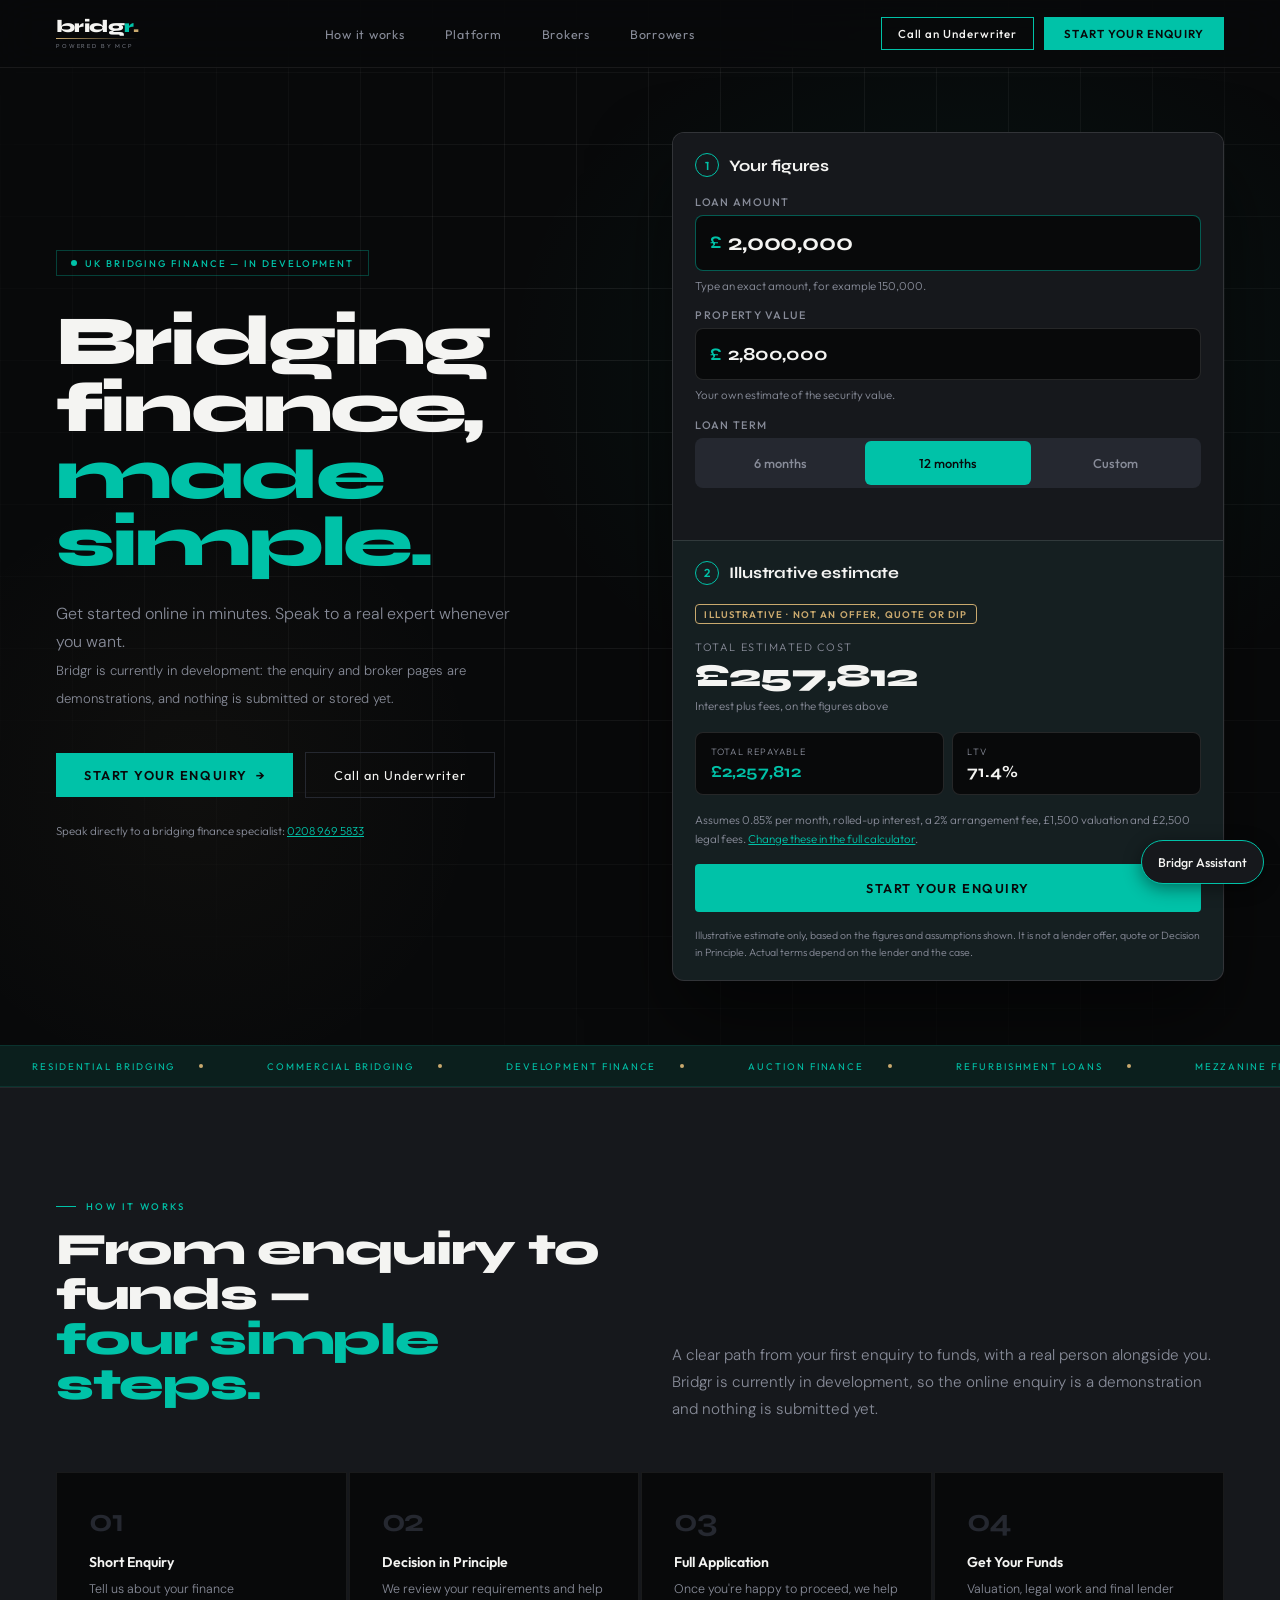
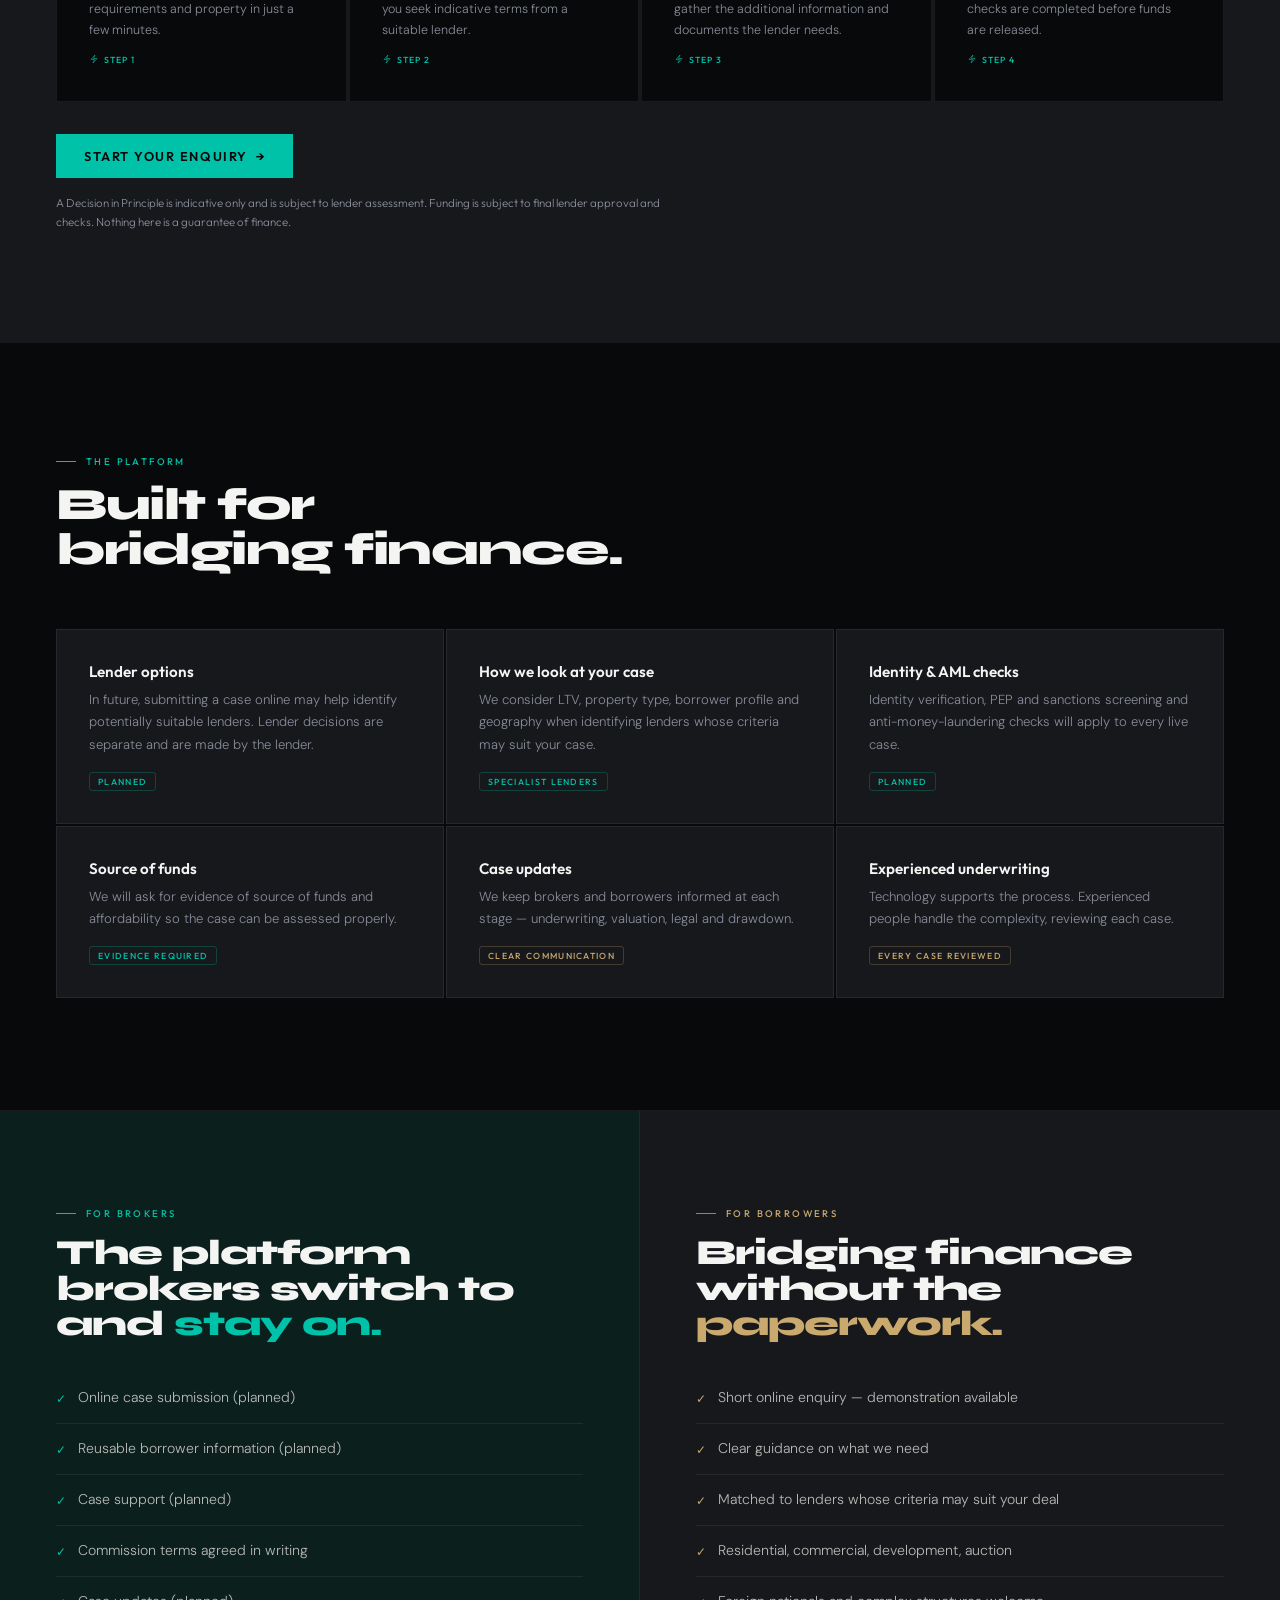
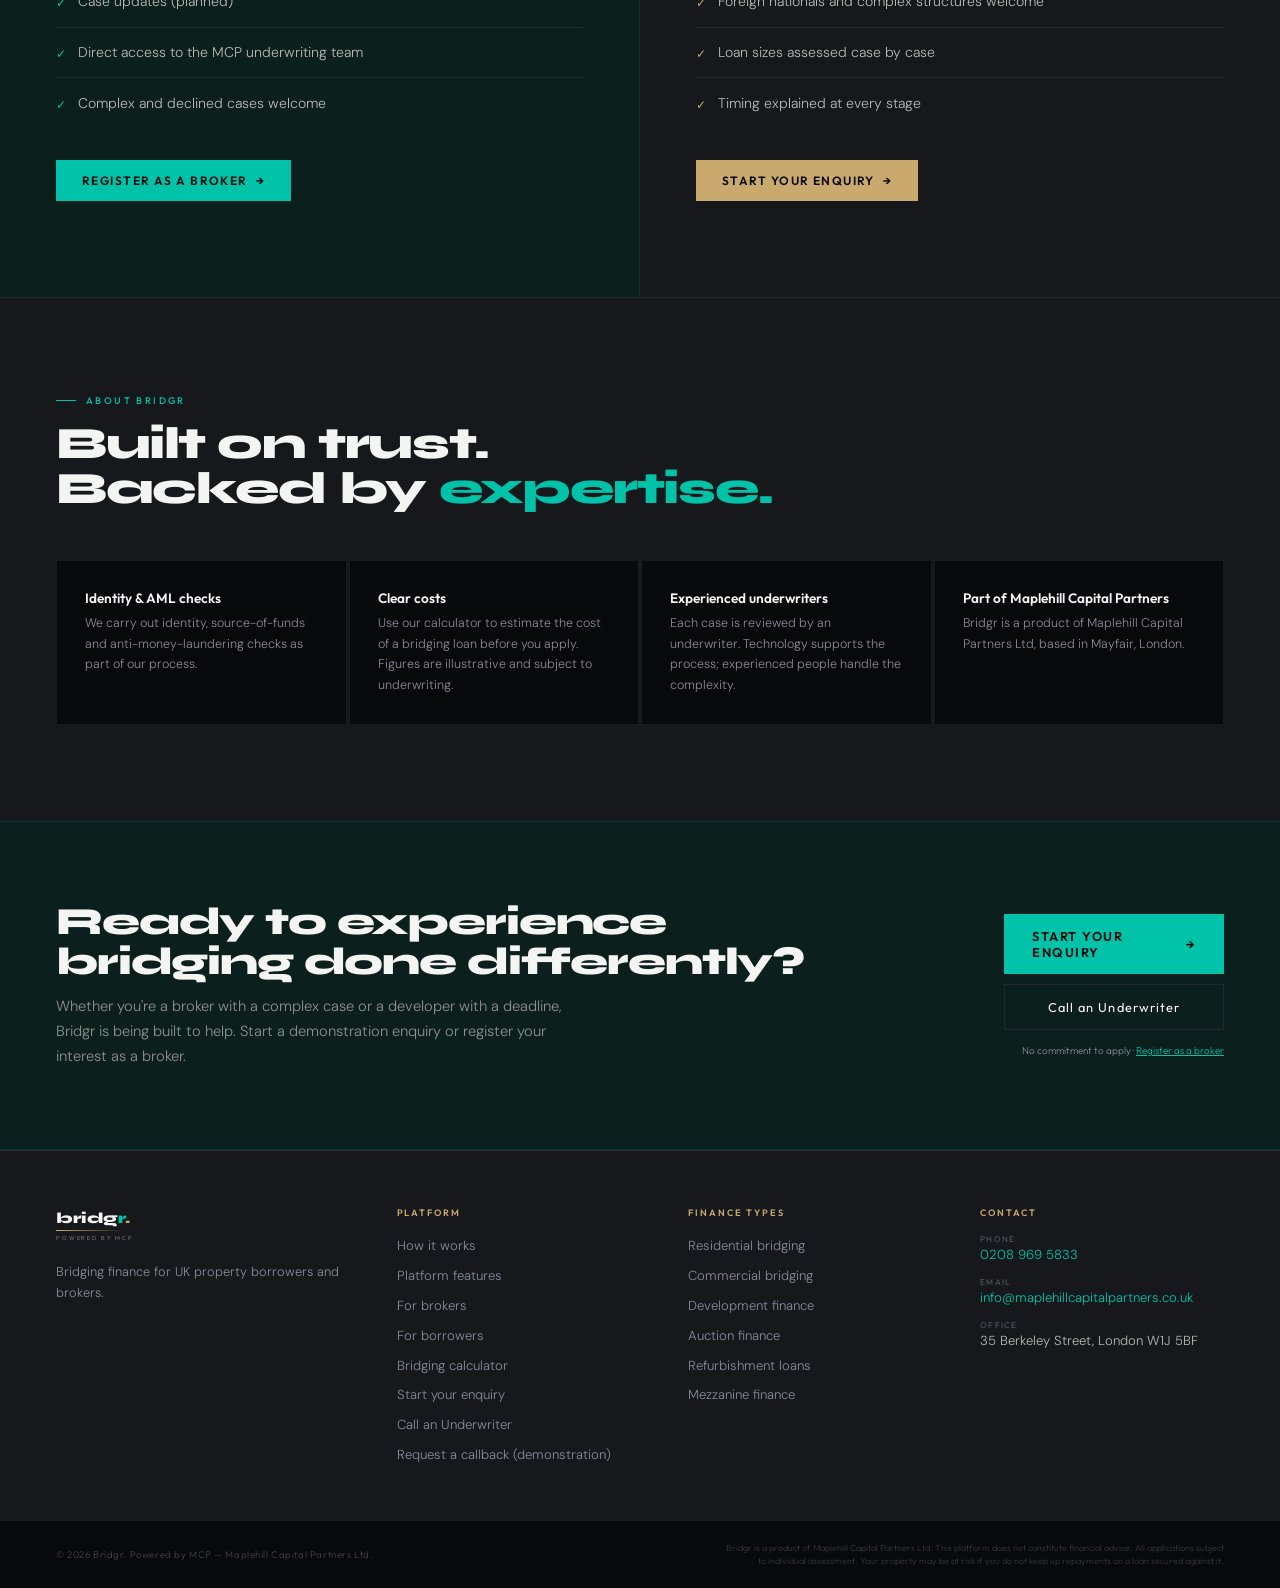
<file: index.html>
<!DOCTYPE html>
<html lang="en">
<head>
<meta charset="UTF-8">
<meta name="viewport" content="width=device-width, initial-scale=1.0">
<title>Bridgr — UK Bridging Finance</title>
<link href="https://fonts.googleapis.com/css2?family=Syne:wght@400;500;600;700;800&family=DM+Sans:wght@200;300;400;500&family=Outfit:wght@200;300;400;500;600&display=swap" rel="stylesheet">
<style>
:root {
  --void:#08090A;--carbon:#16181C;--graphite:#252830;
  --border:rgba(255,255,255,0.07);--border-md:rgba(255,255,255,0.12);
  --steel:#888C99;--chalk:#F4F4F2;--chalk-dim:#B8B8B4;
  --teal:#00C2A8;--teal-glow:rgba(0,194,168,0.12);
  --deep-teal:#0B1F1D;--gold:#C9A96E;--gold-dim:#8A7045;
}
*,*::before,*::after{box-sizing:border-box;margin:0;padding:0}
html{scroll-behavior:smooth}
body{background:var(--void);color:var(--chalk);font-family:'DM Sans',sans-serif;font-weight:300;-webkit-font-smoothing:antialiased;overflow-x:hidden}

/* LOGO */
.logo-wrap{display:flex;flex-direction:column;gap:3px;text-decoration:none}
.logo-wm{display:flex;align-items:baseline}
.logo-word{font-family:'Syne',sans-serif;font-weight:800;letter-spacing:-0.03em;color:var(--chalk);line-height:1}
.logo-word .a{color:var(--teal)}
.logo-dot{width:5px;height:5px;border-radius:50%;background:var(--gold);flex-shrink:0;margin-bottom:1px}
.logo-line{width:100%;height:1px;background:linear-gradient(90deg,var(--gold),transparent)}
.logo-sub{font-family:'Outfit',sans-serif;font-weight:300;font-size:0.36rem;letter-spacing:0.32em;text-transform:uppercase;color:var(--steel)}

/* NAV */
nav{position:fixed;top:0;left:0;right:0;z-index:100;height:68px;display:flex;align-items:center;justify-content:space-between;padding:0 3.5rem;background:rgba(8,9,10,0.9);backdrop-filter:blur(20px);border-bottom:1px solid var(--border)}
.nav-links{display:flex;align-items:center;gap:2.5rem;list-style:none}
.nav-links a{font-family:'Outfit',sans-serif;font-size:0.78rem;font-weight:400;letter-spacing:0.06em;color:var(--steel);text-decoration:none;transition:color 0.2s}
.nav-links a:hover{color:var(--chalk)}
.nav-actions{display:flex;align-items:center;gap:10px}
.nav-ghost{font-family:'Outfit',sans-serif;font-size:0.72rem;font-weight:400;letter-spacing:0.08em;color:var(--chalk);border:0.5px solid var(--graphite);padding:8px 18px;text-decoration:none;transition:border-color 0.2s}
.nav-ghost:hover{border-color:var(--steel)}
.nav-primary{font-family:'Outfit',sans-serif;font-size:0.72rem;font-weight:600;letter-spacing:0.1em;text-transform:uppercase;color:var(--void);background:var(--teal);padding:9px 20px;text-decoration:none;transition:background 0.2s}
.nav-primary:hover{background:#00D4B8}

/* HERO */
.hero{min-height:100vh;padding:68px 3.5rem 0;display:grid;grid-template-columns:1fr 1fr;gap:4rem;align-items:center;position:relative;overflow:hidden}
.hero-bg{position:absolute;inset:0;background:radial-gradient(ellipse 55% 55% at 75% 35%,rgba(0,194,168,0.07) 0%,transparent 65%),radial-gradient(ellipse 35% 45% at 15% 75%,rgba(201,169,110,0.04) 0%,transparent 65%);pointer-events:none}
.hero-grid{position:absolute;inset:0;background-image:linear-gradient(var(--border) 1px,transparent 1px),linear-gradient(90deg,var(--border) 1px,transparent 1px);background-size:72px 72px;mask-image:radial-gradient(ellipse 90% 90% at 60% 40%,black 20%,transparent 80%);pointer-events:none}
.hero-left{position:relative;z-index:1;padding:4rem 0}
.hero-badge{display:inline-flex;align-items:center;gap:8px;font-family:'Outfit',sans-serif;font-size:0.6rem;font-weight:500;letter-spacing:0.2em;text-transform:uppercase;color:var(--teal);border:0.5px solid rgba(0,194,168,0.3);padding:6px 14px;margin-bottom:2rem;animation:fadeUp 0.6s ease 0.1s both}
.badge-dot{width:6px;height:6px;border-radius:50%;background:var(--teal);animation:pulse 2s ease-in-out infinite}
.hero-h1{font-family:'Syne',sans-serif;font-weight:800;font-size:clamp(2.8rem,5.5vw,4.8rem);letter-spacing:-0.04em;line-height:0.95;color:var(--chalk);margin-bottom:1.5rem;animation:fadeUp 0.6s ease 0.2s both}
.hero-h1 .teal{color:var(--teal)}.hero-h1 .gold{color:var(--gold)}
.hero-sub{font-size:1rem;font-weight:300;color:var(--steel);line-height:1.75;max-width:480px;margin-bottom:2.5rem;animation:fadeUp 0.6s ease 0.3s both}
.hero-ctas{display:flex;align-items:center;gap:12px;margin-bottom:3rem;animation:fadeUp 0.6s ease 0.4s both}
.cta-p{font-family:'Outfit',sans-serif;font-weight:600;font-size:0.8rem;letter-spacing:0.12em;text-transform:uppercase;color:var(--void);background:var(--teal);padding:14px 28px;text-decoration:none;transition:background 0.2s,transform 0.15s;display:inline-flex;align-items:center;gap:8px}
.cta-p:hover{background:#00D4B8;transform:translateY(-1px)}.cta-p::after{content:'→'}
.cta-s{font-family:'Outfit',sans-serif;font-weight:400;font-size:0.8rem;letter-spacing:0.08em;color:var(--chalk);border:0.5px solid var(--graphite);padding:14px 28px;text-decoration:none;transition:border-color 0.2s}
.cta-s:hover{border-color:var(--steel)}
.hero-proof{display:flex;align-items:center;gap:2rem;animation:fadeUp 0.6s ease 0.5s both}
.proof-item{display:flex;flex-direction:column;gap:2px}
.proof-num{font-family:'Syne',sans-serif;font-weight:700;font-size:1.4rem;letter-spacing:-0.03em;color:var(--chalk);line-height:1}
.proof-num .t{color:var(--teal)}.proof-num .g{color:var(--gold)}
.proof-label{font-family:'Outfit',sans-serif;font-size:0.58rem;font-weight:300;letter-spacing:0.12em;text-transform:uppercase;color:var(--steel)}
.proof-div{width:1px;height:36px;background:var(--border-md)}
.hero-right{position:relative;z-index:1;padding:4rem 0;animation:fadeUp 0.6s ease 0.3s both}
.app-preview{background:var(--carbon);border:1px solid var(--border-md);border-radius:12px;overflow:hidden;box-shadow:0 40px 80px rgba(0,0,0,0.5)}
.app-bar{background:var(--void);border-bottom:1px solid var(--border);padding:0.85rem 1.25rem;display:flex;align-items:center;gap:1rem}
.app-dots{display:flex;gap:5px}.app-dots span{width:8px;height:8px;border-radius:50%;background:var(--graphite)}
.app-url{flex:1;background:var(--graphite);border-radius:4px;padding:4px 10px;font-family:'Outfit',sans-serif;font-size:0.62rem;color:var(--steel)}
.app-body{padding:1.5rem}
.app-ey{font-family:'Outfit',sans-serif;font-size:0.58rem;font-weight:500;letter-spacing:0.18em;text-transform:uppercase;color:var(--teal);margin-bottom:1rem}
.app-step{display:flex;align-items:center;gap:10px;margin-bottom:0.65rem}
.app-dot{width:8px;height:8px;border-radius:50%;flex-shrink:0}
.app-slabel{font-family:'Outfit',sans-serif;font-size:0.65rem;font-weight:400;color:var(--steel)}
.app-slabel.active{color:var(--chalk);font-weight:500}
.app-check{margin-left:auto;font-size:10px;color:var(--teal)}
.app-div{height:1px;background:var(--border);margin:1rem 0}
.app-cards{display:grid;grid-template-columns:1fr 1fr;gap:6px;margin-bottom:8px}
.app-card{background:var(--void);border:1px solid var(--border);border-radius:6px;padding:0.85rem}
.app-cl{font-family:'Outfit',sans-serif;font-size:0.52rem;font-weight:400;letter-spacing:0.15em;text-transform:uppercase;color:var(--steel);opacity:0.7;margin-bottom:3px}
.app-cv{font-family:'Syne',sans-serif;font-weight:700;font-size:1.2rem;letter-spacing:-0.03em;color:var(--chalk)}
.app-cs{font-size:0.62rem;color:var(--teal);margin-top:2px;font-family:'Outfit',sans-serif}
.app-match{background:rgba(0,194,168,0.06);border:1px solid rgba(0,194,168,0.2);border-radius:6px;padding:0.85rem 1rem;display:flex;justify-content:space-between;align-items:center}
.app-mb{font-family:'Outfit',sans-serif;font-size:0.48rem;font-weight:600;letter-spacing:0.15em;text-transform:uppercase;color:var(--teal);background:rgba(0,194,168,0.12);padding:2px 7px;border-radius:3px;margin-bottom:4px;display:inline-block}
.app-mn{font-family:'Outfit',sans-serif;font-size:0.75rem;font-weight:500;color:var(--chalk)}
.app-mr{font-size:0.62rem;color:var(--steel)}
.app-mp{font-family:'Syne',sans-serif;font-weight:700;font-size:1.2rem;color:var(--teal)}
.app-prog{margin-top:0.85rem}
.app-pr{display:flex;justify-content:space-between;margin-bottom:4px}
.app-pl{font-family:'Outfit',sans-serif;font-size:0.52rem;letter-spacing:0.12em;text-transform:uppercase;color:var(--steel)}
.app-pp{font-family:'Syne',sans-serif;font-size:0.6rem;font-weight:700;color:var(--teal)}
.app-pt{height:4px;background:var(--graphite);border-radius:2px;overflow:hidden}
.app-pf{height:100%;width:57%;background:var(--teal);border-radius:2px}

/* TICKER */
.ticker{background:var(--deep-teal);border-top:1px solid rgba(0,194,168,0.12);border-bottom:1px solid rgba(0,194,168,0.12);height:42px;overflow:hidden;display:flex;align-items:center}
.ticker-track{display:flex;white-space:nowrap;animation:ticker 35s linear infinite}
.ticker-item{display:flex;align-items:center;gap:1.5rem;padding:0 2rem;font-family:'Outfit',sans-serif;font-size:0.6rem;font-weight:400;letter-spacing:0.2em;text-transform:uppercase;color:var(--teal)}
.ticker-sep{width:4px;height:4px;border-radius:50%;background:var(--gold);flex-shrink:0}

/* SHARED */
.eyebrow{font-family:'Outfit',sans-serif;font-size:0.6rem;font-weight:500;letter-spacing:0.25em;text-transform:uppercase;color:var(--teal);margin-bottom:1rem;display:flex;align-items:center;gap:10px}
.eyebrow::before{content:'';width:20px;height:1px;background:var(--teal)}
.section-title{font-family:'Syne',sans-serif;font-weight:800;font-size:clamp(1.8rem,3.5vw,3rem);letter-spacing:-0.03em;line-height:1.0;color:var(--chalk);margin-bottom:1rem}
.section-title .teal{color:var(--teal)}.section-title .gold{color:var(--gold)}
.section-body{font-size:0.95rem;font-weight:300;color:var(--steel);line-height:1.8}
.reveal{opacity:0;transform:translateY(24px);transition:opacity 0.6s ease,transform 0.6s ease}
.reveal.visible{opacity:1;transform:translateY(0)}

/* HOW */
.how{padding:7rem 3.5rem;background:var(--carbon);border-top:1px solid var(--border)}
.how-header{display:grid;grid-template-columns:1fr 1fr;gap:4rem;align-items:end;margin-bottom:3rem}
.how-track{display:none}.how-track.active{display:grid;grid-template-columns:repeat(4,1fr);gap:2px}
.how-cta{display:flex;flex-direction:column;align-items:flex-start;gap:1rem;margin-top:2rem}
.how-note{font-family:'Outfit',sans-serif;font-size:0.72rem;font-weight:300;color:var(--steel);line-height:1.6;max-width:640px;margin:0}
.how-step{background:var(--void);border:1px solid var(--border);padding:2rem;position:relative;transition:border-color 0.3s}
.how-step:hover{border-color:rgba(0,194,168,0.25)}
.how-step:not(:last-child)::after{content:'→';position:absolute;right:-14px;top:50%;transform:translateY(-50%);color:var(--graphite);font-size:14px;z-index:1}
.how-num{font-family:'Syne',sans-serif;font-weight:700;font-size:2rem;letter-spacing:-0.04em;color:var(--graphite);line-height:1;margin-bottom:1rem}
.how-icon{display:none}
.how-title{font-family:'Outfit',sans-serif;font-weight:600;font-size:0.88rem;color:var(--chalk);margin-bottom:0.5rem}
.how-desc{font-size:0.78rem;font-weight:300;color:var(--steel);line-height:1.65}
.how-time{display:inline-flex;align-items:center;gap:5px;font-family:'Outfit',sans-serif;font-size:0.55rem;font-weight:500;letter-spacing:0.12em;text-transform:uppercase;color:var(--teal);margin-top:0.85rem}
.how-time::before{content:'';display:inline-block;width:10px;height:10px;background:url("data:image/svg+xml,%3Csvg xmlns='http://www.w3.org/2000/svg' width='20' height='20' viewBox='0 0 20 20' fill='none'%3E%3Cpath d='M12 2L4 11h7l-3 7 8-9h-7l3-7z' stroke='%2300C2A8' stroke-width='1.2' stroke-linejoin='round'/%3E%3C/svg%3E") center/contain no-repeat}

/* STATS */
.stats{background:var(--void);border-top:1px solid var(--border);border-bottom:1px solid var(--border);padding:4rem 3.5rem;display:grid;grid-template-columns:repeat(4,1fr)}
.stat-block{padding:0 2rem;border-right:1px solid var(--border)}.stat-block:first-child{padding-left:0}.stat-block:last-child{border-right:none}
.stat-num{font-family:'Syne',sans-serif;font-weight:800;font-size:2.8rem;letter-spacing:-0.04em;line-height:1;color:var(--chalk);margin-bottom:4px}
.stat-num .t{color:var(--teal)}.stat-num .g{color:var(--gold)}
.stat-label{font-family:'Outfit',sans-serif;font-size:0.6rem;font-weight:300;letter-spacing:0.18em;text-transform:uppercase;color:var(--steel)}

/* FEATURES */
.features{padding:7rem 3.5rem;background:var(--void)}
.features-grid{display:grid;grid-template-columns:repeat(3,1fr);gap:2px;margin-top:3.5rem}
.feat-card{background:var(--carbon);border:1px solid var(--border);padding:2rem;position:relative;overflow:hidden;transition:border-color 0.3s}
.feat-card::before{content:'';position:absolute;top:0;left:0;right:0;height:2px;background:var(--teal);transform:scaleX(0);transform-origin:left;transition:transform 0.3s}
.feat-card:hover::before{transform:scaleX(1)}.feat-card:hover{border-color:var(--border-md)}
.feat-card.ga::before{background:var(--gold)}
.feat-icon{width:40px;height:40px;border-radius:8px;background:var(--teal-glow);display:flex;align-items:center;justify-content:center;display:none}
.feat-card.ga .feat-icon{background:rgba(201,169,110,0.1)}
.feat-title{font-family:'Outfit',sans-serif;font-weight:600;font-size:0.95rem;color:var(--chalk);margin-bottom:0.5rem}
.feat-desc{font-size:0.82rem;font-weight:300;color:var(--steel);line-height:1.7}
.feat-tag{display:inline-block;font-family:'Outfit',sans-serif;font-size:0.55rem;font-weight:500;letter-spacing:0.15em;text-transform:uppercase;color:var(--teal);border:0.5px solid rgba(0,194,168,0.25);padding:3px 8px;border-radius:3px;margin-top:1rem}
.feat-card.ga .feat-tag{color:var(--gold);border-color:rgba(201,169,110,0.25)}

/* DUAL */
.dual{display:grid;grid-template-columns:1fr 1fr;border-top:1px solid var(--border)}
.dual-panel{padding:6rem 3.5rem}
.dual-panel.bk{background:var(--deep-teal);border-right:1px solid rgba(0,194,168,0.12)}
.dual-panel.bw{background:var(--carbon)}
.dual-list{list-style:none;display:flex;flex-direction:column;margin:2rem 0}
.dual-list li{display:flex;align-items:flex-start;gap:12px;padding:0.9rem 0;border-bottom:1px solid var(--border);font-size:0.88rem;font-weight:300;color:var(--chalk-dim);line-height:1.5}
.dual-list li:last-child{border-bottom:none}
.di{color:var(--teal);font-size:12px;flex-shrink:0;margin-top:3px}
.dual-panel.bw .di{color:var(--gold)}
.dcta{font-family:'Outfit',sans-serif;font-weight:600;font-size:0.75rem;letter-spacing:0.12em;text-transform:uppercase;color:var(--void);background:var(--teal);padding:13px 26px;text-decoration:none;display:inline-flex;align-items:center;gap:8px;transition:background 0.2s}
.dcta:hover{background:#00D4B8}.dcta::after{content:'→'}
.dcta.g{background:var(--gold)}.dcta.g:hover{background:#D4B47A}

/* TRUST */
.trust{padding:6rem 3.5rem;background:var(--carbon);border-top:1px solid var(--border)}
.trust-grid{display:grid;grid-template-columns:repeat(4,1fr);gap:2px;margin-top:3rem}
.trust-card{background:var(--void);border:1px solid var(--border);padding:1.75rem}
.trust-icon{display:none}
.trust-title{font-family:'Outfit',sans-serif;font-weight:600;font-size:0.85rem;color:var(--chalk);margin-bottom:0.4rem}
.trust-desc{font-size:0.78rem;font-weight:300;color:var(--steel);line-height:1.65}

/* TEAM */
.team{padding:7rem 3.5rem;background:var(--void);border-top:1px solid var(--border)}
.team-grid{display:grid;grid-template-columns:1fr 1fr;gap:2px;margin-top:3.5rem}
.team-card{background:var(--carbon);border:1px solid var(--border);padding:2.5rem;display:grid;grid-template-columns:68px 1fr;gap:1.5rem;align-items:start;transition:border-color 0.3s}
.team-card:hover{border-color:var(--border-md)}
.team-avatar{width:68px;height:68px;border-radius:4px;background:var(--deep-teal);border:1px solid rgba(0,194,168,0.2);display:flex;align-items:center;justify-content:center;flex-shrink:0}
.team-initials{font-family:'Syne',sans-serif;font-weight:700;font-size:1rem;color:var(--teal)}
.team-name{font-family:'Syne',sans-serif;font-weight:700;font-size:1.05rem;letter-spacing:-0.02em;color:var(--chalk);margin-bottom:3px}
.team-role{font-family:'Outfit',sans-serif;font-size:0.6rem;font-weight:500;letter-spacing:0.18em;text-transform:uppercase;color:var(--teal);margin-bottom:0.85rem}
.team-rule{width:24px;height:1px;background:var(--gold);margin-bottom:0.85rem}
.team-bio{font-size:0.82rem;font-weight:300;color:var(--steel);line-height:1.75}

/* CTA BAND */
.cta-band{background:var(--deep-teal);border-top:1px solid rgba(0,194,168,0.15);border-bottom:1px solid rgba(0,194,168,0.15);padding:5rem 3.5rem;display:grid;grid-template-columns:1fr auto;gap:4rem;align-items:center}
.cta-band-title{font-family:'Syne',sans-serif;font-weight:800;font-size:clamp(1.8rem,3vw,2.6rem);letter-spacing:-0.03em;line-height:1.05;color:var(--chalk);margin-bottom:0.75rem}
.cta-band-sub{font-size:0.92rem;font-weight:300;color:rgba(184,184,180,0.75);max-width:520px;line-height:1.7}
.cta-band-actions{display:flex;flex-direction:column;gap:10px;align-items:flex-end}

/* FOOTER */
footer{background:var(--carbon);border-top:1px solid var(--border);padding:3.5rem;display:grid;grid-template-columns:1.2fr 1fr 1fr 1fr;gap:3rem}
.footer-tagline{font-size:0.8rem;font-weight:300;color:var(--steel);margin-top:1.25rem;line-height:1.65}
.footer-col-title{font-family:'Outfit',sans-serif;font-size:0.58rem;font-weight:600;letter-spacing:0.2em;text-transform:uppercase;color:var(--gold);margin-bottom:1rem}
.footer-links{list-style:none;display:flex;flex-direction:column;gap:0.55rem}
.footer-links a{font-size:0.82rem;font-weight:300;color:var(--steel);text-decoration:none;transition:color 0.2s}
.footer-links a:hover{color:var(--chalk)}
.fci{display:flex;flex-direction:column;gap:2px;margin-bottom:0.85rem}
.fcl{font-family:'Outfit',sans-serif;font-size:0.52rem;font-weight:400;letter-spacing:0.15em;text-transform:uppercase;color:var(--steel);opacity:0.55}
.fcv{font-size:0.82rem;font-weight:300;color:var(--chalk-dim)}
.fcv a{color:var(--teal);text-decoration:none}
.footer-bottom{background:var(--void);border-top:1px solid var(--border);padding:1.25rem 3.5rem;display:flex;justify-content:space-between;align-items:center}
.footer-copy{font-family:'Outfit',sans-serif;font-size:0.6rem;font-weight:300;color:var(--steel);opacity:0.45;letter-spacing:0.06em}
.footer-reg{font-family:'Outfit',sans-serif;font-size:0.56rem;color:var(--steel);opacity:0.35;max-width:500px;text-align:right;line-height:1.5}

@keyframes fadeUp{from{opacity:0;transform:translateY(20px)}to{opacity:1;transform:translateY(0)}}
@keyframes ticker{from{transform:translateX(0)}to{transform:translateX(-50%)}}
@keyframes pulse{0%,100%{opacity:1;transform:scale(1)}50%{opacity:0.4;transform:scale(0.75)}}

@media(max-width:768px){
  nav{padding:0 1.5rem}.nav-links{display:none}
  .hero{grid-template-columns:1fr;padding:68px 1.5rem 3rem}.hero-right{display:block;padding:0 0 1rem}
  .how{padding:4rem 1.5rem}.how-header{grid-template-columns:1fr}
  .how-track.active{grid-template-columns:1fr 1fr}
  .stats{grid-template-columns:1fr 1fr;padding:3rem 1.5rem;gap:2rem}.stat-block{border-right:none;padding:0}
  .features{padding:4rem 1.5rem}.features-grid{grid-template-columns:1fr}
  .dual{grid-template-columns:1fr}.dual-panel{padding:4rem 1.5rem}
  .trust{padding:4rem 1.5rem}.trust-grid{grid-template-columns:1fr 1fr}
  .team{padding:4rem 1.5rem}.team-grid{grid-template-columns:1fr}.team-card{grid-template-columns:1fr}
  .cta-band{grid-template-columns:1fr;padding:4rem 1.5rem}.cta-band-actions{align-items:flex-start}
  footer{grid-template-columns:1fr;padding:3rem 1.5rem}
  .how-step:not(:last-child)::after{display:none}
  .how-track.active{grid-template-columns:1fr}.how-step{padding:1.5rem}
  .footer-bottom{flex-direction:column;gap:0.5rem;text-align:center;padding:1.25rem 1.5rem}.footer-reg{text-align:center}
}
@media (prefers-reduced-motion:reduce){*,*::before,*::after{animation-duration:0.01ms!important;animation-iteration-count:1!important;transition-duration:0.01ms!important;scroll-behavior:auto!important}}
</style>
<link rel="stylesheet" href="concierge.css">
<link rel="stylesheet" href="calc.css">
<link rel="icon" type="image/svg+xml" href="favicon.svg">
</head>
<body>

<nav>
  <a href="index.html" class="logo-wrap">
    <div class="logo-wm">
      <div class="logo-word" style="font-size:1.1rem">bridg<span class="a">r</span><span style="color:var(--gold)">.</span></div>
    </div>
    <div class="logo-line"></div>
    <div class="logo-sub">Powered by MCP</div>
  </a>
  <ul class="nav-links">
    <li><a href="#how">How it works</a></li>
    <li><a href="#platform">Platform</a></li>
    <li><a href="brokers.html">Brokers</a></li>
    <li><a href="#borrowers">Borrowers</a></li>
  </ul>
  <div class="nav-actions">
    <a href="contact.html" class="nav-uw" data-uw>Call an Underwriter</a>
    <a href="apply.html" class="nav-primary">Start your enquiry</a>
  </div>
</nav>

<section class="hero">
  <div class="hero-bg"></div>
  <div class="hero-grid"></div>
  <div class="hero-left">
    <div class="hero-badge"><span class="badge-dot"></span>UK Bridging Finance — in development</div>
    <h1 class="hero-h1">Bridging finance,<br><span class="teal">made simple.</span></h1>
    <p class="hero-sub">Get started online in minutes. Speak to a real expert whenever you want.<br><span style="font-size:0.82rem">Bridgr is currently in development: the enquiry and broker pages are demonstrations, and nothing is submitted or stored yet.</span></p>
    <div class="hero-ctas">
      <a href="apply.html" class="cta-p">Start your enquiry</a>
      <a href="contact.html" class="cta-s" data-uw>Call an Underwriter</a>
    </div>
    <p class="bx-sub" style="margin-top:-1.5rem;margin-bottom:1.5rem">Speak directly to a bridging finance specialist: <a href="tel:+442089695833" data-phone-link style="color:var(--teal)">0208 969 5833</a></p>
  </div>
  <div class="hero-right">
    <div data-bridgr-calc="compact"></div>
  </div>
</section>

<div class="ticker">
  <div class="ticker-track">
    <div class="ticker-item"><span>Residential Bridging</span><div class="ticker-sep"></div></div>
    <div class="ticker-item"><span>Commercial Bridging</span><div class="ticker-sep"></div></div>
    <div class="ticker-item"><span>Development Finance</span><div class="ticker-sep"></div></div>
    <div class="ticker-item"><span>Auction Finance</span><div class="ticker-sep"></div></div>
    <div class="ticker-item"><span>Refurbishment Loans</span><div class="ticker-sep"></div></div>
    <div class="ticker-item"><span>Mezzanine Finance</span><div class="ticker-sep"></div></div>
    <div class="ticker-item"><span>Foreign Nationals</span><div class="ticker-sep"></div></div>
    <div class="ticker-item"><span>Residential Bridging</span><div class="ticker-sep"></div></div>
    <div class="ticker-item"><span>Commercial Bridging</span><div class="ticker-sep"></div></div>
    <div class="ticker-item"><span>Development Finance</span><div class="ticker-sep"></div></div>
    <div class="ticker-item"><span>Auction Finance</span><div class="ticker-sep"></div></div>
    <div class="ticker-item"><span>Refurbishment Loans</span><div class="ticker-sep"></div></div>
    <div class="ticker-item"><span>Mezzanine Finance</span><div class="ticker-sep"></div></div>
    <div class="ticker-item"><span>Foreign Nationals</span><div class="ticker-sep"></div></div>
  </div>
</div>

<section class="how" id="how">
  <div class="how-header">
    <div class="reveal"><div class="eyebrow">How it works</div><h2 class="section-title">From enquiry to funds —<br><span class="teal">four simple steps.</span></h2></div>
    <p class="section-body reveal">A clear path from your first enquiry to funds, with a real person alongside you. Bridgr is currently in development, so the online enquiry is a demonstration and nothing is submitted yet.</p>
  </div>
  <div class="how-track active" id="track-main">
    <div class="how-step reveal"><div class="how-num">01</div><div class="how-title">Short Enquiry</div><div class="how-desc">Tell us about your finance requirements and property in just a few minutes.</div><div class="how-time">Step 1</div></div>
    <div class="how-step reveal"><div class="how-num">02</div><div class="how-title">Decision in Principle</div><div class="how-desc">We review your requirements and help you seek indicative terms from a suitable lender.</div><div class="how-time">Step 2</div></div>
    <div class="how-step reveal"><div class="how-num">03</div><div class="how-title">Full Application</div><div class="how-desc">Once you're happy to proceed, we help gather the additional information and documents the lender needs.</div><div class="how-time">Step 3</div></div>
    <div class="how-step reveal"><div class="how-num">04</div><div class="how-title">Get Your Funds</div><div class="how-desc">Valuation, legal work and final lender checks are completed before funds are released.</div><div class="how-time">Step 4</div></div>
  </div>
  <div class="how-cta reveal">
    <a href="apply.html" class="cta-p">Start your enquiry</a>
    <p class="how-note">A Decision in Principle is indicative only and is subject to lender assessment. Funding is subject to final lender approval and checks. Nothing here is a guarantee of finance.</p>
  </div>
</section>

<section class="features" id="platform">
  <div class="reveal"><div class="eyebrow">The platform</div><h2 class="section-title">Built for<br>bridging finance.</h2></div>
  <div class="features-grid">
    <div class="feat-card reveal"><div class="feat-icon"><svg width="20" height="20" viewBox="0 0 20 20" fill="none"><path d="M12 2L4 11h7l-3 7 8-9h-7l3-7z" stroke="#00C2A8" stroke-width="1.2" fill="none" stroke-linejoin="round"/></svg></div><div class="feat-title">Lender options</div><div class="feat-desc">In future, submitting a case online may help identify potentially suitable lenders. Lender decisions are separate and are made by the lender.</div><div class="feat-tag">Planned</div></div>
    <div class="feat-card reveal"><div class="feat-icon"><svg width="20" height="20" viewBox="0 0 20 20" fill="none"><circle cx="10" cy="10" r="7.5" stroke="#00C2A8" stroke-width="1.2" fill="none"/><circle cx="10" cy="10" r="4.5" stroke="#00C2A8" stroke-width="1.2" fill="none" opacity="0.5"/><circle cx="10" cy="10" r="1.5" fill="#00C2A8"/></svg></div><div class="feat-title">How we look at your case</div><div class="feat-desc">We consider LTV, property type, borrower profile and geography when identifying lenders whose criteria may suit your case.</div><div class="feat-tag">Specialist lenders</div></div>
    <div class="feat-card reveal"><div class="feat-icon"><svg width="20" height="20" viewBox="0 0 20 20" fill="none"><rect x="4" y="9" width="12" height="9" rx="1.5" stroke="#00C2A8" stroke-width="1.2" fill="none"/><path d="M7 9V6.5a3 3 0 016 0V9" stroke="#00C2A8" stroke-width="1.2" stroke-linecap="round" fill="none"/><circle cx="10" cy="13.5" r="1.2" fill="#00C2A8"/></svg></div><div class="feat-title">Identity & AML checks</div><div class="feat-desc">Identity verification, PEP and sanctions screening and anti-money-laundering checks will apply to every live case.</div><div class="feat-tag">Planned</div></div>
    <div class="feat-card reveal"><div class="feat-icon"><svg width="20" height="20" viewBox="0 0 20 20" fill="none"><path d="M3 17h14M3 9h14M10 3L3 7h14L10 3z" stroke="#00C2A8" stroke-width="1.2" fill="none" stroke-linejoin="round"/><path d="M5 9v8M10 9v8M15 9v8" stroke="#00C2A8" stroke-width="1.2" stroke-linecap="round"/></svg></div><div class="feat-title">Source of funds</div><div class="feat-desc">We will ask for evidence of source of funds and affordability so the case can be assessed properly.</div><div class="feat-tag">Evidence required</div></div>
    <div class="feat-card ga reveal"><div class="feat-icon"><svg width="20" height="20" viewBox="0 0 20 20" fill="none"><path d="M3 17V7M8 17V4M13 17v-6M18 17v-9" stroke="#00C2A8" stroke-width="1.5" stroke-linecap="round"/></svg></div><div class="feat-title">Case updates</div><div class="feat-desc">We keep brokers and borrowers informed at each stage — underwriting, valuation, legal and drawdown.</div><div class="feat-tag">Clear communication</div></div>
    <div class="feat-card ga reveal"><div class="feat-icon"><svg width="20" height="20" viewBox="0 0 20 20" fill="none"><circle cx="10" cy="7" r="4" stroke="#C9A96E" stroke-width="1.2" fill="none"/><path d="M2 18c0-4.418 3.582-8 8-8s8 3.582 8 8" stroke="#C9A96E" stroke-width="1.2" stroke-linecap="round" fill="none"/></svg></div><div class="feat-title">Experienced underwriting</div><div class="feat-desc">Technology supports the process. Experienced people handle the complexity, reviewing each case.</div><div class="feat-tag">Every case reviewed</div></div>
  </div>
</section>

<div class="dual" id="brokers">
  <div class="dual-panel bk">
    <div class="eyebrow reveal">For brokers</div>
    <h2 class="section-title reveal" style="font-size:clamp(1.6rem,2.8vw,2.2rem)">The platform<br>brokers switch to<br>and <span class="teal">stay on.</span></h2>
    <ul class="dual-list reveal">
      <li><span class="di">✓</span>Online case submission (planned)</li>
      <li><span class="di">✓</span>Reusable borrower information (planned)</li>
      <li><span class="di">✓</span>Case support (planned)</li>
      <li><span class="di">✓</span>Commission terms agreed in writing</li>
      <li><span class="di">✓</span>Case updates (planned)</li>
      <li><span class="di">✓</span>Direct access to the MCP underwriting team</li>
      <li><span class="di">✓</span>Complex and declined cases welcome</li>
    </ul>
    <a href="brokers.html" class="dcta reveal">Register as a broker</a>
  </div>
  <div class="dual-panel bw" id="borrowers">
    <div class="eyebrow reveal" style="color:var(--gold)">For borrowers</div>
    <h2 class="section-title reveal" style="font-size:clamp(1.6rem,2.8vw,2.2rem)">Bridging finance<br>without the<br><span class="gold">paperwork.</span></h2>
    <ul class="dual-list reveal">
      <li><span class="di">✓</span>Short online enquiry — demonstration available</li>
      <li><span class="di">✓</span>Clear guidance on what we need</li>
      <li><span class="di">✓</span>Matched to lenders whose criteria may suit your deal</li>
      <li><span class="di">✓</span>Residential, commercial, development, auction</li>
      <li><span class="di">✓</span>Foreign nationals and complex structures welcome</li>
      <li><span class="di">✓</span>Loan sizes assessed case by case</li>
      <li><span class="di">✓</span>Timing explained at every stage</li>
    </ul>
    <a href="apply.html" class="dcta g reveal">Start your enquiry</a>
  </div>
</div>

<section class="trust">
  <div class="reveal"><div class="eyebrow">About Bridgr</div><h2 class="section-title">Built on trust.<br>Backed by <span class="teal">expertise.</span></h2></div>
  <div class="trust-grid">
    <div class="trust-card reveal"><div class="trust-icon"><svg width="20" height="20" viewBox="0 0 20 20" fill="none"><rect x="4" y="9" width="12" height="9" rx="1.5" stroke="#00C2A8" stroke-width="1.2" fill="none"/><path d="M7 9V6.5a3 3 0 016 0V9" stroke="#00C2A8" stroke-width="1.2" stroke-linecap="round" fill="none"/><path d="M10 12v2" stroke="#00C2A8" stroke-width="1.2" stroke-linecap="round"/><circle cx="10" cy="12" r="1" fill="#00C2A8"/></svg></div><div class="trust-title">Identity &amp; AML checks</div><div class="trust-desc">We carry out identity, source-of-funds and anti-money-laundering checks as part of our process.</div></div>
    <div class="trust-card reveal"><div class="trust-icon"><svg width="20" height="20" viewBox="0 0 20 20" fill="none"><path d="M10 3v14M7 17h6" stroke="#00C2A8" stroke-width="1.2" stroke-linecap="round"/><path d="M10 5L4 8l2 4a4 4 0 004 0l2-4-4-3z" stroke="#00C2A8" stroke-width="1.2" fill="none" stroke-linejoin="round"/><path d="M10 5l6 3-2 4a4 4 0 01-4 0l2-4-4-3z" stroke="#00C2A8" stroke-width="1.2" fill="none" stroke-linejoin="round"/></svg></div><div class="trust-title">Clear costs</div><div class="trust-desc">Use our calculator to estimate the cost of a bridging loan before you apply. Figures are illustrative and subject to underwriting.</div></div>
    <div class="trust-card reveal"><div class="trust-icon"><svg width="20" height="20" viewBox="0 0 20 20" fill="none"><path d="M10 3C7 3 4 5.5 4 8.5c0 1.5.6 2.8 1.5 3.8V15h9v-2.7C15.4 11.3 16 10 16 8.5 16 5.5 13 3 10 3z" stroke="#C9A96E" stroke-width="1.2" fill="none"/><path d="M7 15v2M13 15v2M7.5 8.5c.5-1 2-1.5 2.5 0" stroke="#C9A96E" stroke-width="1.2" stroke-linecap="round"/></svg></div><div class="trust-title">Experienced underwriters</div><div class="trust-desc">Each case is reviewed by an underwriter. Technology supports the process; experienced people handle the complexity.</div></div>
    <div class="trust-card reveal"><div class="trust-icon"><svg width="20" height="20" viewBox="0 0 20 20" fill="none"><path d="M2 17h16M2 8h16M10 2L2 6h16L10 2z" stroke="#C9A96E" stroke-width="1.2" fill="none" stroke-linejoin="round"/><path d="M4 8v9M8 8v9M12 8v9M16 8v9" stroke="#C9A96E" stroke-width="1.2" stroke-linecap="round"/></svg></div><div class="trust-title">Part of Maplehill Capital Partners</div><div class="trust-desc">Bridgr is a product of Maplehill Capital Partners Ltd, based in Mayfair, London.</div></div>
  </div>
</section>

<div class="cta-band">
  <div>
    <h2 class="cta-band-title">Ready to experience<br>bridging done differently?</h2>
    <p class="cta-band-sub">Whether you're a broker with a complex case or a developer with a deadline, Bridgr is being built to help. Start a demonstration enquiry or register your interest as a broker.</p>
  </div>
  <div class="cta-band-actions">
    <a href="apply.html" class="cta-p" style="width:220px;justify-content:center">Start your enquiry</a>
    <a href="contact.html" class="cta-s" style="width:220px;text-align:center" data-uw>Call an Underwriter</a>
    <div style="font-family:'Outfit',sans-serif;font-size:0.62rem;color:var(--steel);text-align:center;margin-top:4px">No commitment to apply · <a href="brokers.html" style="color:var(--teal)">Register as a broker</a></div>
  </div>
</div>

<footer>
  <div>
    <a href="index.html" class="logo-wrap" style="display:inline-flex;flex-direction:column;gap:3px">
      <div class="logo-wm"><div class="logo-word" style="font-size:0.95rem">bridg<span class="a">r</span><span style="color:var(--gold)">.</span></div></div>
      <div class="logo-line" style="width:70px"></div>
      <div class="logo-sub">Powered by MCP</div>
    </a>
    <p class="footer-tagline">Bridging finance for UK property borrowers and brokers.</p>
  </div>
  <div>
    <div class="footer-col-title">Platform</div>
    <ul class="footer-links">
      <li><a href="#how">How it works</a></li>
      <li><a href="#platform">Platform features</a></li>
      <li><a href="#brokers">For brokers</a></li>
      <li><a href="#borrowers">For borrowers</a></li>
      <li><a href="calculator.html">Bridging calculator</a></li>
      <li><a href="apply.html">Start your enquiry</a></li>
      <li><a href="contact.html" data-uw>Call an Underwriter</a></li>
      <li><a href="contact.html" data-callback>Request a callback (demonstration)</a></li>
    </ul>
  </div>
  <div>
    <div class="footer-col-title">Finance types</div>
    <ul class="footer-links">
      <li><a href="residential-bridging.html">Residential bridging</a></li>
      <li><a href="commercial-bridging.html">Commercial bridging</a></li>
      <li><a href="development-finance.html">Development finance</a></li>
      <li><a href="auction-finance.html">Auction finance</a></li>
      <li><a href="refurbishment-loans.html">Refurbishment loans</a></li>
      <li><a href="mezzanine-finance.html">Mezzanine finance</a></li>
    </ul>
  </div>
  <div>
    <div class="footer-col-title">Contact</div>
    <div class="fci"><span class="fcl">Phone</span><span class="fcv"><a href="tel:+442089695833" data-phone-link>0208 969 5833</a></span></div>
    <div class="fci"><span class="fcl">Email</span><span class="fcv"><a href="mailto:info@maplehillcapitalpartners.co.uk">info@maplehillcapitalpartners.co.uk</a></span></div>
    <div class="fci"><span class="fcl">Office</span><span class="fcv">35 Berkeley Street, London W1J 5BF</span></div>
  </div>
</footer>
<div class="footer-bottom">
  <span class="footer-copy">© 2026 Bridgr. Powered by MCP — Maplehill Capital Partners Ltd.</span>
  <span class="footer-reg">Bridgr is a product of Maplehill Capital Partners Ltd. This platform does not constitute financial advice. All applications subject to individual assessment. Your property may be at risk if you do not keep up repayments on a loan secured against it.</span>
</div>

<script>
const obs=new IntersectionObserver(entries=>{entries.forEach(e=>{if(e.isIntersecting){e.target.classList.add('visible');obs.unobserve(e.target)}})},{threshold:0.12});
document.querySelectorAll('.reveal').forEach(el=>obs.observe(el));
</script>
<script src="calc-core.js" defer></script>
<script src="concierge.js" defer></script>
<script src="mobile-nav.js" defer></script>
</body>
</html>
</file>
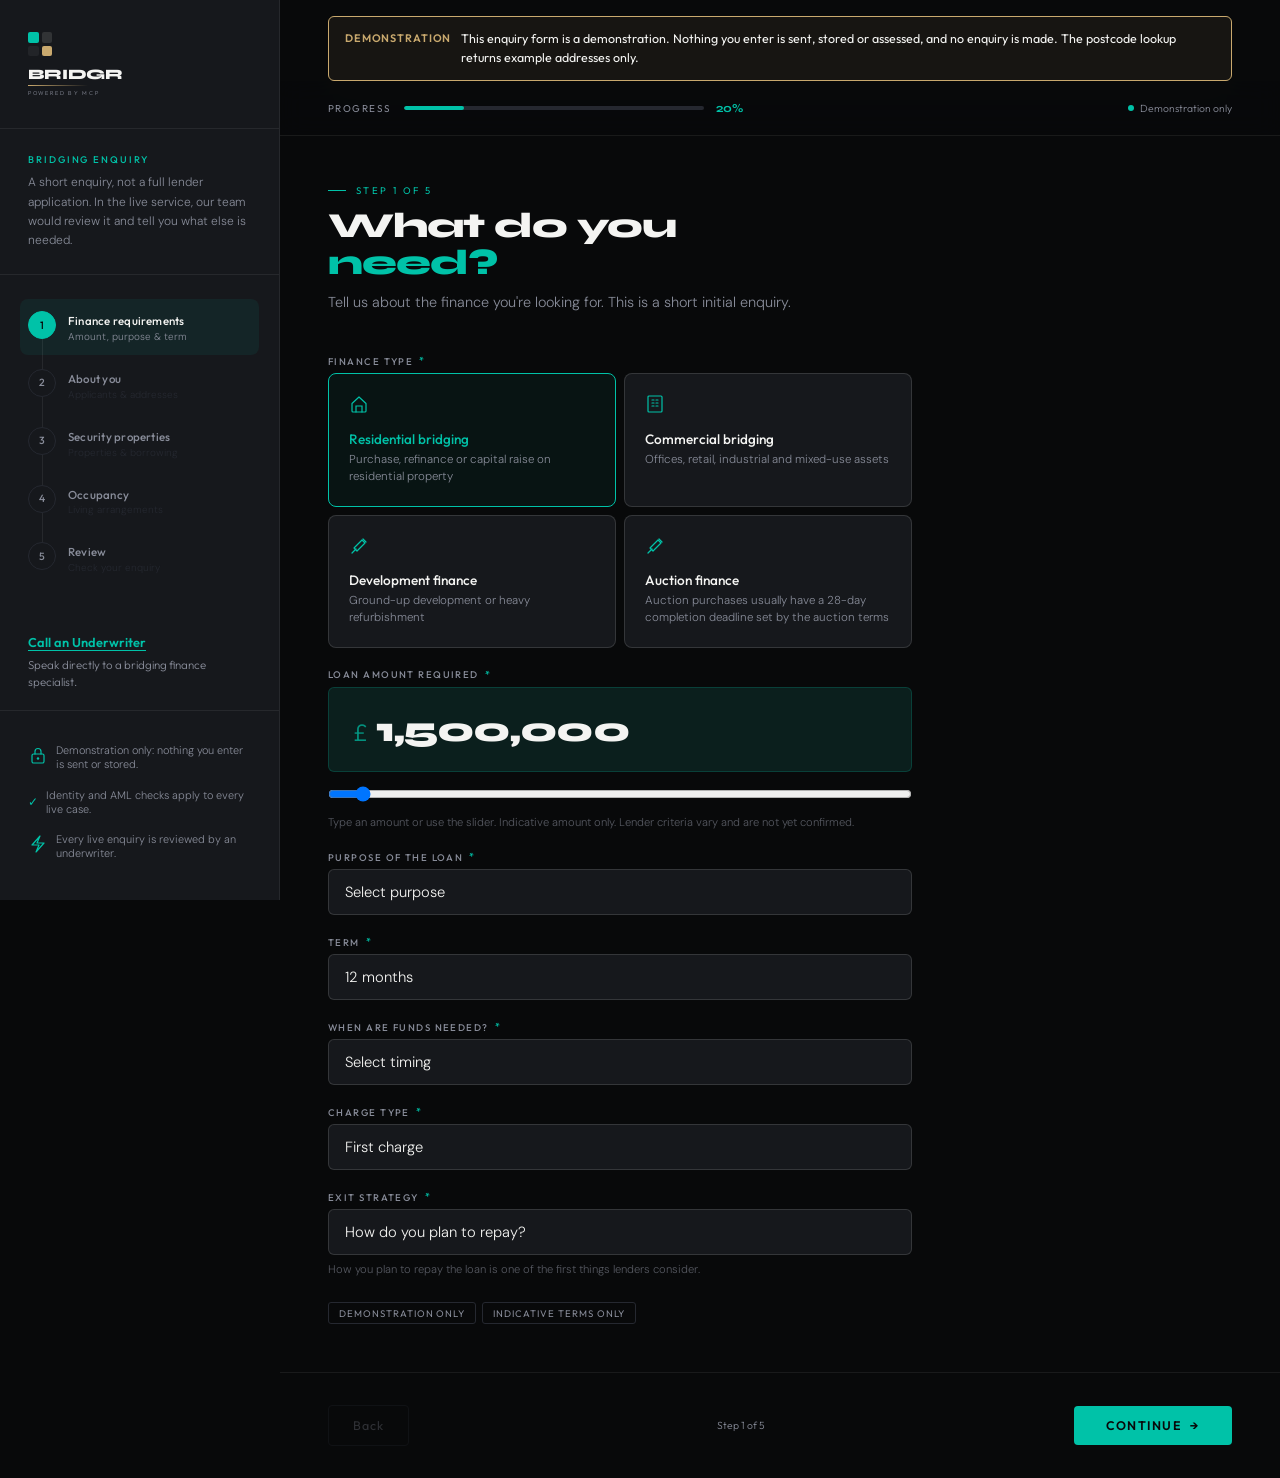
<file: apply.html>
<!DOCTYPE html>
<html lang="en">
<head>
<meta charset="UTF-8">
<meta name="viewport" content="width=device-width, initial-scale=1.0">
<title>Bridging Enquiry (Demonstration) — Bridgr</title>
<link href="https://fonts.googleapis.com/css2?family=Syne:wght@400;600;700;800&family=DM+Sans:wght@200;300;400;500&family=Outfit:wght@200;300;400;500;600&display=swap" rel="stylesheet">
<style>
:root {
  --void:      #08090A;
  --carbon:    #16181C;
  --graphite:  #252830;
  --border:    rgba(255,255,255,0.07);
  --border-md: rgba(255,255,255,0.13);
  --steel:     #888C99;
  --chalk:     #F4F4F2;
  --chalk-dim: #B8B8B4;
  --teal:      #00C2A8;
  --teal-dark: #009988;
  --deep-teal: #0B1F1D;
  --gold:      #C9A96E;
  --gold-dim:  #8A7045;
  --success:   #3ABF8A;
  --error:     #E05252;
  --warning:   #E09A3A;
}

*, *::before, *::after { box-sizing: border-box; margin: 0; padding: 0; }
html { scroll-behavior: smooth; }

body {
  background: var(--void);
  color: var(--chalk);
  font-family: 'DM Sans', sans-serif;
  font-weight: 300;
  min-height: 100vh;
  -webkit-font-smoothing: antialiased;
}

/* ── LAYOUT ── */
.app-shell {
  display: grid;
  grid-template-columns: 280px 1fr;
  min-height: 100vh;
}

/* ── SIDEBAR ── */
.sidebar {
  background: var(--carbon);
  border-right: 1px solid var(--border);
  padding: 2rem 0;
  display: flex;
  flex-direction: column;
  position: fixed;
  top: 0; left: 0;
  width: 280px;
  height: 100vh;
  overflow-y: auto;
  z-index: 10;
}

a.sidebar-logo { display: block; text-decoration: none; color: inherit; }
.sidebar-logo {
  padding: 0 1.75rem 2rem;
  border-bottom: 1px solid var(--border);
  margin-bottom: 1.5rem;
}
.logo-mark {
  display: grid;
  grid-template-columns: 1fr 1fr;
  gap: 3px;
  width: 24px;
  height: 24px;
  margin-bottom: 0.75rem;
}
.logo-mark span { border-radius: 2px; display: block; }
.logo-name {
  font-family: 'Syne', sans-serif;
  font-weight: 800;
  font-size: 0.9rem;
  letter-spacing: -0.01em;
  color: var(--chalk);
  line-height: 1;
}
.logo-line {
  width: 60px;
  height: 1px;
  background: linear-gradient(90deg, var(--gold), transparent);
  margin: 3px 0;
}
.logo-sub {
  font-family: 'Outfit', sans-serif;
  font-size: 0.35rem;
  font-weight: 300;
  letter-spacing: 0.3em;
  text-transform: uppercase;
  color: var(--steel);
}

.sidebar-intro {
  padding: 0 1.75rem 1.5rem;
  border-bottom: 1px solid var(--border);
  margin-bottom: 1.5rem;
}
.sidebar-intro-title {
  font-family: 'Outfit', sans-serif;
  font-size: 0.6rem;
  font-weight: 500;
  letter-spacing: 0.2em;
  text-transform: uppercase;
  color: var(--teal);
  margin-bottom: 0.5rem;
}
.sidebar-intro-body {
  font-size: 0.75rem;
  font-weight: 300;
  color: var(--steel);
  line-height: 1.6;
}

/* Steps nav */
.steps-nav {
  padding: 0 1.25rem;
  flex: 1;
}
.step-item {
  display: flex;
  align-items: flex-start;
  gap: 12px;
  padding: 0.75rem 0.5rem;
  border-radius: 8px;
  cursor: pointer;
  transition: background 0.2s;
  margin-bottom: 2px;
  position: relative;
}
.step-item:not(:last-child)::after {
  content: '';
  position: absolute;
  left: calc(0.5rem + 14px);
  top: calc(0.75rem + 28px);
  width: 1px;
  height: calc(100% - 12px);
  background: var(--border);
}
.step-item.active { background: rgba(0,194,168,0.08); }
.step-item.done { cursor: pointer; }

.step-circle {
  width: 28px;
  height: 28px;
  border-radius: 50%;
  border: 1px solid var(--graphite);
  display: flex;
  align-items: center;
  justify-content: center;
  font-family: 'Outfit', sans-serif;
  font-size: 0.65rem;
  font-weight: 500;
  color: var(--steel);
  flex-shrink: 0;
  transition: all 0.3s;
  background: var(--carbon);
  position: relative;
  z-index: 1;
}
.step-item.active .step-circle {
  border-color: var(--teal);
  background: var(--teal);
  color: var(--void);
}
.step-item.done .step-circle {
  border-color: var(--success);
  background: rgba(58,191,138,0.15);
  color: var(--success);
}

.step-info { flex: 1; padding-top: 3px; }
.step-label {
  font-family: 'Outfit', sans-serif;
  font-size: 0.72rem;
  font-weight: 500;
  color: var(--steel);
  letter-spacing: 0.02em;
  transition: color 0.2s;
  line-height: 1.2;
}
.step-item.active .step-label { color: var(--chalk); }
.step-item.done .step-label { color: var(--chalk-dim); }
.step-sublabel {
  font-size: 0.62rem;
  font-weight: 300;
  color: var(--graphite);
  margin-top: 2px;
  transition: color 0.2s;
}
.step-item.active .step-sublabel { color: var(--steel); }
.step-item.done .step-sublabel { color: var(--graphite); }

/* Trust badges */
.sidebar-trust {
  padding: 1.5rem 1.75rem 0;
  border-top: 1px solid var(--border);
  margin-top: auto;
}
.trust-item {
  display: flex;
  align-items: center;
  gap: 8px;
  padding: 0.5rem 0;
}
.trust-icon { font-size: 12px; color: var(--teal); flex-shrink: 0; }
.trust-text { font-size: 0.68rem; font-weight: 300; color: var(--steel); line-height: 1.3; }

/* ── MAIN CONTENT ── */
.main {
  margin-left: 280px;
  min-height: 100vh;
  display: flex;
  flex-direction: column;
}

/* Top bar */
.topbar {
  padding: 1.25rem 3rem;
  border-bottom: 1px solid var(--border);
  display: flex;
  align-items: center;
  justify-content: space-between;
  background: rgba(8,9,10,0.8);
  backdrop-filter: blur(12px);
  position: sticky;
  top: 0;
  z-index: 5;
}
.topbar-progress {
  display: flex;
  align-items: center;
  gap: 12px;
  flex: 1;
}
.progress-label {
  font-family: 'Outfit', sans-serif;
  font-size: 0.62rem;
  font-weight: 400;
  letter-spacing: 0.15em;
  text-transform: uppercase;
  color: var(--steel);
  white-space: nowrap;
}
.progress-track {
  flex: 1;
  max-width: 300px;
  height: 4px;
  background: var(--graphite);
  border-radius: 2px;
  overflow: hidden;
}
.progress-fill {
  height: 100%;
  background: var(--teal);
  border-radius: 2px;
  transition: width 0.5s ease;
}
.progress-pct {
  font-family: 'Syne', sans-serif;
  font-size: 0.75rem;
  font-weight: 700;
  color: var(--teal);
}
.topbar-time {
  display: flex;
  align-items: center;
  gap: 6px;
  font-family: 'Outfit', sans-serif;
  font-size: 0.65rem;
  font-weight: 300;
  color: var(--steel);
}
.topbar-time-dot {
  width: 6px;
  height: 6px;
  border-radius: 50%;
  background: var(--teal);
  animation: pulse 2s ease-in-out infinite;
}
@keyframes pulse { 0%,100%{opacity:1;transform:scale(1)} 50%{opacity:0.5;transform:scale(0.8)} }

/* ── STEP PANELS ── */
.step-panel {
  display: none;
  flex: 1;
  padding: 3rem;
  max-width: 680px;
  animation: slideIn 0.3s ease;
}
.step-panel.active { display: block; }

@keyframes slideIn {
  from { opacity: 0; transform: translateY(12px); }
  to   { opacity: 1; transform: translateY(0); }
}

.panel-eyebrow {
  font-family: 'Outfit', sans-serif;
  font-size: 0.6rem;
  font-weight: 400;
  letter-spacing: 0.25em;
  text-transform: uppercase;
  color: var(--teal);
  margin-bottom: 0.75rem;
  display: flex;
  align-items: center;
  gap: 10px;
}
.panel-eyebrow::before { content: ''; width: 18px; height: 1px; background: var(--teal); }

.panel-title {
  font-family: 'Syne', sans-serif;
  font-weight: 800;
  font-size: clamp(1.6rem, 3vw, 2.2rem);
  letter-spacing: -0.03em;
  line-height: 1.05;
  color: var(--chalk);
  margin-bottom: 0.5rem;
}
.panel-title em { font-style: normal; color: var(--teal); }

.panel-sub {
  font-size: 0.9rem;
  font-weight: 300;
  color: var(--steel);
  line-height: 1.7;
  margin-bottom: 2.5rem;
  max-width: 500px;
}

/* ── FORM ELEMENTS ── */
.form-grid { display: grid; gap: 1.25rem; }
.form-grid-2 { grid-template-columns: 1fr 1fr; }

.field { display: flex; flex-direction: column; gap: 6px; }
.field.span-2 { grid-column: 1 / -1; }

.field-label {
  font-family: 'Outfit', sans-serif;
  font-size: 0.6rem;
  font-weight: 500;
  letter-spacing: 0.15em;
  text-transform: uppercase;
  color: var(--steel);
  display: flex;
  align-items: center;
  gap: 6px;
}
.field-required { color: var(--teal); font-size: 10px; }

.field-input, .field-select, .field-textarea {
  background: var(--carbon);
  border: 1px solid var(--border-md);
  color: var(--chalk);
  font-family: 'DM Sans', sans-serif;
  font-size: 0.92rem;
  font-weight: 300;
  padding: 12px 16px;
  border-radius: 6px;
  outline: none;
  transition: border-color 0.2s, background 0.2s;
  -webkit-appearance: none;
  width: 100%;
}
.field-input:focus, .field-select:focus, .field-textarea:focus {
  border-color: var(--teal);
  background: rgba(0,194,168,0.04);
}
.field-input::placeholder { color: var(--graphite); }
.field-select option { background: var(--carbon); color: var(--chalk); }
.field-textarea { resize: vertical; min-height: 100px; line-height: 1.6; }

.field-hint {
  font-size: 0.7rem;
  font-weight: 300;
  color: var(--steel);
  opacity: 0.6;
  line-height: 1.5;
}

/* Amount input: the amount is typed (or set by the slider) in the display box */
.amount-input{background:transparent;border:0;outline:0;padding:0;margin:0;width:100%;min-width:0;font-family:'Syne',sans-serif;font-weight:800;font-size:2.2rem;letter-spacing:-0.04em;color:var(--chalk)}
.amount-display:focus-within{border-color:var(--teal)}
.amount-display.invalid{border-color:#E05252}
.field-hint.error{color:#E05252}
@media (max-width:480px){.amount-input{font-size:1.8rem}}
/* Amount display */
.amount-display {
  background: var(--deep-teal);
  border: 1px solid rgba(0,194,168,0.2);
  border-radius: 6px;
  padding: 1.25rem 1.5rem;
  display: flex;
  align-items: baseline;
  gap: 8px;
  margin-bottom: 0.5rem;
}
.amount-prefix {
  font-family: 'Outfit', sans-serif;
  font-weight: 300;
  font-size: 1.5rem;
  color: var(--teal);
  opacity: 0.7;
}
.amount-val {
  font-family: 'Syne', sans-serif;
  font-weight: 800;
  font-size: 2.2rem;
  letter-spacing: -0.04em;
  color: var(--chalk);
}

/* Loan type cards */
.type-cards { display: grid; grid-template-columns: repeat(2, 1fr); gap: 8px; }
.type-card {
  background: var(--carbon);
  border: 1px solid var(--border-md);
  border-radius: 8px;
  padding: 1.25rem;
  cursor: pointer;
  transition: border-color 0.2s, background 0.2s;
  text-align: left;
}
.type-card:hover { border-color: rgba(0,194,168,0.4); }
.type-card.selected {
  border-color: var(--teal);
  background: rgba(0,194,168,0.06);
}
.type-card-icon {
  font-size: 1.2rem;
  margin-bottom: 0.6rem;
}
.type-card-title {
  font-family: 'Outfit', sans-serif;
  font-weight: 500;
  font-size: 0.85rem;
  color: var(--chalk);
  margin-bottom: 3px;
}
.type-card-desc {
  font-size: 0.72rem;
  font-weight: 300;
  color: var(--steel);
  line-height: 1.5;
}
.type-card.selected .type-card-title { color: var(--teal); }

/* Toggle */
.toggle-row {
  display: flex;
  align-items: center;
  justify-content: space-between;
  padding: 0.85rem 1rem;
  background: var(--carbon);
  border: 1px solid var(--border-md);
  border-radius: 6px;
}
.toggle-label-wrap { display: flex; flex-direction: column; gap: 2px; }
.toggle-label { font-size: 0.85rem; font-weight: 400; color: var(--chalk); }
.toggle-sub { font-size: 0.7rem; font-weight: 300; color: var(--steel); }
.toggle {
  position: relative;
  width: 40px;
  height: 22px;
  flex-shrink: 0;
}
.toggle input { opacity: 0; width: 0; height: 0; }
.toggle-slider {
  position: absolute;
  inset: 0;
  background: var(--graphite);
  border-radius: 22px;
  cursor: pointer;
  transition: background 0.2s;
}
.toggle-slider::before {
  content: '';
  position: absolute;
  width: 16px;
  height: 16px;
  border-radius: 50%;
  background: var(--steel);
  top: 3px;
  left: 3px;
  transition: transform 0.2s, background 0.2s;
}
.toggle input:checked + .toggle-slider { background: rgba(0,194,168,0.2); }
.toggle input:checked + .toggle-slider::before { transform: translateX(18px); background: var(--teal); }

/* KYC Upload zones */
.upload-grid { display: grid; grid-template-columns: 1fr 1fr; gap: 8px; }
.upload-zone {
  background: var(--carbon);
  border: 1px dashed var(--border-md);
  border-radius: 8px;
  padding: 1.5rem;
  text-align: center;
  cursor: pointer;
  transition: border-color 0.2s, background 0.2s;
}
.upload-zone:hover { border-color: var(--teal); background: rgba(0,194,168,0.03); }
.upload-zone.uploaded {
  border-color: var(--success);
  border-style: solid;
  background: rgba(58,191,138,0.06);
}
.upload-icon { font-size: 1.5rem; margin-bottom: 0.5rem; color: var(--steel); }
.upload-zone.uploaded .upload-icon { color: var(--success); }
.upload-title {
  font-family: 'Outfit', sans-serif;
  font-size: 0.72rem;
  font-weight: 500;
  color: var(--chalk);
  margin-bottom: 3px;
}
.upload-sub {
  font-size: 0.65rem;
  font-weight: 300;
  color: var(--steel);
  line-height: 1.4;
}
.upload-zone.uploaded .upload-title { color: var(--success); }
.upload-btn {
  font-family: 'Outfit', sans-serif;
  font-size: 0.6rem;
  font-weight: 500;
  letter-spacing: 0.12em;
  text-transform: uppercase;
  color: var(--teal);
  border: 0.5px solid rgba(0,194,168,0.3);
  padding: 4px 12px;
  border-radius: 4px;
  margin-top: 0.75rem;
  display: inline-block;
  cursor: pointer;
  transition: background 0.2s;
}
.upload-btn:hover { background: rgba(0,194,168,0.08); }

/* Open banking card */
.ob-card {
  background: var(--deep-teal);
  border: 1px solid rgba(0,194,168,0.2);
  border-radius: 8px;
  padding: 1.5rem;
  display: flex;
  gap: 1.25rem;
  align-items: flex-start;
}
.ob-icon {
  width: 44px;
  height: 44px;
  border-radius: 8px;
  background: rgba(0,194,168,0.15);
  display: flex;
  align-items: center;
  justify-content: center;
  font-size: 1.2rem;
  flex-shrink: 0;
  color: var(--teal);
}
.ob-body {}
.ob-title {
  font-family: 'Outfit', sans-serif;
  font-weight: 600;
  font-size: 0.88rem;
  color: var(--chalk);
  margin-bottom: 4px;
}
.ob-desc {
  font-size: 0.78rem;
  font-weight: 300;
  color: rgba(184,184,180,0.8);
  line-height: 1.6;
  margin-bottom: 0.85rem;
}
.ob-btn {
  font-family: 'Outfit', sans-serif;
  font-weight: 600;
  font-size: 0.68rem;
  letter-spacing: 0.12em;
  text-transform: uppercase;
  color: var(--void);
  background: var(--teal);
  padding: 8px 18px;
  border: none;
  border-radius: 4px;
  cursor: pointer;
  transition: background 0.2s;
}
.ob-btn:hover { background: #00D4B8; }

/* Lender matches */
.match-cards { display: flex; flex-direction: column; gap: 8px; margin-top: 1.5rem; }
.match-card {
  background: var(--carbon);
  border: 1px solid var(--border-md);
  border-radius: 8px;
  padding: 1.25rem 1.5rem;
  display: grid;
  grid-template-columns: 1fr auto;
  gap: 1rem;
  align-items: center;
  transition: border-color 0.2s;
  cursor: pointer;
}
.match-card:hover { border-color: rgba(0,194,168,0.3); }
.match-card.top { border-color: var(--teal); background: rgba(0,194,168,0.04); }
.match-card-left {}
.match-top-badge {
  display: inline-flex;
  align-items: center;
  gap: 5px;
  font-family: 'Outfit', sans-serif;
  font-size: 0.55rem;
  font-weight: 600;
  letter-spacing: 0.15em;
  text-transform: uppercase;
  color: var(--teal);
  background: rgba(0,194,168,0.12);
  padding: 3px 10px;
  border-radius: 3px;
  margin-bottom: 0.6rem;
}
.match-lender-name {
  font-family: 'Outfit', sans-serif;
  font-weight: 600;
  font-size: 0.95rem;
  color: var(--chalk);
  margin-bottom: 4px;
}
.match-specs {
  display: flex;
  gap: 1.25rem;
  margin-top: 0.5rem;
}
.match-spec-item {}
.match-spec-label {
  font-family: 'Outfit', sans-serif;
  font-size: 0.55rem;
  font-weight: 400;
  letter-spacing: 0.12em;
  text-transform: uppercase;
  color: var(--steel);
  opacity: 0.7;
}
.match-spec-val {
  font-family: 'Syne', sans-serif;
  font-weight: 600;
  font-size: 0.88rem;
  color: var(--chalk);
}
.match-prob {
  text-align: right;
}
.match-prob-ring {
  width: 52px;
  height: 52px;
  border-radius: 50%;
  display: flex;
  align-items: center;
  justify-content: center;
  flex-direction: column;
  margin: 0 auto 4px;
}
.match-prob-pct {
  font-family: 'Syne', sans-serif;
  font-weight: 700;
  font-size: 0.9rem;
  line-height: 1;
}
.match-prob-label {
  font-family: 'Outfit', sans-serif;
  font-size: 0.5rem;
  letter-spacing: 0.1em;
  text-transform: uppercase;
  color: var(--steel);
  text-align: center;
  margin-top: 2px;
}

/* DIP Result */
.dip-result {
  background: var(--deep-teal);
  border: 1px solid rgba(0,194,168,0.25);
  border-radius: 12px;
  padding: 2rem;
  text-align: center;
  margin-bottom: 1.5rem;
}
.dip-icon { font-size: 2.5rem; margin-bottom: 0.75rem; }
.dip-title {
  font-family: 'Syne', sans-serif;
  font-weight: 800;
  font-size: 1.4rem;
  letter-spacing: -0.02em;
  color: var(--chalk);
  margin-bottom: 0.5rem;
}
.dip-amount {
  font-family: 'Syne', sans-serif;
  font-weight: 800;
  font-size: 2.8rem;
  letter-spacing: -0.04em;
  color: var(--teal);
  margin-bottom: 0.5rem;
  line-height: 1;
}
.dip-sub {
  font-size: 0.82rem;
  font-weight: 300;
  color: var(--steel);
  margin-bottom: 1.5rem;
}
.dip-specs {
  display: grid;
  grid-template-columns: repeat(3, 1fr);
  gap: 1px;
  background: rgba(0,194,168,0.1);
  border-radius: 6px;
  overflow: hidden;
  text-align: left;
}
.dip-spec {
  background: rgba(11,31,29,0.6);
  padding: 0.85rem 1rem;
}
.dip-spec-label {
  font-family: 'Outfit', sans-serif;
  font-size: 0.55rem;
  font-weight: 400;
  letter-spacing: 0.15em;
  text-transform: uppercase;
  color: var(--teal);
  opacity: 0.7;
  margin-bottom: 3px;
}
.dip-spec-val {
  font-family: 'Syne', sans-serif;
  font-weight: 600;
  font-size: 0.9rem;
  color: var(--chalk);
}

/* Checklist */
.checklist { display: flex; flex-direction: column; gap: 6px; }
.check-item {
  display: flex;
  align-items: center;
  gap: 10px;
  padding: 0.75rem 1rem;
  background: var(--carbon);
  border: 1px solid var(--border);
  border-radius: 6px;
}
.check-item.done { border-color: rgba(58,191,138,0.25); }
.check-circle {
  width: 20px;
  height: 20px;
  border-radius: 50%;
  border: 1.5px solid var(--graphite);
  display: flex;
  align-items: center;
  justify-content: center;
  font-size: 10px;
  flex-shrink: 0;
  color: var(--graphite);
}
.check-item.done .check-circle {
  border-color: var(--success);
  background: rgba(58,191,138,0.15);
  color: var(--success);
}
.check-text { font-size: 0.82rem; font-weight: 400; color: var(--chalk); }
.check-item.done .check-text { color: var(--chalk-dim); }

/* Info box */
.info-box {
  background: rgba(201,169,110,0.06);
  border: 1px solid rgba(201,169,110,0.2);
  border-radius: 6px;
  padding: 1rem 1.25rem;
  display: flex;
  gap: 10px;
  align-items: flex-start;
  margin-top: 1.25rem;
}
.info-box-icon { color: var(--gold); font-size: 14px; flex-shrink: 0; margin-top: 2px; }
.info-box-text { font-size: 0.78rem; font-weight: 300; color: var(--chalk-dim); line-height: 1.6; }

/* ── NAV BUTTONS ── */
.nav-buttons {
  display: flex;
  align-items: center;
  justify-content: space-between;
  padding: 2rem 3rem;
  border-top: 1px solid var(--border);
  margin-top: auto;
  background: var(--void);
}
.btn-back {
  font-family: 'Outfit', sans-serif;
  font-weight: 400;
  font-size: 0.78rem;
  letter-spacing: 0.08em;
  color: var(--steel);
  background: transparent;
  border: 0.5px solid var(--graphite);
  padding: 12px 24px;
  border-radius: 4px;
  cursor: pointer;
  transition: border-color 0.2s, color 0.2s;
}
.btn-back:hover { border-color: var(--steel); color: var(--chalk); }
.btn-back:disabled { opacity: 0.3; cursor: not-allowed; }

.btn-next {
  font-family: 'Outfit', sans-serif;
  font-weight: 600;
  font-size: 0.78rem;
  letter-spacing: 0.12em;
  text-transform: uppercase;
  color: var(--void);
  background: var(--teal);
  border: none;
  padding: 12px 32px;
  border-radius: 4px;
  cursor: pointer;
  transition: background 0.2s, transform 0.15s;
  display: flex;
  align-items: center;
  gap: 8px;
}
.btn-next:hover { background: #00D4B8; transform: translateX(2px); }
.btn-next::after { content: '→'; }

.btn-submit {
  font-family: 'Outfit', sans-serif;
  font-weight: 600;
  font-size: 0.78rem;
  letter-spacing: 0.12em;
  text-transform: uppercase;
  color: var(--void);
  background: var(--gold);
  border: none;
  padding: 12px 32px;
  border-radius: 4px;
  cursor: pointer;
  transition: background 0.2s;
  display: flex;
  align-items: center;
  gap: 8px;
}
.btn-submit:hover { background: #D4B47A; }
.btn-submit::after { content: '✓'; }

.step-counter {
  font-family: 'Outfit', sans-serif;
  font-size: 0.65rem;
  font-weight: 300;
  color: var(--steel);
}

/* Divider */
.divider { height: 1px; background: var(--border); margin: 1.5rem 0; }

/* Tag row */
.tag-row { display: flex; flex-wrap: wrap; gap: 6px; margin-top: 0.5rem; }
.tag {
  font-family: 'Outfit', sans-serif;
  font-size: 0.6rem;
  font-weight: 400;
  letter-spacing: 0.1em;
  text-transform: uppercase;
  color: var(--steel);
  border: 0.5px solid var(--graphite);
  padding: 4px 10px;
  border-radius: 3px;
}

/* ── BR-004 enquiry components ── */
.block-title{font-family:'Outfit',sans-serif;font-size:0.6rem;font-weight:500;letter-spacing:0.18em;text-transform:uppercase;color:var(--teal);margin:0 0 0.75rem}
.addr-lookup{display:flex;gap:8px;margin-bottom:6px}
.addr-lookup .field-input{flex:1;min-width:0}
.addr-btn,.btn-add{font-family:'Outfit',sans-serif;font-size:0.72rem;font-weight:500;letter-spacing:0.08em;text-transform:uppercase;color:var(--teal);background:transparent;border:1px solid rgba(0,194,168,0.4);border-radius:6px;padding:0 16px;min-height:44px;cursor:pointer;transition:background 0.2s,border-color 0.2s}
.addr-btn:hover,.btn-add:hover{background:rgba(0,194,168,0.08);border-color:var(--teal)}
.btn-add{width:100%;margin-top:1rem;border-style:dashed}
.btn-add[disabled]{opacity:0.4;cursor:not-allowed}
.btn-link{background:none;border:0;color:var(--steel);font-family:'Outfit',sans-serif;font-size:0.7rem;letter-spacing:0.08em;text-transform:uppercase;cursor:pointer;padding:6px 0;min-height:32px;text-decoration:underline}
.btn-link:hover{color:#E05252}
.addr-results{display:flex;flex-direction:column;gap:4px;margin:6px 0 10px}
.addr-results[hidden]{display:none}
.addr-result{text-align:left;background:var(--carbon);border:1px solid var(--border-md);color:var(--chalk);font-family:'DM Sans',sans-serif;font-size:0.85rem;padding:10px 14px;border-radius:6px;cursor:pointer;min-height:44px}
.addr-result:hover,.addr-result:focus{border-color:var(--teal)}
.addr-result small{color:var(--gold);margin-left:6px}
.addr-msg{font-size:0.75rem;color:var(--steel);padding:4px 2px}
.addr-fields{margin-top:0.75rem}
.prop-card{background:var(--carbon);border:1px solid var(--border);border-radius:8px;padding:1.25rem 1.25rem 1.5rem;margin-bottom:1rem}
.prop-head{display:flex;justify-content:space-between;align-items:center;margin-bottom:0.75rem}
.prop-title{font-family:'Syne',sans-serif;font-weight:700;font-size:0.95rem;color:var(--chalk)}
.money{position:relative}
.money>span{position:absolute;left:14px;top:50%;transform:translateY(-50%);color:var(--teal);opacity:0.8;pointer-events:none}
.money>.field-input{padding-left:30px}
.check-row{display:flex;gap:10px;align-items:flex-start;font-size:0.85rem;color:var(--chalk);cursor:pointer;line-height:1.5}
.check-row input{margin-top:4px;accent-color:var(--teal);width:18px;height:18px;flex-shrink:0}
.has-error>.field-input,.has-error>.field-select,.has-error>.money>.field-input{border-color:#E05252}
.field-error{font-size:0.72rem;color:#E05252;line-height:1.4}
.occ-row{background:var(--carbon);border:1px solid var(--border);border-radius:8px;padding:1.1rem 1.25rem;margin-bottom:0.75rem}
.occ-addr{font-size:0.8rem;color:var(--steel);margin-bottom:0.6rem;overflow-wrap:anywhere}
.indicator-box{margin-top:1.25rem;border:1px solid var(--border-md);border-radius:8px;padding:1rem 1.25rem;font-size:0.82rem;font-weight:300;line-height:1.6;color:var(--chalk-dim)}
.indicator-box.review{border-color:var(--gold);background:rgba(201,169,110,0.08)}
.indicator-box strong{color:var(--chalk);font-weight:500;display:block;margin-bottom:4px}
.indicator-box ul{margin:6px 0 6px 1.1rem;padding:0}
.indicator-box .fine{font-size:0.72rem;color:var(--steel);margin-top:6px}
.rev-block{background:var(--carbon);border:1px solid var(--border);border-radius:8px;padding:1.1rem 1.25rem;margin-bottom:0.75rem}
.rev-block h3{font-family:'Outfit',sans-serif;font-size:0.6rem;font-weight:500;letter-spacing:0.18em;text-transform:uppercase;color:var(--teal);margin:0 0 0.6rem}
.rev-row{display:flex;justify-content:space-between;gap:1rem;font-size:0.85rem;padding:3px 0;color:var(--chalk-dim)}
.rev-row b{font-weight:400;color:var(--chalk);text-align:right;overflow-wrap:anywhere}
@media (max-width:600px){.addr-lookup{flex-wrap:wrap}.addr-btn{width:100%}.rev-row{flex-direction:column;gap:0}.rev-row b{text-align:left}}

/* responsive: added for narrow screens (the page had no breakpoints) */
.m-bar{display:none}
.sidebar-uw{padding:0 1.75rem 1.25rem;font-family:'Outfit',sans-serif;font-size:0.72rem;color:var(--steel);line-height:1.5}
.sidebar-uw a{display:inline-block;color:var(--teal);font-weight:600;text-decoration:underline;text-underline-offset:3px;margin-bottom:4px;font-size:0.8rem}
.sidebar-uw span{display:block}
@media (max-width:900px){
  .sidebar{display:none}
  .m-bar{display:flex;align-items:center;justify-content:space-between;gap:10px;padding:0.9rem 1.25rem 0}
  .m-home{display:flex;align-items:center;gap:10px;text-decoration:none;color:var(--chalk);min-height:44px}
  .m-uw{font-family:'Outfit',sans-serif;font-size:0.72rem;font-weight:600;color:var(--teal);text-decoration:underline;text-underline-offset:3px;min-height:44px;display:inline-flex;align-items:center}
  .m-home .logo-mark{margin-bottom:0}
  .m-home .logo-name{font-size:1rem}
  .main{margin-left:0}
  .topbar{padding:1rem 1.25rem;gap:0.75rem;flex-wrap:wrap}
  .main>.demo-notice{margin:1rem 1.25rem 0;flex-direction:column;gap:4px}
  .step-panel{padding:2rem 1.25rem;max-width:100%}
  .nav-buttons{padding-left:1.25rem;padding-right:1.25rem;gap:0.5rem}
  .type-cards,.upload-grid,.form-grid-2{grid-template-columns:1fr}
  .dip-specs{grid-template-columns:1fr 1fr}
  .match-card{grid-template-columns:1fr}
  .panel-title{overflow-wrap:anywhere}
}
@media (max-width:480px){.dip-specs{grid-template-columns:1fr}}
@media (max-width:360px){.nav-buttons{flex-wrap:wrap;justify-content:center}.step-counter{order:3;width:100%;text-align:center}.step-panel{padding-left:1rem;padding-right:1rem}}
@media (prefers-reduced-motion:reduce){*,*::before,*::after{animation-duration:0.01ms!important;animation-iteration-count:1!important;transition-duration:0.01ms!important;scroll-behavior:auto!important}}
/* demo banner support: keep main column full width */
/* sidebar is position:fixed, so the grid needs a single column or .main collapses to zero width */
.app-shell{grid-template-columns:1fr}
.main>.demo-notice{margin:1rem 3rem 0}
</style>
<link rel="stylesheet" href="demo-notice.css">
<link rel="stylesheet" href="concierge.css">
<link rel="icon" type="image/svg+xml" href="favicon.svg">
</head>
<body>

<div class="app-shell">

  <!-- ── SIDEBAR ── -->
  <aside class="sidebar">
    <a href="index.html" class="sidebar-logo" aria-label="Bridgr — back to the homepage">
      <div class="logo-mark">
        <span style="background:#00C2A8"></span>
        <span style="background:#F4F4F2;opacity:0.12"></span>
        <span style="background:#F4F4F2;opacity:0.06"></span>
        <span style="background:#C9A96E"></span>
      </div>
      <div class="logo-name">BRIDGR</div>
      <div class="logo-line"></div>
      <div class="logo-sub">Powered by MCP</div>
    </a>

    <div class="sidebar-intro">
      <div class="sidebar-intro-title">Bridging enquiry</div>
      <div class="sidebar-intro-body">A short enquiry, not a full lender application. In the live service, our team would review it and tell you what else is needed.</div>
    </div>

    <nav class="steps-nav" id="steps-nav">
      <div class="step-item" onclick="goTo(1)">
        <div class="step-circle" id="sc-1">1</div>
        <div class="step-info">
          <div class="step-label">Finance requirements</div>
          <div class="step-sublabel">Amount, purpose & term</div>
        </div>
      </div>
      <div class="step-item" onclick="goTo(2)">
        <div class="step-circle" id="sc-2">2</div>
        <div class="step-info">
          <div class="step-label">About you</div>
          <div class="step-sublabel">Applicants & addresses</div>
        </div>
      </div>
      <div class="step-item" onclick="goTo(3)">
        <div class="step-circle" id="sc-3">3</div>
        <div class="step-info">
          <div class="step-label">Security properties</div>
          <div class="step-sublabel">Properties & borrowing</div>
        </div>
      </div>
      <div class="step-item" onclick="goTo(4)">
        <div class="step-circle" id="sc-4">4</div>
        <div class="step-info">
          <div class="step-label">Occupancy</div>
          <div class="step-sublabel">Living arrangements</div>
        </div>
      </div>
      <div class="step-item" onclick="goTo(5)">
        <div class="step-circle" id="sc-5">5</div>
        <div class="step-info">
          <div class="step-label">Review</div>
          <div class="step-sublabel">Check your enquiry</div>
        </div>
      </div>
    </nav>

    <div class="sidebar-uw">
      <a href="contact.html" data-uw>Call an Underwriter</a>
      <span>Speak directly to a bridging finance specialist.</span>
    </div>

    <div class="sidebar-trust">
      <div class="trust-item">
        <span class="trust-icon"><svg width="20" height="20" viewBox="0 0 20 20" fill="none"><rect x="4" y="9" width="12" height="9" rx="1.5" stroke="#00C2A8" stroke-width="1.2" fill="none"/><path d="M7 9V6.5a3 3 0 016 0V9" stroke="#00C2A8" stroke-width="1.2" stroke-linecap="round" fill="none"/><circle cx="10" cy="13.5" r="1.2" fill="#00C2A8"/></svg></span>
        <span class="trust-text">Demonstration only: nothing you enter is sent or stored.</span>
      </div>
      <div class="trust-item">
        <span class="trust-icon">✓</span>
        <span class="trust-text">Identity and AML checks apply to every live case.</span>
      </div>
      <div class="trust-item">
        <span class="trust-icon"><svg width="20" height="20" viewBox="0 0 20 20" fill="none"><path d="M12 2L4 11h7l-3 7 8-9h-7l3-7z" stroke="#00C2A8" stroke-width="1.2" fill="none" stroke-linejoin="round"/></svg></span>
        <span class="trust-text">Every live enquiry is reviewed by an underwriter.</span>
      </div>
    </div>
  </aside>

  <!-- ── MAIN ── -->
  <div class="main">
    <div class="m-bar">
    <a href="index.html" class="m-home" aria-label="Bridgr — back to the homepage">
      <span class="logo-mark" aria-hidden="true"><span style="background:#00C2A8"></span><span style="background:#F4F4F2;opacity:0.12"></span><span style="background:#F4F4F2;opacity:0.06"></span><span style="background:#C9A96E"></span></span>
      <span class="logo-name">BRIDGR</span>
    </a>
    <a href="contact.html" class="m-uw" data-uw>Call an Underwriter</a>
    </div>

    <div class="demo-notice" data-demo-notice role="note"><strong>Demonstration</strong><span>This enquiry form is a demonstration. Nothing you enter is sent, stored or assessed, and no enquiry is made. The postcode lookup returns example addresses only.</span></div>

<!-- Top bar -->
    <div class="topbar">
      <div class="topbar-progress">
        <span class="progress-label">Progress</span>
        <div class="progress-track">
          <div class="progress-fill" id="progress-fill" style="width:20%"></div>
        </div>
        <span class="progress-pct" id="progress-pct">20%</span>
      </div>
      <div class="topbar-time">
        <div class="topbar-time-dot"></div>
        <span id="time-remaining">Demonstration only</span>
      </div>
    </div>

    <!-- ─────────────── STEP 1: LOAN REQUIREMENTS ─────────────── -->
    <div class="step-panel active" id="panel-1">
      <div class="panel-eyebrow">Step 1 of 5</div>
      <h1 class="panel-title">What do you<br><em>need?</em></h1>
      <p class="panel-sub">Tell us about the finance you're looking for. This is a short initial enquiry.</p>

      <div class="form-grid" style="margin-bottom:1.5rem">
        <div class="field span-2">
          <div class="field-label">Finance type <span class="field-required">*</span></div>
          <div class="type-cards">
            <div class="type-card selected" onclick="selectType(this)">
              <div class="type-card-icon"><svg width="20" height="20" viewBox="0 0 20 20" fill="none"><path d="M3 9.5L10 3l7 6.5V17a1 1 0 01-1 1H4a1 1 0 01-1-1V9.5z" stroke="#00C2A8" stroke-width="1.2" fill="none" stroke-linejoin="round"/><path d="M7 18V12h6v6" stroke="#00C2A8" stroke-width="1.2" stroke-linecap="round"/></svg></div>
              <div class="type-card-title">Residential bridging</div>
              <div class="type-card-desc">Purchase, refinance or capital raise on residential property</div>
            </div>
            <div class="type-card" onclick="selectType(this)">
              <div class="type-card-icon"><svg width="20" height="20" viewBox="0 0 20 20" fill="none"><rect x="3" y="2" width="14" height="16" rx="1" stroke="#00C2A8" stroke-width="1.2" fill="none"/><path d="M7 6h2M11 6h2M7 9h2M11 9h2M7 12h2M11 12h2" stroke="#00C2A8" stroke-width="1.2" stroke-linecap="round"/></svg></div>
              <div class="type-card-title">Commercial bridging</div>
              <div class="type-card-desc">Offices, retail, industrial and mixed-use assets</div>
            </div>
            <div class="type-card" onclick="selectType(this)">
              <div class="type-card-icon"><svg width="20" height="20" viewBox="0 0 20 20" fill="none"><path d="M13 4l3 3-8 8-3-3 8-8z" stroke="#00C2A8" stroke-width="1.2" fill="none" stroke-linejoin="round"/><path d="M3 17l4-4" stroke="#00C2A8" stroke-width="1.2" stroke-linecap="round"/><path d="M14 3l3 3" stroke="#00C2A8" stroke-width="1.2" stroke-linecap="round"/></svg></div>
              <div class="type-card-title">Development finance</div>
              <div class="type-card-desc">Ground-up development or heavy refurbishment</div>
            </div>
            <div class="type-card" onclick="selectType(this)">
              <div class="type-card-icon"><svg width="20" height="20" viewBox="0 0 20 20" fill="none"><path d="M13 4l3 3-8 8-3-3 8-8z" stroke="#00C2A8" stroke-width="1.2" fill="none" stroke-linejoin="round"/><path d="M3 17l4-4" stroke="#00C2A8" stroke-width="1.2" stroke-linecap="round"/><path d="M14 3l3 3" stroke="#00C2A8" stroke-width="1.2" stroke-linecap="round"/></svg></div>
              <div class="type-card-title">Auction finance</div>
              <div class="type-card-desc">Auction purchases usually have a 28-day completion deadline set by the auction terms</div>
            </div>
          </div>
        </div>

        <div class="field span-2">
          <div class="field-label">Loan amount required <span class="field-required">*</span></div>
          <div class="amount-display">
            <span class="amount-prefix">£</span>
            <input type="text" class="amount-val amount-input" id="loan-amount" inputmode="numeric" autocomplete="off" value="1,500,000" aria-label="Loan amount required in pounds" aria-describedby="loan-amount-msg" oninput="amountTyped(this)" onblur="amountCommit(this)">
          </div>
          <input type="range" id="loan-slider" min="100000" max="30000000" step="50000" value="1500000" aria-label="Loan amount slider"
            oninput="amountSlid(this)"
            style="margin-bottom:6px">
          <div class="field-hint" id="loan-amount-msg" role="status">Type an amount or use the slider. Indicative amount only. Lender criteria vary and are not yet confirmed.</div>
        </div>
        <div class="field">
          <div class="field-label">Purpose of the loan <span class="field-required">*</span></div>
          <select class="field-select" id="f-purpose" onchange="clearErr(this)">
            <option value="" disabled selected>Select purpose</option>
            <option>Purchase</option>
            <option>Refinance</option>
            <option>Capital raising</option>
            <option>Refurbishment</option>
            <option>Other</option>
          </select>
        </div>

        <div class="field">
          <div class="field-label">Term <span class="field-required">*</span></div>
          <select class="field-select" id="f-term" aria-label="Loan term" onchange="termChanged()">
            <option value="6">6 months</option>
            <option value="12" selected>12 months</option>
            <option value="custom">Custom</option>
          </select>
          <input type="text" class="field-input" id="f-term-months" inputmode="numeric" autocomplete="off" maxlength="2" placeholder="Number of months (1–36)" aria-label="Custom term in months" style="display:none;margin-top:8px" oninput="this.value=this.value.replace(/\D/g,'');clearErr(this)">
        </div>
        <div class="field">
          <div class="field-label">When are funds needed? <span class="field-required">*</span></div>
          <select class="field-select" id="f-when" onchange="clearErr(this)">
            <option value="" disabled selected>Select timing</option>
            <option>As soon as possible</option>
            <option>Within 2 weeks</option>
            <option>Within a month</option>
            <option>1–3 months</option>
            <option>Flexible</option>
          </select>
        </div>

        <div class="field">
          <div class="field-label">Charge type <span class="field-required">*</span></div>
          <select class="field-select" id="f-charge">
            <option selected>First charge</option>
            <option>Second charge</option>
            <option>Not sure</option>
          </select>
        </div>

        <div class="field span-2">
          <div class="field-label">Exit strategy <span class="field-required">*</span></div>
          <select class="field-select" id="f-exit" onchange="clearErr(this)">
            <option value="" disabled selected>How do you plan to repay?</option>
            <option>Sale of the property</option>
            <option>Refinance to mortgage</option>
            <option>Refinance to development finance</option>
            <option>Sale of another asset</option>
            <option>Business cash flow / income</option>
            <option>Other</option>
          </select>
          <div class="field-hint">How you plan to repay the loan is one of the first things lenders consider.</div>
        </div>
      </div>

      <div class="tag-row">
        <span class="tag">Demonstration only</span>
        <span class="tag">Indicative terms only</span>
      </div>
    </div>

        <!-- ─────────────── STEP 2: ABOUT YOU ─────────────── -->
    <div class="step-panel" id="panel-2">
      <div class="panel-eyebrow">Step 2 of 5</div>
      <h1 class="panel-title">About<br><em>you.</em></h1>
      <p class="panel-sub">Your contact details and home address. Add a second applicant if the loan is being taken by more than one person.</p>

      <div class="form-grid form-grid-2" style="margin-bottom:1.5rem">
        <div class="field">
          <div class="field-label">First name <span class="field-required">*</span></div>
          <input class="field-input" type="text" id="a1-first" autocomplete="given-name" oninput="clearErr(this)">
        </div>
        <div class="field">
          <div class="field-label">Last name <span class="field-required">*</span></div>
          <input class="field-input" type="text" id="a1-last" autocomplete="family-name" oninput="clearErr(this)">
        </div>
        <div class="field">
          <div class="field-label">Email <span class="field-required">*</span></div>
          <input class="field-input" type="email" id="a1-email" autocomplete="email" oninput="clearErr(this)">
        </div>
        <div class="field">
          <div class="field-label">Phone <span class="field-required">*</span></div>
          <input class="field-input" type="tel" id="a1-phone" autocomplete="tel" placeholder="+44" oninput="clearErr(this)">
        </div>
        <div class="field span-2">
          <div class="field-label">Applying as <span class="field-required">*</span></div>
          <select class="field-select" id="a-type" onchange="clearErr(this)">
            <option value="" disabled selected>Select borrower type</option>
            <option>Individual / personal name</option>
            <option>Limited company / SPV</option>
            <option>LLP</option>
            <option>Trust</option>
            <option>Offshore entity</option>
          </select>
        </div>
      </div>

      <div class="block-title">Home address</div>
      <div class="addr-wrap" id="addr-home-wrap"></div>

      <div class="field span-2" style="margin:1.5rem 0 0">
        <div class="toggle-row">
          <div class="toggle-label-wrap">
            <span class="toggle-label">Add a second applicant</span>
            <span class="toggle-sub">For joint borrowers, directors or guarantors who should be named on the enquiry</span>
          </div>
          <label class="toggle">
            <input type="checkbox" id="a2-toggle" onchange="toggleApplicant2(this)" aria-label="Add a second applicant">
            <span class="toggle-slider"></span>
          </label>
        </div>
      </div>

      <div id="a2-fields" style="display:none;margin-top:1.25rem">
        <div class="block-title">Second applicant</div>
        <div class="form-grid form-grid-2" style="margin-bottom:1.25rem">
          <div class="field">
            <div class="field-label">First name <span class="field-required">*</span></div>
            <input class="field-input" type="text" id="a2-first" autocomplete="off" oninput="clearErr(this)">
          </div>
          <div class="field">
            <div class="field-label">Last name <span class="field-required">*</span></div>
            <input class="field-input" type="text" id="a2-last" autocomplete="off" oninput="clearErr(this)">
          </div>
          <div class="field">
            <div class="field-label">Email</div>
            <input class="field-input" type="email" id="a2-email" autocomplete="off" oninput="clearErr(this)">
          </div>
          <div class="field">
            <div class="field-label">Phone</div>
            <input class="field-input" type="tel" id="a2-phone" autocomplete="off" oninput="clearErr(this)">
          </div>
        </div>
        <label class="check-row">
          <input type="checkbox" id="a2-same" checked onchange="toggleSameHome(this)">
          <span>Lives at the same home address as the first applicant</span>
        </label>
        <div id="a2-addr" style="display:none;margin-top:1rem">
          <div class="block-title">Second applicant's home address</div>
          <div class="addr-wrap" id="addr-home2-wrap"></div>
        </div>
      </div>

      <div class="field span-2" style="margin:1.5rem 0 0">
        <div class="toggle-row">
          <div class="toggle-label-wrap">
            <span class="toggle-label">I am a broker or introducer submitting for a client</span>
            <span class="toggle-sub">Enter the client's details above</span>
          </div>
          <label class="toggle">
            <input type="checkbox" id="broker-toggle" onchange="toggleBroker(this)" aria-label="Broker or introducer">
            <span class="toggle-slider"></span>
          </label>
        </div>
        <div id="broker-fields" style="display:none;margin-top:1rem">
          <div class="form-grid form-grid-2">
            <div class="field">
              <div class="field-label">Firm name</div>
              <input class="field-input" type="text" id="broker-firm">
            </div>
            <div class="field">
              <div class="field-label">FCA number (if applicable)</div>
              <input class="field-input" type="text" id="broker-fca" placeholder="FCA registration number">
            </div>
          </div>
        </div>
      </div>
    </div>

    <!-- ─────────────── STEP 3: SECURITY PROPERTIES ─────────────── -->
    <div class="step-panel" id="panel-3">
      <div class="panel-eyebrow">Step 3 of 5</div>
      <h1 class="panel-title">Security<br><em>properties.</em></h1>
      <p class="panel-sub">The property or properties that would be offered as security. Add as many as you need; each has its own address, value and existing borrowing.</p>

      <div id="prop-list"></div>
      <button type="button" class="btn-add" id="prop-add" onclick="addProperty()">+ Add another security property</button>
      <div class="field-hint" style="margin-top:0.75rem">Estimated values are your own estimates. No valuation is carried out at this stage.</div>
    </div>

    <!-- ─────────────── STEP 4: OCCUPANCY ─────────────── -->
    <div class="step-panel" id="panel-4">
      <div class="panel-eyebrow">Step 4 of 5</div>
      <h1 class="panel-title">Who lives<br>there<em>?</em></h1>
      <p class="panel-sub">Whether you or a family member lives in, or plans to live in, a security property can affect the type of lending that is suitable. Please answer for each property.</p>

      <div id="occ-list"></div>

      <div class="indicator-box" id="indicator-box" role="status" aria-live="polite"></div>
    </div>

    <!-- ─────────────── STEP 5: REVIEW ─────────────── -->
    <div class="step-panel" id="panel-5">
      <div class="panel-eyebrow">Step 5 of 5</div>
      <h1 class="panel-title">Check and<br><em>send.</em></h1>
      <p class="panel-sub">Please check your enquiry. This is a demonstration, so nothing will be sent. In the live service, our team would use this to decide the next steps and what else we need.</p>

      <div id="review"></div>

      <div class="info-box" style="margin-top:1.25rem">
        <span class="info-box-icon">ℹ</span>
        <span class="info-box-text">This is a short initial enquiry, not a full lender application. If we can help, we will tell you what further information and documents are needed.</span>
      </div>
    </div>

<!-- NAV BUTTONS -->
    <div class="nav-buttons">
      <button class="btn-back" id="btn-back" onclick="prevStep()" disabled>Back</button>
      <span class="step-counter" id="step-counter">Step 1 of 5</span>
      <button class="btn-next" id="btn-next" onclick="nextStep()">Continue</button>
    </div>

  </div>
</div>

<script>
let currentStep = 1;
const totalSteps = 5;

const timeLabels = ['Demonstration only','Demonstration only','Demonstration only','Demonstration only','Demonstration only'];
const progressPcts = [20, 40, 60, 80, 100];

function goTo(step) {
  if (step > currentStep) return;
  currentStep = step;
  updateUI();
}

const AMOUNT_HINT = 'Type an amount or use the slider. Indicative amount only. Lender criteria vary and are not yet confirmed.';
function amountValue() {
  const n = parseInt(String(document.getElementById('loan-amount').value).replace(/[^0-9]/g, ''), 10);
  return isNaN(n) ? 0 : n;
}
function amountMessage(msg, isError) {
  const m = document.getElementById('loan-amount-msg');
  m.textContent = msg; m.classList.toggle('error', !!isError);
  const inp = document.getElementById('loan-amount');
  inp.closest('.amount-display').classList.toggle('invalid', !!isError);
  inp.setAttribute('aria-invalid', isError ? 'true' : 'false');
}
function amountTyped(el) {
  // digits only, UK thousands separators, caret kept next to the same digit
  const digitsBefore = el.value.slice(0, el.selectionStart).replace(/[^0-9]/g, '').length;
  const digits = el.value.replace(/[^0-9]/g, '').replace(/^0+/, '').slice(0, 10);
  el.value = digits ? Number(digits).toLocaleString('en-GB') : '';
  let pos = 0, seen = 0;
  while (pos < el.value.length && seen < digitsBefore) { if (/[0-9]/.test(el.value[pos])) seen++; pos++; }
  el.setSelectionRange(pos, pos);
  const n = amountValue();
  if (n) document.getElementById('loan-slider').value = Math.min(Math.max(n, 100000), 30000000);
  amountMessage(AMOUNT_HINT, false);
}
function amountSlid(slider) {
  document.getElementById('loan-amount').value = Number(slider.value).toLocaleString('en-GB');
  amountMessage(AMOUNT_HINT, false);
}
function amountValid(showMsg) {
  if (amountValue() < 1) { if (showMsg) amountMessage('Please enter the loan amount you need, in pounds.', true); return false; }
  return true;
}
function amountCommit(el) {
  if (!amountValid(true)) return;
  const n = amountValue();
  el.value = n.toLocaleString('en-GB');
  amountMessage(n < 100000 || n > 30000000 ? 'This is outside the range the slider covers. You can still continue; lender criteria vary and are not yet confirmed.' : AMOUNT_HINT, false);
}
function nextStep() {
  if (!validateStep(currentStep)) return;
  if (currentStep < totalSteps) {
    currentStep++;
    updateUI();
    window.scrollTo({ top: 0, behavior: 'smooth' });
  }
}

function prevStep() {
  if (currentStep > 1) {
    currentStep--;
    updateUI();
    window.scrollTo({ top: 0, behavior: 'smooth' });
  }
}

function updateUI() {
  // Panels
  document.querySelectorAll('.step-panel').forEach((p, i) => {
    p.classList.toggle('active', i + 1 === currentStep);
  });

  // Sidebar steps
  const items = document.querySelectorAll('.step-item');
  items.forEach((item, i) => {
    const n = i + 1;
    item.classList.remove('active', 'done');
    const circle = document.getElementById('sc-' + n);
    if (n === currentStep) {
      item.classList.add('active');
      circle.textContent = n;
    } else if (n < currentStep) {
      item.classList.add('done');
      circle.textContent = '✓';
    } else {
      circle.textContent = n;
    }
  });

  // Progress
  const pct = progressPcts[currentStep - 1];
  document.getElementById('progress-fill').style.width = pct + '%';
  document.getElementById('progress-pct').textContent = pct + '%';
  document.getElementById('time-remaining').textContent = timeLabels[currentStep - 1];

  if (currentStep === 4) renderOccupancy();
  if (currentStep === 5) renderReview();

  // Buttons
  document.getElementById('btn-back').disabled = currentStep === 1;
  document.getElementById('step-counter').textContent = 'Step ' + currentStep + ' of ' + totalSteps;

  const btnNext = document.getElementById('btn-next');
  if (currentStep === totalSteps) {
    btnNext.style.display = 'none';
    // Show submit if not already
    let sub = document.getElementById('btn-submit-final');
    if (!sub) {
      sub = document.createElement('button');
      sub.id = 'btn-submit-final';
      sub.className = 'btn-submit';
      sub.textContent = 'Send enquiry (demonstration)';
      sub.onclick = () => {
  let r = document.getElementById('demo-result');
  if (!r) {
    r = document.createElement('div');
    r.id = 'demo-result';
    r.className = 'demo-result';
    r.setAttribute('role', 'status');
    document.querySelector('.nav-buttons').insertAdjacentElement('afterend', r);
  }
  r.textContent = 'Demonstration only. Nothing has been submitted, sent or stored, and no reference number has been issued.';
};
      document.querySelector('.nav-buttons').appendChild(sub);
    }
  } else {
    btnNext.style.display = '';
    const sub = document.getElementById('btn-submit-final');
    if (sub) sub.remove();
  }
}

function selectType(el) {
  document.querySelectorAll('.type-card').forEach(c => c.classList.remove('selected'));
  el.classList.add('selected');
}

/* ── BR-004: short enquiry (demonstration) ── */
const UK_PC = /^[A-Z]{1,2}[0-9][A-Z0-9]? ?[0-9][A-Z]{2}$/i;
const MAX_PROPS = 10;
const OCC_OPTIONS = [
  ['self', 'I live here'],
  ['family', 'A family member lives here'],
  ['tenant', 'A tenant — the property is rented out'],
  ['vacant', 'Nobody — the property is vacant'],
  ['other', 'Other / not sure']
];
const OCC_FOLLOW = [['yes', 'Yes'], ['no', 'No'], ['unsure', 'Not sure']];
const OCC_NEEDS_FOLLOW = ['tenant', 'vacant', 'other'];
const occState = {};
const occFollow = {};
let propSeq = 0;

function esc(s) { return String(s).replace(/[&<>"']/g, c => ({'&':'&amp;','<':'&lt;','>':'&gt;','"':'&quot;',"'":'&#39;'}[c])); }
function $(id) { return document.getElementById(id); }
function gbp(n) { return '£' + Number(n).toLocaleString('en-GB'); }
function normPc(s) { const c = String(s).toUpperCase().replace(/\s+/g, ''); return c.length > 3 ? c.slice(0, -3) + ' ' + c.slice(-3) : c; }
function normText(s) { return String(s).toLowerCase().replace(/[^a-z0-9]/g, ''); }

/* errors */
function setErr(el, msg) {
  const f = el.closest('.field') || el.parentElement;
  f.classList.add('has-error');
  let m = f.querySelector(':scope > .field-error');
  if (!m) { m = document.createElement('div'); m.className = 'field-error'; m.setAttribute('role', 'alert'); f.appendChild(m); }
  m.textContent = msg;
  el.setAttribute('aria-invalid', 'true');
}
function clearErr(el) {
  const f = el.closest('.field');
  if (!f) return;
  f.classList.remove('has-error');
  const m = f.querySelector(':scope > .field-error');
  if (m) m.remove();
  el.removeAttribute('aria-invalid');
}

/* money inputs (GBP, whole pounds) */
function moneyTyped(el) {
  const before = el.value.slice(0, el.selectionStart).replace(/[^0-9]/g, '').length;
  const digits = el.value.replace(/[^0-9]/g, '').replace(/^0+(?=[0-9])/, '').slice(0, 10);
  el.value = digits ? Number(digits).toLocaleString('en-GB') : '';
  let pos = 0, seen = 0;
  while (pos < el.value.length && seen < before) { if (/[0-9]/.test(el.value[pos])) seen++; pos++; }
  el.setSelectionRange(pos, pos);
  clearErr(el);
}
function moneyVal(id) {
  const el = $(id);
  const n = el ? parseInt(String(el.value).replace(/[^0-9]/g, ''), 10) : NaN;
  return isNaN(n) ? 0 : n;
}
function moneyField(id, label, required, hint) {
  return '<div class="field"><div class="field-label">' + label + (required ? ' <span class="field-required">*</span>' : '') + '</div>' +
    '<div class="money"><span>£</span><input class="field-input" type="text" inputmode="numeric" autocomplete="off" id="' + id + '" oninput="moneyTyped(this)" aria-label="' + esc(label) + ' in pounds"></div>' +
    (hint ? '<div class="field-hint">' + hint + '</div>' : '') + '</div>';
}

/* reusable address entry with demonstration postcode lookup */
function addrHTML(key) {
  return '<div class="addr" id="addr-' + key + '">' +
    '<div class="addr-lookup"><input class="field-input" type="text" id="' + key + '-lookup" placeholder="Postcode, e.g. SW1A 1AA" autocomplete="off" aria-label="Postcode to look up" ' +
    'onkeydown="if(event.key===\'Enter\'){event.preventDefault();addrLookup(\'' + key + '\')}">' +
    '<button type="button" class="addr-btn" onclick="addrLookup(\'' + key + '\')">Find address</button></div>' +
    '<div class="field-hint">Demonstration lookup: it returns example addresses only, not real ones. You can always enter the address manually below.</div>' +
    '<div class="addr-results" id="' + key + '-results" hidden></div>' +
    '<div class="form-grid form-grid-2 addr-fields">' +
    '<div class="field span-2"><div class="field-label">Address line 1 <span class="field-required">*</span></div><input class="field-input" type="text" id="' + key + '-l1" autocomplete="off" oninput="clearErr(this)"></div>' +
    '<div class="field span-2"><div class="field-label">Address line 2</div><input class="field-input" type="text" id="' + key + '-l2" autocomplete="off"></div>' +
    '<div class="field"><div class="field-label">Town / city <span class="field-required">*</span></div><input class="field-input" type="text" id="' + key + '-town" autocomplete="off" oninput="clearErr(this)"></div>' +
    '<div class="field"><div class="field-label">Postcode <span class="field-required">*</span></div><input class="field-input" type="text" id="' + key + '-pc" autocomplete="off" oninput="clearErr(this)" onblur="this.value=normPc(this.value)"></div>' +
    '</div></div>';
}
function addrLookup(key) {
  const box = $(key + '-results');
  const pc = normPc($(key + '-lookup').value);
  box.hidden = false;
  if (!UK_PC.test(pc)) {
    box.innerHTML = '<div class="addr-msg" role="alert">Enter a full UK postcode, or fill in the address manually below.</div>';
    return;
  }
  let html = '';
  for (let n = 1; n <= 3; n++) {
    html += '<button type="button" class="addr-result" onclick="addrPick(\'' + key + '\',' + n + ',\'' + pc + '\')">' + n + ' Example Street, Example Town, ' + pc + '<small>demonstration</small></button>';
  }
  box.innerHTML = html + '<div class="addr-msg">Example addresses only. Choose one to try the form, or enter your own address manually below.</div>';
}
function addrPick(key, n, pc) {
  $(key + '-l1').value = n + ' Example Street';
  $(key + '-town').value = 'Example Town';
  $(key + '-pc').value = pc;
  ['l1', 'town', 'pc'].forEach(k => clearErr($(key + '-' + k)));
  const box = $(key + '-results');
  box.innerHTML = '<div class="addr-msg">Example address filled in. You can edit any line.</div>';
}
function addrRead(key) {
  return { l1: $(key + '-l1').value.trim(), l2: $(key + '-l2').value.trim(), town: $(key + '-town').value.trim(), pc: normPc($(key + '-pc').value) };
}
function addrText(a) { return [a.l1, a.l2, a.town, a.pc].filter(Boolean).join(', '); }
function validateAddr(key) {
  let first = null;
  const l1 = $(key + '-l1'), town = $(key + '-town'), pc = $(key + '-pc');
  if (!l1.value.trim()) { setErr(l1, 'Please enter the first line of the address.'); first = first || l1; }
  if (!town.value.trim()) { setErr(town, 'Please enter the town or city.'); first = first || town; }
  if (!pc.value.trim()) { setErr(pc, 'Please enter the postcode.'); first = first || pc; }
  else if (!UK_PC.test(normPc(pc.value))) { setErr(pc, 'Please enter a valid UK postcode.'); first = first || pc; }
  return first;
}

/* applicants */
function toggleApplicant2(el) { $('a2-fields').style.display = el.checked ? 'block' : 'none'; }
function toggleSameHome(el) { $('a2-addr').style.display = el.checked ? 'none' : 'block'; }
function applicants() {
  const list = [{ name: ($('a1-first').value + ' ' + $('a1-last').value).trim(), email: $('a1-email').value.trim(), phone: $('a1-phone').value.trim(), addr: addrRead('home') }];
  if ($('a2-toggle').checked) {
    list.push({ name: ($('a2-first').value + ' ' + $('a2-last').value).trim(), email: $('a2-email').value.trim(), phone: $('a2-phone').value.trim(),
      addr: $('a2-same').checked ? addrRead('home') : addrRead('home2'), same: $('a2-same').checked });
  }
  return list;
}

/* security properties */
function propIds() { return [...document.querySelectorAll('#prop-list .prop-card')].map(c => c.dataset.pid); }
function addProperty() {
  if (propIds().length >= MAX_PROPS) return;
  const id = ++propSeq;
  const d = document.createElement('div');
  d.className = 'prop-card'; d.dataset.pid = id; d.id = 'prop-' + id;
  d.innerHTML = '<div class="prop-head"><div class="prop-title">Security property <span class="prop-num"></span></div>' +
    '<button type="button" class="btn-link prop-remove" onclick="removeProperty(' + id + ')">Remove</button></div>' +
    addrHTML('p' + id) +
    '<div class="form-grid form-grid-2" style="margin-top:1.25rem">' +
    '<div class="field span-2"><div class="field-label">Property type <span class="field-required">*</span></div><select class="field-select" id="p' + id + '-type" onchange="clearErr(this)">' +
    '<option value="" disabled selected>Select type</option><option>House</option><option>Flat / apartment</option><option>HMO</option><option>Office / commercial</option><option>Retail unit</option><option>Industrial / warehouse</option><option>Mixed-use</option><option>Land</option><option>Other</option></select></div>' +
    moneyField('p' + id + '-value', 'Estimated value', true) +
    moneyField('p' + id + '-mortgage', 'Outstanding mortgage', false, 'Include any other secured borrowing. Leave blank if none.') +
    moneyField('p' + id + '-price', 'Purchase price (if buying)', false) +
    '</div>';
  $('prop-list').appendChild(d);
  renumberProps();
}
function removeProperty(id) {
  if (propIds().length <= 1) return;
  const el = $('prop-' + id);
  if (el) el.remove();
  delete occState[id]; delete occFollow[id];
  renumberProps();
}
function renumberProps() {
  const cards = document.querySelectorAll('#prop-list .prop-card');
  cards.forEach((c, i) => {
    c.querySelector('.prop-num').textContent = i + 1;
    c.querySelector('.prop-remove').style.display = cards.length > 1 ? '' : 'none';
  });
  $('prop-add').disabled = cards.length >= MAX_PROPS;
}
function properties() {
  return propIds().map((id, i) => ({
    id, n: i + 1, addr: addrRead('p' + id), type: $('p' + id + '-type').value,
    value: moneyVal('p' + id + '-value'), mortgage: moneyVal('p' + id + '-mortgage'), price: moneyVal('p' + id + '-price'),
    occ: occState[id] || '', follow: occFollow[id] || ''
  }));
}

/* occupancy and regulatory indicators (an indicator only, never a determination) */
function followLabel(v) { const o = OCC_FOLLOW.find(x => x[0] === v); return o ? o[1] : ''; }
function occSummary(p) {
  const l = occLabel(p.occ); if (!l) return '';
  return OCC_NEEDS_FOLLOW.indexOf(p.occ) >= 0 ? l + ' (will you or a family member live there during the loan: ' + (followLabel(p.follow) || 'not answered').toLowerCase() + ')' : l;
}
function occLabel(v) { const o = OCC_OPTIONS.find(x => x[0] === v); return o ? o[1] : ''; }
function renderOccupancy() {
  const props = properties();
  $('occ-list').innerHTML = props.map(p => {
    const opts = '<option value="" disabled' + (p.occ ? '' : ' selected') + '>Select an answer</option>' +
      OCC_OPTIONS.map(o => '<option value="' + o[0] + '"' + (p.occ === o[0] ? ' selected' : '') + '>' + esc(o[1]) + '</option>').join('');
    const fopts = '<option value="" disabled' + (p.follow ? '' : ' selected') + '>Select an answer</option>' +
      OCC_FOLLOW.map(o => '<option value="' + o[0] + '"' + (p.follow === o[0] ? ' selected' : '') + '>' + o[1] + '</option>').join('');
    return '<div class="occ-row"><div class="field"><div class="field-label">Property ' + p.n + ' <span class="field-required">*</span></div>' +
      '<div class="occ-addr">' + esc(addrText(p.addr) || 'Address not yet entered') + '</div>' +
      '<select class="field-select" id="occ-' + p.id + '" aria-label="Who lives at property ' + p.n + '" onchange="occChanged(' + p.id + ',this)">' + opts + '</select>' +
      '<div class="occ-follow" id="occf-wrap-' + p.id + '"' + (OCC_NEEDS_FOLLOW.indexOf(p.occ) >= 0 ? '' : ' hidden') + '>' +
      '<div class="field-label" style="margin-top:0.9rem">Will you or a family member live at this property during the loan? <span class="field-required">*</span></div>' +
      '<select class="field-select" id="occf-' + p.id + '" aria-label="Will you or a family member live at property ' + p.n + ' during the loan" onchange="followChanged(' + p.id + ',this)">' + fopts + '</select></div></div></div>';
  }).join('');
  updateIndicators();
}
function occChanged(id, el) {
  occState[id] = el.value; clearErr(el);
  const need = OCC_NEEDS_FOLLOW.indexOf(el.value) >= 0, w = $('occf-wrap-' + id);
  if (w) w.hidden = !need;
  if (!need) { delete occFollow[id]; const f = $('occf-' + id); if (f) { f.value = ''; clearErr(f); } }
  updateIndicators();
}
function followChanged(id, el) { occFollow[id] = el.value; clearErr(el); updateIndicators(); }
function addrMatch(a, b) {
  if (!a.pc || !b.pc || normText(a.pc) !== normText(b.pc)) return '';
  return (a.l1 && b.l1 && normText(a.l1) === normText(b.l1)) ? 'full' : 'postcode';
}
function indicators() {
  const props = properties(), apps = applicants();
  const review = [], notes = [];
  props.forEach(p => {
    if (p.occ === 'self') review.push('Property ' + p.n + ': you live there.');
    else if (p.occ === 'family') review.push('Property ' + p.n + ': a family member lives there.');
    else if (p.occ === 'other') review.push('Property ' + p.n + ': occupancy is unclear or other, so our team will need to confirm it.');
    if (OCC_NEEDS_FOLLOW.indexOf(p.occ) >= 0) {
      if (p.follow === 'yes') review.push('Property ' + p.n + ': you or a family member expect to live there during the loan.');
      else if (p.follow === 'unsure') review.push('Property ' + p.n + ': it is not yet clear whether you or a family member will live there during the loan.');
      else if (p.follow === 'no' && p.occ !== 'other') notes.push('Property ' + p.n + ': ' + (p.occ === 'tenant' ? 'let to a tenant' : 'vacant') + ', with no planned occupation by you or a family member. This does not on its own mean the lending is unregulated; our team will confirm.');
    }
    apps.forEach((a, i) => {
      const who = a.name || ('applicant ' + (i + 1));
      const m = addrMatch(p.addr, a.addr);
      if (m === 'full') notes.push('Property ' + p.n + ' appears to share an address with the home address of ' + who + '.' + (p.occ === 'tenant' || p.occ === 'vacant' ? ' You answered that it is ' + (p.occ === 'tenant' ? 'let to a tenant' : 'vacant') + ', so please check the address.' : ''));
      else if (m === 'postcode') notes.push('Property ' + p.n + ' shares a postcode with the home address of ' + who + '.');
    });
  });
  return { review, notes };
}
function updateIndicators() {
  const box = $('indicator-box'); if (!box) return;
  const r = indicators();
  const fine = '<div class="fine">This is an indicator only. It is not a decision on whether lending is regulated, which our team assesses using the full facts. An address match on its own is never used to decide.</div>';
  if (r.review.length) {
    box.className = 'indicator-box review';
    box.innerHTML = '<strong>This enquiry may need a regulated lending assessment</strong>Based on your answers:<ul>' + r.review.map(t => '<li>' + esc(t) + '</li>').join('') + '</ul>' +
      (r.notes.length ? '<ul>' + r.notes.map(t => '<li>' + esc(t) + '</li>').join('') + '</ul>' : '') + fine;
  } else if (r.notes.length) {
    box.className = 'indicator-box';
    box.innerHTML = '<strong>Points to confirm</strong><ul>' + r.notes.map(t => '<li>' + esc(t) + '</li>').join('') + '</ul>' + fine;
  } else {
    box.className = 'indicator-box';
    box.innerHTML = '<strong>No regulated lending indicators raised</strong>Nothing in your answers suggests a regulated lending assessment is needed at this stage.' + fine;
  }
}

/* review */
function renderReview() {
  const props = properties(), apps = applicants();
  const sel = document.querySelector('.type-card.selected .type-card-title');
  const f = (id) => { const e = $(id); return e && e.value ? e.value : '—'; };
  const row = (k, v) => '<div class="rev-row"><span>' + esc(k) + '</span><b>' + esc(v) + '</b></div>';
  let h = '<div class="rev-block"><h3>Finance</h3>' +
    row('Finance type', sel ? sel.textContent : '—') + row('Loan amount', gbp(amountValue())) + row('Purpose', f('f-purpose')) + row('Term', termText()) +
    row('Charge', f('f-charge')) + row('Funds needed', f('f-when')) + row('Exit strategy', f('f-exit')) + '</div>';
  h += '<div class="rev-block"><h3>Applicants</h3>' + apps.map((a, i) =>
    row('Applicant ' + (i + 1), a.name || '—') + row('Contact', [a.email, a.phone].filter(Boolean).join(' · ') || '—') + row('Home address', addrText(a.addr) || '—')).join('') +
    row('Applying as', f('a-type')) + '</div>';
  let totalV = 0, totalM = 0;
  props.forEach(p => {
    totalV += p.value; totalM += p.mortgage;
    h += '<div class="rev-block"><h3>Security property ' + p.n + '</h3>' + row('Address', addrText(p.addr) || '—') + row('Type', p.type || '—') +
      row('Estimated value', p.value ? gbp(p.value) : '—') + row('Existing borrowing', gbp(p.mortgage)) + (p.price ? row('Purchase price', gbp(p.price)) : '') +
      row('Who lives here', occSummary(p) || '—') + '</div>';
  });
  const loan = amountValue();
  h += '<div class="rev-block"><h3>Indicative position</h3>' + row('Total estimated value', gbp(totalV)) + row('Total existing borrowing', gbp(totalM)) +
    (totalV > 0 ? row('Combined borrowing against value', Math.round((loan + totalM) / totalV * 1000) / 10 + '% (indicative, your own figures)') : '') + '</div>';
  $('review').innerHTML = h;
  const r = indicators();
  $('review').insertAdjacentHTML('beforeend', '<div class="indicator-box' + (r.review.length ? ' review' : '') + '"><strong>' +
    (r.review.length ? 'May need a regulated lending assessment' : (r.notes.length ? 'Points to confirm' : 'No regulated lending indicators raised')) + '</strong>' +
    '<div class="fine">Indicator only — not a decision on regulated status.</div></div>');
}

/* validation per step */
function termValue() { const s = $('f-term').value; if (s !== 'custom') return +s; const n = parseInt($('f-term-months').value, 10); return n >= 1 && n <= 36 ? n : 0; }
function termText() { const n = termValue(); return n ? n + (n === 1 ? ' month' : ' months') : '—'; }
function termChanged() { const c = $('f-term').value === 'custom'; $('f-term-months').style.display = c ? '' : 'none'; if (c) $('f-term-months').focus(); }
(function prefillFromCalculator() {
  try {
    const p = new URLSearchParams(location.search);
    const amt = parseInt(p.get('amount'), 10), term = parseInt(p.get('term'), 10);
    const la = $('loan-amount');
    if (amt >= 10000 && amt <= 100000000 && la && la.value === '1,500,000') { la.value = amt.toLocaleString('en-GB'); amountTyped(la); amountCommit(la); }
    if (term >= 1 && term <= 36) {
      const s = $('f-term');
      if (term === 6 || term === 12) s.value = String(term); else { s.value = 'custom'; $('f-term-months').value = term; }
      termChanged();
    }
  } catch (e) {}
})();
function validateStep(n) {
  let first = null;
  const need = (el, msg) => { if (!el.value || !String(el.value).trim()) { setErr(el, msg); first = first || el; return false; } return true; };
  if (n === 1) {
    if (!amountValid(true)) first = $('loan-amount');
    if (!termValue()) { setErr($('f-term-months').style.display === 'none' ? $('f-term') : $('f-term-months'), 'Please enter a term of 1 to 36 months.'); first = first || $('f-term-months'); }
    ['f-purpose', 'f-when', 'f-exit'].forEach(id => { const el = $(id); if (!el.value) { setErr(el, 'Please choose an option.'); first = first || el; } });
  }
  if (n === 2) {
    need($('a1-first'), 'Please enter your first name.'); need($('a1-last'), 'Please enter your last name.');
    const em = $('a1-email');
    if (need(em, 'Please enter your email address.') && !/^[^\s@]+@[^\s@]+\.[^\s@]{2,}$/.test(em.value.trim())) { setErr(em, 'Please enter a valid email address.'); first = first || em; }
    const ph = $('a1-phone');
    if (need(ph, 'Please enter a phone number.') && ph.value.replace(/[^0-9]/g, '').length < 10) { setErr(ph, 'Please enter a valid phone number.'); first = first || ph; }
    const t = $('a-type'); if (!t.value) { setErr(t, 'Please choose an option.'); first = first || t; }
    const a = validateAddr('home'); first = first || a;
    if ($('a2-toggle').checked) {
      need($('a2-first'), 'Please enter their first name.'); need($('a2-last'), 'Please enter their last name.');
      const e2 = $('a2-email'); if (e2.value.trim() && !/^[^\s@]+@[^\s@]+\.[^\s@]{2,}$/.test(e2.value.trim())) { setErr(e2, 'Please enter a valid email address.'); first = first || e2; }
      if (!$('a2-same').checked) { const b = validateAddr('home2'); first = first || b; }
    }
    // find first error in DOM order
    first = document.querySelector('#panel-2 .has-error input, #panel-2 .has-error select') || first;
  }
  if (n === 3) {
    propIds().forEach(id => {
      const a = validateAddr('p' + id); first = first || a;
      const t = $('p' + id + '-type'); if (!t.value) { setErr(t, 'Please choose a property type.'); first = first || t; }
      const v = $('p' + id + '-value'); if (!moneyVal('p' + id + '-value')) { setErr(v, 'Please enter an estimated value.'); first = first || v; }
    });
    first = document.querySelector('#panel-3 .has-error input, #panel-3 .has-error select') || first;
  }
  if (n === 4) {
    properties().forEach(p => {
      if (!p.occ) { const el = $('occ-' + p.id); setErr(el, 'Please answer for this property.'); first = first || el; }
      else if (OCC_NEEDS_FOLLOW.indexOf(p.occ) >= 0 && !p.follow) { const el = $('occf-' + p.id); setErr(el, 'Please answer for this property.'); first = first || el; }
    });
  }
  if (first) { first.scrollIntoView({ block: 'center', behavior: matchMedia('(prefers-reduced-motion: reduce)').matches ? 'auto' : 'smooth' }); first.focus({ preventScroll: true }); return false; }
  return true;
}

function initEnquiry() {
  $('addr-home-wrap').innerHTML = addrHTML('home');
  $('addr-home2-wrap').innerHTML = addrHTML('home2');
  addProperty();
}

function toggleBroker(el) {
  document.getElementById('broker-fields').style.display = el.checked ? 'block' : 'none';
}

initEnquiry();
updateUI();
</script>
<script src="concierge.js" defer data-widget="off"></script>
</body>
</html>
</file>
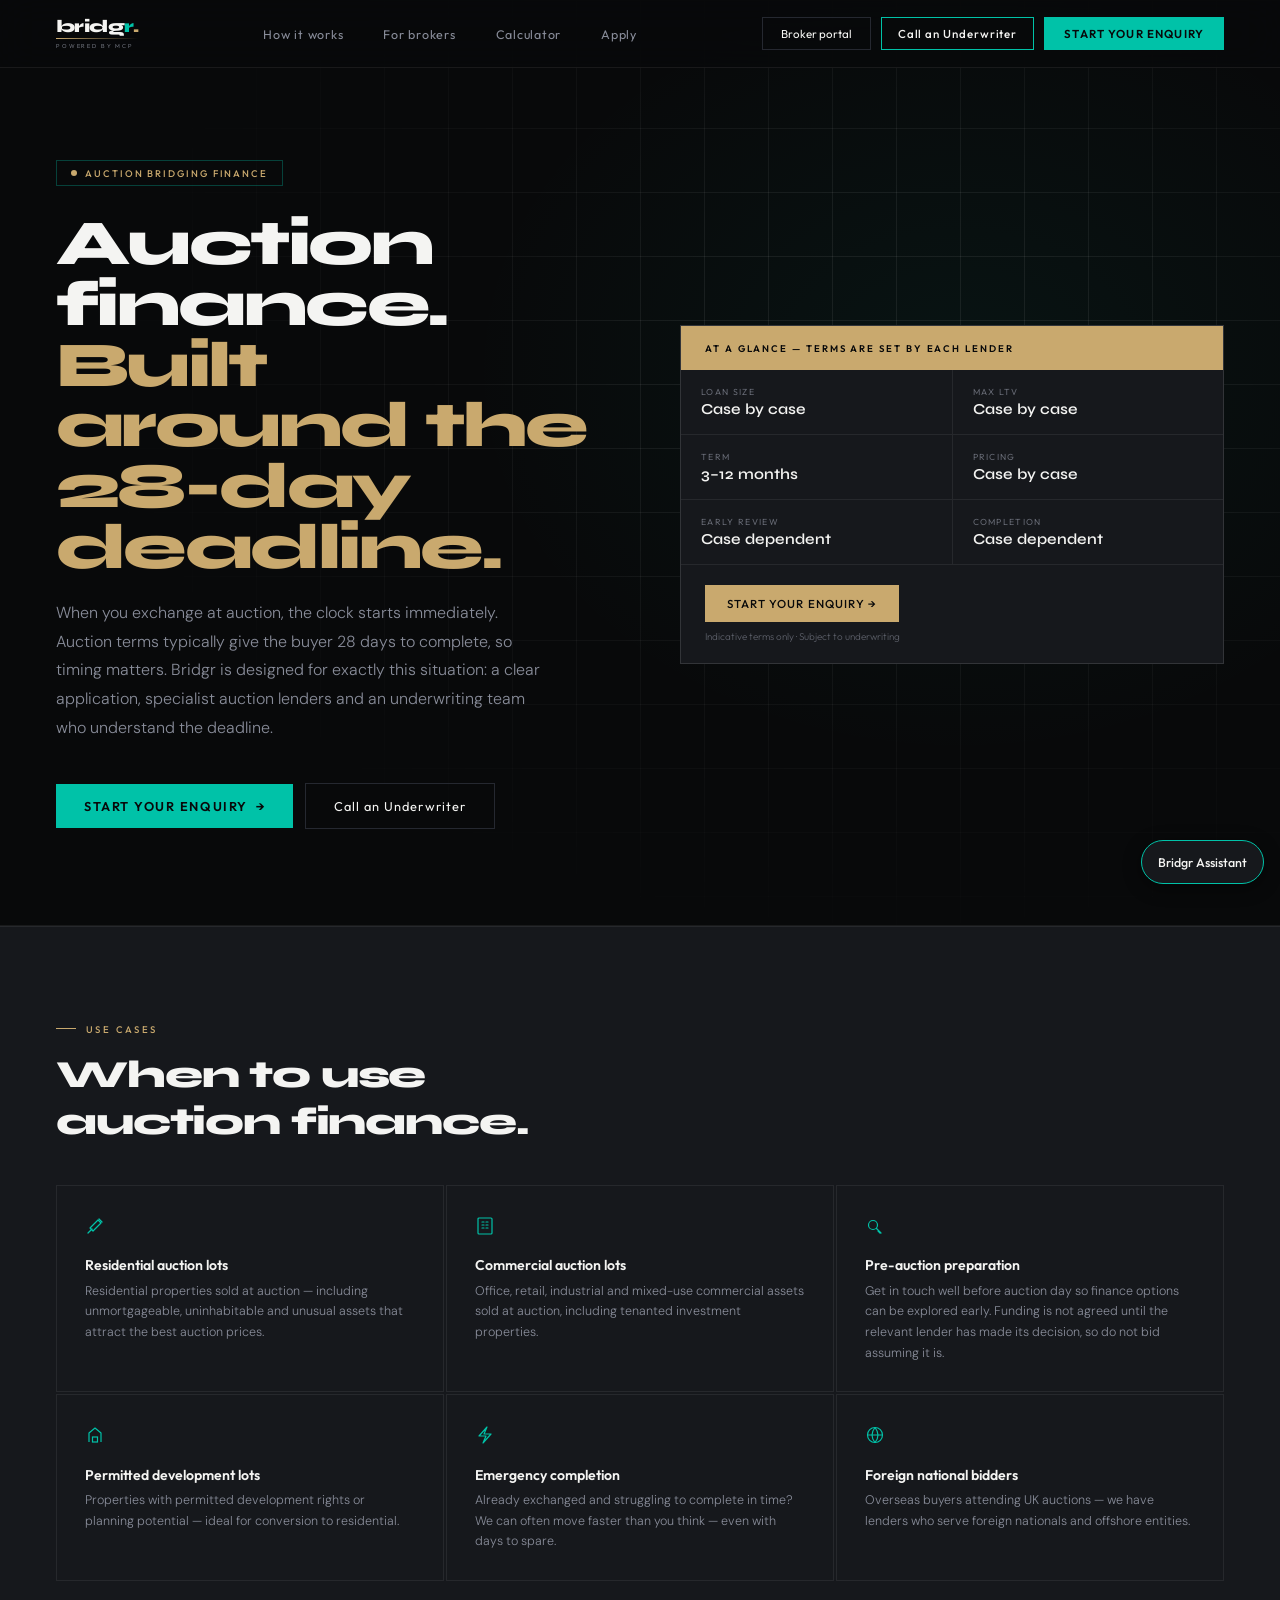
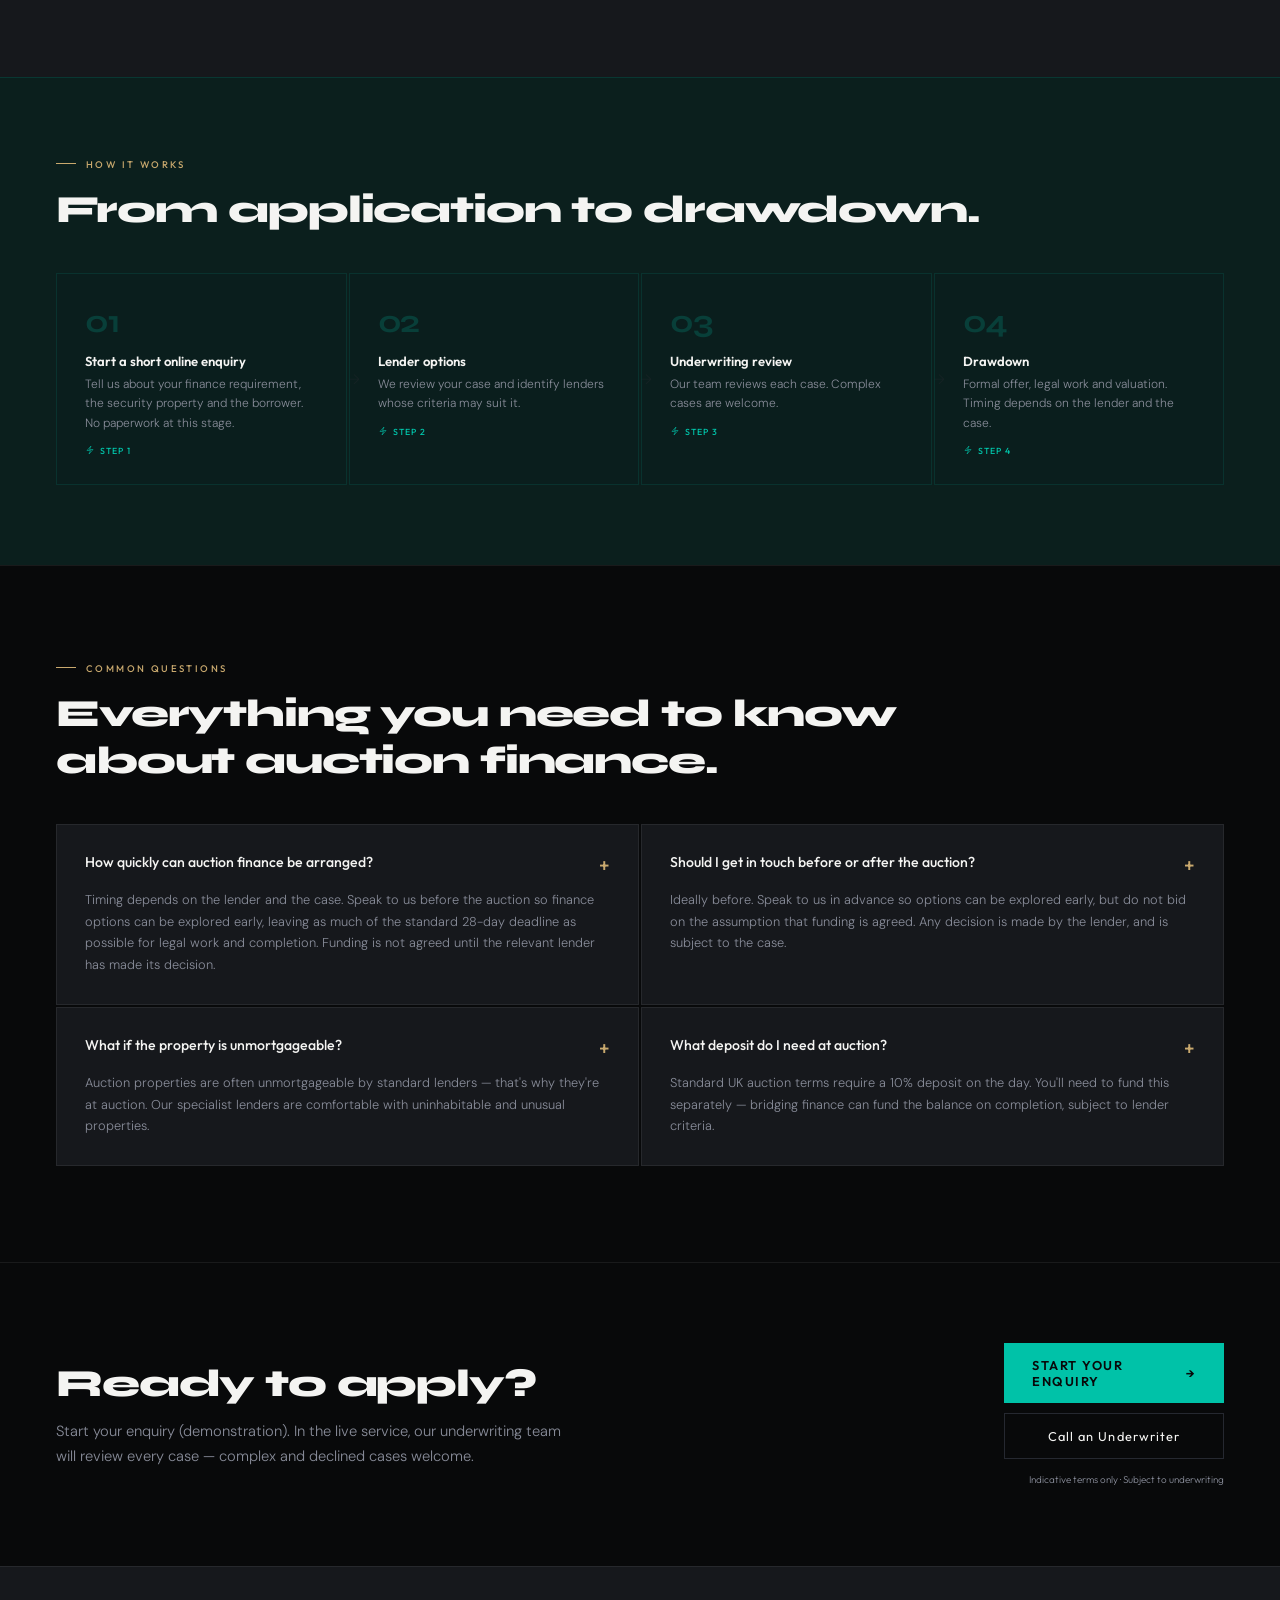
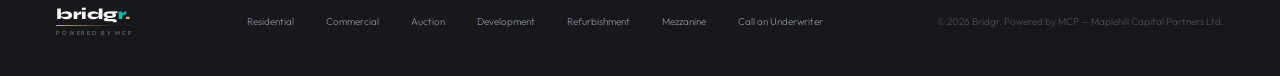
<file: auction-finance.html>
<!DOCTYPE html>
<html lang="en">
<head>
<meta charset="UTF-8">
<meta name="viewport" content="width=device-width, initial-scale=1.0">
<title>Auction Finance UK | Bridgr</title>
<meta name="description" content="Auction finance for UK property purchases, for buyers working to a typical 28-day auction completion deadline. Start an enquiry with Bridgr (demonstration), powered by MCP.">
<link href="https://fonts.googleapis.com/css2?family=Syne:wght@400;600;700;800&family=DM+Sans:wght@200;300;400;500&family=Outfit:wght@200;300;400;500;600&display=swap" rel="stylesheet">
<style>
:root{--void:#08090A;--carbon:#16181C;--graphite:#252830;--border:rgba(255,255,255,0.07);--border-md:rgba(255,255,255,0.12);--steel:#888C99;--chalk:#F4F4F2;--chalk-dim:#B8B8B4;--teal:#00C2A8;--deep-teal:#0B1F1D;--gold:#C9A96E;--accent:#C9A96E;--accent-glow:rgba(201,169,110,0.1);}
*,*::before,*::after{box-sizing:border-box;margin:0;padding:0}
html{scroll-behavior:smooth}
body{background:var(--void);color:var(--chalk);font-family:'DM Sans',sans-serif;font-weight:300;-webkit-font-smoothing:antialiased}
.logo-wrap{display:flex;flex-direction:column;gap:3px;text-decoration:none}
.logo-wm{display:flex;align-items:baseline}
.logo-word{font-family:'Syne',sans-serif;font-weight:800;letter-spacing:-0.03em;color:var(--chalk);line-height:1}
.logo-word .a{color:var(--teal)}
.logo-dot{border-radius:50%;background:var(--gold);flex-shrink:0;margin-bottom:1px}
.logo-line{width:100%;height:1px;background:linear-gradient(90deg,var(--gold),transparent)}
.logo-sub{font-family:'Outfit',sans-serif;font-weight:300;font-size:0.36rem;letter-spacing:0.32em;text-transform:uppercase;color:var(--steel)}
nav{position:fixed;top:0;left:0;right:0;z-index:100;height:68px;display:flex;align-items:center;justify-content:space-between;padding:0 3.5rem;background:rgba(8,9,10,0.9);backdrop-filter:blur(20px);border-bottom:1px solid var(--border)}
.nav-links{display:flex;align-items:center;gap:2.5rem;list-style:none}
.nav-links a{font-family:'Outfit',sans-serif;font-size:0.78rem;font-weight:400;letter-spacing:0.06em;color:var(--steel);text-decoration:none;transition:color 0.2s}
.nav-links a:hover{color:var(--chalk)}
.nav-actions{display:flex;align-items:center;gap:10px}
.nav-ghost{font-family:'Outfit',sans-serif;font-size:0.72rem;font-weight:400;color:var(--chalk);border:0.5px solid var(--graphite);padding:8px 18px;text-decoration:none}
.nav-primary{font-family:'Outfit',sans-serif;font-size:0.72rem;font-weight:600;letter-spacing:0.1em;text-transform:uppercase;color:var(--void);background:var(--teal);padding:9px 20px;text-decoration:none}
.nav-primary:hover{background:#00D4B8}
.hero{padding:10rem 3.5rem 6rem;display:grid;grid-template-columns:1fr 1fr;gap:5rem;align-items:center;position:relative;overflow:hidden;border-bottom:1px solid var(--border)}
.hero-bg{position:absolute;inset:0;background:radial-gradient(ellipse 55% 60% at 75% 40%,rgba(0,194,168,0.06) 0%,transparent 70%);pointer-events:none}
.hero-grid{position:absolute;inset:0;background-image:linear-gradient(var(--border) 1px,transparent 1px),linear-gradient(90deg,var(--border) 1px,transparent 1px);background-size:64px 64px;mask-image:radial-gradient(ellipse 80% 80% at 70% 40%,black 20%,transparent 80%);pointer-events:none}
.hero-left{position:relative;z-index:1}
.badge{display:inline-flex;align-items:center;gap:8px;font-family:'Outfit',sans-serif;font-size:0.6rem;font-weight:500;letter-spacing:0.2em;text-transform:uppercase;color:var(--accent);border:0.5px solid rgba(0,194,168,0.3);padding:6px 14px;margin-bottom:1.75rem}
.badge-dot{width:6px;height:6px;border-radius:50%;background:var(--accent);animation:pulse 2s ease-in-out infinite}
.page-h1{font-family:'Syne',sans-serif;font-weight:800;font-size:clamp(2.5rem,5vw,4.2rem);letter-spacing:-0.04em;line-height:0.95;color:var(--chalk);margin-bottom:1.25rem}
.page-h1 .accent{color:var(--accent)}
.hero-sub{font-size:1rem;font-weight:300;color:var(--steel);line-height:1.8;max-width:500px;margin-bottom:2.5rem}
.cta-row{display:flex;align-items:center;gap:12px}
.cta-p{font-family:'Outfit',sans-serif;font-weight:600;font-size:0.8rem;letter-spacing:0.12em;text-transform:uppercase;color:var(--void);background:var(--teal);padding:14px 28px;text-decoration:none;display:inline-flex;align-items:center;gap:8px;transition:background 0.2s}
.cta-p:hover{background:#00D4B8}.cta-p::after{content:'→'}
.cta-s{font-family:'Outfit',sans-serif;font-weight:400;font-size:0.8rem;letter-spacing:0.08em;color:var(--chalk);border:0.5px solid var(--graphite);padding:14px 28px;text-decoration:none}
.cta-s:hover{border-color:var(--steel)}
.specs-box{background:var(--carbon);border:1px solid var(--border-md);padding:0;overflow:hidden;position:relative;z-index:1}
.specs-header{background:var(--accent);padding:1rem 1.5rem;font-family:'Outfit',sans-serif;font-size:0.6rem;font-weight:600;letter-spacing:0.2em;text-transform:uppercase;color:var(--void)}
.specs-grid{display:grid;grid-template-columns:1fr 1fr;gap:1px;background:var(--border)}
.spec{background:var(--carbon);padding:1rem 1.25rem}
.spec-label{font-family:'Outfit',sans-serif;font-size:0.55rem;font-weight:400;letter-spacing:0.15em;text-transform:uppercase;color:var(--steel);opacity:0.7;margin-bottom:3px}
.spec-val{font-family:'Syne',sans-serif;font-weight:600;font-size:0.95rem;color:var(--chalk)}
.specs-apply{padding:1.25rem 1.5rem;border-top:1px solid var(--border)}
.section{padding:6rem 3.5rem;border-top:1px solid var(--border)}
.section.alt{background:var(--carbon)}
.eyebrow{font-family:'Outfit',sans-serif;font-size:0.6rem;font-weight:500;letter-spacing:0.25em;text-transform:uppercase;color:var(--accent);margin-bottom:1rem;display:flex;align-items:center;gap:10px}
.eyebrow::before{content:'';width:20px;height:1px;background:var(--accent)}
.section-title{font-family:'Syne',sans-serif;font-weight:800;font-size:clamp(1.8rem,3vw,2.6rem);letter-spacing:-0.03em;color:var(--chalk);margin-bottom:1rem}
.uc-grid{display:grid;grid-template-columns:repeat(3,1fr);gap:2px;margin-top:2.5rem}
.uc-card{background:var(--carbon);border:1px solid var(--border);padding:1.75rem;transition:border-color 0.3s}
.uc-card:hover{border-color:var(--border-md)}
.uc-icon{font-size:1.4rem;margin-bottom:0.85rem}
.uc-title{font-family:'Outfit',sans-serif;font-weight:600;font-size:0.88rem;color:var(--chalk);margin-bottom:0.4rem}
.uc-desc{font-size:0.78rem;font-weight:300;color:var(--steel);line-height:1.65}
.faq-grid{display:grid;grid-template-columns:1fr 1fr;gap:2px;margin-top:2.5rem}
.faq-item{background:var(--carbon);border:1px solid var(--border);padding:1.75rem}
.faq-q{font-family:'Outfit',sans-serif;font-weight:500;font-size:0.88rem;color:var(--chalk);margin-bottom:0.75rem;display:flex;justify-content:space-between;gap:1rem}
.faq-tog{color:var(--accent);font-size:1.2rem;flex-shrink:0}
.faq-a{font-size:0.8rem;font-weight:300;color:var(--steel);line-height:1.7}
.process{padding:5rem 3.5rem;background:var(--deep-teal);border-top:1px solid rgba(0,194,168,0.15)}
.process-steps{display:grid;grid-template-columns:repeat(4,1fr);gap:2px;margin-top:2.5rem}
.pstep{background:rgba(11,31,29,0.6);border:1px solid rgba(0,194,168,0.12);padding:1.75rem;position:relative}
.pstep:not(:last-child)::after{content:'→';position:absolute;right:-14px;top:50%;transform:translateY(-50%);color:var(--graphite);font-size:14px;z-index:1}
.pstep-num{font-family:'Syne',sans-serif;font-weight:700;font-size:2rem;letter-spacing:-0.04em;color:rgba(0,194,168,0.2);margin-bottom:0.75rem}
.pstep-title{font-family:'Outfit',sans-serif;font-weight:600;font-size:0.82rem;color:var(--chalk);margin-bottom:0.4rem}
.pstep-desc{font-size:0.75rem;font-weight:300;color:var(--steel);line-height:1.6}
.pstep-time{font-family:'Outfit',sans-serif;font-size:0.55rem;font-weight:500;letter-spacing:0.12em;text-transform:uppercase;color:var(--teal);margin-top:0.75rem;display:flex;align-items:center;gap:5px}
.pstep-time::before{content:'';display:inline-block;width:10px;height:10px;background:url("data:image/svg+xml,%3Csvg xmlns='http://www.w3.org/2000/svg' width='20' height='20' viewBox='0 0 20 20' fill='none'%3E%3Cpath d='M12 2L4 11h7l-3 7 8-9h-7l3-7z' stroke='%2300C2A8' stroke-width='1.2' stroke-linejoin='round'/%3E%3C/svg%3E") center/contain no-repeat}
.cta-bottom{background:var(--void);border-top:1px solid var(--border);padding:5rem 3.5rem;display:grid;grid-template-columns:1fr auto;gap:4rem;align-items:center}
.cta-bottom-title{font-family:'Syne',sans-serif;font-weight:800;font-size:clamp(1.8rem,3vw,2.6rem);letter-spacing:-0.03em;color:var(--chalk);margin-bottom:0.75rem}
.cta-bottom-sub{font-size:0.92rem;font-weight:300;color:var(--steel);line-height:1.7;max-width:520px}
.cta-bottom-actions{display:flex;flex-direction:column;gap:10px;align-items:flex-end}
footer{background:var(--carbon);border-top:1px solid var(--border);padding:2.5rem 3.5rem;display:flex;justify-content:space-between;align-items:center;flex-wrap:wrap;gap:1rem}
.footer-copy{font-family:'Outfit',sans-serif;font-size:0.62rem;color:var(--steel);opacity:0.45}
.footer-links{display:flex;gap:2rem}
.footer-links a{font-family:'Outfit',sans-serif;font-size:0.62rem;color:var(--steel);text-decoration:none}
.footer-links a:hover{color:var(--chalk)}
.reveal{opacity:0;transform:translateY(24px);transition:opacity 0.6s ease,transform 0.6s ease}
.reveal.visible{opacity:1;transform:translateY(0)}
@keyframes pulse{0%,100%{opacity:1;transform:scale(1)}50%{opacity:0.4;transform:scale(0.75)}}
@media(max-width:768px){
  nav{padding:0 1.5rem}.nav-links{display:none}
  .hero{grid-template-columns:1fr;padding:8rem 1.5rem 3rem;gap:3rem}
  .section{padding:4rem 1.5rem}.uc-grid{grid-template-columns:1fr}
  .faq-grid{grid-template-columns:1fr}.process-steps{grid-template-columns:1fr 1fr}
  .cta-bottom{grid-template-columns:1fr;padding:4rem 1.5rem}.cta-bottom-actions{align-items:flex-start}
  footer{flex-direction:column;text-align:center;padding:2rem 1.5rem}
}
@media (max-width:600px){.process-steps{grid-template-columns:1fr}.pstep{padding:1.25rem}}
@media (max-width:600px){.footer-links{flex-wrap:wrap;justify-content:center;gap:0.75rem 1.25rem}.footer-copy{display:block;overflow-wrap:anywhere}}
@media (prefers-reduced-motion:reduce){*,*::before,*::after{animation-duration:0.01ms!important;animation-iteration-count:1!important;transition-duration:0.01ms!important;scroll-behavior:auto!important}}
</style>
<link rel="stylesheet" href="concierge.css">
<link rel="stylesheet" href="calc.css">
<link rel="icon" type="image/svg+xml" href="favicon.svg">
</head>
<body>
<nav>
  <a href="index.html" class="logo-wrap">
    <div class="logo-wm"><div class="logo-word" style="font-size:1.1rem">bridg<span class="a">r</span><span style="color:var(--gold)">.</span></div></div>
    <div class="logo-line"></div><div class="logo-sub">Powered by MCP</div>
  </a>
  <ul class="nav-links">
    <li><a href="index.html#how">How it works</a></li>
    <li><a href="brokers.html">For brokers</a></li>
    <li><a href="calculator.html">Calculator</a></li>
    <li><a href="apply.html">Apply</a></li>
  </ul>
  <div class="nav-actions">
    <a href="brokers.html" class="nav-ghost">Broker portal</a>
    <a href="contact.html" class="nav-uw" data-uw>Call an Underwriter</a>
    <a href="apply.html" class="nav-primary">Start your enquiry</a>
  </div>
</nav>

<section class="hero">
  <div class="hero-bg"></div><div class="hero-grid"></div>
  <div class="hero-left">
    <div class="badge"><span class="badge-dot"></span>Auction Bridging Finance</div>
    <h1 class="page-h1">Auction finance.<br><span class="accent">Built around the 28-day deadline.</span></h1>
    <p class="hero-sub">When you exchange at auction, the clock starts immediately. Auction terms typically give the buyer 28 days to complete, so timing matters. Bridgr is designed for exactly this situation: a clear application, specialist auction lenders and an underwriting team who understand the deadline.</p>
    <div class="cta-row">
      <a href="apply.html" class="cta-p">Start your enquiry</a>
      <a href="contact.html" class="cta-s" data-uw>Call an Underwriter</a>
    </div>
  </div>
  <div style="position:relative;z-index:1">
    <div class="specs-box">
      <div class="specs-header">At a glance — terms are set by each lender</div>
      <div class="specs-grid">
        <div class="spec">
          <div class="spec-label">Loan size</div>
          <div class="spec-val">Case by case</div>
        </div>
        <div class="spec">
          <div class="spec-label">Max LTV</div>
          <div class="spec-val">Case by case</div>
        </div>
        <div class="spec">
          <div class="spec-label">Term</div>
          <div class="spec-val">3–12 months</div>
        </div>
        <div class="spec">
          <div class="spec-label">Pricing</div>
          <div class="spec-val">Case by case</div>
        </div>
        <div class="spec">
          <div class="spec-label">Early review</div>
          <div class="spec-val">Case dependent</div>
        </div>
        <div class="spec">
          <div class="spec-label">Completion</div>
          <div class="spec-val">Case dependent</div>
        </div></div>
      <div class="specs-apply">
        <a href="apply.html" style="font-family:'Outfit',sans-serif;font-size:0.72rem;font-weight:500;letter-spacing:0.1em;text-transform:uppercase;color:var(--void);background:var(--accent);padding:11px 22px;text-decoration:none;display:inline-flex;align-items:center;gap:8px">Start your enquiry →</a>
        <div style="font-family:'Outfit',sans-serif;font-size:0.62rem;color:var(--steel);opacity:0.6;margin-top:8px">Indicative terms only · Subject to underwriting</div>
      </div>
    </div>
  </div>
</section>

<section class="section alt">
  <div class="eyebrow reveal">Use cases</div>
  <h2 class="section-title reveal">When to use<br>auction finance.</h2>
  <div class="uc-grid">
        <div class="uc-card">
          <div class="uc-icon"><svg width="20" height="20" viewBox="0 0 20 20" fill="none"><path d="M13 4l3 3-8 8-3-3 8-8z" stroke="#00C2A8" stroke-width="1.2" fill="none" stroke-linejoin="round"/><path d="M3 17l4-4" stroke="#00C2A8" stroke-width="1.2" stroke-linecap="round"/><path d="M14 3l3 3" stroke="#00C2A8" stroke-width="1.2" stroke-linecap="round"/></svg></div>
          <div class="uc-title">Residential auction lots</div>
          <div class="uc-desc">Residential properties sold at auction — including unmortgageable, uninhabitable and unusual assets that attract the best auction prices.</div>
        </div>
        <div class="uc-card">
          <div class="uc-icon"><svg width="20" height="20" viewBox="0 0 20 20" fill="none"><rect x="3" y="2" width="14" height="16" rx="1" stroke="#00C2A8" stroke-width="1.2" fill="none"/><path d="M7 6h2M11 6h2M7 9h2M11 9h2M7 12h2M11 12h2" stroke="#00C2A8" stroke-width="1.2" stroke-linecap="round"/></svg></div>
          <div class="uc-title">Commercial auction lots</div>
          <div class="uc-desc">Office, retail, industrial and mixed-use commercial assets sold at auction, including tenanted investment properties.</div>
        </div>
        <div class="uc-card">
          <div class="uc-icon"><svg width="20" height="20" viewBox="0 0 20 20" fill="none"><circle cx="8" cy="9" r="4.5" stroke="#00C2A8" stroke-width="1.2" fill="none"/><path d="M11.5 12.5L16 17M13 15l2 2" stroke="#00C2A8" stroke-width="1.2" stroke-linecap="round"/></svg></div>
          <div class="uc-title">Pre-auction preparation</div>
          <div class="uc-desc">Get in touch well before auction day so finance options can be explored early. Funding is not agreed until the relevant lender has made its decision, so do not bid assuming it is.</div>
        </div>
        <div class="uc-card">
          <div class="uc-icon"><svg width="20" height="20" viewBox="0 0 20 20" fill="none"><path d="M4 17V8l6-5 6 5v9" stroke="#00C2A8" stroke-width="1.2" fill="none" stroke-linejoin="round"/><rect x="7.5" y="12" width="5" height="5" stroke="#00C2A8" stroke-width="1.2" fill="none"/></svg></div>
          <div class="uc-title">Permitted development lots</div>
          <div class="uc-desc">Properties with permitted development rights or planning potential — ideal for conversion to residential.</div>
        </div>
        <div class="uc-card">
          <div class="uc-icon"><svg width="20" height="20" viewBox="0 0 20 20" fill="none"><path d="M12 2L4 11h7l-3 7 8-9h-7l3-7z" stroke="#00C2A8" stroke-width="1.2" fill="none" stroke-linejoin="round"/></svg></div>
          <div class="uc-title">Emergency completion</div>
          <div class="uc-desc">Already exchanged and struggling to complete in time? We can often move faster than you think — even with days to spare.</div>
        </div>
        <div class="uc-card">
          <div class="uc-icon"><svg width="20" height="20" viewBox="0 0 20 20" fill="none"><circle cx="10" cy="10" r="7.5" stroke="#00C2A8" stroke-width="1.2" fill="none"/><path d="M2.5 10h15M10 2.5C8 5 7 7.4 7 10s1 5 3 7.5M10 2.5C12 5 13 7.4 13 10s-1 5-3 7.5" stroke="#00C2A8" stroke-width="1.2"/></svg></div>
          <div class="uc-title">Foreign national bidders</div>
          <div class="uc-desc">Overseas buyers attending UK auctions — we have lenders who serve foreign nationals and offshore entities.</div>
        </div></div>
</section>

<section class="process">
  <div class="eyebrow reveal">How it works</div>
  <h2 class="section-title reveal">From application to drawdown.</h2>
  <div class="process-steps">
    <div class="pstep reveal"><div class="pstep-num">01</div><div class="pstep-title">Start a short online enquiry</div><div class="pstep-desc">Tell us about your finance requirement, the security property and the borrower. No paperwork at this stage.</div><div class="pstep-time">Step 1</div></div>
    <div class="pstep reveal"><div class="pstep-num">02</div><div class="pstep-title">Lender options</div><div class="pstep-desc">We review your case and identify lenders whose criteria may suit it.</div><div class="pstep-time">Step 2</div></div>
    <div class="pstep reveal"><div class="pstep-num">03</div><div class="pstep-title">Underwriting review</div><div class="pstep-desc">Our team reviews each case. Complex cases are welcome.</div><div class="pstep-time">Step 3</div></div>
    <div class="pstep reveal"><div class="pstep-num">04</div><div class="pstep-title">Drawdown</div><div class="pstep-desc">Formal offer, legal work and valuation. Timing depends on the lender and the case.</div><div class="pstep-time">Step 4</div></div>
  </div>
</section>

<section class="section">
  <div class="eyebrow reveal">Common questions</div>
  <h2 class="section-title reveal">Everything you need to know<br>about auction finance.</h2>
  <div class="faq-grid">
        <div class="faq-item">
          <div class="faq-q">How quickly can auction finance be arranged?<span class="faq-tog">+</span></div>
          <div class="faq-a">Timing depends on the lender and the case. Speak to us before the auction so finance options can be explored early, leaving as much of the standard 28-day deadline as possible for legal work and completion. Funding is not agreed until the relevant lender has made its decision.</div>
        </div>
        <div class="faq-item">
          <div class="faq-q">Should I get in touch before or after the auction?<span class="faq-tog">+</span></div>
          <div class="faq-a">Ideally before. Speak to us in advance so options can be explored early, but do not bid on the assumption that funding is agreed. Any decision is made by the lender, and is subject to the case.</div>
        </div>
        <div class="faq-item">
          <div class="faq-q">What if the property is unmortgageable?<span class="faq-tog">+</span></div>
          <div class="faq-a">Auction properties are often unmortgageable by standard lenders — that's why they're at auction. Our specialist lenders are comfortable with uninhabitable and unusual properties.</div>
        </div>
        <div class="faq-item">
          <div class="faq-q">What deposit do I need at auction?<span class="faq-tog">+</span></div>
          <div class="faq-a">Standard UK auction terms require a 10% deposit on the day. You'll need to fund this separately — bridging finance can fund the balance on completion, subject to lender criteria.</div>
        </div></div>
</section>

<div class="cta-bottom">
  <div>
    <h2 class="cta-bottom-title">Ready to apply?</h2>
    <p class="cta-bottom-sub">Start your enquiry (demonstration). In the live service, our underwriting team will review every case — complex and declined cases welcome.</p>
  </div>
  <div class="cta-bottom-actions">
    <a href="apply.html" class="cta-p" style="width:220px;justify-content:center">Start your enquiry</a>
    <a href="contact.html" class="cta-s" style="width:220px;text-align:center" data-uw>Call an Underwriter</a>
    <div style="font-family:'Outfit',sans-serif;font-size:0.62rem;color:var(--steel);text-align:center;margin-top:4px">Indicative terms only · Subject to underwriting</div>
  </div>
</div>

<footer>
  <a href="index.html" class="logo-wrap" style="display:inline-flex;flex-direction:column;gap:3px">
    <div class="logo-wm"><div class="logo-word" style="font-size:0.95rem">bridg<span class="a">r</span><span style="color:var(--gold)">.</span></div></div>
    <div class="logo-line" style="width:60px"></div><div class="logo-sub">Powered by MCP</div>
  </a>
  <div class="footer-links">
    <a href="residential-bridging.html">Residential</a>
    <a href="commercial-bridging.html">Commercial</a>
    <a href="auction-finance.html">Auction</a>
    <a href="development-finance.html">Development</a>
    <a href="refurbishment-loans.html">Refurbishment</a>
    <a href="mezzanine-finance.html">Mezzanine</a>
    <a href="contact.html" data-uw>Call an Underwriter</a>
  </div>
  <span class="footer-copy">© 2026 Bridgr. Powered by MCP — Maplehill Capital Partners Ltd.</span>
</footer>

<script>
const obs=new IntersectionObserver(e=>{e.forEach(x=>{if(x.isIntersecting){x.target.classList.add('visible');obs.unobserve(x.target)}});},{threshold:0.1});
document.querySelectorAll('.reveal').forEach(el=>obs.observe(el));
</script>
<script src="concierge.js" defer></script>
<script src="mobile-nav.js" defer></script>
</body>
</html>
</file>
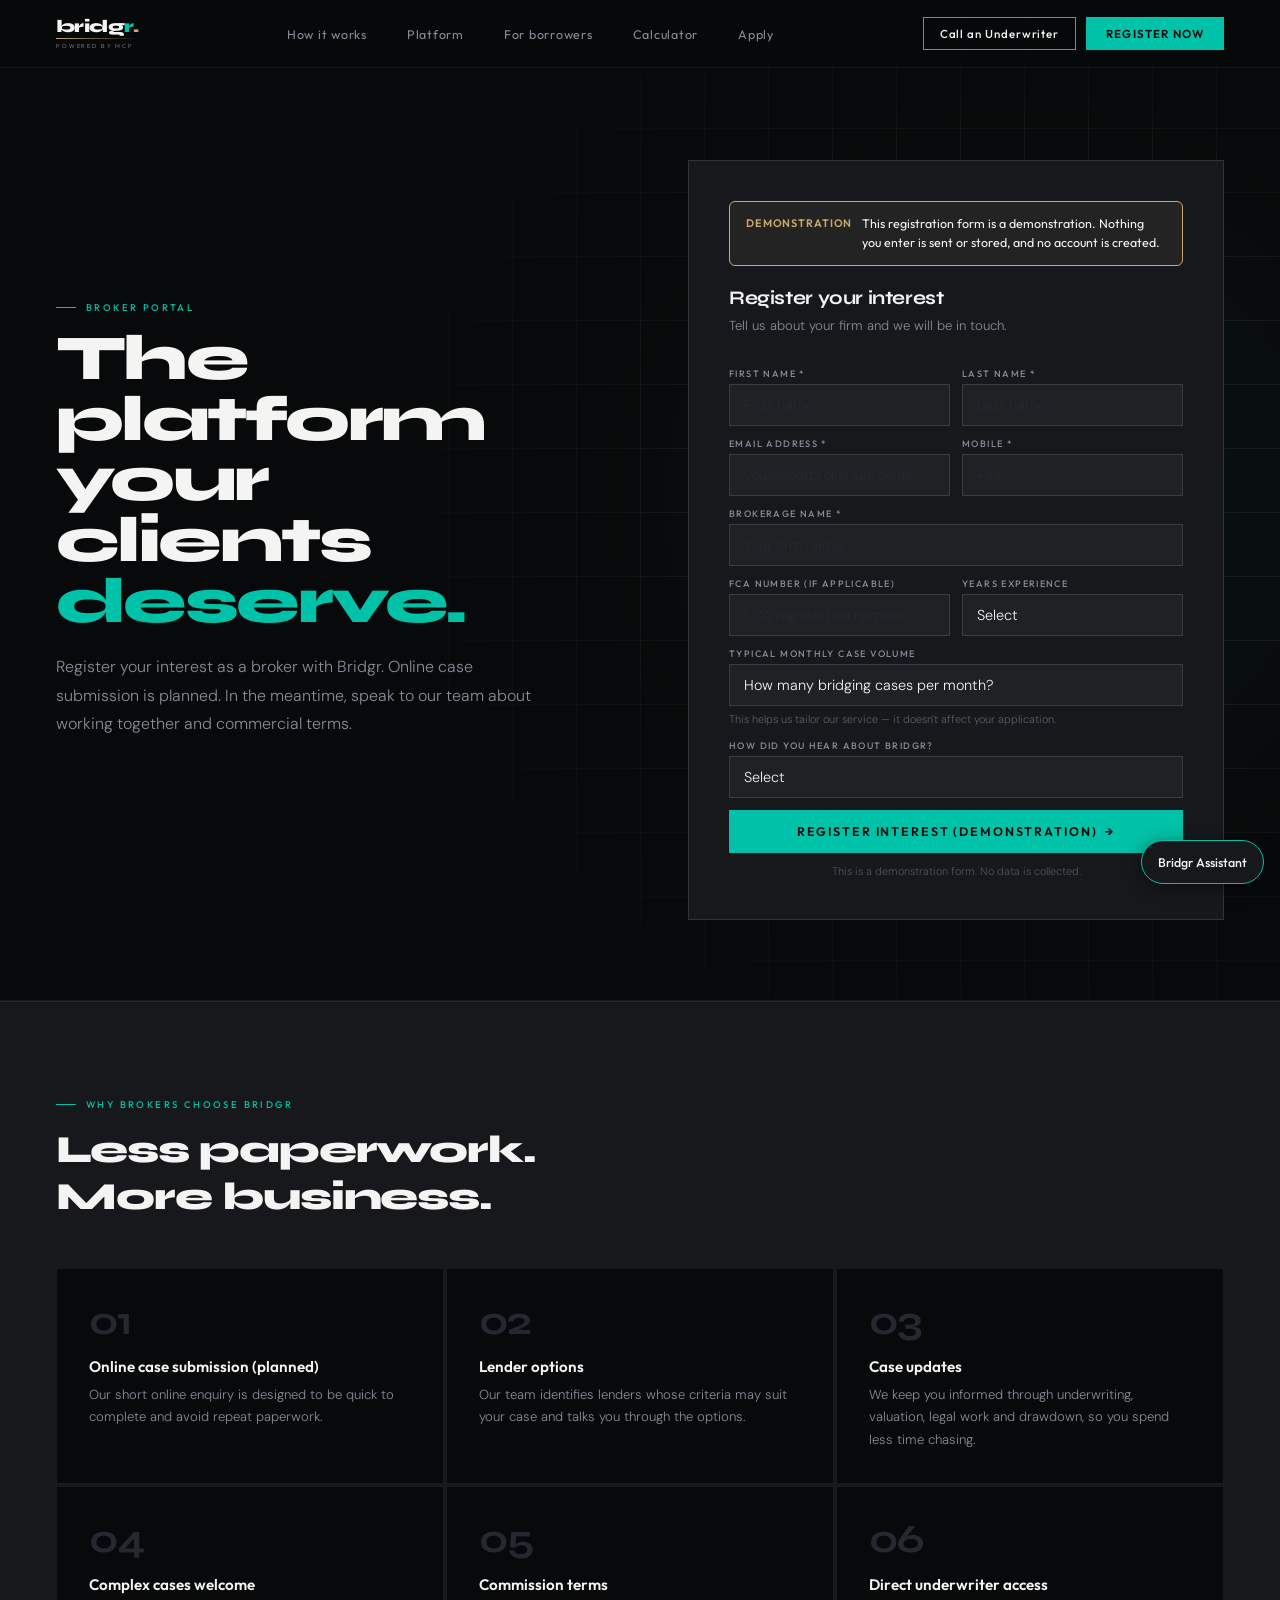
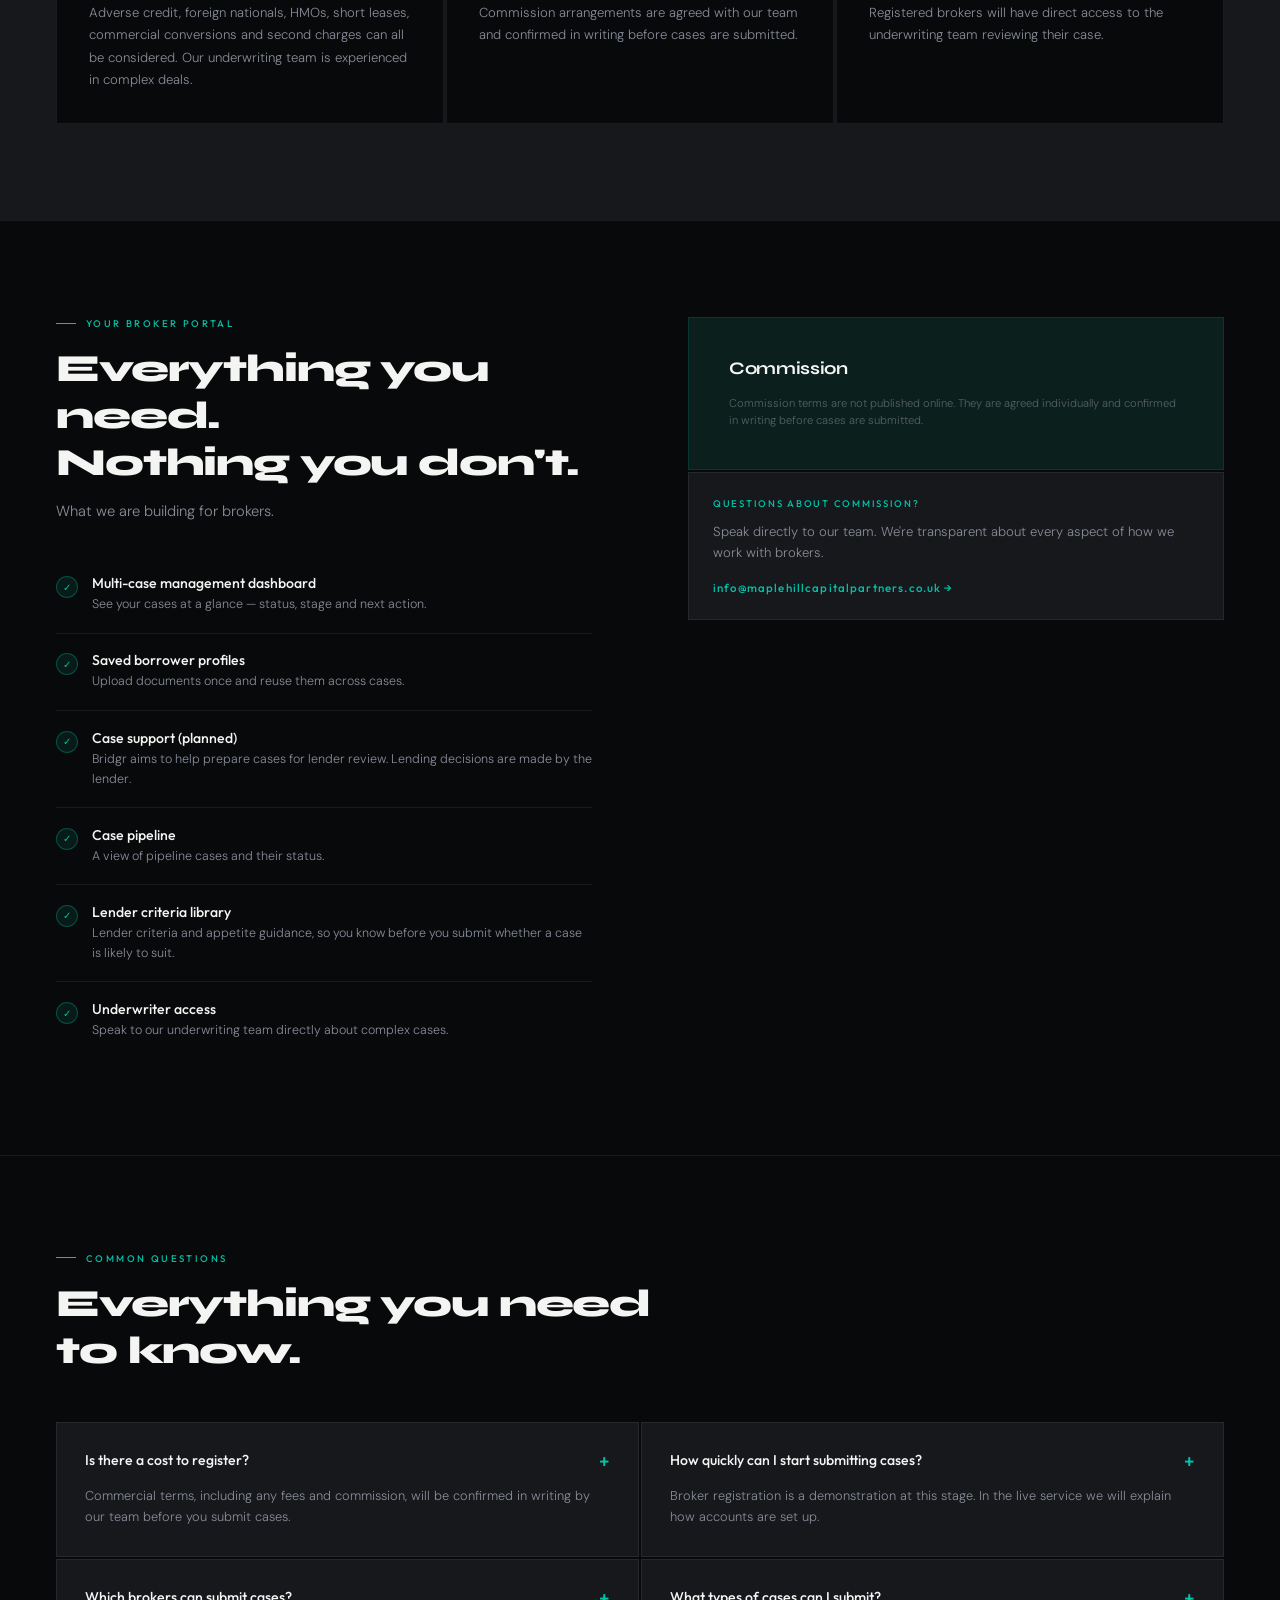
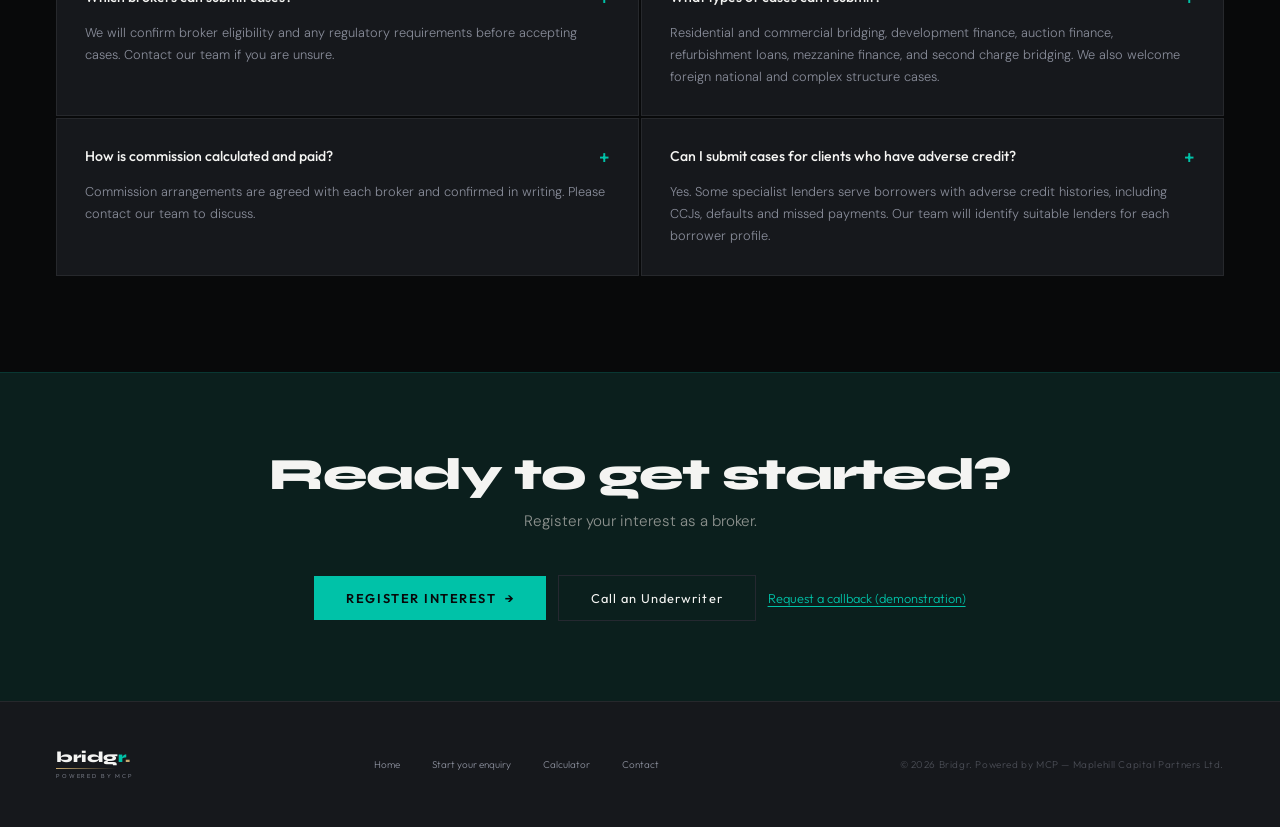
<file: brokers.html>
<!DOCTYPE html>
<html lang="en">
<head>
<meta charset="UTF-8">
<meta name="viewport" content="width=device-width, initial-scale=1.0">
<title>Broker Registration — Bridgr</title>
<link href="https://fonts.googleapis.com/css2?family=Syne:wght@400;500;600;700;800&family=DM+Sans:wght@200;300;400;500&family=Outfit:wght@200;300;400;500;600&display=swap" rel="stylesheet">
<style>
:root {
  --void:#08090A;--carbon:#16181C;--graphite:#252830;
  --border:rgba(255,255,255,0.07);--border-md:rgba(255,255,255,0.12);
  --steel:#888C99;--chalk:#F4F4F2;--chalk-dim:#B8B8B4;
  --teal:#00C2A8;--teal-glow:rgba(0,194,168,0.1);
  --deep-teal:#0B1F1D;--gold:#C9A96E;--gold-dim:#8A7045;
}
*,*::before,*::after{box-sizing:border-box;margin:0;padding:0}
html{scroll-behavior:smooth}
body{background:var(--void);color:var(--chalk);font-family:'DM Sans',sans-serif;font-weight:300;-webkit-font-smoothing:antialiased}

/* LOGO */
.logo-wrap{display:flex;flex-direction:column;gap:3px;text-decoration:none}
.logo-wm{display:flex;align-items:baseline}
.logo-word{font-family:'Syne',sans-serif;font-weight:800;letter-spacing:-0.03em;color:var(--chalk);line-height:1}
.logo-word .a{color:var(--teal)}
.logo-dot{border-radius:50%;background:var(--gold);flex-shrink:0;margin-bottom:1px}
.logo-line{width:100%;height:1px;background:linear-gradient(90deg,var(--gold),transparent)}
.logo-sub{font-family:'Outfit',sans-serif;font-weight:300;font-size:0.36rem;letter-spacing:0.32em;text-transform:uppercase;color:var(--steel)}

/* NAV */
nav{position:fixed;top:0;left:0;right:0;z-index:100;height:68px;display:flex;align-items:center;justify-content:space-between;padding:0 3.5rem;background:rgba(8,9,10,0.9);backdrop-filter:blur(20px);border-bottom:1px solid var(--border)}
.nav-links{display:flex;align-items:center;gap:2.5rem;list-style:none}
.nav-links a{font-family:'Outfit',sans-serif;font-size:0.78rem;font-weight:400;letter-spacing:0.06em;color:var(--steel);text-decoration:none;transition:color 0.2s}
.nav-links a:hover{color:var(--chalk)}
.nav-actions{display:flex;align-items:center;gap:10px}
.nav-ghost{font-family:'Outfit',sans-serif;font-size:0.72rem;font-weight:400;letter-spacing:0.08em;color:var(--chalk);border:0.5px solid var(--graphite);padding:8px 18px;text-decoration:none;transition:border-color 0.2s}
.nav-ghost:hover{border-color:var(--steel)}
.nav-primary{font-family:'Outfit',sans-serif;font-size:0.72rem;font-weight:600;letter-spacing:0.1em;text-transform:uppercase;color:var(--void);background:var(--teal);padding:9px 20px;text-decoration:none;transition:background 0.2s}
.nav-primary:hover{background:#00D4B8}

/* PAGE HEADER */
.page-header{padding:10rem 3.5rem 5rem;border-bottom:1px solid var(--border);display:grid;grid-template-columns:1fr 1fr;gap:6rem;align-items:center;position:relative;overflow:hidden}
.header-bg{position:absolute;inset:0;background:radial-gradient(ellipse 50% 60% at 80% 50%,rgba(0,194,168,0.06) 0%,transparent 70%);pointer-events:none}
.header-grid{position:absolute;inset:0;background-image:linear-gradient(var(--border) 1px,transparent 1px),linear-gradient(90deg,var(--border) 1px,transparent 1px);background-size:64px 64px;mask-image:radial-gradient(ellipse 70% 80% at 80% 50%,black 20%,transparent 80%);pointer-events:none}
.eyebrow{font-family:'Outfit',sans-serif;font-size:0.6rem;font-weight:500;letter-spacing:0.25em;text-transform:uppercase;color:var(--teal);margin-bottom:1rem;display:flex;align-items:center;gap:10px}
.eyebrow::before{content:'';width:20px;height:1px;background:var(--teal)}
.page-title{font-family:'Syne',sans-serif;font-weight:800;font-size:clamp(2.5rem,5vw,4.2rem);letter-spacing:-0.04em;line-height:0.95;color:var(--chalk);margin-bottom:1.25rem}
.page-title .teal{color:var(--teal)}
.page-sub{font-size:1rem;font-weight:300;color:var(--steel);line-height:1.8;max-width:480px;margin-bottom:2.5rem}

/* STATS ROW */
.header-stats{display:flex;align-items:center;gap:2rem}
.hs-item{display:flex;flex-direction:column;gap:3px}
.hs-num{font-family:'Syne',sans-serif;font-weight:700;font-size:1.6rem;letter-spacing:-0.03em;color:var(--chalk);line-height:1}
.hs-num .t{color:var(--teal)}.hs-num .g{color:var(--gold)}
.hs-label{font-family:'Outfit',sans-serif;font-size:0.58rem;font-weight:300;letter-spacing:0.12em;text-transform:uppercase;color:var(--steel)}
.hs-div{width:1px;height:32px;background:var(--border-md)}

/* REGISTRATION FORM */
.reg-form-wrap{background:var(--carbon);border:1px solid var(--border-md);padding:2.5rem;position:relative;z-index:1}
.form-title{font-family:'Syne',sans-serif;font-weight:700;font-size:1.2rem;letter-spacing:-0.02em;color:var(--chalk);margin-bottom:0.4rem}
.form-sub{font-size:0.82rem;font-weight:300;color:var(--steel);margin-bottom:2rem;line-height:1.6}
.form-grid{display:grid;grid-template-columns:1fr 1fr;gap:12px;margin-bottom:12px}
.fg-full{grid-column:1/-1}
.field{display:flex;flex-direction:column;gap:5px}
.field-label{font-family:'Outfit',sans-serif;font-size:0.58rem;font-weight:500;letter-spacing:0.15em;text-transform:uppercase;color:var(--steel)}
.field-input,.field-select{background:rgba(255,255,255,0.04);border:1px solid var(--border-md);color:var(--chalk);font-family:'DM Sans',sans-serif;font-size:0.9rem;font-weight:300;padding:11px 14px;outline:none;transition:border-color 0.2s;-webkit-appearance:none;width:100%;border-radius:0}
.field-input:focus,.field-select:focus{border-color:var(--teal);background:rgba(0,194,168,0.04)}
.field-input::placeholder{color:var(--graphite)}
.field-select option{background:var(--carbon);color:var(--chalk)}
.field-hint{font-size:0.68rem;font-weight:300;color:var(--steel);opacity:0.6;line-height:1.5}
.form-submit{width:100%;background:var(--teal);color:var(--void);font-family:'Outfit',sans-serif;font-weight:600;font-size:0.78rem;letter-spacing:0.15em;text-transform:uppercase;padding:14px;border:none;cursor:pointer;margin-top:4px;transition:background 0.2s;display:flex;align-items:center;justify-content:center;gap:8px}
.form-submit:hover{background:#00D4B8}
.form-submit::after{content:'→'}
.form-note{font-size:0.68rem;font-weight:300;color:var(--steel);opacity:0.5;text-align:center;margin-top:10px;line-height:1.5}

/* SUCCESS STATE */
.success-state{display:none;flex-direction:column;align-items:center;text-align:center;gap:12px;padding:3rem 1rem}
.success-icon{font-size:3rem}
.success-title{font-family:'Syne',sans-serif;font-weight:700;font-size:1.4rem;letter-spacing:-0.02em;color:var(--teal)}
.success-sub{font-size:0.85rem;font-weight:300;color:var(--steel);line-height:1.7;max-width:320px}

/* BENEFITS */
.benefits{padding:6rem 3.5rem;background:var(--carbon);border-top:1px solid var(--border)}
.benefits-grid{display:grid;grid-template-columns:repeat(3,1fr);gap:2px;margin-top:3rem}
.benefit-card{background:var(--void);border:1px solid var(--border);padding:2rem;position:relative;overflow:hidden;transition:border-color 0.3s}
.benefit-card::before{content:'';position:absolute;top:0;left:0;right:0;height:2px;background:var(--teal);transform:scaleX(0);transform-origin:left;transition:transform 0.3s}
.benefit-card:hover::before{transform:scaleX(1)}.benefit-card:hover{border-color:var(--border-md)}
.benefit-num{font-family:'Syne',sans-serif;font-weight:700;font-size:2.5rem;letter-spacing:-0.04em;color:var(--graphite);line-height:1;margin-bottom:1rem}
.benefit-title{font-family:'Outfit',sans-serif;font-weight:600;font-size:0.95rem;color:var(--chalk);margin-bottom:0.5rem}
.benefit-desc{font-size:0.82rem;font-weight:300;color:var(--steel);line-height:1.7}

/* WHAT YOU GET */
.what{padding:6rem 3.5rem;background:var(--void);border-top:1px solid var(--border);display:grid;grid-template-columns:1fr 1fr;gap:6rem;align-items:start}
.what-list{display:flex;flex-direction:column;gap:0;margin-top:2rem}
.what-item{display:flex;align-items:flex-start;gap:14px;padding:1.1rem 0;border-bottom:1px solid var(--border)}
.what-item:last-child{border-bottom:none}
.what-check{width:22px;height:22px;border-radius:50%;background:var(--teal-glow);border:1px solid rgba(0,194,168,0.3);display:flex;align-items:center;justify-content:center;font-size:10px;color:var(--teal);flex-shrink:0;margin-top:2px}
.what-content{}
.what-title{font-family:'Outfit',sans-serif;font-weight:500;font-size:0.88rem;color:var(--chalk);margin-bottom:3px}
.what-desc{font-size:0.78rem;font-weight:300;color:var(--steel);line-height:1.6}

/* COMMISSION */
.commission{background:var(--deep-teal);border:1px solid rgba(0,194,168,0.15);padding:2.5rem;margin-top:0}
.commission-title{font-family:'Syne',sans-serif;font-weight:700;font-size:1.1rem;letter-spacing:-0.02em;color:var(--chalk);margin-bottom:1rem}
.commission-table{width:100%;border-collapse:collapse}
.commission-table th{font-family:'Outfit',sans-serif;font-size:0.58rem;font-weight:500;letter-spacing:0.15em;text-transform:uppercase;color:var(--teal);padding:0.6rem 0.75rem;text-align:left;border-bottom:1px solid rgba(0,194,168,0.15)}
.commission-table td{font-size:0.82rem;font-weight:300;color:var(--chalk-dim);padding:0.75rem;border-bottom:1px solid var(--border)}
.commission-table tr:last-child td{border-bottom:none}
.commission-table td:last-child{color:var(--teal);font-weight:500;font-family:'Syne',sans-serif;font-size:0.88rem}
.comm-note{font-size:0.7rem;font-weight:300;color:var(--steel);opacity:0.6;margin-top:1rem;line-height:1.5}

/* TESTIMONIALS / SOCIAL PROOF */
.proof{padding:6rem 3.5rem;background:var(--carbon);border-top:1px solid var(--border)}
.proof-grid{display:grid;grid-template-columns:repeat(3,1fr);gap:2px;margin-top:3rem}
.proof-card{background:var(--void);border:1px solid var(--border);padding:2rem}
.proof-quote{font-size:0.9rem;font-weight:300;color:var(--chalk-dim);line-height:1.75;margin-bottom:1.5rem;font-style:italic}
.proof-author{display:flex;align-items:center;gap:10px}
.proof-avatar{width:36px;height:36px;border-radius:50%;background:var(--deep-teal);border:1px solid rgba(0,194,168,0.2);display:flex;align-items:center;justify-content:center;font-family:'Syne',sans-serif;font-weight:700;font-size:0.7rem;color:var(--teal);flex-shrink:0}
.proof-name{font-family:'Outfit',sans-serif;font-weight:500;font-size:0.78rem;color:var(--chalk)}
.proof-firm{font-size:0.68rem;font-weight:300;color:var(--steel)}

/* FAQ */
.faq{padding:6rem 3.5rem;background:var(--void);border-top:1px solid var(--border)}
.faq-grid{display:grid;grid-template-columns:1fr 1fr;gap:2px;margin-top:3rem}
.faq-item{background:var(--carbon);border:1px solid var(--border);padding:1.75rem;cursor:pointer;transition:border-color 0.2s}
.faq-item:hover{border-color:var(--border-md)}
.faq-q{font-family:'Outfit',sans-serif;font-weight:500;font-size:0.88rem;color:var(--chalk);margin-bottom:0.75rem;display:flex;justify-content:space-between;align-items:start;gap:1rem}
.faq-toggle{color:var(--teal);font-size:1.2rem;flex-shrink:0;margin-top:-2px}
.faq-a{font-size:0.8rem;font-weight:300;color:var(--steel);line-height:1.7}

/* CTA BOTTOM */
.cta-bottom{background:var(--deep-teal);border-top:1px solid rgba(0,194,168,0.15);padding:5rem 3.5rem;text-align:center}
.cta-bottom-title{font-family:'Syne',sans-serif;font-weight:800;font-size:clamp(1.8rem,3.5vw,3rem);letter-spacing:-0.03em;line-height:1.0;color:var(--chalk);margin-bottom:0.75rem}
.cta-bottom-sub{font-size:0.95rem;font-weight:300;color:rgba(184,184,180,0.75);margin-bottom:2.5rem;max-width:500px;margin-left:auto;margin-right:auto;line-height:1.7}
.cta-bottom-actions{display:flex;align-items:center;justify-content:center;gap:12px}
.cta-p{font-family:'Outfit',sans-serif;font-weight:600;font-size:0.8rem;letter-spacing:0.12em;text-transform:uppercase;color:var(--void);background:var(--teal);padding:14px 32px;text-decoration:none;transition:background 0.2s;display:inline-flex;align-items:center;gap:8px}
.cta-p:hover{background:#00D4B8}.cta-p::after{content:'→'}
.cta-s{font-family:'Outfit',sans-serif;font-weight:400;font-size:0.8rem;letter-spacing:0.08em;color:var(--chalk);border:0.5px solid var(--graphite);padding:14px 32px;text-decoration:none;transition:border-color 0.2s}
.cta-s:hover{border-color:var(--steel)}

/* FOOTER */
footer{background:var(--carbon);border-top:1px solid var(--border);padding:3rem 3.5rem;display:flex;justify-content:space-between;align-items:center;flex-wrap:wrap;gap:1rem}
.footer-copy{font-family:'Outfit',sans-serif;font-size:0.62rem;font-weight:300;color:var(--steel);opacity:0.45;letter-spacing:0.06em}
.footer-links-row{display:flex;gap:2rem}
.footer-links-row a{font-family:'Outfit',sans-serif;font-size:0.62rem;font-weight:300;color:var(--steel);text-decoration:none;transition:color 0.2s}
.footer-links-row a:hover{color:var(--chalk)}

.reveal{opacity:0;transform:translateY(24px);transition:opacity 0.6s ease,transform 0.6s ease}
.reveal.visible{opacity:1;transform:translateY(0)}
@keyframes fadeUp{from{opacity:0;transform:translateY(20px)}to{opacity:1;transform:translateY(0)}}
@keyframes pulse{0%,100%{opacity:1;transform:scale(1)}50%{opacity:0.4;transform:scale(0.75)}}
.pulse{animation:pulse 2s ease-in-out infinite}

@media(max-width:768px){
  nav{padding:0 1.5rem}.nav-links{display:none}
  .page-header{grid-template-columns:1fr;padding:8rem 1.5rem 3rem;gap:3rem}
  .benefits{padding:4rem 1.5rem}.benefits-grid{grid-template-columns:1fr}
  .what{grid-template-columns:1fr;padding:4rem 1.5rem;gap:3rem}
  .proof{padding:4rem 1.5rem}.proof-grid{grid-template-columns:1fr}
  .faq{padding:4rem 1.5rem}.faq-grid{grid-template-columns:1fr}
  .cta-bottom{padding:4rem 1.5rem}.cta-bottom-actions{flex-direction:column}
  footer{padding:2rem 1.5rem;flex-direction:column;text-align:center}
}
@media (max-width:480px){.reg-form-wrap{padding:1.25rem}.form-grid{grid-template-columns:1fr}.page-header{padding-left:1rem;padding-right:1rem}}
@media (max-width:768px){.what>*{min-width:0}.what-list,.what-item,.commission{min-width:0}.commission-table{width:100%}}
@media (max-width:480px){.what{padding-left:1rem;padding-right:1rem}}
@media (prefers-reduced-motion:reduce){*,*::before,*::after{animation-duration:0.01ms!important;animation-iteration-count:1!important;transition-duration:0.01ms!important;scroll-behavior:auto!important}}
</style>
<link rel="stylesheet" href="demo-notice.css">
<link rel="stylesheet" href="concierge.css">
<link rel="stylesheet" href="calc.css">
<link rel="icon" type="image/svg+xml" href="favicon.svg">
</head>
<body>

<!-- NAV -->
<nav>
  <a href="index.html" class="logo-wrap">
    <div class="logo-wm">
      <div class="logo-word" style="font-size:1.1rem">bridg<span class="a">r</span><span style="color:var(--gold)">.</span></div>
    </div>
    <div class="logo-line"></div>
    <div class="logo-sub">Powered by MCP</div>
  </a>
  <ul class="nav-links">
    <li><a href="index.html#how">How it works</a></li>
    <li><a href="index.html#platform">Platform</a></li>
    <li><a href="index.html#borrowers">For borrowers</a></li>
    <li><a href="calculator.html">Calculator</a></li>
    <li><a href="apply.html">Apply</a></li>
  </ul>
  <div class="nav-actions">
        <a href="contact.html" class="nav-uw" data-uw>Call an Underwriter</a>
    <a href="#register" class="nav-primary">Register now</a>
  </div>
</nav>

<!-- PAGE HEADER -->
<div class="page-header">
  <div class="header-bg"></div>
  <div class="header-grid"></div>
  <div style="position:relative;z-index:1;animation:fadeUp 0.6s ease 0.1s both">
    <div class="eyebrow">Broker portal</div>
    <h1 class="page-title">The platform your<br>clients <span class="teal">deserve.</span></h1>
    <p class="page-sub">Register your interest as a broker with Bridgr. Online case submission is planned. In the meantime, speak to our team about working together and commercial terms.</p>
</div>
<!-- REGISTRATION FORM -->
  <div id="register" style="position:relative;z-index:1;animation:fadeUp 0.6s ease 0.3s both">
    <div class="reg-form-wrap">
      <div id="form-content">
        <div class="demo-notice" data-demo-notice role="note"><strong>Demonstration</strong><span>This registration form is a demonstration. Nothing you enter is sent or stored, and no account is created.</span></div>
<div class="form-title">Register your interest</div>
        <div class="form-sub">Tell us about your firm and we will be in touch.</div>

        <div class="form-grid">
          <div class="field">
            <label class="field-label">First name *</label>
            <input class="field-input" type="text" placeholder="First name">
          </div>
          <div class="field">
            <label class="field-label">Last name *</label>
            <input class="field-input" type="text" placeholder="Last name">
          </div>
          <div class="field">
            <label class="field-label">Email address *</label>
            <input class="field-input" type="email" placeholder="you@yourbrokerage.co.uk">
          </div>
          <div class="field">
            <label class="field-label">Mobile *</label>
            <input class="field-input" type="tel" placeholder="+44">
          </div>
          <div class="field fg-full">
            <label class="field-label">Brokerage name *</label>
            <input class="field-input" type="text" placeholder="Your firm name">
          </div>
          <div class="field">
            <label class="field-label">FCA number (if applicable)</label>
            <input class="field-input" type="text" placeholder="FCA registration number">
          </div>
          <div class="field">
            <label class="field-label">Years experience</label>
            <select class="field-select">
              <option value="" disabled selected>Select</option>
              <option>Less than 1 year</option>
              <option>1–3 years</option>
              <option>3–5 years</option>
              <option>5–10 years</option>
              <option>10+ years</option>
            </select>
          </div>
          <div class="field fg-full">
            <label class="field-label">Typical monthly case volume</label>
            <select class="field-select">
              <option value="" disabled selected>How many bridging cases per month?</option>
              <option>1–3 cases</option>
              <option>4–10 cases</option>
              <option>10–20 cases</option>
              <option>20+ cases</option>
            </select>
            <div class="field-hint">This helps us tailor our service — it doesn't affect your application.</div>
          </div>
          <div class="field fg-full">
            <label class="field-label">How did you hear about Bridgr?</label>
            <select class="field-select">
              <option value="" disabled selected>Select</option>
              <option>Google / search</option>
              <option>LinkedIn</option>
              <option>Colleague / referral</option>
              <option>Industry event</option>
              <option>Email / newsletter</option>
              <option>Other</option>
            </select>
          </div>
        </div>

        <button class="form-submit" onclick="submitReg()">Register interest (demonstration)</button>
        <div class="form-note">This is a demonstration form. No data is collected.</div>
      </div>

      <div class="success-state" id="success-state">
        <div class="success-icon"><svg width="20" height="20" viewBox="0 0 20 20" fill="none"><path d="M12 2L4 11h7l-3 7 8-9h-7l3-7z" stroke="#00C2A8" stroke-width="1.2" fill="none" stroke-linejoin="round"/></svg></div>
        <div class="success-title">Demonstration only.</div>
        <div class="success-sub">Nothing has been submitted, sent or stored, and no account has been created.</div>
        <div style="font-family:'Outfit',sans-serif;font-size:0.65rem;font-weight:500;letter-spacing:0.15em;text-transform:uppercase;color:var(--teal);margin-top:0.5rem;border:0.5px solid rgba(0,194,168,0.3);padding:6px 14px">No email has been sent</div>
      </div>
    </div>
  </div>
</div>

<!-- BENEFITS -->
<section class="benefits">
  <div class="reveal">
    <div class="eyebrow">Why brokers choose Bridgr</div>
    <h2 style="font-family:'Syne',sans-serif;font-weight:800;font-size:clamp(1.8rem,3vw,2.6rem);letter-spacing:-0.03em;color:var(--chalk)">Less paperwork.<br>More business.</h2>
  </div>
  <div class="benefits-grid">
    <div class="benefit-card reveal">
      <div class="benefit-num">01</div>
      <div class="benefit-title">Online case submission (planned)</div>
      <div class="benefit-desc">Our short online enquiry is designed to be quick to complete and avoid repeat paperwork.</div>
    </div>
    <div class="benefit-card reveal">
      <div class="benefit-num">02</div>
      <div class="benefit-title">Lender options</div>
      <div class="benefit-desc">Our team identifies lenders whose criteria may suit your case and talks you through the options.</div>
    </div>
    <div class="benefit-card reveal">
      <div class="benefit-num">03</div>
      <div class="benefit-title">Case updates</div>
      <div class="benefit-desc">We keep you informed through underwriting, valuation, legal work and drawdown, so you spend less time chasing.</div>
    </div>
    <div class="benefit-card reveal">
      <div class="benefit-num">04</div>
      <div class="benefit-title">Complex cases welcome</div>
      <div class="benefit-desc">Adverse credit, foreign nationals, HMOs, short leases, commercial conversions and second charges can all be considered. Our underwriting team is experienced in complex deals.</div>
    </div>
    <div class="benefit-card reveal">
      <div class="benefit-num">05</div>
      <div class="benefit-title">Commission terms</div>
      <div class="benefit-desc">Commission arrangements are agreed with our team and confirmed in writing before cases are submitted.</div>
    </div>
    <div class="benefit-card reveal">
      <div class="benefit-num">06</div>
      <div class="benefit-title">Direct underwriter access</div>
      <div class="benefit-desc">Registered brokers will have direct access to the underwriting team reviewing their case.</div>
    </div>
  </div>
</section>

<!-- WHAT YOU GET -->
<section class="what">
  <div class="reveal">
    <div class="eyebrow">Your broker portal</div>
    <h2 style="font-family:'Syne',sans-serif;font-weight:800;font-size:clamp(1.8rem,3vw,2.4rem);letter-spacing:-0.03em;color:var(--chalk);margin-bottom:0.75rem">Everything you need.<br>Nothing you don't.</h2>
    <p style="font-size:0.92rem;font-weight:300;color:var(--steel);line-height:1.8;max-width:440px">What we are building for brokers.</p>

    <div class="what-list">
      <div class="what-item reveal">
        <div class="what-check">✓</div>
        <div class="what-content">
          <div class="what-title">Multi-case management dashboard</div>
          <div class="what-desc">See your cases at a glance — status, stage and next action.</div>
        </div>
      </div>
      <div class="what-item reveal">
        <div class="what-check">✓</div>
        <div class="what-content">
          <div class="what-title">Saved borrower profiles</div>
          <div class="what-desc">Upload documents once and reuse them across cases.</div>
        </div>
      </div>
      <div class="what-item reveal">
        <div class="what-check">✓</div>
        <div class="what-content">
          <div class="what-title">Case support (planned)</div>
          <div class="what-desc">Bridgr aims to help prepare cases for lender review. Lending decisions are made by the lender.</div>
        </div>
      </div>
      <div class="what-item reveal">
        <div class="what-check">✓</div>
        <div class="what-content">
          <div class="what-title">Case pipeline</div>
          <div class="what-desc">A view of pipeline cases and their status.</div>
        </div>
      </div>
      <div class="what-item reveal">
        <div class="what-check">✓</div>
        <div class="what-content">
          <div class="what-title">Lender criteria library</div>
          <div class="what-desc">Lender criteria and appetite guidance, so you know before you submit whether a case is likely to suit.</div>
        </div>
      </div>
      <div class="what-item reveal">
        <div class="what-check">✓</div>
        <div class="what-content">
          <div class="what-title">Underwriter access</div>
          <div class="what-desc">Speak to our underwriting team directly about complex cases.</div>
        </div>
      </div>
    </div>
  </div>

  <div class="reveal">
    <div class="commission">
      <div class="commission-title">Commission</div>
      <p class="comm-note" style="margin:0">Commission terms are not published online. They are agreed individually and confirmed in writing before cases are submitted.</p>
      
    </div>

    <div style="margin-top:2px;background:var(--carbon);border:1px solid var(--border);padding:1.5rem">
      <div style="font-family:'Outfit',sans-serif;font-size:0.6rem;font-weight:500;letter-spacing:0.18em;text-transform:uppercase;color:var(--teal);margin-bottom:0.75rem">Questions about commission?</div>
      <p style="font-size:0.82rem;font-weight:300;color:var(--steel);line-height:1.65;margin-bottom:1rem">Speak directly to our team. We're transparent about every aspect of how we work with brokers.</p>
      <a href="mailto:info@maplehillcapitalpartners.co.uk" style="font-family:'Outfit',sans-serif;font-size:0.72rem;font-weight:500;letter-spacing:0.1em;color:var(--teal);text-decoration:none;display:flex;align-items:center;gap:6px">info@maplehillcapitalpartners.co.uk →</a>
    </div>
  </div>
</section>

<!-- FAQ -->
<section class="faq">
  <div class="reveal">
    <div class="eyebrow">Common questions</div>
    <h2 style="font-family:'Syne',sans-serif;font-weight:800;font-size:clamp(1.8rem,3vw,2.4rem);letter-spacing:-0.03em;color:var(--chalk)">Everything you need<br>to know.</h2>
  </div>
  <div class="faq-grid">
    <div class="faq-item reveal">
      <div class="faq-q">Is there a cost to register?<span class="faq-toggle">+</span></div>
      <div class="faq-a">Commercial terms, including any fees and commission, will be confirmed in writing by our team before you submit cases.</div>
    </div>
    <div class="faq-item reveal">
      <div class="faq-q">How quickly can I start submitting cases?<span class="faq-toggle">+</span></div>
      <div class="faq-a">Broker registration is a demonstration at this stage. In the live service we will explain how accounts are set up.</div>
    </div>
    <div class="faq-item reveal">
      <div class="faq-q">Which brokers can submit cases?<span class="faq-toggle">+</span></div>
      <div class="faq-a">We will confirm broker eligibility and any regulatory requirements before accepting cases. Contact our team if you are unsure.</div>
    </div>
    <div class="faq-item reveal">
      <div class="faq-q">What types of cases can I submit?<span class="faq-toggle">+</span></div>
      <div class="faq-a">Residential and commercial bridging, development finance, auction finance, refurbishment loans, mezzanine finance, and second charge bridging. We also welcome foreign national and complex structure cases.</div>
    </div>
    <div class="faq-item reveal">
      <div class="faq-q">How is commission calculated and paid?<span class="faq-toggle">+</span></div>
      <div class="faq-a">Commission arrangements are agreed with each broker and confirmed in writing. Please contact our team to discuss.</div>
    </div>
    <div class="faq-item reveal">
      <div class="faq-q">Can I submit cases for clients who have adverse credit?<span class="faq-toggle">+</span></div>
      <div class="faq-a">Yes. Some specialist lenders serve borrowers with adverse credit histories, including CCJs, defaults and missed payments. Our team will identify suitable lenders for each borrower profile.</div>
    </div>
  </div>
</section>

<!-- CTA BOTTOM -->
<div class="cta-bottom">
  <h2 class="cta-bottom-title">Ready to get started?</h2>
  <p class="cta-bottom-sub">Register your interest as a broker.</p>
  <div class="cta-bottom-actions">
    <a href="#register" class="cta-p">Register interest</a>
    <a href="contact.html" class="cta-s" data-uw>Call an Underwriter</a>
    <a href="contact.html" class="bx-textlink" data-callback>Request a callback (demonstration)</a>
  </div>
</div>

<!-- FOOTER -->
<footer>
  <a href="index.html" class="logo-wrap" style="display:inline-flex;flex-direction:column;gap:3px">
    <div class="logo-wm"><div class="logo-word" style="font-size:0.95rem">bridg<span class="a">r</span><span style="color:var(--gold)">.</span></div></div>
    <div class="logo-line" style="width:60px"></div>
    <div class="logo-sub">Powered by MCP</div>
  </a>
  <div class="footer-links-row">
    <a href="index.html">Home</a>
    <a href="apply.html">Start your enquiry</a>
    <a href="calculator.html">Calculator</a>
    <a href="mailto:info@maplehillcapitalpartners.co.uk">Contact</a>
  </div>
  <span class="footer-copy">© 2026 Bridgr. Powered by MCP — Maplehill Capital Partners Ltd.</span>
</footer>

<script>
function submitReg() {
  const inputs = document.querySelectorAll('.field-input, .field-select');
  let valid = true;
  inputs.forEach(input => {
    if (input.hasAttribute('required') || input.closest('.field')?.querySelector('.field-label')?.textContent?.includes('*')) {
      if (!input.value) { input.style.borderColor = '#E05252'; valid = false; }
      else input.style.borderColor = '';
    }
  });
  if (!valid) return;
  document.getElementById('form-content').style.display = 'none';
  const s = document.getElementById('success-state');
  s.style.display = 'flex';
}

const obs = new IntersectionObserver(entries => {
  entries.forEach(e => { if (e.isIntersecting) { e.target.classList.add('visible'); obs.unobserve(e.target); } });
}, { threshold: 0.1 });
document.querySelectorAll('.reveal').forEach(el => obs.observe(el));
</script>
<script src="concierge.js" defer></script>
<script src="mobile-nav.js" defer></script>
</body>
</html>
</file>
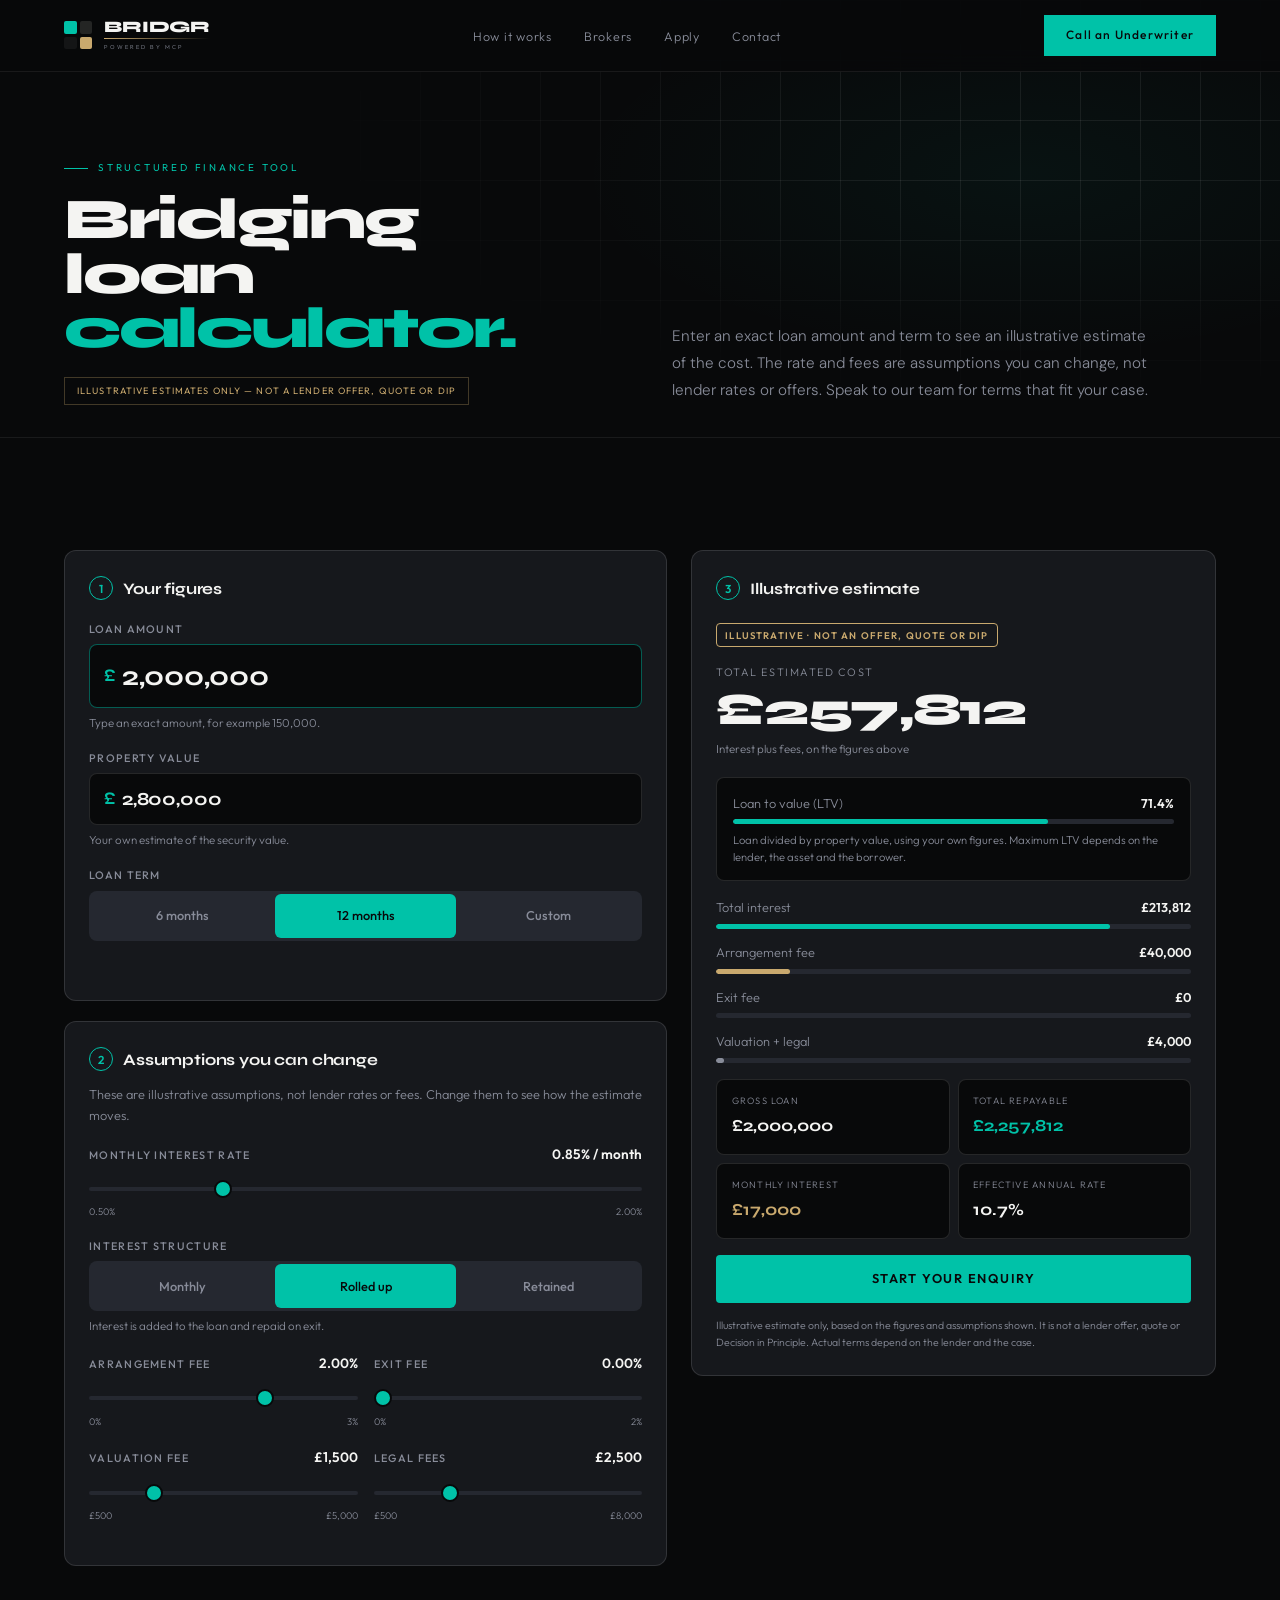
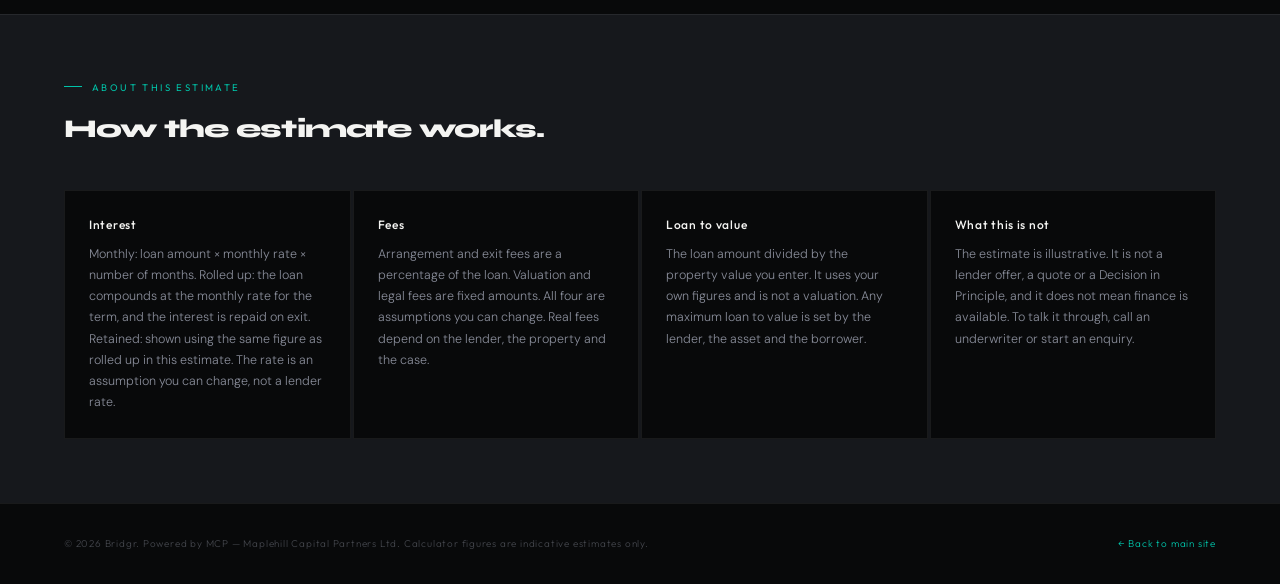
<file: calculator.html>
<!DOCTYPE html>
<html lang="en">
<head>
<meta charset="UTF-8">
<meta name="viewport" content="width=device-width, initial-scale=1.0">
<title>Bridging Loan Calculator — Bridgr</title>
<link href="https://fonts.googleapis.com/css2?family=Syne:wght@400;500;600;700;800&family=DM+Sans:wght@200;300;400;500&family=Outfit:wght@200;300;400;500;600&display=swap" rel="stylesheet">
<style>
:root {
  --void:      #08090A;
  --carbon:    #16181C;
  --graphite:  #252830;
  --steel:     #888C99;
  --chalk:     #F4F4F2;
  --chalk-dim: #B8B8B4;
  --teal:      #00C2A8;
  --deep-teal: #0B1F1D;
  --gold:      #C9A96E;
  --gold-dim:  #8A7045;
  --border:    rgba(255,255,255,0.07);
  --border-md: rgba(255,255,255,0.12);
  --red:       #E05252;
  --amber:     #E09A3A;
  --green:     #3ABF8A;
}

*, *::before, *::after { box-sizing: border-box; margin: 0; padding: 0; }
html { scroll-behavior: smooth; }
body {
  background: var(--void);
  color: var(--chalk);
  font-family: 'DM Sans', sans-serif;
  font-weight: 300;
  line-height: 1.7;
  -webkit-font-smoothing: antialiased;
  min-height: 100vh;
}

/* ── NAV ── */
nav {
  position: fixed;
  top: 0; left: 0; right: 0;
  z-index: 100;
  display: flex;
  align-items: center;
  justify-content: space-between;
  padding: 0 4rem;
  height: 72px;
  background: rgba(8,9,10,0.92);
  backdrop-filter: blur(16px);
  border-bottom: 1px solid var(--border);
}
.nav-logo { text-decoration: none; display: flex; align-items: center; gap: 12px; }
.logo-mark { display: grid; grid-template-columns: 1fr 1fr; gap: 3px; width: 28px; height: 28px; }
.logo-mark span { border-radius: 2px; display: block; }
.nav-wordmark { display: flex; flex-direction: column; gap: 3px; }
.nav-name { font-family: 'Syne', sans-serif; font-weight: 800; font-size: 1rem; letter-spacing: -0.01em; color: var(--chalk); line-height: 1; }
.nav-line { width: 100%; height: 1px; background: linear-gradient(90deg, var(--gold), transparent); }
.nav-sub { font-family: 'Outfit', sans-serif; font-weight: 300; font-size: 0.36rem; letter-spacing: 0.35em; text-transform: uppercase; color: var(--steel); }
.nav-links { display: flex; align-items: center; gap: 2rem; list-style: none; }
.nav-links a { font-family: 'Outfit', sans-serif; font-size: 0.78rem; letter-spacing: 0.06em; color: var(--steel); text-decoration: none; transition: color 0.2s; }
.nav-links a:hover { color: var(--chalk); }
.nav-cta { font-family: 'Outfit', sans-serif; font-weight: 500; font-size: 0.75rem; letter-spacing: 0.1em; color: var(--void); background: var(--teal); padding: 10px 22px; text-decoration: none; transition: background 0.2s; }
.nav-cta:hover { background: #00D4B8; }

/* ── PAGE HEADER ── */
.page-header {
  padding: 10rem 4rem 4rem;
  border-bottom: 1px solid var(--border);
  display: grid;
  grid-template-columns: 1fr 1fr;
  gap: 4rem;
  align-items: end;
  background: var(--void);
  position: relative;
  overflow: hidden;
}
.page-header::before {
  content: '';
  position: absolute;
  inset: 0;
  background: radial-gradient(ellipse 50% 60% at 80% 40%, rgba(0,194,168,0.05) 0%, transparent 70%);
  pointer-events: none;
}
.header-grid {
  position: absolute;
  inset: 0;
  background-image: linear-gradient(var(--border) 1px, transparent 1px), linear-gradient(90deg, var(--border) 1px, transparent 1px);
  background-size: 60px 60px;
  mask-image: radial-gradient(ellipse 70% 80% at 80% 30%, black 20%, transparent 80%);
}
.eyebrow {
  font-family: 'Outfit', sans-serif;
  font-size: 0.62rem;
  font-weight: 400;
  letter-spacing: 0.28em;
  text-transform: uppercase;
  color: var(--teal);
  margin-bottom: 1rem;
  display: flex;
  align-items: center;
  gap: 10px;
}
.eyebrow::before { content: ''; display: block; width: 24px; height: 1px; background: var(--teal); }
.page-title {
  font-family: 'Syne', sans-serif;
  font-weight: 800;
  font-size: clamp(2.2rem, 4.5vw, 3.8rem);
  letter-spacing: -0.04em;
  line-height: 0.95;
  color: var(--chalk);
}
.page-title em { font-style: normal; color: var(--teal); }
.page-desc {
  font-size: 0.95rem;
  font-weight: 300;
  color: var(--steel);
  line-height: 1.8;
  max-width: 480px;
  align-self: end;
}
.disclaimer-pill {
  display: inline-flex;
  align-items: center;
  gap: 8px;
  font-family: 'Outfit', sans-serif;
  font-size: 0.58rem;
  font-weight: 400;
  letter-spacing: 0.12em;
  text-transform: uppercase;
  color: var(--gold);
  border: 0.5px solid rgba(201,169,110,0.3);
  padding: 5px 12px;
  margin-top: 1.25rem;
}

/* ── CALCULATOR LAYOUT ── */
.calc-wrap {
  display: grid;
  grid-template-columns: 1fr 380px;
  gap: 2px;
  min-height: calc(100vh - 300px);
}

/* LEFT: INPUTS */
.calc-inputs {
  padding: 3rem 4rem;
  background: var(--carbon);
  border-right: 1px solid var(--border);
}

.input-section {
  margin-bottom: 2.5rem;
  padding-bottom: 2.5rem;
  border-bottom: 1px solid var(--border);
}
.input-section:last-child { border-bottom: none; margin-bottom: 0; }

.input-section-title {
  font-family: 'Outfit', sans-serif;
  font-weight: 500;
  font-size: 0.6rem;
  letter-spacing: 0.22em;
  text-transform: uppercase;
  color: var(--teal);
  margin-bottom: 1.5rem;
  display: flex;
  align-items: center;
  gap: 10px;
}
.input-section-title::before { content: ''; width: 16px; height: 1px; background: var(--teal); }

.input-row {
  display: grid;
  grid-template-columns: 1fr 1fr;
  gap: 1.25rem;
  margin-bottom: 1.25rem;
}
.input-row.single { grid-template-columns: 1fr; }

.input-group { display: flex; flex-direction: column; gap: 6px; }
.input-label {
  font-family: 'Outfit', sans-serif;
  font-size: 0.6rem;
  font-weight: 400;
  letter-spacing: 0.15em;
  text-transform: uppercase;
  color: var(--steel);
  display: flex;
  justify-content: space-between;
  align-items: center;
}
.input-label span {
  font-family: 'Syne', sans-serif;
  font-size: 0.75rem;
  font-weight: 600;
  color: var(--chalk);
  letter-spacing: -0.01em;
}

/* Slider */
.slider-wrap { position: relative; padding-bottom: 4px; }
input[type=range] {
  width: 100%;
  height: 4px;
  -webkit-appearance: none;
  background: var(--graphite);
  border-radius: 2px;
  outline: none;
  cursor: pointer;
}
input[type=range]::-webkit-slider-thumb {
  -webkit-appearance: none;
  width: 18px;
  height: 18px;
  border-radius: 50%;
  background: var(--teal);
  border: 2px solid var(--void);
  cursor: pointer;
  transition: transform 0.15s;
}
input[type=range]::-webkit-slider-thumb:hover { transform: scale(1.2); }
input[type=range]::-moz-range-thumb {
  width: 18px; height: 18px;
  border-radius: 50%;
  background: var(--teal);
  border: 2px solid var(--void);
  cursor: pointer;
}

/* Segment control */
.segment {
  display: grid;
  gap: 2px;
  background: var(--graphite);
  border-radius: 4px;
  padding: 2px;
}
.segment.cols-2 { grid-template-columns: 1fr 1fr; }
.segment.cols-3 { grid-template-columns: 1fr 1fr 1fr; }
.seg-btn {
  font-family: 'Outfit', sans-serif;
  font-size: 0.65rem;
  font-weight: 400;
  letter-spacing: 0.1em;
  text-transform: uppercase;
  color: var(--steel);
  background: transparent;
  border: none;
  padding: 8px 6px;
  cursor: pointer;
  border-radius: 3px;
  transition: background 0.15s, color 0.15s;
  text-align: center;
}
.seg-btn.active {
  background: var(--teal);
  color: var(--void);
  font-weight: 600;
}
.seg-btn:hover:not(.active) { color: var(--chalk); }

/* Mini input */
.mini-input {
  background: var(--graphite);
  border: 1px solid var(--border-md);
  color: var(--chalk);
  font-family: 'Syne', sans-serif;
  font-size: 0.9rem;
  font-weight: 600;
  padding: 8px 12px;
  border-radius: 3px;
  outline: none;
  width: 100%;
  transition: border-color 0.2s;
}
.mini-input:focus { border-color: var(--teal); }

/* Tooltip */
.tooltip-icon {
  display: inline-flex;
  align-items: center;
  justify-content: center;
  width: 14px;
  height: 14px;
  border-radius: 50%;
  border: 0.5px solid var(--steel);
  font-size: 9px;
  color: var(--steel);
  cursor: help;
  flex-shrink: 0;
  margin-left: 4px;
}

/* RIGHT: RESULTS */
.calc-results {
  background: var(--void);
  position: sticky;
  top: 72px;
  height: calc(100vh - 72px);
  overflow-y: auto;
  padding: 3rem 2.5rem;
  display: flex;
  flex-direction: column;
  gap: 1.5rem;
  border-left: 1px solid var(--border);
}

.result-header {
  display: flex;
  flex-direction: column;
  gap: 4px;
}
.result-header-label {
  font-family: 'Outfit', sans-serif;
  font-size: 0.58rem;
  font-weight: 400;
  letter-spacing: 0.22em;
  text-transform: uppercase;
  color: var(--steel);
}
.result-total {
  font-family: 'Syne', sans-serif;
  font-weight: 800;
  font-size: 2.4rem;
  letter-spacing: -0.04em;
  color: var(--chalk);
  line-height: 1;
}
.result-total-label {
  font-family: 'Outfit', sans-serif;
  font-size: 0.6rem;
  font-weight: 300;
  letter-spacing: 0.1em;
  color: var(--steel);
}

/* Cost breakdown bars */
.breakdown {
  display: flex;
  flex-direction: column;
  gap: 1px;
}
.breakdown-bar-wrap {
  padding: 0.85rem 0;
  border-bottom: 1px solid var(--border);
}
.breakdown-bar-wrap:last-child { border-bottom: none; }
.breakdown-row {
  display: flex;
  justify-content: space-between;
  align-items: center;
  margin-bottom: 6px;
}
.breakdown-label {
  font-family: 'Outfit', sans-serif;
  font-size: 0.7rem;
  font-weight: 400;
  color: var(--chalk-dim);
  letter-spacing: 0.04em;
}
.breakdown-val {
  font-family: 'Syne', sans-serif;
  font-size: 0.88rem;
  font-weight: 600;
  color: var(--chalk);
}
.bar-track {
  width: 100%;
  height: 3px;
  background: var(--graphite);
  border-radius: 2px;
  overflow: hidden;
}
.bar-fill {
  height: 100%;
  border-radius: 2px;
  transition: width 0.4s ease;
}

/* LTV meter */
.ltv-meter {
  background: var(--carbon);
  border: 1px solid var(--border);
  padding: 1.25rem;
  border-radius: 4px;
}
.ltv-label-row {
  display: flex;
  justify-content: space-between;
  margin-bottom: 8px;
}
.ltv-label {
  font-family: 'Outfit', sans-serif;
  font-size: 0.58rem;
  font-weight: 400;
  letter-spacing: 0.18em;
  text-transform: uppercase;
  color: var(--steel);
}
.ltv-val {
  font-family: 'Syne', sans-serif;
  font-size: 1.1rem;
  font-weight: 700;
  color: var(--chalk);
}
.ltv-track {
  width: 100%;
  height: 8px;
  background: var(--graphite);
  border-radius: 4px;
  overflow: hidden;
  margin-bottom: 6px;
}
.ltv-fill {
  height: 100%;
  border-radius: 4px;
  transition: width 0.4s ease, background 0.3s;
}
.ltv-status {
  font-family: 'Outfit', sans-serif;
  font-size: 0.6rem;
  font-weight: 500;
  letter-spacing: 0.1em;
  text-transform: uppercase;
}

/* Summary cards */
.summary-cards {
  display: grid;
  grid-template-columns: 1fr 1fr;
  gap: 2px;
}
.summary-card {
  background: var(--carbon);
  padding: 1rem;
}
.summary-card-label {
  font-family: 'Outfit', sans-serif;
  font-size: 0.55rem;
  font-weight: 400;
  letter-spacing: 0.15em;
  text-transform: uppercase;
  color: var(--steel);
  margin-bottom: 4px;
  opacity: 0.7;
}
.summary-card-val {
  font-family: 'Syne', sans-serif;
  font-size: 1rem;
  font-weight: 700;
  color: var(--chalk);
  letter-spacing: -0.01em;
}
.summary-card-val.teal { color: var(--teal); }
.summary-card-val.gold { color: var(--gold); }

/* CTA block */
.calc-cta {
  background: var(--deep-teal);
  border: 1px solid rgba(0,194,168,0.2);
  padding: 1.5rem;
}
.calc-cta-title {
  font-family: 'Syne', sans-serif;
  font-weight: 700;
  font-size: 0.95rem;
  letter-spacing: -0.02em;
  color: var(--chalk);
  margin-bottom: 0.5rem;
}
.calc-cta-body {
  font-size: 0.78rem;
  font-weight: 300;
  color: var(--steel);
  line-height: 1.65;
  margin-bottom: 1rem;
}
.btn-teal {
  display: block;
  width: 100%;
  text-align: center;
  font-family: 'Outfit', sans-serif;
  font-weight: 600;
  font-size: 0.7rem;
  letter-spacing: 0.15em;
  text-transform: uppercase;
  color: var(--void);
  background: var(--teal);
  padding: 12px;
  text-decoration: none;
  border: none;
  cursor: pointer;
  transition: background 0.2s;
}
.btn-teal:hover { background: #00D4B8; }

/* Disclaimer */
.calc-disclaimer {
  font-size: 0.7rem;
  font-weight: 300;
  color: var(--steel);
  line-height: 1.6;
  opacity: 0.55;
  border-top: 1px solid var(--border);
  padding-top: 1rem;
}

/* Info cards at bottom */
.info-section {
  background: var(--carbon);
  padding: 4rem;
  border-top: 1px solid var(--border);
}
.info-grid {
  display: grid;
  grid-template-columns: repeat(4, 1fr);
  gap: 2px;
  margin-top: 2.5rem;
}
.info-card {
  background: var(--void);
  padding: 1.5rem;
  border: 1px solid var(--border);
}
.info-card-title {
  font-family: 'Outfit', sans-serif;
  font-weight: 500;
  font-size: 0.75rem;
  letter-spacing: 0.06em;
  color: var(--chalk);
  margin-bottom: 0.5rem;
}
.info-card-body {
  font-size: 0.78rem;
  font-weight: 300;
  color: var(--steel);
  line-height: 1.7;
}
.info-eyebrow {
  font-family: 'Outfit', sans-serif;
  font-size: 0.6rem;
  font-weight: 400;
  letter-spacing: 0.25em;
  text-transform: uppercase;
  color: var(--teal);
  margin-bottom: 0.75rem;
  display: flex;
  align-items: center;
  gap: 10px;
}
.info-eyebrow::before { content: ''; width: 18px; height: 1px; background: var(--teal); }
.info-title {
  font-family: 'Syne', sans-serif;
  font-weight: 800;
  font-size: 1.6rem;
  letter-spacing: -0.03em;
  color: var(--chalk);
}

/* Footer strip */
.footer-strip {
  background: var(--void);
  border-top: 1px solid var(--border);
  padding: 2rem 4rem;
  display: flex;
  justify-content: space-between;
  align-items: center;
}
.footer-strip p { font-family: 'Outfit', sans-serif; font-size: 0.62rem; color: var(--steel); opacity: 0.45; letter-spacing: 0.08em; }
.footer-strip a { font-family: 'Outfit', sans-serif; font-size: 0.62rem; color: var(--teal); text-decoration: none; letter-spacing: 0.08em; }

@keyframes fadeUp { from { opacity:0; transform:translateY(16px); } to { opacity:1; transform:translateY(0); } }
.fade-up { opacity:0; animation: fadeUp 0.6s ease forwards; }
/* responsive: added for narrow screens (the page had no breakpoints) */
@media (max-width:900px){
  nav{padding:0 1.25rem}.nav-links{display:none}
  .page-header{grid-template-columns:1fr;gap:1.5rem;padding:7rem 1.25rem 2.5rem}
  .calc-wrap{grid-template-columns:1fr}
  .calc-inputs,.calc-results{padding-left:1.25rem;padding-right:1.25rem;min-width:0}
  .info-grid{grid-template-columns:1fr 1fr}
}
@media (max-width:520px){
  .input-row,.summary-cards,.info-grid{grid-template-columns:1fr}
  .segment.cols-3{grid-template-columns:1fr}
  .footer-strip{flex-direction:column;gap:0.5rem;text-align:center}
}
@media (prefers-reduced-motion:reduce){*,*::before,*::after{animation-duration:0.01ms!important;animation-iteration-count:1!important;transition-duration:0.01ms!important;scroll-behavior:auto!important}}
</style>
<link rel="stylesheet" href="concierge.css">
<link rel="stylesheet" href="calc.css">
<style>.cx-wrap{display:block;padding:7rem 4rem 3rem;max-width:1280px;margin:0 auto}.page-header{padding-bottom:2rem}@media (max-width:900px){.cx-wrap{padding:1rem 1.25rem 2.5rem}}</style>
<link rel="icon" type="image/svg+xml" href="favicon.svg">
</head>
<body>

<!-- NAV -->
<nav>
  <a href="index.html" class="nav-logo">
    <div class="logo-mark">
      <span style="background:#00C2A8"></span>
      <span style="background:#F4F4F2;opacity:0.12"></span>
      <span style="background:#F4F4F2;opacity:0.06"></span>
      <span style="background:#C9A96E"></span>
    </div>
    <div class="nav-wordmark">
      <div class="nav-name">BRIDGR</div>
      <div class="nav-line"></div>
      <div class="nav-sub">Powered by MCP</div>
    </div>
  </a>
  <ul class="nav-links">
    <li><a href="index.html#how">How it works</a></li>
    <li><a href="brokers.html">Brokers</a></li>
    <li><a href="apply.html">Apply</a></li>
    <li><a href="contact.html">Contact</a></li>
  </ul>
  <a href="contact.html" class="nav-cta" data-uw>Call an Underwriter</a>
</nav>

<!-- PAGE HEADER -->
<div class="page-header">
  <div class="header-grid"></div>
  <div class="fade-up" style="animation-delay:0.1s">
    <div class="eyebrow">Structured Finance Tool</div>
    <h1 class="page-title">Bridging loan<br><em>calculator.</em></h1>
    <div class="disclaimer-pill">Illustrative estimates only — not a lender offer, quote or DIP</div>
  </div>
  <p class="page-desc fade-up" style="animation-delay:0.3s">
    Enter an exact loan amount and term to see an illustrative estimate of the cost. The rate and fees are assumptions you can change, not lender rates or offers. Speak to our team for terms that fit your case.
  </p>
</div>

<!-- CALCULATOR (BR-008: shared component in calc-core.js) -->
<main class="cx-wrap" id="calculator">
  <div data-bridgr-calc="full"></div>
  <noscript><p class="cx-fine" style="padding:1rem">The calculator needs JavaScript. Please enable it, or call an underwriter.</p></noscript>
</main>

<!-- INFO SECTION -->
<div class="info-section">
  <div class="info-eyebrow">About this estimate</div>
  <div class="info-title">How the estimate works.</div>

  <div class="info-grid">
    <div class="info-card">
      <div class="info-card-title">Interest</div>
      <div class="info-card-body">Monthly: loan amount × monthly rate × number of months. Rolled up: the loan compounds at the monthly rate for the term, and the interest is repaid on exit. Retained: shown using the same figure as rolled up in this estimate. The rate is an assumption you can change, not a lender rate.</div>
    </div>
    <div class="info-card">
      <div class="info-card-title">Fees</div>
      <div class="info-card-body">Arrangement and exit fees are a percentage of the loan. Valuation and legal fees are fixed amounts. All four are assumptions you can change. Real fees depend on the lender, the property and the case.</div>
    </div>
    <div class="info-card">
      <div class="info-card-title">Loan to value</div>
      <div class="info-card-body">The loan amount divided by the property value you enter. It uses your own figures and is not a valuation. Any maximum loan to value is set by the lender, the asset and the borrower.</div>
    </div>
    <div class="info-card">
      <div class="info-card-title">What this is not</div>
      <div class="info-card-body">The estimate is illustrative. It is not a lender offer, a quote or a Decision in Principle, and it does not mean finance is available. To talk it through, call an underwriter or start an enquiry.</div>
    </div>
  </div>
</div>

<!-- FOOTER STRIP -->
<div class="footer-strip">
  <p>© 2026 Bridgr. Powered by MCP — Maplehill Capital Partners Ltd. Calculator figures are indicative estimates only.</p>
  <a href="index.html">← Back to main site</a>
</div>

<script src="calc-core.js" defer></script>
<script src="concierge.js" defer data-widget="off"></script>
<script src="mobile-nav.js" defer></script>
</body>
</html>
</file>
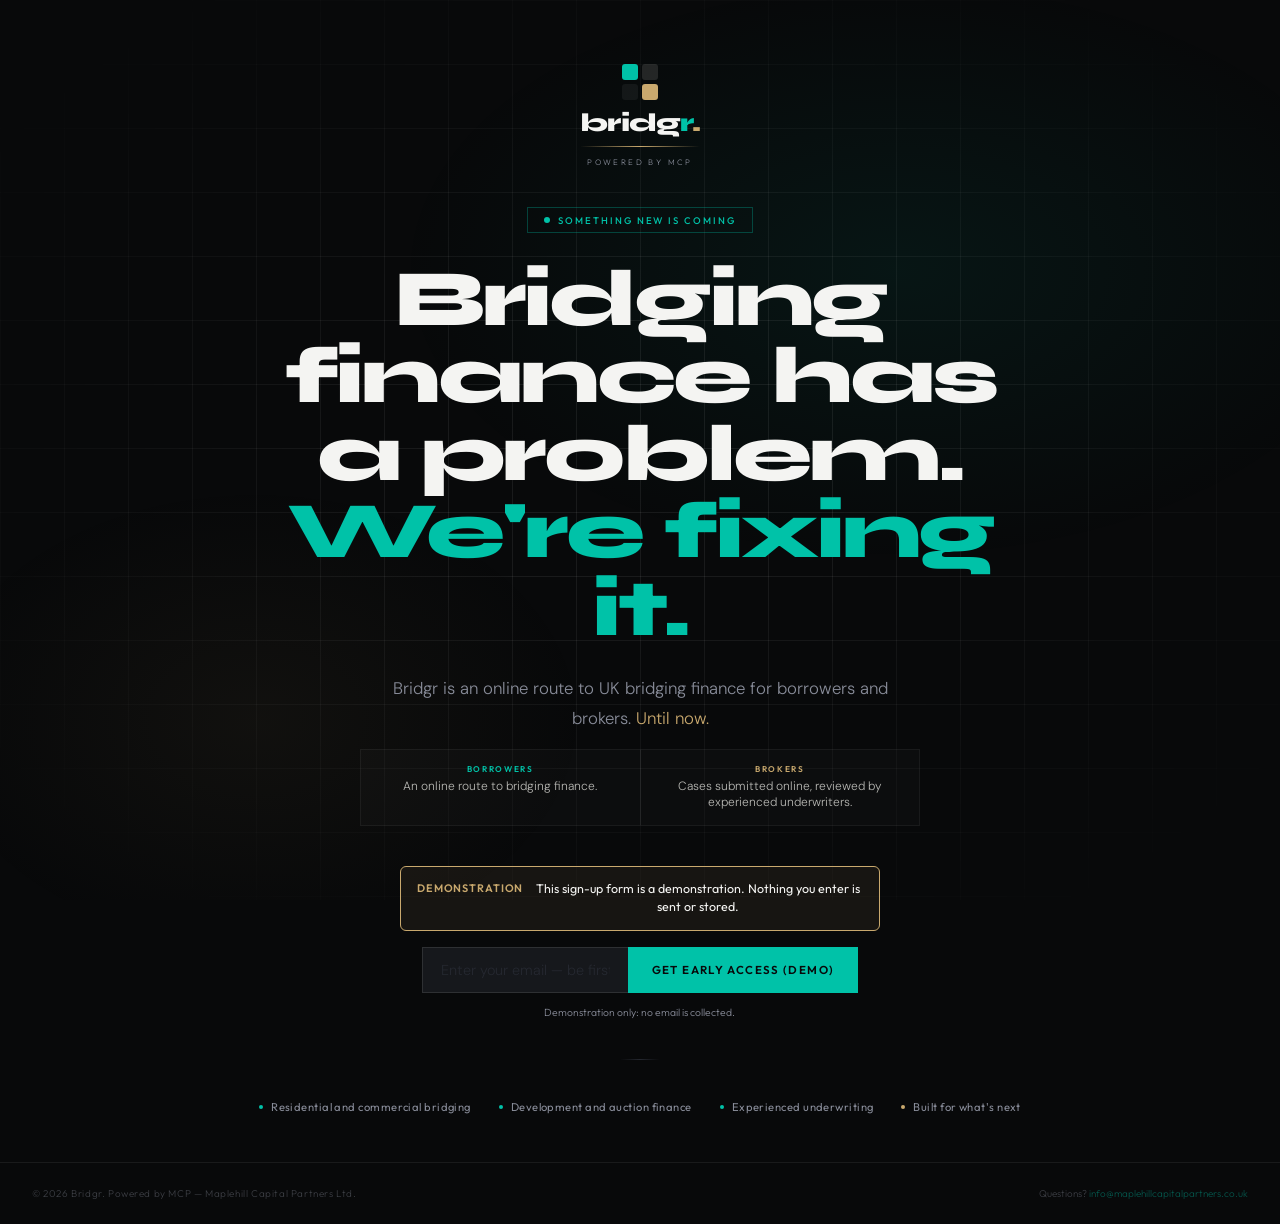
<file: coming-soon.html>
<!DOCTYPE html>
<html lang="en">
<head>
<meta charset="UTF-8">
<meta name="viewport" content="width=device-width, initial-scale=1.0">
<title>Bridgr — UK Bridging Finance</title>
<link href="https://fonts.googleapis.com/css2?family=Syne:wght@400;700;800&family=DM+Sans:wght@300;400&family=Outfit:wght@300;400;500&display=swap" rel="stylesheet">
<style>
:root {
  --void:     #08090A;
  --carbon:   #16181C;
  --graphite: #252830;
  --steel:    #888C99;
  --chalk:    #F4F4F2;
  --teal:     #00C2A8;
  --deep-teal:#0B1F1D;
  --gold:     #C9A96E;
  --border:   rgba(255,255,255,0.07);
}
*, *::before, *::after { box-sizing:border-box; margin:0; padding:0; }
html, body { height:100%; }
body {
  background: var(--void);
  color: var(--chalk);
  font-family: 'DM Sans', sans-serif;
  font-weight: 300;
  -webkit-font-smoothing: antialiased;
  min-height: 100vh;
  display: flex;
  flex-direction: column;
}

.bg {
  position: fixed;
  inset: 0;
  background:
    radial-gradient(ellipse 60% 50% at 70% 30%, rgba(0,194,168,0.07) 0%, transparent 65%),
    radial-gradient(ellipse 40% 40% at 20% 80%, rgba(201,169,110,0.05) 0%, transparent 65%);
  pointer-events: none;
  z-index: 0;
}
.grid {
  position: fixed;
  inset: 0;
  background-image:
    linear-gradient(var(--border) 1px, transparent 1px),
    linear-gradient(90deg, var(--border) 1px, transparent 1px);
  background-size: 64px 64px;
  mask-image: radial-gradient(ellipse 80% 80% at 50% 50%, black 20%, transparent 80%);
  pointer-events: none;
  z-index: 0;
}

main {
  flex: 1;
  display: flex;
  flex-direction: column;
  align-items: center;
  justify-content: center;
  padding: 4rem 2rem 3rem;
  position: relative;
  z-index: 1;
  text-align: center;
}

/* LOGO */
.logo {
  display: flex;
  flex-direction: column;
  align-items: center;
  gap: 10px;
  margin-bottom: 2.5rem;
  animation: fadeUp 0.6s ease 0.1s both;
}
.logo-mark {
  display: grid;
  grid-template-columns: 1fr 1fr;
  gap: 4px;
  width: 36px;
  height: 36px;
}
.logo-mark span { border-radius: 3px; display: block; }
.logo-name {
  font-family: 'Syne', sans-serif;
  font-weight: 800;
  font-size: 1.6rem;
  letter-spacing: -0.03em;
  color: var(--chalk);
  line-height: 1;
}
.logo-name span { color: var(--teal); }
.logo-line {
  width: 100%;
  height: 1px;
  background: linear-gradient(90deg, transparent, var(--gold), transparent);
}
.logo-sub {
  font-family: 'Outfit', sans-serif;
  font-weight: 300;
  font-size: 0.5rem;
  letter-spacing: 0.3em;
  text-transform: uppercase;
  color: var(--steel);
}

/* BADGE */
.badge {
  display: inline-flex;
  align-items: center;
  gap: 8px;
  font-family: 'Outfit', sans-serif;
  font-size: 0.6rem;
  font-weight: 500;
  letter-spacing: 0.2em;
  text-transform: uppercase;
  color: var(--teal);
  border: 0.5px solid rgba(0,194,168,0.3);
  padding: 6px 16px;
  margin-bottom: 1.75rem;
  animation: fadeUp 0.6s ease 0.2s both;
}
.badge-dot {
  width: 6px; height: 6px;
  border-radius: 50%;
  background: var(--teal);
  animation: pulse 2s ease-in-out infinite;
}

/* HEADLINE */
h1 {
  font-family: 'Syne', sans-serif;
  font-weight: 800;
  font-size: clamp(2.4rem, 6.5vw, 5rem);
  letter-spacing: -0.04em;
  line-height: 0.97;
  color: var(--chalk);
  margin-bottom: 1.5rem;
  max-width: 750px;
  animation: fadeUp 0.6s ease 0.3s both;
}
h1 .teal { color: var(--teal); }
h1 .gold { color: var(--gold); }

.sub {
  font-size: 1.05rem;
  font-weight: 300;
  color: var(--steel);
  line-height: 1.8;
  max-width: 520px;
  margin: 0 auto 1rem;
  animation: fadeUp 0.6s ease 0.4s both;
}

/* AUDIENCE PILLS */
.audience-pills {
  display: flex;
  align-items: stretch;
  gap: 0;
  max-width: 560px;
  width: 100%;
  margin: 0 auto 2.5rem;
  animation: fadeUp 0.6s ease 0.45s both;
  border: 1px solid var(--border);
}
.pill-item {
  flex: 1;
  padding: 0.85rem 1rem;
  display: flex;
  flex-direction: column;
  gap: 4px;
  border-right: 1px solid var(--border);
  background: rgba(255,255,255,0.02);
  transition: background 0.2s;
}
.pill-item:last-child { border-right: none; }
.pill-item:hover { background: rgba(255,255,255,0.04); }
.pill-who {
  font-family: 'Outfit', sans-serif;
  font-size: 0.52rem;
  font-weight: 600;
  letter-spacing: 0.2em;
  text-transform: uppercase;
  color: var(--teal);
}
.pill-item:nth-child(2) .pill-who { color: var(--gold); }
.pill-item:nth-child(3) .pill-who { color: #A78BFA; }
.pill-what {
  font-size: 0.75rem;
  font-weight: 300;
  color: var(--chalk-dim, #B8B8B4);
  line-height: 1.4;
}

/* EMAIL FORM */
.email-form {
  display: flex;
  gap: 0;
  max-width: 460px;
  width: 100%;
  margin: 0 auto 0.85rem;
  animation: fadeUp 0.6s ease 0.55s both;
}
.email-input {
  flex: 1;
  background: var(--carbon);
  border: 1px solid rgba(255,255,255,0.1);
  border-right: none;
  color: var(--chalk);
  font-family: 'DM Sans', sans-serif;
  font-size: 0.9rem;
  font-weight: 300;
  padding: 13px 18px;
  outline: none;
  transition: border-color 0.2s;
}
.email-input:focus { border-color: var(--teal); }
.email-input::placeholder { color: var(--graphite); }
.email-btn {
  font-family: 'Outfit', sans-serif;
  font-weight: 600;
  font-size: 0.72rem;
  letter-spacing: 0.12em;
  text-transform: uppercase;
  color: var(--void);
  background: var(--teal);
  border: none;
  padding: 13px 24px;
  cursor: pointer;
  transition: background 0.2s;
  white-space: nowrap;
}
.email-btn:hover { background: #00D4B8; }

.form-note {
  font-family: 'Outfit', sans-serif;
  font-size: 0.65rem;
  font-weight: 300;
  color: var(--steel);
  opacity: 0.5;
  animation: fadeUp 0.6s ease 0.6s both;
  margin-bottom: 2.5rem;
}

/* DIVIDER */
.divider {
  width: 40px;
  height: 1px;
  background: linear-gradient(90deg, transparent, var(--graphite), transparent);
  margin: 0 auto 2.5rem;
  animation: fadeUp 0.6s ease 0.65s both;
}

/* FEATURES STRIP */
.features-strip {
  display: flex;
  align-items: center;
  gap: 1.75rem;
  flex-wrap: wrap;
  justify-content: center;
  margin-bottom: 0;
  animation: fadeUp 0.6s ease 0.7s both;
}
.feat-item {
  display: flex;
  align-items: center;
  gap: 8px;
  font-family: 'Outfit', sans-serif;
  font-size: 0.7rem;
  font-weight: 400;
  color: var(--steel);
  letter-spacing: 0.04em;
}
.feat-dot { width: 4px; height: 4px; border-radius: 50%; background: var(--teal); flex-shrink: 0; }

/* SUCCESS */
.success {
  display: none;
  flex-direction: column;
  align-items: center;
  gap: 8px;
  animation: fadeUp 0.4s ease both;
}
.success-icon { font-size: 2rem; }
.success-text {
  font-family: 'Outfit', sans-serif;
  font-weight: 500;
  font-size: 0.9rem;
  color: var(--teal);
}
.success-sub {
  font-size: 0.78rem;
  font-weight: 300;
  color: var(--steel);
}

/* FOOTER */
footer {
  position: relative;
  z-index: 1;
  padding: 1.5rem 2rem;
  border-top: 1px solid var(--border);
  display: flex;
  justify-content: space-between;
  align-items: center;
  flex-wrap: wrap;
  gap: 0.5rem;
}
.footer-left {
  font-family: 'Outfit', sans-serif;
  font-size: 0.62rem;
  font-weight: 300;
  color: var(--steel);
  opacity: 0.4;
  letter-spacing: 0.06em;
}
.footer-right {
  font-family: 'Outfit', sans-serif;
  font-size: 0.62rem;
  font-weight: 300;
  color: var(--steel);
  opacity: 0.4;
}
.footer-right a { color: var(--teal); text-decoration: none; opacity: 1; }

@keyframes fadeUp {
  from { opacity:0; transform:translateY(16px); }
  to   { opacity:1; transform:translateY(0); }
}
@keyframes pulse {
  0%,100% { opacity:1; transform:scale(1); }
  50% { opacity:0.4; transform:scale(0.75); }
}

@media (max-width: 600px) {
  .audience-pills { flex-direction: column; }
  .pill-item { border-right: none; border-bottom: 1px solid var(--border); }
  .pill-item:last-child { border-bottom: none; }
  .email-form { flex-direction: column; }
  .email-input { border-right: 1px solid rgba(255,255,255,0.1); border-bottom: none; }
  .email-btn { padding: 13px; }
  footer { justify-content: center; text-align: center; }
  .features-strip { gap: 1rem; }
}
@media (prefers-reduced-motion:reduce){*,*::before,*::after{animation-duration:0.01ms!important;animation-iteration-count:1!important;transition-duration:0.01ms!important;scroll-behavior:auto!important}}
</style>
<link rel="stylesheet" href="demo-notice.css">
<link rel="icon" type="image/svg+xml" href="favicon.svg">
</head>
<body>

<div class="bg"></div>
<div class="grid"></div>

<main>
  <!-- LOGO -->
  <div class="logo">
    <div class="logo-mark">
      <span style="background:#00C2A8"></span>
      <span style="background:#F4F4F2;opacity:0.12"></span>
      <span style="background:#F4F4F2;opacity:0.06"></span>
      <span style="background:#C9A96E"></span>
    </div>
    <div class="logo-name">bridg<span>r</span><span style="color:var(--gold)">.</span></div>
    <div class="logo-line"></div>
    <div class="logo-sub">Powered by MCP</div>
  </div>

  <!-- BADGE -->
  <div class="badge">
    <span class="badge-dot"></span>
    Something new is coming
  </div>

  <!-- HEADLINE -->
  <h1>Bridging finance has<br>a problem.<br><span class="teal">We're fixing it.</span></h1>

  <p class="sub">Bridgr is an online route to UK bridging finance for borrowers and brokers. <span style="color:var(--gold)">Until now.</span></p>

  <!-- AUDIENCE PILLS -->
  <div class="audience-pills">
    <div class="pill-item">
      <div class="pill-who">Borrowers</div>
      <div class="pill-what">An online route to bridging finance.</div>
    </div>
    <div class="pill-item">
      <div class="pill-who">Brokers</div>
      <div class="pill-what">Cases submitted online, reviewed by experienced underwriters.</div>
    </div>
  </div>

  <!-- EMAIL FORM -->
  <div class="demo-notice" data-demo-notice role="note" style="max-width:480px;margin:0 auto 1rem"><strong>Demonstration</strong><span>This sign-up form is a demonstration. Nothing you enter is sent or stored.</span></div>
  <div id="form-wrap">
    <div class="email-form">
      <input class="email-input" type="email" id="email-input" placeholder="Enter your email — be first to know">
      <button class="email-btn" onclick="submitEmail()">Get early access (demo)</button>
    </div>
    <div class="form-note">Demonstration only: no email is collected.</div>
  </div>

  <div class="success" id="success-state">
    <div class="success-icon"><svg width="28" height="28" viewBox="0 0 20 20" fill="none"><path d="M10 2L4 11h5l-1 7 7-9h-5l1-7z" stroke="#00C2A8" stroke-width="1.2" stroke-linejoin="round" fill="none"/></svg></div>
    <div class="success-text">Demonstration only.</div>
    <div class="success-sub">Nothing has been sent or stored, and you have not been added to any list.</div>
  </div>

  <div class="divider"></div>

  <!-- FEATURES STRIP -->
  <div class="features-strip">
    <div class="feat-item"><div class="feat-dot"></div>Residential and commercial bridging</div>
    <div class="feat-item"><div class="feat-dot"></div>Development and auction finance</div>
    <div class="feat-item"><div class="feat-dot"></div>Experienced underwriting</div>
    <div class="feat-item"><div class="feat-dot" style="background:var(--gold)"></div>Built for what's next</div>
  </div>
</main>

<footer>
  <div class="footer-left">© 2026 Bridgr. Powered by MCP — Maplehill Capital Partners Ltd.</div>
  <div class="footer-right">Questions? <a href="mailto:info@maplehillcapitalpartners.co.uk">info@maplehillcapitalpartners.co.uk</a></div>
</footer>

<script>
function submitEmail() {
  const email = document.getElementById('email-input').value;
  if (!email || !email.includes('@')) {
    document.getElementById('email-input').style.borderColor = '#E05252';
    return;
  }
  document.getElementById('form-wrap').style.display = 'none';
  const s = document.getElementById('success-state');
  s.style.display = 'flex';
}
</script>
</body>
</html>
</file>
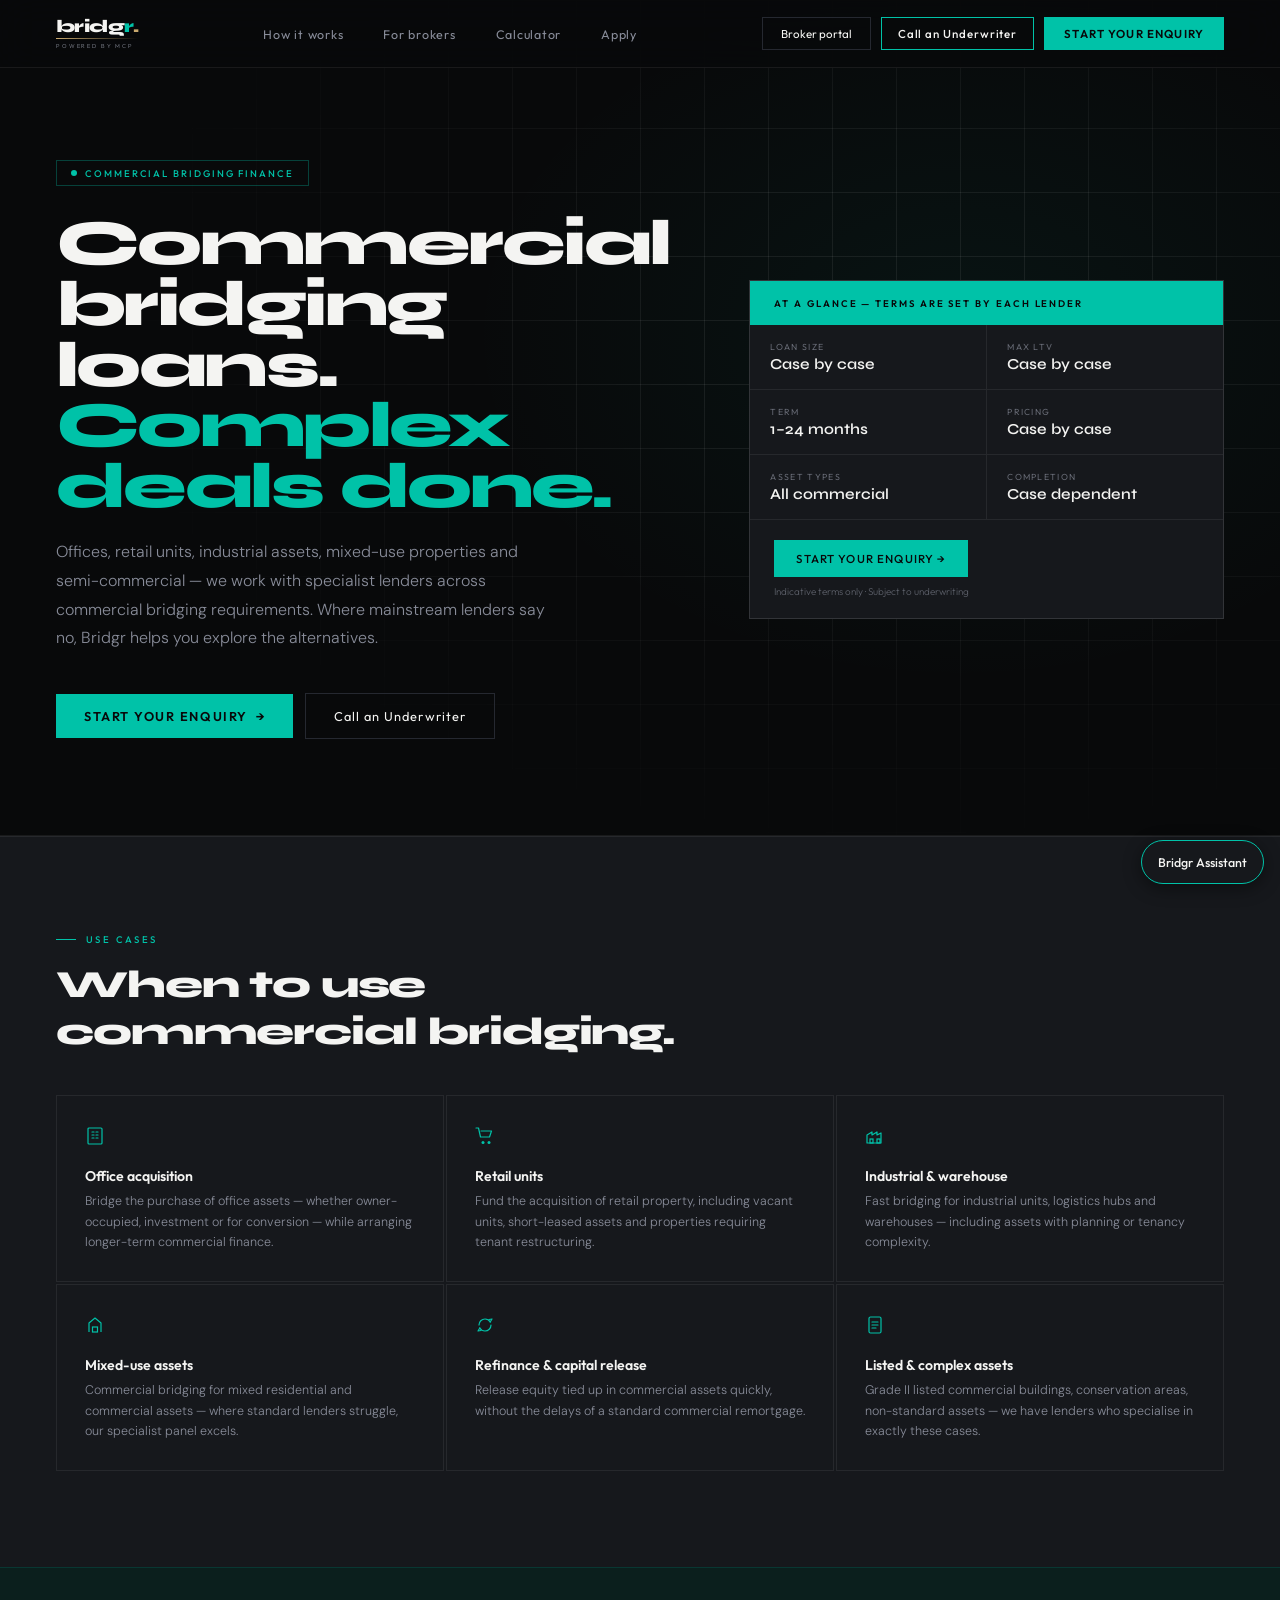
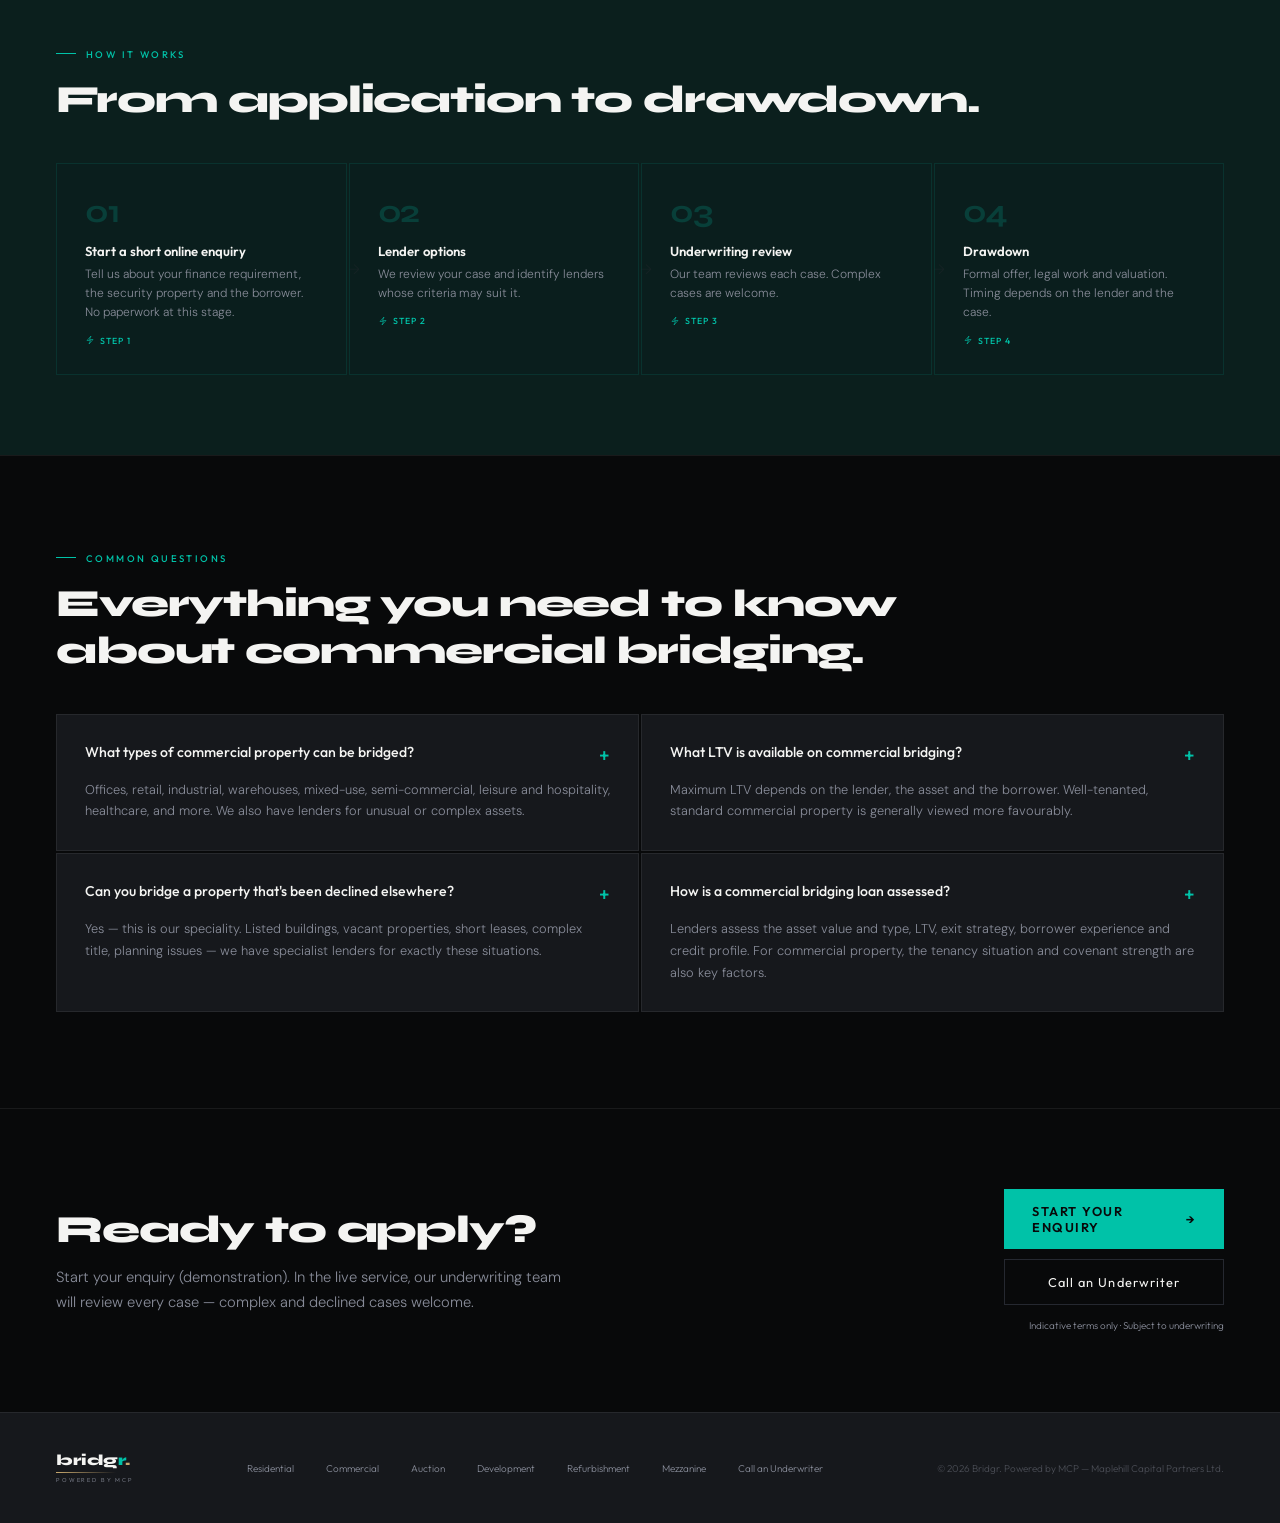
<file: commercial-bridging.html>
<!DOCTYPE html>
<html lang="en">
<head>
<meta charset="UTF-8">
<meta name="viewport" content="width=device-width, initial-scale=1.0">
<title>Commercial Bridging Loans UK | Bridgr</title>
<meta name="description" content="Commercial bridging loans for offices, retail, industrial and mixed-use assets. Start an enquiry with Bridgr (demonstration), powered by MCP.">
<link href="https://fonts.googleapis.com/css2?family=Syne:wght@400;600;700;800&family=DM+Sans:wght@200;300;400;500&family=Outfit:wght@200;300;400;500;600&display=swap" rel="stylesheet">
<style>
:root{--void:#08090A;--carbon:#16181C;--graphite:#252830;--border:rgba(255,255,255,0.07);--border-md:rgba(255,255,255,0.12);--steel:#888C99;--chalk:#F4F4F2;--chalk-dim:#B8B8B4;--teal:#00C2A8;--deep-teal:#0B1F1D;--gold:#C9A96E;--accent:#00C2A8;--accent-glow:rgba(0,194,168,0.12);}
*,*::before,*::after{box-sizing:border-box;margin:0;padding:0}
html{scroll-behavior:smooth}
body{background:var(--void);color:var(--chalk);font-family:'DM Sans',sans-serif;font-weight:300;-webkit-font-smoothing:antialiased}
.logo-wrap{display:flex;flex-direction:column;gap:3px;text-decoration:none}
.logo-wm{display:flex;align-items:baseline}
.logo-word{font-family:'Syne',sans-serif;font-weight:800;letter-spacing:-0.03em;color:var(--chalk);line-height:1}
.logo-word .a{color:var(--teal)}
.logo-dot{border-radius:50%;background:var(--gold);flex-shrink:0;margin-bottom:1px}
.logo-line{width:100%;height:1px;background:linear-gradient(90deg,var(--gold),transparent)}
.logo-sub{font-family:'Outfit',sans-serif;font-weight:300;font-size:0.36rem;letter-spacing:0.32em;text-transform:uppercase;color:var(--steel)}
nav{position:fixed;top:0;left:0;right:0;z-index:100;height:68px;display:flex;align-items:center;justify-content:space-between;padding:0 3.5rem;background:rgba(8,9,10,0.9);backdrop-filter:blur(20px);border-bottom:1px solid var(--border)}
.nav-links{display:flex;align-items:center;gap:2.5rem;list-style:none}
.nav-links a{font-family:'Outfit',sans-serif;font-size:0.78rem;font-weight:400;letter-spacing:0.06em;color:var(--steel);text-decoration:none;transition:color 0.2s}
.nav-links a:hover{color:var(--chalk)}
.nav-actions{display:flex;align-items:center;gap:10px}
.nav-ghost{font-family:'Outfit',sans-serif;font-size:0.72rem;font-weight:400;color:var(--chalk);border:0.5px solid var(--graphite);padding:8px 18px;text-decoration:none}
.nav-primary{font-family:'Outfit',sans-serif;font-size:0.72rem;font-weight:600;letter-spacing:0.1em;text-transform:uppercase;color:var(--void);background:var(--teal);padding:9px 20px;text-decoration:none}
.nav-primary:hover{background:#00D4B8}
.hero{padding:10rem 3.5rem 6rem;display:grid;grid-template-columns:1fr 1fr;gap:5rem;align-items:center;position:relative;overflow:hidden;border-bottom:1px solid var(--border)}
.hero-bg{position:absolute;inset:0;background:radial-gradient(ellipse 55% 60% at 75% 40%,rgba(0,194,168,0.06) 0%,transparent 70%);pointer-events:none}
.hero-grid{position:absolute;inset:0;background-image:linear-gradient(var(--border) 1px,transparent 1px),linear-gradient(90deg,var(--border) 1px,transparent 1px);background-size:64px 64px;mask-image:radial-gradient(ellipse 80% 80% at 70% 40%,black 20%,transparent 80%);pointer-events:none}
.hero-left{position:relative;z-index:1}
.badge{display:inline-flex;align-items:center;gap:8px;font-family:'Outfit',sans-serif;font-size:0.6rem;font-weight:500;letter-spacing:0.2em;text-transform:uppercase;color:var(--accent);border:0.5px solid rgba(0,194,168,0.3);padding:6px 14px;margin-bottom:1.75rem}
.badge-dot{width:6px;height:6px;border-radius:50%;background:var(--accent);animation:pulse 2s ease-in-out infinite}
.page-h1{font-family:'Syne',sans-serif;font-weight:800;font-size:clamp(2.5rem,5vw,4.2rem);letter-spacing:-0.04em;line-height:0.95;color:var(--chalk);margin-bottom:1.25rem}
.page-h1 .accent{color:var(--accent)}
.hero-sub{font-size:1rem;font-weight:300;color:var(--steel);line-height:1.8;max-width:500px;margin-bottom:2.5rem}
.cta-row{display:flex;align-items:center;gap:12px}
.cta-p{font-family:'Outfit',sans-serif;font-weight:600;font-size:0.8rem;letter-spacing:0.12em;text-transform:uppercase;color:var(--void);background:var(--teal);padding:14px 28px;text-decoration:none;display:inline-flex;align-items:center;gap:8px;transition:background 0.2s}
.cta-p:hover{background:#00D4B8}.cta-p::after{content:'→'}
.cta-s{font-family:'Outfit',sans-serif;font-weight:400;font-size:0.8rem;letter-spacing:0.08em;color:var(--chalk);border:0.5px solid var(--graphite);padding:14px 28px;text-decoration:none}
.cta-s:hover{border-color:var(--steel)}
.specs-box{background:var(--carbon);border:1px solid var(--border-md);padding:0;overflow:hidden;position:relative;z-index:1}
.specs-header{background:var(--accent);padding:1rem 1.5rem;font-family:'Outfit',sans-serif;font-size:0.6rem;font-weight:600;letter-spacing:0.2em;text-transform:uppercase;color:var(--void)}
.specs-grid{display:grid;grid-template-columns:1fr 1fr;gap:1px;background:var(--border)}
.spec{background:var(--carbon);padding:1rem 1.25rem}
.spec-label{font-family:'Outfit',sans-serif;font-size:0.55rem;font-weight:400;letter-spacing:0.15em;text-transform:uppercase;color:var(--steel);opacity:0.7;margin-bottom:3px}
.spec-val{font-family:'Syne',sans-serif;font-weight:600;font-size:0.95rem;color:var(--chalk)}
.specs-apply{padding:1.25rem 1.5rem;border-top:1px solid var(--border)}
.section{padding:6rem 3.5rem;border-top:1px solid var(--border)}
.section.alt{background:var(--carbon)}
.eyebrow{font-family:'Outfit',sans-serif;font-size:0.6rem;font-weight:500;letter-spacing:0.25em;text-transform:uppercase;color:var(--accent);margin-bottom:1rem;display:flex;align-items:center;gap:10px}
.eyebrow::before{content:'';width:20px;height:1px;background:var(--accent)}
.section-title{font-family:'Syne',sans-serif;font-weight:800;font-size:clamp(1.8rem,3vw,2.6rem);letter-spacing:-0.03em;color:var(--chalk);margin-bottom:1rem}
.uc-grid{display:grid;grid-template-columns:repeat(3,1fr);gap:2px;margin-top:2.5rem}
.uc-card{background:var(--carbon);border:1px solid var(--border);padding:1.75rem;transition:border-color 0.3s}
.uc-card:hover{border-color:var(--border-md)}
.uc-icon{font-size:1.4rem;margin-bottom:0.85rem}
.uc-title{font-family:'Outfit',sans-serif;font-weight:600;font-size:0.88rem;color:var(--chalk);margin-bottom:0.4rem}
.uc-desc{font-size:0.78rem;font-weight:300;color:var(--steel);line-height:1.65}
.faq-grid{display:grid;grid-template-columns:1fr 1fr;gap:2px;margin-top:2.5rem}
.faq-item{background:var(--carbon);border:1px solid var(--border);padding:1.75rem}
.faq-q{font-family:'Outfit',sans-serif;font-weight:500;font-size:0.88rem;color:var(--chalk);margin-bottom:0.75rem;display:flex;justify-content:space-between;gap:1rem}
.faq-tog{color:var(--accent);font-size:1.2rem;flex-shrink:0}
.faq-a{font-size:0.8rem;font-weight:300;color:var(--steel);line-height:1.7}
.process{padding:5rem 3.5rem;background:var(--deep-teal);border-top:1px solid rgba(0,194,168,0.15)}
.process-steps{display:grid;grid-template-columns:repeat(4,1fr);gap:2px;margin-top:2.5rem}
.pstep{background:rgba(11,31,29,0.6);border:1px solid rgba(0,194,168,0.12);padding:1.75rem;position:relative}
.pstep:not(:last-child)::after{content:'→';position:absolute;right:-14px;top:50%;transform:translateY(-50%);color:var(--graphite);font-size:14px;z-index:1}
.pstep-num{font-family:'Syne',sans-serif;font-weight:700;font-size:2rem;letter-spacing:-0.04em;color:rgba(0,194,168,0.2);margin-bottom:0.75rem}
.pstep-title{font-family:'Outfit',sans-serif;font-weight:600;font-size:0.82rem;color:var(--chalk);margin-bottom:0.4rem}
.pstep-desc{font-size:0.75rem;font-weight:300;color:var(--steel);line-height:1.6}
.pstep-time{font-family:'Outfit',sans-serif;font-size:0.55rem;font-weight:500;letter-spacing:0.12em;text-transform:uppercase;color:var(--teal);margin-top:0.75rem;display:flex;align-items:center;gap:5px}
.pstep-time::before{content:'';display:inline-block;width:10px;height:10px;background:url("data:image/svg+xml,%3Csvg xmlns='http://www.w3.org/2000/svg' width='20' height='20' viewBox='0 0 20 20' fill='none'%3E%3Cpath d='M12 2L4 11h7l-3 7 8-9h-7l3-7z' stroke='%2300C2A8' stroke-width='1.2' stroke-linejoin='round'/%3E%3C/svg%3E") center/contain no-repeat}
.cta-bottom{background:var(--void);border-top:1px solid var(--border);padding:5rem 3.5rem;display:grid;grid-template-columns:1fr auto;gap:4rem;align-items:center}
.cta-bottom-title{font-family:'Syne',sans-serif;font-weight:800;font-size:clamp(1.8rem,3vw,2.6rem);letter-spacing:-0.03em;color:var(--chalk);margin-bottom:0.75rem}
.cta-bottom-sub{font-size:0.92rem;font-weight:300;color:var(--steel);line-height:1.7;max-width:520px}
.cta-bottom-actions{display:flex;flex-direction:column;gap:10px;align-items:flex-end}
footer{background:var(--carbon);border-top:1px solid var(--border);padding:2.5rem 3.5rem;display:flex;justify-content:space-between;align-items:center;flex-wrap:wrap;gap:1rem}
.footer-copy{font-family:'Outfit',sans-serif;font-size:0.62rem;color:var(--steel);opacity:0.45}
.footer-links{display:flex;gap:2rem}
.footer-links a{font-family:'Outfit',sans-serif;font-size:0.62rem;color:var(--steel);text-decoration:none}
.footer-links a:hover{color:var(--chalk)}
.reveal{opacity:0;transform:translateY(24px);transition:opacity 0.6s ease,transform 0.6s ease}
.reveal.visible{opacity:1;transform:translateY(0)}
@keyframes pulse{0%,100%{opacity:1;transform:scale(1)}50%{opacity:0.4;transform:scale(0.75)}}
@media(max-width:768px){
  nav{padding:0 1.5rem}.nav-links{display:none}
  .hero{grid-template-columns:1fr;padding:8rem 1.5rem 3rem;gap:3rem}
  .section{padding:4rem 1.5rem}.uc-grid{grid-template-columns:1fr}
  .faq-grid{grid-template-columns:1fr}.process-steps{grid-template-columns:1fr 1fr}
  .cta-bottom{grid-template-columns:1fr;padding:4rem 1.5rem}.cta-bottom-actions{align-items:flex-start}
  footer{flex-direction:column;text-align:center;padding:2rem 1.5rem}
}
@media (max-width:600px){.process-steps{grid-template-columns:1fr}.pstep{padding:1.25rem}}
@media (max-width:600px){.footer-links{flex-wrap:wrap;justify-content:center;gap:0.75rem 1.25rem}.footer-copy{display:block;overflow-wrap:anywhere}}
@media (prefers-reduced-motion:reduce){*,*::before,*::after{animation-duration:0.01ms!important;animation-iteration-count:1!important;transition-duration:0.01ms!important;scroll-behavior:auto!important}}
</style>
<link rel="stylesheet" href="concierge.css">
<link rel="stylesheet" href="calc.css">
<link rel="icon" type="image/svg+xml" href="favicon.svg">
</head>
<body>
<nav>
  <a href="index.html" class="logo-wrap">
    <div class="logo-wm"><div class="logo-word" style="font-size:1.1rem">bridg<span class="a">r</span><span style="color:var(--gold)">.</span></div></div>
    <div class="logo-line"></div><div class="logo-sub">Powered by MCP</div>
  </a>
  <ul class="nav-links">
    <li><a href="index.html#how">How it works</a></li>
    <li><a href="brokers.html">For brokers</a></li>
    <li><a href="calculator.html">Calculator</a></li>
    <li><a href="apply.html">Apply</a></li>
  </ul>
  <div class="nav-actions">
    <a href="brokers.html" class="nav-ghost">Broker portal</a>
    <a href="contact.html" class="nav-uw" data-uw>Call an Underwriter</a>
    <a href="apply.html" class="nav-primary">Start your enquiry</a>
  </div>
</nav>

<section class="hero">
  <div class="hero-bg"></div><div class="hero-grid"></div>
  <div class="hero-left">
    <div class="badge"><span class="badge-dot"></span>Commercial Bridging Finance</div>
    <h1 class="page-h1">Commercial bridging loans.<br><span class="accent">Complex deals done.</span></h1>
    <p class="hero-sub">Offices, retail units, industrial assets, mixed-use properties and semi-commercial — we work with specialist lenders across commercial bridging requirements. Where mainstream lenders say no, Bridgr helps you explore the alternatives.</p>
    <div class="cta-row">
      <a href="apply.html" class="cta-p">Start your enquiry</a>
      <a href="contact.html" class="cta-s" data-uw>Call an Underwriter</a>
    </div>
  </div>
  <div style="position:relative;z-index:1">
    <div class="specs-box">
      <div class="specs-header">At a glance — terms are set by each lender</div>
      <div class="specs-grid">
        <div class="spec">
          <div class="spec-label">Loan size</div>
          <div class="spec-val">Case by case</div>
        </div>
        <div class="spec">
          <div class="spec-label">Max LTV</div>
          <div class="spec-val">Case by case</div>
        </div>
        <div class="spec">
          <div class="spec-label">Term</div>
          <div class="spec-val">1–24 months</div>
        </div>
        <div class="spec">
          <div class="spec-label">Pricing</div>
          <div class="spec-val">Case by case</div>
        </div>
        <div class="spec">
          <div class="spec-label">Asset types</div>
          <div class="spec-val">All commercial</div>
        </div>
        <div class="spec">
          <div class="spec-label">Completion</div>
          <div class="spec-val">Case dependent</div>
        </div></div>
      <div class="specs-apply">
        <a href="apply.html" style="font-family:'Outfit',sans-serif;font-size:0.72rem;font-weight:500;letter-spacing:0.1em;text-transform:uppercase;color:var(--void);background:var(--accent);padding:11px 22px;text-decoration:none;display:inline-flex;align-items:center;gap:8px">Start your enquiry →</a>
        <div style="font-family:'Outfit',sans-serif;font-size:0.62rem;color:var(--steel);opacity:0.6;margin-top:8px">Indicative terms only · Subject to underwriting</div>
      </div>
    </div>
  </div>
</section>

<section class="section alt">
  <div class="eyebrow reveal">Use cases</div>
  <h2 class="section-title reveal">When to use<br>commercial bridging.</h2>
  <div class="uc-grid">
        <div class="uc-card">
          <div class="uc-icon"><svg width="20" height="20" viewBox="0 0 20 20" fill="none"><rect x="3" y="2" width="14" height="16" rx="1" stroke="#00C2A8" stroke-width="1.2" fill="none"/><path d="M7 6h2M11 6h2M7 9h2M11 9h2M7 12h2M11 12h2" stroke="#00C2A8" stroke-width="1.2" stroke-linecap="round"/></svg></div>
          <div class="uc-title">Office acquisition</div>
          <div class="uc-desc">Bridge the purchase of office assets — whether owner-occupied, investment or for conversion — while arranging longer-term commercial finance.</div>
        </div>
        <div class="uc-card">
          <div class="uc-icon"><svg width="20" height="20" viewBox="0 0 20 20" fill="none"><path d="M1 2h2.5l2 9h9l2-6H6" stroke="#00C2A8" stroke-width="1.2" stroke-linecap="round" stroke-linejoin="round" fill="none"/><circle cx="8" cy="16.5" r="1.5" fill="#00C2A8"/><circle cx="14" cy="16.5" r="1.5" fill="#00C2A8"/></svg></div>
          <div class="uc-title">Retail units</div>
          <div class="uc-desc">Fund the acquisition of retail property, including vacant units, short-leased assets and properties requiring tenant restructuring.</div>
        </div>
        <div class="uc-card">
          <div class="uc-icon"><svg width="20" height="20" viewBox="0 0 20 20" fill="none"><path d="M2 17V9l5-3v3l5-3v3l4-2v10H2z" stroke="#00C2A8" stroke-width="1.2" fill="none" stroke-linejoin="round"/><rect x="5" y="13" width="3" height="4" stroke="#00C2A8" stroke-width="1.2" fill="none"/><rect x="12" y="13" width="3" height="4" stroke="#00C2A8" stroke-width="1.2" fill="none"/></svg></div>
          <div class="uc-title">Industrial & warehouse</div>
          <div class="uc-desc">Fast bridging for industrial units, logistics hubs and warehouses — including assets with planning or tenancy complexity.</div>
        </div>
        <div class="uc-card">
          <div class="uc-icon"><svg width="20" height="20" viewBox="0 0 20 20" fill="none"><path d="M4 17V8l6-5 6 5v9" stroke="#00C2A8" stroke-width="1.2" fill="none" stroke-linejoin="round"/><rect x="7.5" y="12" width="5" height="5" stroke="#00C2A8" stroke-width="1.2" fill="none"/></svg></div>
          <div class="uc-title">Mixed-use assets</div>
          <div class="uc-desc">Commercial bridging for mixed residential and commercial assets — where standard lenders struggle, our specialist panel excels.</div>
        </div>
        <div class="uc-card">
          <div class="uc-icon"><svg width="20" height="20" viewBox="0 0 20 20" fill="none"><path d="M4 10a6 6 0 016-6 6 6 0 015.2 3M16 10a6 6 0 01-6 6 6 6 0 01-5.2-3" stroke="#00C2A8" stroke-width="1.2" stroke-linecap="round" fill="none"/><path d="M15.2 7l1.8-3-3 .5" stroke="#00C2A8" stroke-width="1.2" stroke-linecap="round" stroke-linejoin="round"/><path d="M4.8 13L3 16l3-.5" stroke="#00C2A8" stroke-width="1.2" stroke-linecap="round" stroke-linejoin="round"/></svg></div>
          <div class="uc-title">Refinance & capital release</div>
          <div class="uc-desc">Release equity tied up in commercial assets quickly, without the delays of a standard commercial remortgage.</div>
        </div>
        <div class="uc-card">
          <div class="uc-icon"><svg width="20" height="20" viewBox="0 0 20 20" fill="none"><rect x="4" y="2" width="12" height="16" rx="1.5" stroke="#00C2A8" stroke-width="1.2" fill="none"/><path d="M7 7h6M7 10h6M7 13h4" stroke="#00C2A8" stroke-width="1.2" stroke-linecap="round"/></svg></div>
          <div class="uc-title">Listed & complex assets</div>
          <div class="uc-desc">Grade II listed commercial buildings, conservation areas, non-standard assets — we have lenders who specialise in exactly these cases.</div>
        </div></div>
</section>

<section class="process">
  <div class="eyebrow reveal">How it works</div>
  <h2 class="section-title reveal">From application to drawdown.</h2>
  <div class="process-steps">
    <div class="pstep reveal"><div class="pstep-num">01</div><div class="pstep-title">Start a short online enquiry</div><div class="pstep-desc">Tell us about your finance requirement, the security property and the borrower. No paperwork at this stage.</div><div class="pstep-time">Step 1</div></div>
    <div class="pstep reveal"><div class="pstep-num">02</div><div class="pstep-title">Lender options</div><div class="pstep-desc">We review your case and identify lenders whose criteria may suit it.</div><div class="pstep-time">Step 2</div></div>
    <div class="pstep reveal"><div class="pstep-num">03</div><div class="pstep-title">Underwriting review</div><div class="pstep-desc">Our team reviews each case. Complex cases are welcome.</div><div class="pstep-time">Step 3</div></div>
    <div class="pstep reveal"><div class="pstep-num">04</div><div class="pstep-title">Drawdown</div><div class="pstep-desc">Formal offer, legal work and valuation. Timing depends on the lender and the case.</div><div class="pstep-time">Step 4</div></div>
  </div>
</section>

<section class="section">
  <div class="eyebrow reveal">Common questions</div>
  <h2 class="section-title reveal">Everything you need to know<br>about commercial bridging.</h2>
  <div class="faq-grid">
        <div class="faq-item">
          <div class="faq-q">What types of commercial property can be bridged?<span class="faq-tog">+</span></div>
          <div class="faq-a">Offices, retail, industrial, warehouses, mixed-use, semi-commercial, leisure and hospitality, healthcare, and more. We also have lenders for unusual or complex assets.</div>
        </div>
        <div class="faq-item">
          <div class="faq-q">What LTV is available on commercial bridging?<span class="faq-tog">+</span></div>
          <div class="faq-a">Maximum LTV depends on the lender, the asset and the borrower. Well-tenanted, standard commercial property is generally viewed more favourably.</div>
        </div>
        <div class="faq-item">
          <div class="faq-q">Can you bridge a property that's been declined elsewhere?<span class="faq-tog">+</span></div>
          <div class="faq-a">Yes — this is our speciality. Listed buildings, vacant properties, short leases, complex title, planning issues — we have specialist lenders for exactly these situations.</div>
        </div>
        <div class="faq-item">
          <div class="faq-q">How is a commercial bridging loan assessed?<span class="faq-tog">+</span></div>
          <div class="faq-a">Lenders assess the asset value and type, LTV, exit strategy, borrower experience and credit profile. For commercial property, the tenancy situation and covenant strength are also key factors.</div>
        </div></div>
</section>

<div class="cta-bottom">
  <div>
    <h2 class="cta-bottom-title">Ready to apply?</h2>
    <p class="cta-bottom-sub">Start your enquiry (demonstration). In the live service, our underwriting team will review every case — complex and declined cases welcome.</p>
  </div>
  <div class="cta-bottom-actions">
    <a href="apply.html" class="cta-p" style="width:220px;justify-content:center">Start your enquiry</a>
    <a href="contact.html" class="cta-s" style="width:220px;text-align:center" data-uw>Call an Underwriter</a>
    <div style="font-family:'Outfit',sans-serif;font-size:0.62rem;color:var(--steel);text-align:center;margin-top:4px">Indicative terms only · Subject to underwriting</div>
  </div>
</div>

<footer>
  <a href="index.html" class="logo-wrap" style="display:inline-flex;flex-direction:column;gap:3px">
    <div class="logo-wm"><div class="logo-word" style="font-size:0.95rem">bridg<span class="a">r</span><span style="color:var(--gold)">.</span></div></div>
    <div class="logo-line" style="width:60px"></div><div class="logo-sub">Powered by MCP</div>
  </a>
  <div class="footer-links">
    <a href="residential-bridging.html">Residential</a>
    <a href="commercial-bridging.html">Commercial</a>
    <a href="auction-finance.html">Auction</a>
    <a href="development-finance.html">Development</a>
    <a href="refurbishment-loans.html">Refurbishment</a>
    <a href="mezzanine-finance.html">Mezzanine</a>
    <a href="contact.html" data-uw>Call an Underwriter</a>
  </div>
  <span class="footer-copy">© 2026 Bridgr. Powered by MCP — Maplehill Capital Partners Ltd.</span>
</footer>

<script>
const obs=new IntersectionObserver(e=>{e.forEach(x=>{if(x.isIntersecting){x.target.classList.add('visible');obs.unobserve(x.target)}});},{threshold:0.1});
document.querySelectorAll('.reveal').forEach(el=>obs.observe(el));
</script>
<script src="concierge.js" defer></script>
<script src="mobile-nav.js" defer></script>
</body>
</html>
</file>
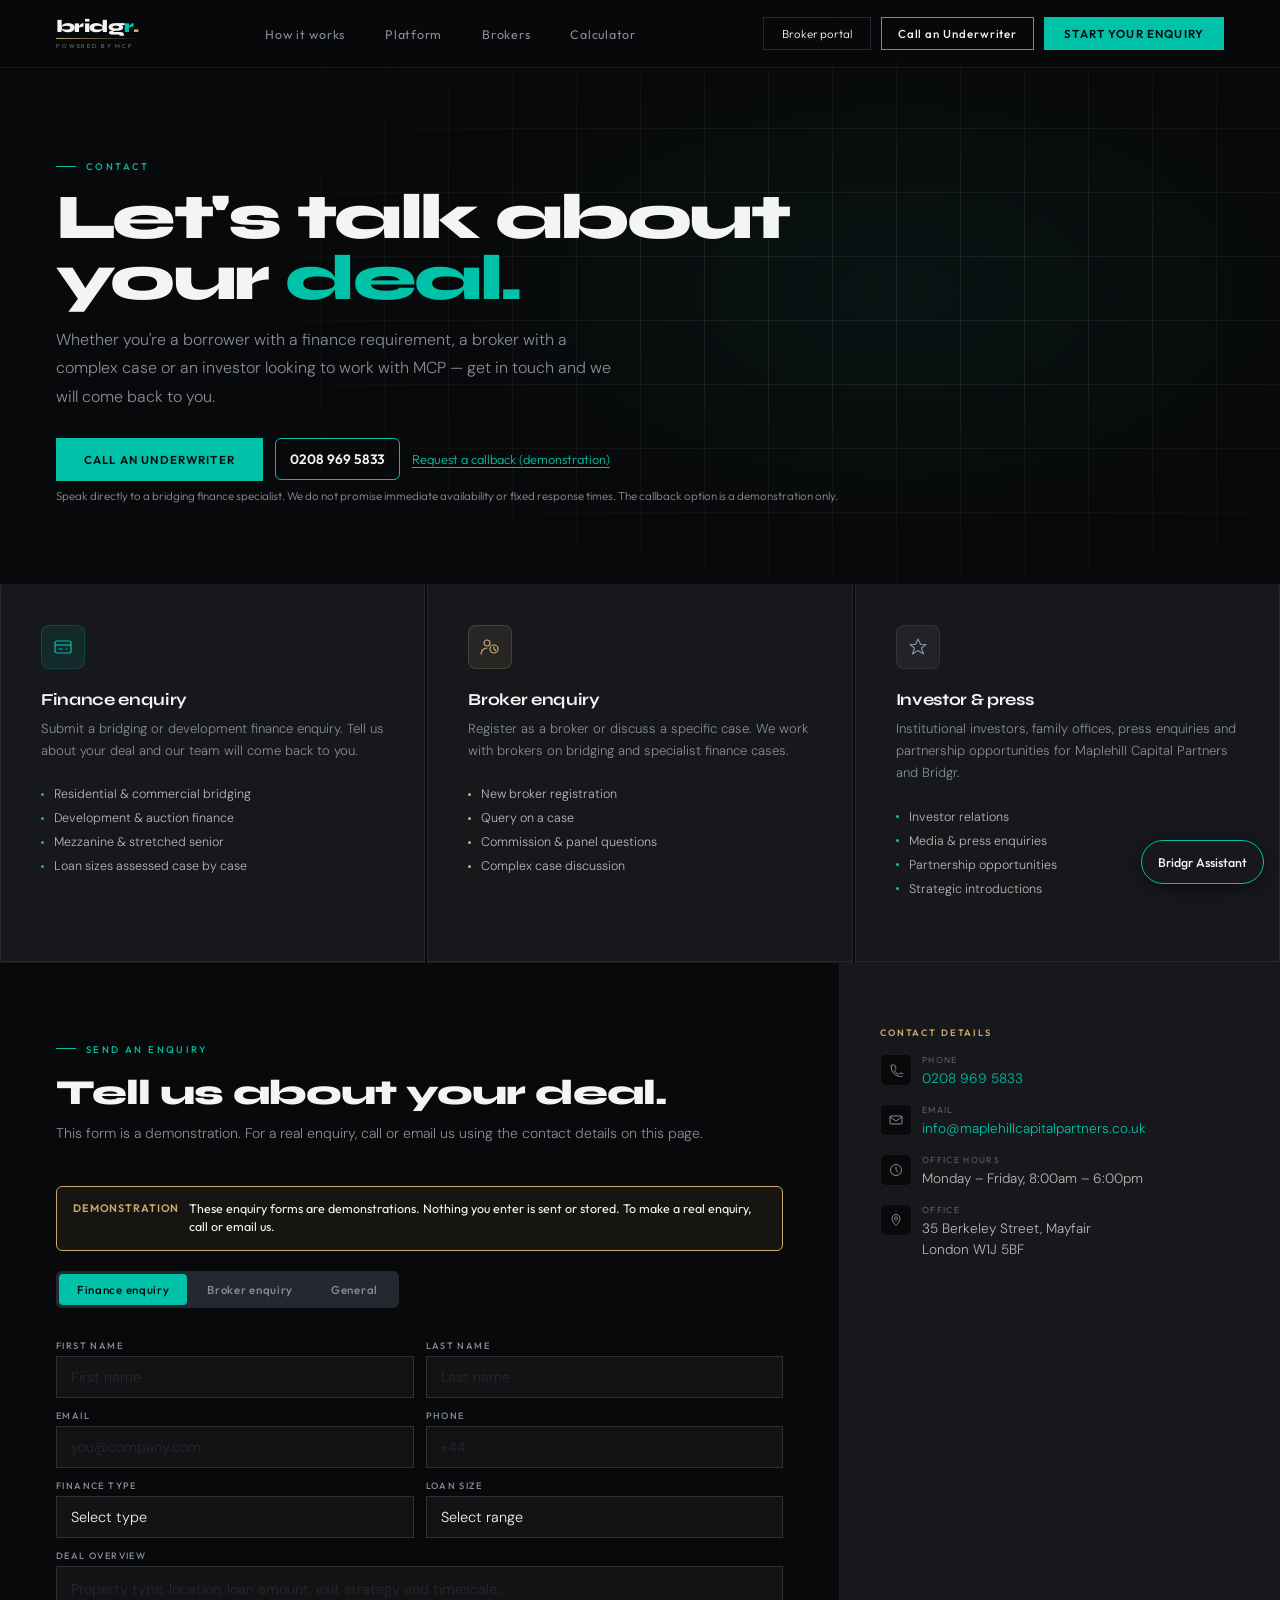
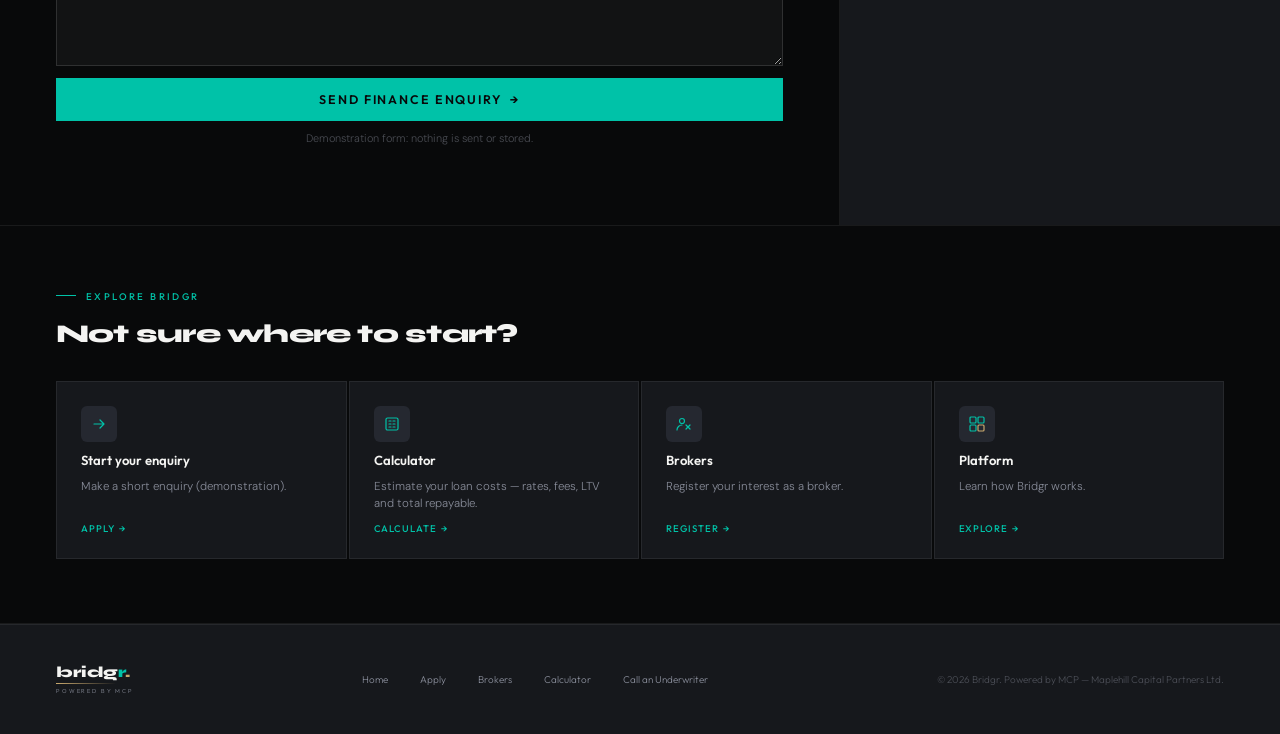
<file: contact.html>
<!DOCTYPE html>
<html lang="en">
<head>
<meta charset="UTF-8">
<meta name="viewport" content="width=device-width, initial-scale=1.0">
<title>Contact Bridgr | Get in Touch</title>
<meta name="description" content="Contact Bridgr. Make a finance enquiry, ask about broker registration or speak to our underwriting team.">
<link href="https://fonts.googleapis.com/css2?family=Syne:wght@400;600;700;800&family=DM+Sans:wght@200;300;400;500&family=Outfit:wght@200;300;400;500;600&display=swap" rel="stylesheet">
<style>
:root{--void:#08090A;--carbon:#16181C;--graphite:#252830;--border:rgba(255,255,255,0.07);--border-md:rgba(255,255,255,0.12);--steel:#888C99;--chalk:#F4F4F2;--chalk-dim:#B8B8B4;--teal:#00C2A8;--deep-teal:#0B1F1D;--gold:#C9A96E;}
*,*::before,*::after{box-sizing:border-box;margin:0;padding:0}
html{scroll-behavior:smooth}
body{background:var(--void);color:var(--chalk);font-family:'DM Sans',sans-serif;font-weight:300;-webkit-font-smoothing:antialiased}
.logo-wrap{display:flex;flex-direction:column;gap:3px;text-decoration:none}
.logo-wm{display:flex;align-items:baseline}
.logo-word{font-family:'Syne',sans-serif;font-weight:800;letter-spacing:-0.03em;color:var(--chalk);line-height:1}
.logo-word .a{color:var(--teal)}
.logo-dot{border-radius:50%;background:var(--gold);flex-shrink:0;margin-bottom:1px}
.logo-line{width:100%;height:1px;background:linear-gradient(90deg,var(--gold),transparent)}
.logo-sub{font-family:'Outfit',sans-serif;font-weight:300;font-size:0.36rem;letter-spacing:0.32em;text-transform:uppercase;color:var(--steel)}
nav{position:fixed;top:0;left:0;right:0;z-index:100;height:68px;display:flex;align-items:center;justify-content:space-between;padding:0 3.5rem;background:rgba(8,9,10,0.9);backdrop-filter:blur(20px);border-bottom:1px solid var(--border)}
.nav-links{display:flex;align-items:center;gap:2.5rem;list-style:none}
.nav-links a{font-family:'Outfit',sans-serif;font-size:0.78rem;font-weight:400;letter-spacing:0.06em;color:var(--steel);text-decoration:none;transition:color 0.2s}
.nav-links a:hover{color:var(--chalk)}
.nav-actions{display:flex;align-items:center;gap:10px}
.nav-ghost{font-family:'Outfit',sans-serif;font-size:0.72rem;color:var(--chalk);border:0.5px solid var(--graphite);padding:8px 18px;text-decoration:none}
.nav-primary{font-family:'Outfit',sans-serif;font-size:0.72rem;font-weight:600;letter-spacing:0.1em;text-transform:uppercase;color:var(--void);background:var(--teal);padding:9px 20px;text-decoration:none}
.nav-primary:hover{background:#00D4B8}

/* PAGE HEADER */
.page-header{padding:10rem 3.5rem 5rem;border-bottom:1px solid var(--border);position:relative;overflow:hidden}
.header-bg{position:absolute;inset:0;background:radial-gradient(ellipse 50% 60% at 70% 50%,rgba(0,194,168,0.06) 0%,transparent 70%);pointer-events:none}
.header-grid{position:absolute;inset:0;background-image:linear-gradient(var(--border) 1px,transparent 1px),linear-gradient(90deg,var(--border) 1px,transparent 1px);background-size:64px 64px;mask-image:radial-gradient(ellipse 80% 80% at 70% 50%,black 20%,transparent 80%);pointer-events:none}
.eyebrow{font-family:'Outfit',sans-serif;font-size:0.6rem;font-weight:500;letter-spacing:0.25em;text-transform:uppercase;color:var(--teal);margin-bottom:1rem;display:flex;align-items:center;gap:10px}
.eyebrow::before{content:'';width:20px;height:1px;background:var(--teal)}
.page-title{font-family:'Syne',sans-serif;font-weight:800;font-size:clamp(2.5rem,5vw,4.2rem);letter-spacing:-0.04em;line-height:0.95;color:var(--chalk);margin-bottom:1rem;position:relative;z-index:1}
.page-title .teal{color:var(--teal)}
.page-sub{font-size:1rem;font-weight:300;color:var(--steel);line-height:1.8;max-width:560px;position:relative;z-index:1}

/* CONTACT CARDS */
.contact-cards{display:grid;grid-template-columns:repeat(3,1fr);gap:2px;border-bottom:1px solid var(--border)}
.contact-card{background:var(--carbon);border:1px solid var(--border);border-top:none;padding:2.5rem;transition:border-color 0.3s;position:relative;overflow:hidden}
.contact-card::before{content:'';position:absolute;top:0;left:0;right:0;height:2px;transform:scaleX(0);transform-origin:left;transition:transform 0.3s}
.contact-card.teal-card::before{background:var(--teal)}
.contact-card.gold-card::before{background:var(--gold)}
.contact-card.steel-card::before{background:var(--steel)}
.contact-card:hover::before{transform:scaleX(1)}
.contact-card:hover{border-color:var(--border-md)}
.card-icon-wrap{width:44px;height:44px;border-radius:8px;display:flex;align-items:center;justify-content:center;margin-bottom:1.25rem}
.card-icon-wrap.teal-bg{background:rgba(0,194,168,0.1);border:1px solid rgba(0,194,168,0.2)}
.card-icon-wrap.gold-bg{background:rgba(201,169,110,0.1);border:1px solid rgba(201,169,110,0.2)}
.card-icon-wrap.steel-bg{background:rgba(136,140,153,0.1);border:1px solid rgba(136,140,153,0.15)}
.card-title{font-family:'Syne',sans-serif;font-weight:700;font-size:1.05rem;letter-spacing:-0.02em;color:var(--chalk);margin-bottom:0.5rem}
.card-desc{font-size:0.82rem;font-weight:300;color:var(--steel);line-height:1.7;margin-bottom:1.5rem}
.card-detail{display:flex;flex-direction:column;gap:8px;margin-bottom:1.5rem}
.cd-item{display:flex;align-items:center;gap:10px;font-size:0.78rem;font-weight:300;color:var(--chalk-dim)}
.cd-item a{color:var(--teal);text-decoration:none}
.cd-dot{width:3px;height:3px;border-radius:50%;flex-shrink:0}
.cd-dot.teal{background:var(--teal)}.cd-dot.gold{background:var(--gold)}
.card-response{font-family:'Outfit',sans-serif;font-size:0.58rem;font-weight:500;letter-spacing:0.15em;text-transform:uppercase;padding:5px 12px;border-radius:3px;display:inline-block}
.card-response.teal-resp{color:var(--teal);background:rgba(0,194,168,0.08);border:0.5px solid rgba(0,194,168,0.2)}
.card-response.gold-resp{color:var(--gold);background:rgba(201,169,110,0.08);border:0.5px solid rgba(201,169,110,0.2)}
.card-response.steel-resp{color:var(--steel);background:rgba(136,140,153,0.08);border:0.5px solid rgba(136,140,153,0.2)}

/* MAIN CONTENT */
.main-content{display:grid;grid-template-columns:1fr 440px;gap:0;border-bottom:1px solid var(--border)}
.enquiry-section{padding:5rem 3.5rem;border-right:1px solid var(--border)}
.section-title{font-family:'Syne',sans-serif;font-weight:800;font-size:clamp(1.6rem,2.8vw,2.2rem);letter-spacing:-0.03em;color:var(--chalk);margin-bottom:0.5rem}
.section-sub{font-size:0.88rem;font-weight:300;color:var(--steel);line-height:1.7;margin-bottom:2.5rem}

.form-tabs{display:flex;gap:2px;background:var(--graphite);padding:3px;border-radius:6px;width:fit-content;margin-bottom:2rem}
.form-tab{font-family:'Outfit',sans-serif;font-size:0.72rem;font-weight:500;letter-spacing:0.06em;padding:8px 18px;border-radius:4px;border:none;cursor:pointer;color:var(--steel);background:transparent;transition:background 0.2s,color 0.2s}
.form-tab.active{background:var(--teal);color:var(--void)}
.form-panel{display:none}.form-panel.active{display:block}
.form-grid{display:grid;grid-template-columns:1fr 1fr;gap:12px;margin-bottom:12px}
.fg-full{grid-column:1/-1}
.field{display:flex;flex-direction:column;gap:5px}
.field-label{font-family:'Outfit',sans-serif;font-size:0.58rem;font-weight:500;letter-spacing:0.15em;text-transform:uppercase;color:var(--steel)}
.field-input,.field-select,.field-textarea{background:rgba(255,255,255,0.04);border:1px solid var(--border-md);color:var(--chalk);font-family:'DM Sans',sans-serif;font-size:0.9rem;font-weight:300;padding:11px 14px;outline:none;transition:border-color 0.2s;-webkit-appearance:none;width:100%}
.field-input:focus,.field-select:focus,.field-textarea:focus{border-color:var(--teal);background:rgba(0,194,168,0.03)}
.field-input::placeholder,.field-textarea::placeholder{color:var(--graphite)}
.field-select option{background:var(--carbon);color:var(--chalk)}
.field-textarea{resize:vertical;min-height:100px;line-height:1.6}
.form-submit{width:100%;background:var(--teal);color:var(--void);font-family:'Outfit',sans-serif;font-weight:600;font-size:0.78rem;letter-spacing:0.15em;text-transform:uppercase;padding:14px;border:none;cursor:pointer;margin-top:4px;transition:background 0.2s;display:flex;align-items:center;justify-content:center;gap:8px}
.form-submit:hover{background:#00D4B8}.form-submit::after{content:'→'}
.form-note{font-size:0.68rem;color:var(--steel);opacity:0.5;text-align:center;margin-top:10px}
.success-state{display:none;flex-direction:column;align-items:center;text-align:center;gap:10px;padding:3rem 1rem}
.success-icon-wrap{width:56px;height:56px;border-radius:50%;background:rgba(0,194,168,0.1);border:1px solid rgba(0,194,168,0.3);display:flex;align-items:center;justify-content:center}
.success-title{font-family:'Syne',sans-serif;font-weight:700;font-size:1.3rem;letter-spacing:-0.02em;color:var(--teal)}
.success-sub{font-size:0.82rem;font-weight:300;color:var(--steel);line-height:1.7;max-width:300px}

/* SIDEBAR */
.contact-sidebar{padding:4rem 2.5rem;background:var(--carbon);display:flex;flex-direction:column;gap:2rem}
.sidebar-block{border-bottom:1px solid var(--border);padding-bottom:2rem}
.sidebar-block:last-child{border-bottom:none;padding-bottom:0}
.sidebar-title{font-family:'Outfit',sans-serif;font-size:0.58rem;font-weight:600;letter-spacing:0.2em;text-transform:uppercase;color:var(--gold);margin-bottom:1rem}
.sidebar-item{display:flex;align-items:flex-start;gap:10px;margin-bottom:1rem}
.sidebar-item:last-child{margin-bottom:0}
.sidebar-item-icon{width:32px;height:32px;border-radius:6px;background:var(--void);border:1px solid var(--border);display:flex;align-items:center;justify-content:center;flex-shrink:0}
.sidebar-item-body{}
.sidebar-label{font-family:'Outfit',sans-serif;font-size:0.55rem;font-weight:400;letter-spacing:0.15em;text-transform:uppercase;color:var(--steel);opacity:0.6;margin-bottom:2px;display:block}
.sidebar-val{font-size:0.85rem;font-weight:300;color:var(--chalk-dim);line-height:1.4}
.sidebar-val a{color:var(--teal);text-decoration:none}

.team-mini{display:flex;flex-direction:column;gap:8px}
.team-mini-card{display:flex;align-items:center;gap:12px;padding:0.85rem;background:var(--void);border:1px solid var(--border)}
.tmc-avatar{width:40px;height:40px;border-radius:3px;background:var(--deep-teal);border:1px solid rgba(0,194,168,0.2);display:flex;align-items:center;justify-content:center;font-family:'Syne',sans-serif;font-weight:700;font-size:0.68rem;color:var(--teal);flex-shrink:0}
.tmc-name{font-family:'Outfit',sans-serif;font-weight:500;font-size:0.82rem;color:var(--chalk)}
.tmc-role{font-size:0.68rem;font-weight:300;color:var(--steel)}

.response-list{display:flex;flex-direction:column}
.response-item{display:flex;justify-content:space-between;align-items:center;padding:0.65rem 0;border-bottom:1px solid var(--border)}
.response-item:last-child{border-bottom:none}
.response-type{font-size:0.78rem;font-weight:300;color:var(--chalk-dim)}
.response-time{font-family:'Syne',sans-serif;font-size:0.75rem;font-weight:600;color:var(--teal)}

/* QUICK LINKS */
.links-section{padding:4rem 3.5rem;background:var(--void);border-bottom:1px solid var(--border)}
.links-grid{display:grid;grid-template-columns:repeat(4,1fr);gap:2px;margin-top:2rem}
.link-card{background:var(--carbon);border:1px solid var(--border);padding:1.5rem;text-decoration:none;display:flex;flex-direction:column;gap:10px;transition:border-color 0.3s}
.link-card:hover{border-color:rgba(0,194,168,0.25)}
.link-icon-wrap{width:36px;height:36px;border-radius:6px;background:var(--graphite);display:flex;align-items:center;justify-content:center}
.link-title{font-family:'Outfit',sans-serif;font-weight:600;font-size:0.82rem;color:var(--chalk)}
.link-desc{font-size:0.72rem;font-weight:300;color:var(--steel);line-height:1.5;flex:1}
.link-arrow{display:flex;align-items:center;gap:4px;font-family:'Outfit',sans-serif;font-size:0.6rem;font-weight:500;letter-spacing:0.1em;text-transform:uppercase;color:var(--teal);margin-top:auto}

footer{background:var(--carbon);border-top:1px solid var(--border);padding:2.5rem 3.5rem;display:flex;justify-content:space-between;align-items:center;flex-wrap:wrap;gap:1rem}
.footer-copy{font-family:'Outfit',sans-serif;font-size:0.62rem;color:var(--steel);opacity:0.45}
.footer-links-row{display:flex;gap:2rem}
.footer-links-row a{font-family:'Outfit',sans-serif;font-size:0.62rem;color:var(--steel);text-decoration:none}
.footer-links-row a:hover{color:var(--chalk)}
.reveal{opacity:0;transform:translateY(24px);transition:opacity 0.6s ease,transform 0.6s ease}
.reveal.visible{opacity:1;transform:translateY(0)}
@keyframes fadeUp{from{opacity:0;transform:translateY(20px)}to{opacity:1;transform:translateY(0)}}
@media(max-width:768px){
  nav{padding:0 1.5rem}.nav-links{display:none}
  .page-header{padding:8rem 1.5rem 3rem}
  .contact-cards{grid-template-columns:1fr}
  .main-content{grid-template-columns:1fr}
  .enquiry-section{padding:3rem 1.5rem;border-right:none}
  .contact-sidebar{padding:3rem 1.5rem}
  .links-section{padding:3rem 1.5rem}.links-grid{grid-template-columns:1fr 1fr}
  footer{flex-direction:column;text-align:center;padding:2rem 1.5rem}
}
@media (prefers-reduced-motion:reduce){*,*::before,*::after{animation-duration:0.01ms!important;animation-iteration-count:1!important;transition-duration:0.01ms!important;scroll-behavior:auto!important}}
</style>
<link rel="stylesheet" href="demo-notice.css">
<link rel="stylesheet" href="concierge.css">
<link rel="stylesheet" href="calc.css">
<link rel="icon" type="image/svg+xml" href="favicon.svg">
</head>
<body>

<nav>
  <a href="index.html" class="logo-wrap">
    <div class="logo-wm"><div class="logo-word" style="font-size:1.1rem">bridg<span class="a">r</span><span style="color:var(--gold)">.</span></div></div>
    <div class="logo-line"></div><div class="logo-sub">Powered by MCP</div>
  </a>
  <ul class="nav-links">
    <li><a href="index.html#how">How it works</a></li>
    <li><a href="index.html#platform">Platform</a></li>
    <li><a href="brokers.html">Brokers</a></li>
    <li><a href="calculator.html">Calculator</a></li>
  </ul>
  <div class="nav-actions">
    <a href="brokers.html" class="nav-ghost">Broker portal</a>
    <a href="contact.html" class="nav-uw" data-uw>Call an Underwriter</a>
    <a href="apply.html" class="nav-primary">Start your enquiry</a>
  </div>
</nav>

<div class="page-header">
  <div class="header-bg"></div><div class="header-grid"></div>
  <div style="position:relative;z-index:1;animation:fadeUp 0.6s ease 0.1s both">
    <div class="eyebrow">Contact</div>
    <h1 class="page-title">Let's talk about<br>your <span class="teal">deal.</span></h1>
    <p class="page-sub">Whether you're a borrower with a finance requirement, a broker with a complex case or an investor looking to work with MCP — get in touch and we will come back to you.</p>
    <div id="underwriter" style="margin-top:1.6rem;display:flex;flex-wrap:wrap;align-items:center;gap:12px">
      <a href="contact.html" class="nav-primary" data-uw style="padding:14px 28px">Call an Underwriter</a>
      <span data-phone><a class="bx-phone" href="tel:+442089695833">0208 969 5833</a></span>
      <a href="contact.html" class="bx-textlink" data-callback>Request a callback (demonstration)</a>
    </div>
    <p class="bx-sub">Speak directly to a bridging finance specialist. We do not promise immediate availability or fixed response times. The callback option is a demonstration only.</p>
  </div>
</div>

<div class="contact-cards">
  <!-- FINANCE -->
  <div class="contact-card teal-card reveal">
    <div class="card-icon-wrap teal-bg">
      <svg width="20" height="20" viewBox="0 0 20 20" fill="none">
        <rect x="2" y="4" width="16" height="12" rx="2" stroke="#00C2A8" stroke-width="1.2" fill="none"/>
        <path d="M2 8h16" stroke="#00C2A8" stroke-width="1.2"/>
        <path d="M6 12h3M13 12h1" stroke="#00C2A8" stroke-width="1.2" stroke-linecap="round"/>
      </svg>
    </div>
    <div class="card-title">Finance enquiry</div>
    <div class="card-desc">Submit a bridging or development finance enquiry. Tell us about your deal and our team will come back to you.</div>
    <div class="card-detail">
      <div class="cd-item"><div class="cd-dot teal"></div>Residential &amp; commercial bridging</div>
      <div class="cd-item"><div class="cd-dot teal"></div>Development &amp; auction finance</div>
      <div class="cd-item"><div class="cd-dot teal"></div>Mezzanine &amp; stretched senior</div>
      <div class="cd-item"><div class="cd-dot teal"></div>Loan sizes assessed case by case</div>
    </div>
  </div>

  <!-- BROKER -->
  <div class="contact-card gold-card reveal">
    <div class="card-icon-wrap gold-bg">
      <svg width="20" height="20" viewBox="0 0 20 20" fill="none">
        <circle cx="7" cy="6" r="3" stroke="#C9A96E" stroke-width="1.2" fill="none"/>
        <path d="M1 17c0-3.314 2.686-6 6-6" stroke="#C9A96E" stroke-width="1.2" stroke-linecap="round" fill="none"/>
        <circle cx="14" cy="12" r="4" stroke="#C9A96E" stroke-width="1.2" fill="none"/>
        <path d="M14 10v2l1.5 1.5" stroke="#C9A96E" stroke-width="1.2" stroke-linecap="round"/>
      </svg>
    </div>
    <div class="card-title">Broker enquiry</div>
    <div class="card-desc">Register as a broker or discuss a specific case. We work with brokers on bridging and specialist finance cases.</div>
    <div class="card-detail">
      <div class="cd-item"><div class="cd-dot gold"></div>New broker registration</div>
      <div class="cd-item"><div class="cd-dot gold"></div>Query on a case</div>
      <div class="cd-item"><div class="cd-dot gold"></div>Commission &amp; panel questions</div>
      <div class="cd-item"><div class="cd-dot gold"></div>Complex case discussion</div>
    </div>
  </div>

  <!-- INVESTOR / PRESS -->
  <div class="contact-card steel-card reveal">
    <div class="card-icon-wrap steel-bg">
      <svg width="20" height="20" viewBox="0 0 20 20" fill="none">
        <path d="M10 2L12.5 7.5H18L13.5 11L15.5 17L10 13.5L4.5 17L6.5 11L2 7.5H7.5L10 2Z" stroke="#888C99" stroke-width="1.2" fill="none" stroke-linejoin="round"/>
      </svg>
    </div>
    <div class="card-title">Investor &amp; press</div>
    <div class="card-desc">Institutional investors, family offices, press enquiries and partnership opportunities for Maplehill Capital Partners and Bridgr.</div>
    <div class="card-detail">
      <div class="cd-item"><div class="cd-dot teal"></div>Investor relations</div>
      <div class="cd-item"><div class="cd-dot teal"></div>Media &amp; press enquiries</div>
      <div class="cd-item"><div class="cd-dot teal"></div>Partnership opportunities</div>
      <div class="cd-item"><div class="cd-dot teal"></div>Strategic introductions</div>
    </div>
  </div>
</div>

<div class="main-content">
  <div class="enquiry-section">
    <div class="eyebrow reveal">Send an enquiry</div>
    <h2 class="section-title reveal">Tell us about your deal.</h2>
    <p class="section-sub reveal">This form is a demonstration. For a real enquiry, call or email us using the contact details on this page.</p>

    <div class="demo-notice" data-demo-notice role="note"><strong>Demonstration</strong><span>These enquiry forms are demonstrations. Nothing you enter is sent or stored. To make a real enquiry, call or email us.</span></div>
<div class="form-tabs">
      <button class="form-tab active" onclick="switchForm('finance',this)">Finance enquiry</button>
      <button class="form-tab" onclick="switchForm('broker',this)">Broker enquiry</button>
      <button class="form-tab" onclick="switchForm('general',this)">General</button>
    </div>

    <!-- FINANCE -->
    <div class="form-panel active" id="form-finance">
      <div id="finance-content">
        <div class="form-grid">
          <div class="field"><label class="field-label">First name</label><input class="field-input" type="text" placeholder="First name"></div>
          <div class="field"><label class="field-label">Last name</label><input class="field-input" type="text" placeholder="Last name"></div>
          <div class="field"><label class="field-label">Email</label><input class="field-input" type="email" placeholder="you@company.com"></div>
          <div class="field"><label class="field-label">Phone</label><input class="field-input" type="tel" placeholder="+44"></div>
          <div class="field"><label class="field-label">Finance type</label>
            <select class="field-select">
              <option value="" disabled selected>Select type</option>
              <option>Residential bridging</option><option>Commercial bridging</option>
              <option>Development finance</option><option>Auction finance</option>
              <option>Refurbishment loan</option><option>Mezzanine finance</option><option>Other</option>
            </select>
          </div>
          <div class="field"><label class="field-label">Loan size</label>
            <select class="field-select">
              <option value="" disabled selected>Select range</option>
              <option>£500k – £1m</option><option>£1m – £5m</option>
              <option>£5m – £15m</option><option>£15m – £30m</option><option>£30m+</option>
            </select>
          </div>
          <div class="field fg-full"><label class="field-label">Deal overview</label><textarea class="field-textarea" placeholder="Property type, location, loan amount, exit strategy and timescale…"></textarea></div>
        </div>
        <button class="form-submit" onclick="submitForm('finance-content','finance-success')">Send finance enquiry</button>
        <div class="form-note">Demonstration form: nothing is sent or stored.</div>
      </div>
      <div class="success-state" id="finance-success">
        <div class="success-icon-wrap">
          <svg width="22" height="22" viewBox="0 0 22 22" fill="none"><path d="M4 11l5 5L18 6" stroke="#00C2A8" stroke-width="1.8" stroke-linecap="round" stroke-linejoin="round"/></svg>
        </div>
        <div class="success-title">Demonstration only.</div>
        <div class="success-sub">Nothing has been sent or stored, and no reference number has been issued. Please call or email to make a real enquiry.</div>
      </div>
    </div>

    <!-- BROKER -->
    <div class="form-panel" id="form-broker">
      <div id="broker-content">
        <div class="form-grid">
          <div class="field"><label class="field-label">Your name</label><input class="field-input" type="text" placeholder="Full name"></div>
          <div class="field"><label class="field-label">Email</label><input class="field-input" type="email" placeholder="you@brokerage.co.uk"></div>
          <div class="field"><label class="field-label">Brokerage name</label><input class="field-input" type="text" placeholder="Your firm name"></div>
          <div class="field"><label class="field-label">FCA number (if applicable)</label><input class="field-input" type="text" placeholder="FCA registration number"></div>
          <div class="field fg-full"><label class="field-label">Nature of enquiry</label>
            <select class="field-select">
              <option value="" disabled selected>Select</option>
              <option>Register as a new broker</option><option>Query on a case</option>
              <option>Commission query</option><option>Lender panel question</option>
              <option>Complex case discussion</option><option>Other</option>
            </select>
          </div>
          <div class="field fg-full"><label class="field-label">Message</label><textarea class="field-textarea" placeholder="Tell us about your query or the case you'd like to discuss…"></textarea></div>
        </div>
        <button class="form-submit" onclick="submitForm('broker-content','broker-success')">Send broker enquiry</button>
        <div class="form-note">Demonstration form: nothing is sent or stored.</div>
      </div>
      <div class="success-state" id="broker-success">
        <div class="success-icon-wrap">
          <svg width="22" height="22" viewBox="0 0 22 22" fill="none"><path d="M4 11l5 5L18 6" stroke="#00C2A8" stroke-width="1.8" stroke-linecap="round" stroke-linejoin="round"/></svg>
        </div>
        <div class="success-title">Demonstration only.</div>
        <div class="success-sub">Nothing has been sent or stored. Please call or email to make a real enquiry, or visit our broker page.</div>
      </div>
    </div>

    <!-- GENERAL -->
    <div class="form-panel" id="form-general">
      <div id="general-content">
        <div class="form-grid">
          <div class="field"><label class="field-label">Name</label><input class="field-input" type="text" placeholder="Your name"></div>
          <div class="field"><label class="field-label">Email</label><input class="field-input" type="email" placeholder="your@email.com"></div>
          <div class="field"><label class="field-label">Company</label><input class="field-input" type="text" placeholder="Organisation name"></div>
          <div class="field"><label class="field-label">Subject</label>
            <select class="field-select">
              <option value="" disabled selected>Select</option>
              <option>Investor relations</option><option>Press / media</option>
              <option>Partnership opportunity</option><option>Technology / integration</option>
              <option>General enquiry</option>
            </select>
          </div>
          <div class="field fg-full"><label class="field-label">Message</label><textarea class="field-textarea" placeholder="How can we help?"></textarea></div>
        </div>
        <button class="form-submit" onclick="submitForm('general-content','general-success')">Send message</button>
        <div class="form-note">Demonstration form: nothing is sent or stored.</div>
      </div>
      <div class="success-state" id="general-success">
        <div class="success-icon-wrap">
          <svg width="22" height="22" viewBox="0 0 22 22" fill="none"><path d="M4 11l5 5L18 6" stroke="#00C2A8" stroke-width="1.8" stroke-linecap="round" stroke-linejoin="round"/></svg>
        </div>
        <div class="success-title">Demonstration only.</div>
        <div class="success-sub">Nothing has been sent or stored. Please call or email to make a real enquiry.</div>
      </div>
    </div>
  </div>

  <!-- SIDEBAR -->
  <div class="contact-sidebar">

    <div class="sidebar-block">
      <div class="sidebar-title">Contact details</div>
      <div class="sidebar-item">
        <div class="sidebar-item-icon">
          <svg width="14" height="14" viewBox="0 0 14 14" fill="none"><path d="M2 3a1 1 0 011-1h2.09a1 1 0 01.95.68l.9 2.69a1 1 0 01-.22 1L5.5 7.5a8 8 0 004 4l1.13-1.22a1 1 0 011-.22l2.69.9a1 1 0 01.68.95V13a1 1 0 01-1 1A11 11 0 012 3z" stroke="#888C99" stroke-width="1" fill="none"/></svg>
        </div>
        <div class="sidebar-item-body"><span class="sidebar-label">Phone</span><span class="sidebar-val"><a href="tel:+442089695833" data-phone-link>0208 969 5833</a></span></div>
      </div>
      <div class="sidebar-item">
        <div class="sidebar-item-icon">
          <svg width="14" height="14" viewBox="0 0 14 14" fill="none"><rect x="1" y="3" width="12" height="8" rx="1" stroke="#888C99" stroke-width="1" fill="none"/><path d="M1 4l6 4 6-4" stroke="#888C99" stroke-width="1" stroke-linecap="round"/></svg>
        </div>
        <div class="sidebar-item-body"><span class="sidebar-label">Email</span><span class="sidebar-val"><a href="mailto:info@maplehillcapitalpartners.co.uk">info@maplehillcapitalpartners.co.uk</a></span></div>
      </div>
      <div class="sidebar-item">
        <div class="sidebar-item-icon">
          <svg width="14" height="14" viewBox="0 0 14 14" fill="none"><circle cx="7" cy="7" r="5.5" stroke="#888C99" stroke-width="1" fill="none"/><path d="M7 4v3l2 2" stroke="#888C99" stroke-width="1" stroke-linecap="round"/></svg>
        </div>
        <div class="sidebar-item-body"><span class="sidebar-label">Office hours</span><span class="sidebar-val">Monday – Friday, 8:00am – 6:00pm</span></div>
      </div>
      <div class="sidebar-item">
        <div class="sidebar-item-icon">
          <svg width="14" height="14" viewBox="0 0 14 14" fill="none"><path d="M7 1.5C4.79 1.5 3 3.29 3 5.5c0 3.25 4 7 4 7s4-3.75 4-7c0-2.21-1.79-4-4-4z" stroke="#888C99" stroke-width="1" fill="none"/><circle cx="7" cy="5.5" r="1.5" stroke="#888C99" stroke-width="1" fill="none"/></svg>
        </div>
        <div class="sidebar-item-body"><span class="sidebar-label">Office</span><span class="sidebar-val">35 Berkeley Street, Mayfair<br>London W1J 5BF</span></div>
      </div>
    </div>
    </div></div>
</div>

<!-- QUICK LINKS -->
<div class="links-section">
  <div class="eyebrow reveal">Explore Bridgr</div>
  <h2 style="font-family:'Syne',sans-serif;font-weight:800;font-size:1.6rem;letter-spacing:-0.03em;color:var(--chalk)" class="reveal">Not sure where to start?</h2>
  <div class="links-grid">
    <a href="apply.html" class="link-card reveal">
      <div class="link-icon-wrap">
        <svg width="16" height="16" viewBox="0 0 16 16" fill="none"><path d="M3 8h10M9 4l4 4-4 4" stroke="#00C2A8" stroke-width="1.2" stroke-linecap="round" stroke-linejoin="round"/></svg>
      </div>
      <div class="link-title">Start your enquiry</div>
      <div class="link-desc">Make a short enquiry (demonstration).</div>
      <div class="link-arrow">Apply <span>→</span></div>
    </a>
    <a href="calculator.html" class="link-card reveal">
      <div class="link-icon-wrap">
        <svg width="16" height="16" viewBox="0 0 16 16" fill="none"><rect x="2" y="2" width="12" height="12" rx="1.5" stroke="#00C2A8" stroke-width="1.2" fill="none"/><path d="M5 5h2M9 5h2M5 8h2M9 8h2M5 11h2M9 11h2" stroke="#00C2A8" stroke-width="1.2" stroke-linecap="round"/></svg>
      </div>
      <div class="link-title">Calculator</div>
      <div class="link-desc">Estimate your loan costs — rates, fees, LTV and total repayable.</div>
      <div class="link-arrow">Calculate <span>→</span></div>
    </a>
    <a href="brokers.html" class="link-card reveal">
      <div class="link-icon-wrap">
        <svg width="16" height="16" viewBox="0 0 16 16" fill="none"><circle cx="6" cy="5" r="2.5" stroke="#00C2A8" stroke-width="1.2" fill="none"/><path d="M1 14c0-2.76 2.24-5 5-5M10 9l4 4M10 13l4-4" stroke="#00C2A8" stroke-width="1.2" stroke-linecap="round"/></svg>
      </div>
      <div class="link-title">Brokers</div>
      <div class="link-desc">Register your interest as a broker.</div>
      <div class="link-arrow">Register <span>→</span></div>
    </a>
    <a href="index.html#platform" class="link-card reveal">
      <div class="link-icon-wrap">
        <svg width="16" height="16" viewBox="0 0 16 16" fill="none"><rect x="1" y="1" width="6" height="6" rx="1" stroke="#00C2A8" stroke-width="1.2" fill="none"/><rect x="9" y="1" width="6" height="6" rx="1" stroke="#00C2A8" stroke-width="1.2" fill="none"/><rect x="1" y="9" width="6" height="6" rx="1" stroke="#00C2A8" stroke-width="1.2" fill="none"/><rect x="9" y="9" width="6" height="6" rx="1" stroke="#C9A96E" stroke-width="1.2" fill="none"/></svg>
      </div>
      <div class="link-title">Platform</div>
      <div class="link-desc">Learn how Bridgr works.</div>
      <div class="link-arrow">Explore <span>→</span></div>
    </a>
  </div>
</div>

<footer>
  <a href="index.html" class="logo-wrap" style="display:inline-flex;flex-direction:column;gap:3px">
    <div class="logo-wm"><div class="logo-word" style="font-size:0.95rem">bridg<span class="a">r</span><span style="color:var(--gold)">.</span></div></div>
    <div class="logo-line" style="width:60px"></div><div class="logo-sub">Powered by MCP</div>
  </a>
  <div class="footer-links-row">
    <a href="index.html">Home</a>
    <a href="apply.html">Apply</a>
    <a href="brokers.html">Brokers</a>
    <a href="calculator.html">Calculator</a>
    <a href="contact.html" data-uw>Call an Underwriter</a>
  </div>
  <span class="footer-copy">© 2026 Bridgr. Powered by MCP — Maplehill Capital Partners Ltd.</span>
</footer>

<script>
function switchForm(tab, btn) {
  document.querySelectorAll('.form-tab').forEach(t => t.classList.remove('active'));
  document.querySelectorAll('.form-panel').forEach(p => p.classList.remove('active'));
  btn.classList.add('active');
  document.getElementById('form-' + tab).classList.add('active');
}
function submitForm(contentId, successId) {
  document.getElementById(contentId).style.display = 'none';
  const s = document.getElementById(successId);
  s.style.display = 'flex';
}
const obs = new IntersectionObserver(e => {
  e.forEach(x => { if (x.isIntersecting) { x.target.classList.add('visible'); obs.unobserve(x.target); } });
}, { threshold: 0.1 });
document.querySelectorAll('.reveal').forEach(el => obs.observe(el));
</script>
<script src="concierge.js" defer></script>
<script src="mobile-nav.js" defer></script>
</body>
</html>
</file>
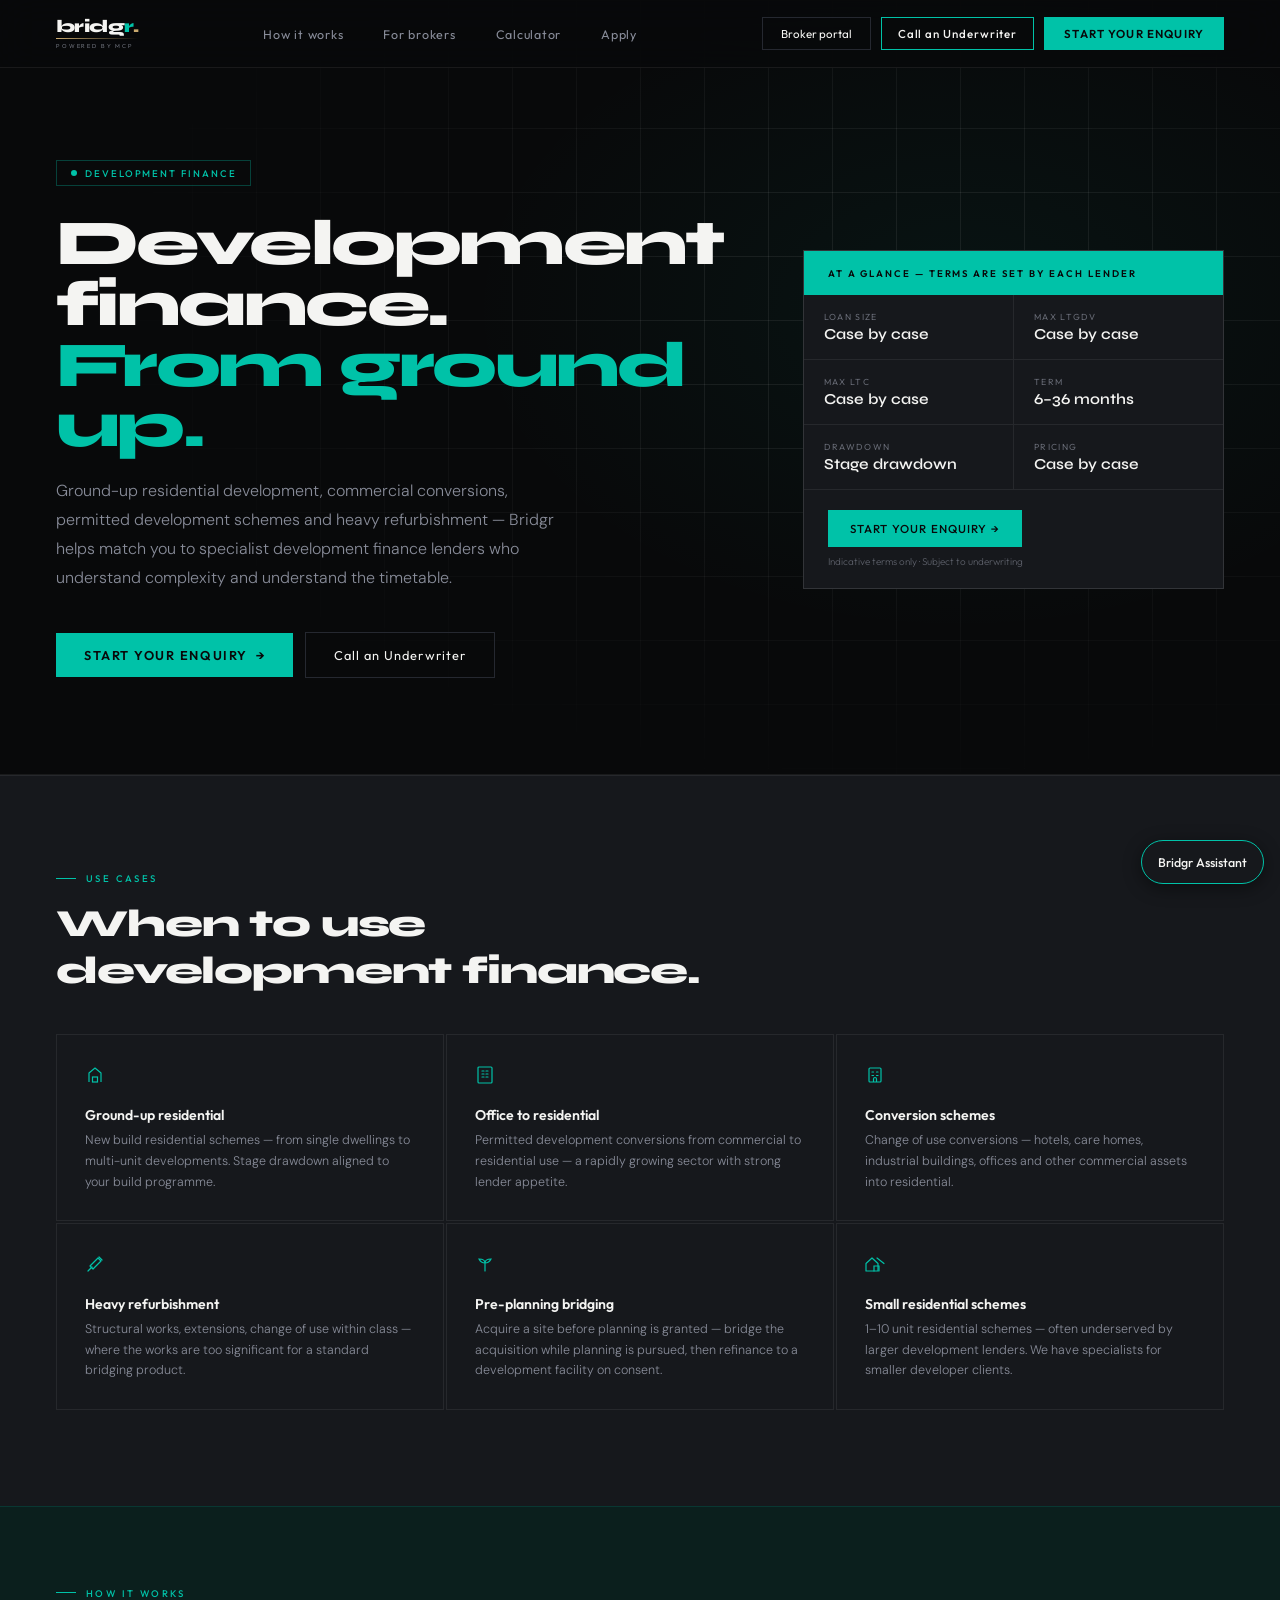
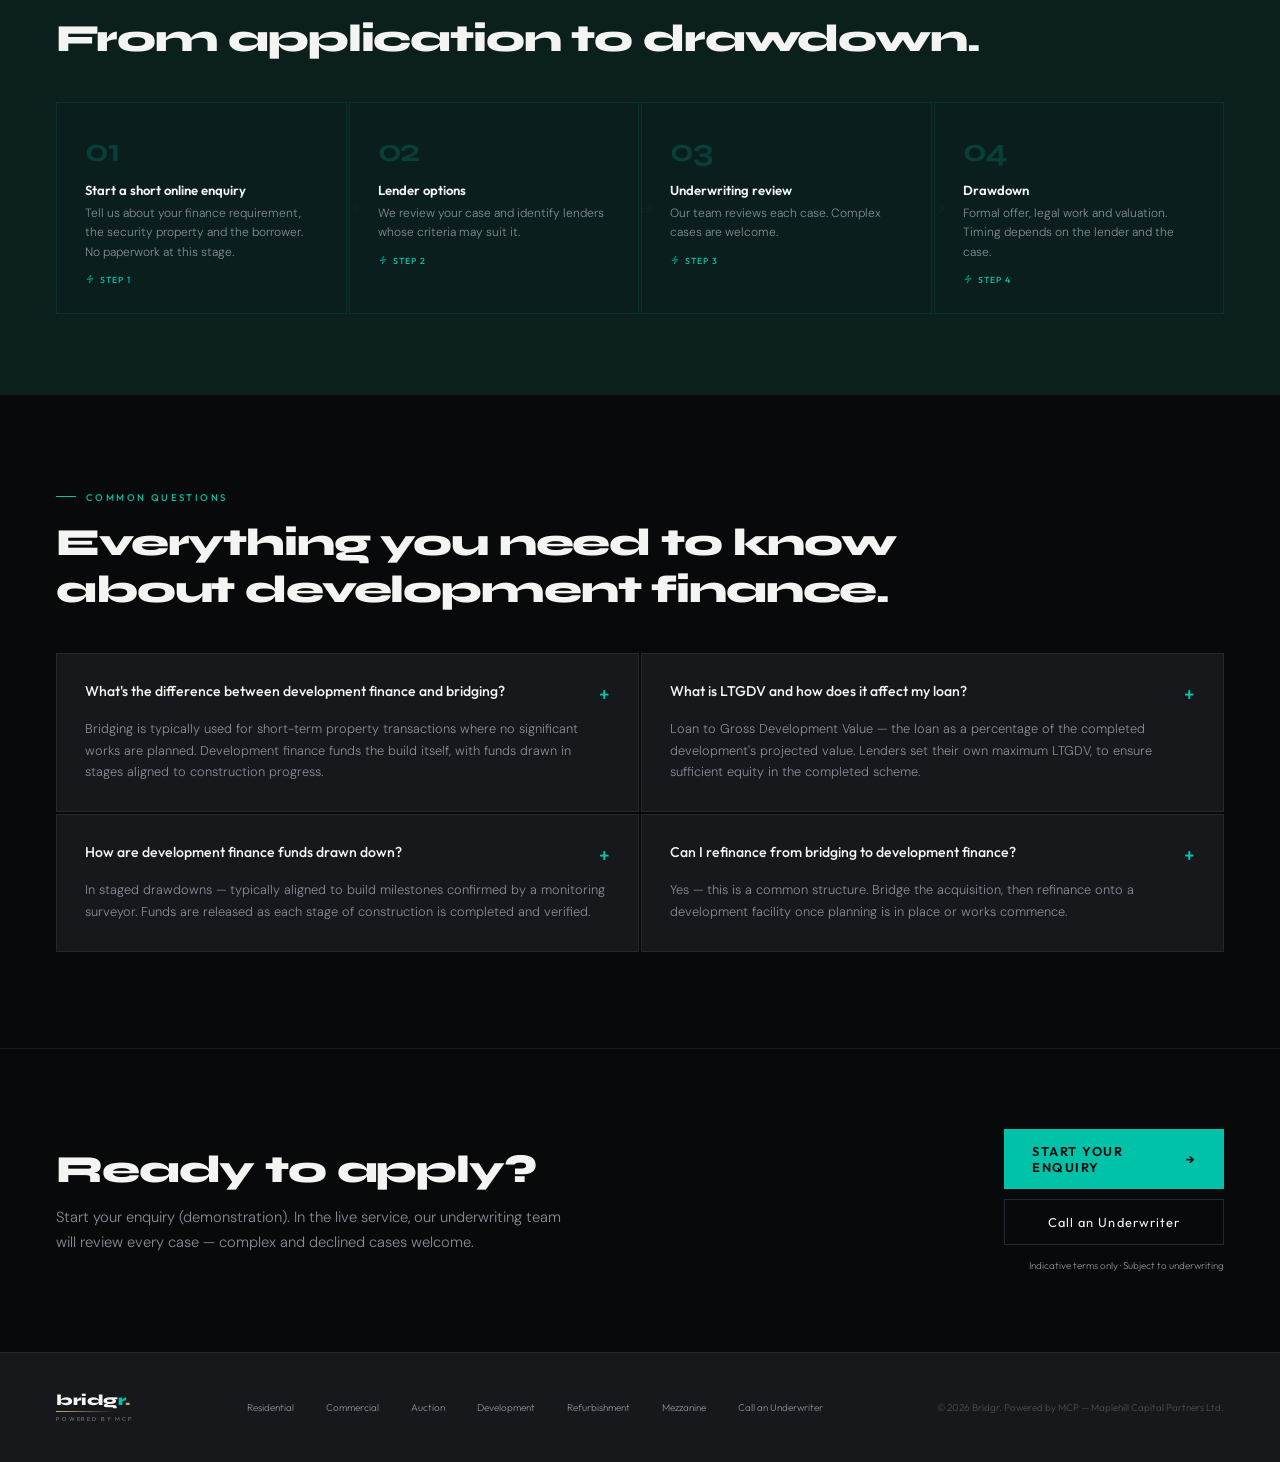
<file: development-finance.html>
<!DOCTYPE html>
<html lang="en">
<head>
<meta charset="UTF-8">
<meta name="viewport" content="width=device-width, initial-scale=1.0">
<title>Development Finance UK | Ground-Up & Conversion | Bridgr</title>
<meta name="description" content="Development finance for ground-up builds, conversions and heavy refurbishment across the UK. Apply via Bridgr, powered by MCP.">
<link href="https://fonts.googleapis.com/css2?family=Syne:wght@400;600;700;800&family=DM+Sans:wght@200;300;400;500&family=Outfit:wght@200;300;400;500;600&display=swap" rel="stylesheet">
<style>
:root{--void:#08090A;--carbon:#16181C;--graphite:#252830;--border:rgba(255,255,255,0.07);--border-md:rgba(255,255,255,0.12);--steel:#888C99;--chalk:#F4F4F2;--chalk-dim:#B8B8B4;--teal:#00C2A8;--deep-teal:#0B1F1D;--gold:#C9A96E;--accent:#00C2A8;--accent-glow:rgba(0,194,168,0.12);}
*,*::before,*::after{box-sizing:border-box;margin:0;padding:0}
html{scroll-behavior:smooth}
body{background:var(--void);color:var(--chalk);font-family:'DM Sans',sans-serif;font-weight:300;-webkit-font-smoothing:antialiased}
.logo-wrap{display:flex;flex-direction:column;gap:3px;text-decoration:none}
.logo-wm{display:flex;align-items:baseline}
.logo-word{font-family:'Syne',sans-serif;font-weight:800;letter-spacing:-0.03em;color:var(--chalk);line-height:1}
.logo-word .a{color:var(--teal)}
.logo-dot{border-radius:50%;background:var(--gold);flex-shrink:0;margin-bottom:1px}
.logo-line{width:100%;height:1px;background:linear-gradient(90deg,var(--gold),transparent)}
.logo-sub{font-family:'Outfit',sans-serif;font-weight:300;font-size:0.36rem;letter-spacing:0.32em;text-transform:uppercase;color:var(--steel)}
nav{position:fixed;top:0;left:0;right:0;z-index:100;height:68px;display:flex;align-items:center;justify-content:space-between;padding:0 3.5rem;background:rgba(8,9,10,0.9);backdrop-filter:blur(20px);border-bottom:1px solid var(--border)}
.nav-links{display:flex;align-items:center;gap:2.5rem;list-style:none}
.nav-links a{font-family:'Outfit',sans-serif;font-size:0.78rem;font-weight:400;letter-spacing:0.06em;color:var(--steel);text-decoration:none;transition:color 0.2s}
.nav-links a:hover{color:var(--chalk)}
.nav-actions{display:flex;align-items:center;gap:10px}
.nav-ghost{font-family:'Outfit',sans-serif;font-size:0.72rem;font-weight:400;color:var(--chalk);border:0.5px solid var(--graphite);padding:8px 18px;text-decoration:none}
.nav-primary{font-family:'Outfit',sans-serif;font-size:0.72rem;font-weight:600;letter-spacing:0.1em;text-transform:uppercase;color:var(--void);background:var(--teal);padding:9px 20px;text-decoration:none}
.nav-primary:hover{background:#00D4B8}
.hero{padding:10rem 3.5rem 6rem;display:grid;grid-template-columns:1fr 1fr;gap:5rem;align-items:center;position:relative;overflow:hidden;border-bottom:1px solid var(--border)}
.hero-bg{position:absolute;inset:0;background:radial-gradient(ellipse 55% 60% at 75% 40%,rgba(0,194,168,0.06) 0%,transparent 70%);pointer-events:none}
.hero-grid{position:absolute;inset:0;background-image:linear-gradient(var(--border) 1px,transparent 1px),linear-gradient(90deg,var(--border) 1px,transparent 1px);background-size:64px 64px;mask-image:radial-gradient(ellipse 80% 80% at 70% 40%,black 20%,transparent 80%);pointer-events:none}
.hero-left{position:relative;z-index:1}
.badge{display:inline-flex;align-items:center;gap:8px;font-family:'Outfit',sans-serif;font-size:0.6rem;font-weight:500;letter-spacing:0.2em;text-transform:uppercase;color:var(--accent);border:0.5px solid rgba(0,194,168,0.3);padding:6px 14px;margin-bottom:1.75rem}
.badge-dot{width:6px;height:6px;border-radius:50%;background:var(--accent);animation:pulse 2s ease-in-out infinite}
.page-h1{font-family:'Syne',sans-serif;font-weight:800;font-size:clamp(2.5rem,5vw,4.2rem);letter-spacing:-0.04em;line-height:0.95;color:var(--chalk);margin-bottom:1.25rem}
.page-h1 .accent{color:var(--accent)}
.hero-sub{font-size:1rem;font-weight:300;color:var(--steel);line-height:1.8;max-width:500px;margin-bottom:2.5rem}
.cta-row{display:flex;align-items:center;gap:12px}
.cta-p{font-family:'Outfit',sans-serif;font-weight:600;font-size:0.8rem;letter-spacing:0.12em;text-transform:uppercase;color:var(--void);background:var(--teal);padding:14px 28px;text-decoration:none;display:inline-flex;align-items:center;gap:8px;transition:background 0.2s}
.cta-p:hover{background:#00D4B8}.cta-p::after{content:'→'}
.cta-s{font-family:'Outfit',sans-serif;font-weight:400;font-size:0.8rem;letter-spacing:0.08em;color:var(--chalk);border:0.5px solid var(--graphite);padding:14px 28px;text-decoration:none}
.cta-s:hover{border-color:var(--steel)}
.specs-box{background:var(--carbon);border:1px solid var(--border-md);padding:0;overflow:hidden;position:relative;z-index:1}
.specs-header{background:var(--accent);padding:1rem 1.5rem;font-family:'Outfit',sans-serif;font-size:0.6rem;font-weight:600;letter-spacing:0.2em;text-transform:uppercase;color:var(--void)}
.specs-grid{display:grid;grid-template-columns:1fr 1fr;gap:1px;background:var(--border)}
.spec{background:var(--carbon);padding:1rem 1.25rem}
.spec-label{font-family:'Outfit',sans-serif;font-size:0.55rem;font-weight:400;letter-spacing:0.15em;text-transform:uppercase;color:var(--steel);opacity:0.7;margin-bottom:3px}
.spec-val{font-family:'Syne',sans-serif;font-weight:600;font-size:0.95rem;color:var(--chalk)}
.specs-apply{padding:1.25rem 1.5rem;border-top:1px solid var(--border)}
.section{padding:6rem 3.5rem;border-top:1px solid var(--border)}
.section.alt{background:var(--carbon)}
.eyebrow{font-family:'Outfit',sans-serif;font-size:0.6rem;font-weight:500;letter-spacing:0.25em;text-transform:uppercase;color:var(--accent);margin-bottom:1rem;display:flex;align-items:center;gap:10px}
.eyebrow::before{content:'';width:20px;height:1px;background:var(--accent)}
.section-title{font-family:'Syne',sans-serif;font-weight:800;font-size:clamp(1.8rem,3vw,2.6rem);letter-spacing:-0.03em;color:var(--chalk);margin-bottom:1rem}
.uc-grid{display:grid;grid-template-columns:repeat(3,1fr);gap:2px;margin-top:2.5rem}
.uc-card{background:var(--carbon);border:1px solid var(--border);padding:1.75rem;transition:border-color 0.3s}
.uc-card:hover{border-color:var(--border-md)}
.uc-icon{font-size:1.4rem;margin-bottom:0.85rem}
.uc-title{font-family:'Outfit',sans-serif;font-weight:600;font-size:0.88rem;color:var(--chalk);margin-bottom:0.4rem}
.uc-desc{font-size:0.78rem;font-weight:300;color:var(--steel);line-height:1.65}
.faq-grid{display:grid;grid-template-columns:1fr 1fr;gap:2px;margin-top:2.5rem}
.faq-item{background:var(--carbon);border:1px solid var(--border);padding:1.75rem}
.faq-q{font-family:'Outfit',sans-serif;font-weight:500;font-size:0.88rem;color:var(--chalk);margin-bottom:0.75rem;display:flex;justify-content:space-between;gap:1rem}
.faq-tog{color:var(--accent);font-size:1.2rem;flex-shrink:0}
.faq-a{font-size:0.8rem;font-weight:300;color:var(--steel);line-height:1.7}
.process{padding:5rem 3.5rem;background:var(--deep-teal);border-top:1px solid rgba(0,194,168,0.15)}
.process-steps{display:grid;grid-template-columns:repeat(4,1fr);gap:2px;margin-top:2.5rem}
.pstep{background:rgba(11,31,29,0.6);border:1px solid rgba(0,194,168,0.12);padding:1.75rem;position:relative}
.pstep:not(:last-child)::after{content:'→';position:absolute;right:-14px;top:50%;transform:translateY(-50%);color:var(--graphite);font-size:14px;z-index:1}
.pstep-num{font-family:'Syne',sans-serif;font-weight:700;font-size:2rem;letter-spacing:-0.04em;color:rgba(0,194,168,0.2);margin-bottom:0.75rem}
.pstep-title{font-family:'Outfit',sans-serif;font-weight:600;font-size:0.82rem;color:var(--chalk);margin-bottom:0.4rem}
.pstep-desc{font-size:0.75rem;font-weight:300;color:var(--steel);line-height:1.6}
.pstep-time{font-family:'Outfit',sans-serif;font-size:0.55rem;font-weight:500;letter-spacing:0.12em;text-transform:uppercase;color:var(--teal);margin-top:0.75rem;display:flex;align-items:center;gap:5px}
.pstep-time::before{content:'';display:inline-block;width:10px;height:10px;background:url("data:image/svg+xml,%3Csvg xmlns='http://www.w3.org/2000/svg' width='20' height='20' viewBox='0 0 20 20' fill='none'%3E%3Cpath d='M12 2L4 11h7l-3 7 8-9h-7l3-7z' stroke='%2300C2A8' stroke-width='1.2' stroke-linejoin='round'/%3E%3C/svg%3E") center/contain no-repeat}
.cta-bottom{background:var(--void);border-top:1px solid var(--border);padding:5rem 3.5rem;display:grid;grid-template-columns:1fr auto;gap:4rem;align-items:center}
.cta-bottom-title{font-family:'Syne',sans-serif;font-weight:800;font-size:clamp(1.8rem,3vw,2.6rem);letter-spacing:-0.03em;color:var(--chalk);margin-bottom:0.75rem}
.cta-bottom-sub{font-size:0.92rem;font-weight:300;color:var(--steel);line-height:1.7;max-width:520px}
.cta-bottom-actions{display:flex;flex-direction:column;gap:10px;align-items:flex-end}
footer{background:var(--carbon);border-top:1px solid var(--border);padding:2.5rem 3.5rem;display:flex;justify-content:space-between;align-items:center;flex-wrap:wrap;gap:1rem}
.footer-copy{font-family:'Outfit',sans-serif;font-size:0.62rem;color:var(--steel);opacity:0.45}
.footer-links{display:flex;gap:2rem}
.footer-links a{font-family:'Outfit',sans-serif;font-size:0.62rem;color:var(--steel);text-decoration:none}
.footer-links a:hover{color:var(--chalk)}
.reveal{opacity:0;transform:translateY(24px);transition:opacity 0.6s ease,transform 0.6s ease}
.reveal.visible{opacity:1;transform:translateY(0)}
@keyframes pulse{0%,100%{opacity:1;transform:scale(1)}50%{opacity:0.4;transform:scale(0.75)}}
@media(max-width:768px){
  nav{padding:0 1.5rem}.nav-links{display:none}
  .hero{grid-template-columns:1fr;padding:8rem 1.5rem 3rem;gap:3rem}
  .section{padding:4rem 1.5rem}.uc-grid{grid-template-columns:1fr}
  .faq-grid{grid-template-columns:1fr}.process-steps{grid-template-columns:1fr 1fr}
  .cta-bottom{grid-template-columns:1fr;padding:4rem 1.5rem}.cta-bottom-actions{align-items:flex-start}
  footer{flex-direction:column;text-align:center;padding:2rem 1.5rem}
}
@media (max-width:600px){.process-steps{grid-template-columns:1fr}.pstep{padding:1.25rem}}
@media (max-width:600px){.footer-links{flex-wrap:wrap;justify-content:center;gap:0.75rem 1.25rem}.footer-copy{display:block;overflow-wrap:anywhere}}
@media (prefers-reduced-motion:reduce){*,*::before,*::after{animation-duration:0.01ms!important;animation-iteration-count:1!important;transition-duration:0.01ms!important;scroll-behavior:auto!important}}
</style>
<link rel="stylesheet" href="concierge.css">
<link rel="stylesheet" href="calc.css">
<link rel="icon" type="image/svg+xml" href="favicon.svg">
</head>
<body>
<nav>
  <a href="index.html" class="logo-wrap">
    <div class="logo-wm"><div class="logo-word" style="font-size:1.1rem">bridg<span class="a">r</span><span style="color:var(--gold)">.</span></div></div>
    <div class="logo-line"></div><div class="logo-sub">Powered by MCP</div>
  </a>
  <ul class="nav-links">
    <li><a href="index.html#how">How it works</a></li>
    <li><a href="brokers.html">For brokers</a></li>
    <li><a href="calculator.html">Calculator</a></li>
    <li><a href="apply.html">Apply</a></li>
  </ul>
  <div class="nav-actions">
    <a href="brokers.html" class="nav-ghost">Broker portal</a>
    <a href="contact.html" class="nav-uw" data-uw>Call an Underwriter</a>
    <a href="apply.html" class="nav-primary">Start your enquiry</a>
  </div>
</nav>

<section class="hero">
  <div class="hero-bg"></div><div class="hero-grid"></div>
  <div class="hero-left">
    <div class="badge"><span class="badge-dot"></span>Development Finance</div>
    <h1 class="page-h1">Development finance.<br><span class="accent">From ground up.</span></h1>
    <p class="hero-sub">Ground-up residential development, commercial conversions, permitted development schemes and heavy refurbishment — Bridgr helps match you to specialist development finance lenders who understand complexity and understand the timetable.</p>
    <div class="cta-row">
      <a href="apply.html" class="cta-p">Start your enquiry</a>
      <a href="contact.html" class="cta-s" data-uw>Call an Underwriter</a>
    </div>
  </div>
  <div style="position:relative;z-index:1">
    <div class="specs-box">
      <div class="specs-header">At a glance — terms are set by each lender</div>
      <div class="specs-grid">
        <div class="spec">
          <div class="spec-label">Loan size</div>
          <div class="spec-val">Case by case</div>
        </div>
        <div class="spec">
          <div class="spec-label">Max LTGDV</div>
          <div class="spec-val">Case by case</div>
        </div>
        <div class="spec">
          <div class="spec-label">Max LTC</div>
          <div class="spec-val">Case by case</div>
        </div>
        <div class="spec">
          <div class="spec-label">Term</div>
          <div class="spec-val">6–36 months</div>
        </div>
        <div class="spec">
          <div class="spec-label">Drawdown</div>
          <div class="spec-val">Stage drawdown</div>
        </div>
        <div class="spec">
          <div class="spec-label">Pricing</div>
          <div class="spec-val">Case by case</div>
        </div></div>
      <div class="specs-apply">
        <a href="apply.html" style="font-family:'Outfit',sans-serif;font-size:0.72rem;font-weight:500;letter-spacing:0.1em;text-transform:uppercase;color:var(--void);background:var(--accent);padding:11px 22px;text-decoration:none;display:inline-flex;align-items:center;gap:8px">Start your enquiry →</a>
        <div style="font-family:'Outfit',sans-serif;font-size:0.62rem;color:var(--steel);opacity:0.6;margin-top:8px">Indicative terms only · Subject to underwriting</div>
      </div>
    </div>
  </div>
</section>

<section class="section alt">
  <div class="eyebrow reveal">Use cases</div>
  <h2 class="section-title reveal">When to use<br>development finance.</h2>
  <div class="uc-grid">
        <div class="uc-card">
          <div class="uc-icon"><svg width="20" height="20" viewBox="0 0 20 20" fill="none"><path d="M4 17V8l6-5 6 5v9" stroke="#00C2A8" stroke-width="1.2" fill="none" stroke-linejoin="round"/><rect x="7.5" y="12" width="5" height="5" stroke="#00C2A8" stroke-width="1.2" fill="none"/></svg></div>
          <div class="uc-title">Ground-up residential</div>
          <div class="uc-desc">New build residential schemes — from single dwellings to multi-unit developments. Stage drawdown aligned to your build programme.</div>
        </div>
        <div class="uc-card">
          <div class="uc-icon"><svg width="20" height="20" viewBox="0 0 20 20" fill="none"><rect x="3" y="2" width="14" height="16" rx="1" stroke="#00C2A8" stroke-width="1.2" fill="none"/><path d="M7 6h2M11 6h2M7 9h2M11 9h2M7 12h2M11 12h2" stroke="#00C2A8" stroke-width="1.2" stroke-linecap="round"/></svg></div>
          <div class="uc-title">Office to residential</div>
          <div class="uc-desc">Permitted development conversions from commercial to residential use — a rapidly growing sector with strong lender appetite.</div>
        </div>
        <div class="uc-card">
          <div class="uc-icon"><svg width="20" height="20" viewBox="0 0 20 20" fill="none"><rect x="4" y="3" width="12" height="14" rx="1" stroke="#00C2A8" stroke-width="1.2" fill="none"/><path d="M7 7h1.5M11.5 7H13M7 10.5h1.5M11.5 10.5H13" stroke="#00C2A8" stroke-width="1.2" stroke-linecap="round"/><path d="M8.5 17v-3a1.5 1.5 0 013 0v3" stroke="#00C2A8" stroke-width="1.2" fill="none"/></svg></div>
          <div class="uc-title">Conversion schemes</div>
          <div class="uc-desc">Change of use conversions — hotels, care homes, industrial buildings, offices and other commercial assets into residential.</div>
        </div>
        <div class="uc-card">
          <div class="uc-icon"><svg width="20" height="20" viewBox="0 0 20 20" fill="none"><path d="M13 4l3 3-8 8-3-3 8-8z" stroke="#00C2A8" stroke-width="1.2" fill="none" stroke-linejoin="round"/><path d="M3 17l4-4" stroke="#00C2A8" stroke-width="1.2" stroke-linecap="round"/><path d="M14 3l3 3" stroke="#00C2A8" stroke-width="1.2" stroke-linecap="round"/></svg></div>
          <div class="uc-title">Heavy refurbishment</div>
          <div class="uc-desc">Structural works, extensions, change of use within class — where the works are too significant for a standard bridging product.</div>
        </div>
        <div class="uc-card">
          <div class="uc-icon"><svg width="20" height="20" viewBox="0 0 20 20" fill="none"><path d="M10 17V9M10 9C10 9 6 9 4 5c3 0 6 1 6 4zM10 9c0 0 4 0 6-4-3 0-6 1-6 4z" stroke="#00C2A8" stroke-width="1.2" fill="none" stroke-linecap="round"/></svg></div>
          <div class="uc-title">Pre-planning bridging</div>
          <div class="uc-desc">Acquire a site before planning is granted — bridge the acquisition while planning is pursued, then refinance to a development facility on consent.</div>
        </div>
        <div class="uc-card">
          <div class="uc-icon"><svg width="20" height="20" viewBox="0 0 20 20" fill="none"><path d="M1 9.5L7 4l6 5.5V17H1V9.5z" stroke="#00C2A8" stroke-width="1.2" fill="none" stroke-linejoin="round"/><path d="M9 17v-5h5v5M12 4l7 5.5" stroke="#00C2A8" stroke-width="1.2" stroke-linecap="round"/></svg></div>
          <div class="uc-title">Small residential schemes</div>
          <div class="uc-desc">1–10 unit residential schemes — often underserved by larger development lenders. We have specialists for smaller developer clients.</div>
        </div></div>
</section>

<section class="process">
  <div class="eyebrow reveal">How it works</div>
  <h2 class="section-title reveal">From application to drawdown.</h2>
  <div class="process-steps">
    <div class="pstep reveal"><div class="pstep-num">01</div><div class="pstep-title">Start a short online enquiry</div><div class="pstep-desc">Tell us about your finance requirement, the security property and the borrower. No paperwork at this stage.</div><div class="pstep-time">Step 1</div></div>
    <div class="pstep reveal"><div class="pstep-num">02</div><div class="pstep-title">Lender options</div><div class="pstep-desc">We review your case and identify lenders whose criteria may suit it.</div><div class="pstep-time">Step 2</div></div>
    <div class="pstep reveal"><div class="pstep-num">03</div><div class="pstep-title">Underwriting review</div><div class="pstep-desc">Our team reviews each case. Complex cases are welcome.</div><div class="pstep-time">Step 3</div></div>
    <div class="pstep reveal"><div class="pstep-num">04</div><div class="pstep-title">Drawdown</div><div class="pstep-desc">Formal offer, legal work and valuation. Timing depends on the lender and the case.</div><div class="pstep-time">Step 4</div></div>
  </div>
</section>

<section class="section">
  <div class="eyebrow reveal">Common questions</div>
  <h2 class="section-title reveal">Everything you need to know<br>about development finance.</h2>
  <div class="faq-grid">
        <div class="faq-item">
          <div class="faq-q">What's the difference between development finance and bridging?<span class="faq-tog">+</span></div>
          <div class="faq-a">Bridging is typically used for short-term property transactions where no significant works are planned. Development finance funds the build itself, with funds drawn in stages aligned to construction progress.</div>
        </div>
        <div class="faq-item">
          <div class="faq-q">What is LTGDV and how does it affect my loan?<span class="faq-tog">+</span></div>
          <div class="faq-a">Loan to Gross Development Value — the loan as a percentage of the completed development's projected value. Lenders set their own maximum LTGDV, to ensure sufficient equity in the completed scheme.</div>
        </div>
        <div class="faq-item">
          <div class="faq-q">How are development finance funds drawn down?<span class="faq-tog">+</span></div>
          <div class="faq-a">In staged drawdowns — typically aligned to build milestones confirmed by a monitoring surveyor. Funds are released as each stage of construction is completed and verified.</div>
        </div>
        <div class="faq-item">
          <div class="faq-q">Can I refinance from bridging to development finance?<span class="faq-tog">+</span></div>
          <div class="faq-a">Yes — this is a common structure. Bridge the acquisition, then refinance onto a development facility once planning is in place or works commence.</div>
        </div></div>
</section>

<div class="cta-bottom">
  <div>
    <h2 class="cta-bottom-title">Ready to apply?</h2>
    <p class="cta-bottom-sub">Start your enquiry (demonstration). In the live service, our underwriting team will review every case — complex and declined cases welcome.</p>
  </div>
  <div class="cta-bottom-actions">
    <a href="apply.html" class="cta-p" style="width:220px;justify-content:center">Start your enquiry</a>
    <a href="contact.html" class="cta-s" style="width:220px;text-align:center" data-uw>Call an Underwriter</a>
    <div style="font-family:'Outfit',sans-serif;font-size:0.62rem;color:var(--steel);text-align:center;margin-top:4px">Indicative terms only · Subject to underwriting</div>
  </div>
</div>

<footer>
  <a href="index.html" class="logo-wrap" style="display:inline-flex;flex-direction:column;gap:3px">
    <div class="logo-wm"><div class="logo-word" style="font-size:0.95rem">bridg<span class="a">r</span><span style="color:var(--gold)">.</span></div></div>
    <div class="logo-line" style="width:60px"></div><div class="logo-sub">Powered by MCP</div>
  </a>
  <div class="footer-links">
    <a href="residential-bridging.html">Residential</a>
    <a href="commercial-bridging.html">Commercial</a>
    <a href="auction-finance.html">Auction</a>
    <a href="development-finance.html">Development</a>
    <a href="refurbishment-loans.html">Refurbishment</a>
    <a href="mezzanine-finance.html">Mezzanine</a>
    <a href="contact.html" data-uw>Call an Underwriter</a>
  </div>
  <span class="footer-copy">© 2026 Bridgr. Powered by MCP — Maplehill Capital Partners Ltd.</span>
</footer>

<script>
const obs=new IntersectionObserver(e=>{e.forEach(x=>{if(x.isIntersecting){x.target.classList.add('visible');obs.unobserve(x.target)}});},{threshold:0.1});
document.querySelectorAll('.reveal').forEach(el=>obs.observe(el));
</script>
<script src="concierge.js" defer></script>
<script src="mobile-nav.js" defer></script>
</body>
</html>
</file>
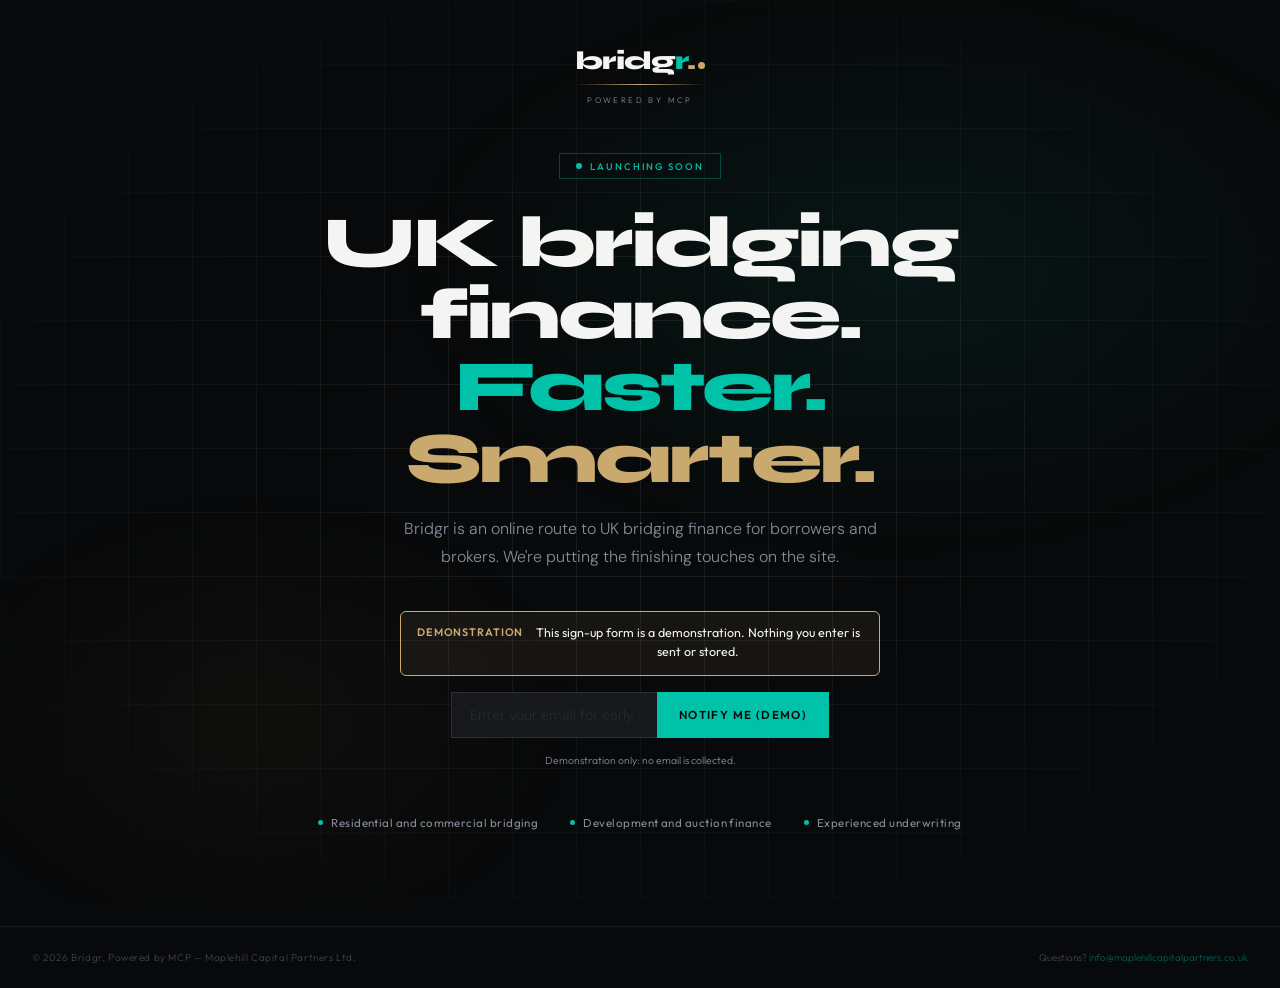
<file: holding.html>
<!DOCTYPE html>
<html lang="en">
<head>
<meta charset="UTF-8">
<meta name="viewport" content="width=device-width, initial-scale=1.0">
<title>Bridgr — Coming Soon</title>
<link href="https://fonts.googleapis.com/css2?family=Syne:wght@400;700;800&family=DM+Sans:wght@300;400&family=Outfit:wght@300;400;500&display=swap" rel="stylesheet">
<style>
:root {
  --void:     #08090A;
  --carbon:   #16181C;
  --graphite: #252830;
  --steel:    #888C99;
  --chalk:    #F4F4F2;
  --teal:     #00C2A8;
  --deep-teal:#0B1F1D;
  --gold:     #C9A96E;
  --border:   rgba(255,255,255,0.07);
}
*, *::before, *::after { box-sizing:border-box; margin:0; padding:0; }
html, body { height:100%; }
body {
  background: var(--void);
  color: var(--chalk);
  font-family: 'DM Sans', sans-serif;
  font-weight: 300;
  -webkit-font-smoothing: antialiased;
  min-height: 100vh;
  display: flex;
  flex-direction: column;
}

.bg {
  position: fixed;
  inset: 0;
  background:
    radial-gradient(ellipse 60% 50% at 70% 30%, rgba(0,194,168,0.07) 0%, transparent 65%),
    radial-gradient(ellipse 40% 40% at 20% 80%, rgba(201,169,110,0.04) 0%, transparent 65%);
  pointer-events: none;
  z-index: 0;
}
.grid {
  position: fixed;
  inset: 0;
  background-image:
    linear-gradient(var(--border) 1px, transparent 1px),
    linear-gradient(90deg, var(--border) 1px, transparent 1px);
  background-size: 64px 64px;
  mask-image: radial-gradient(ellipse 80% 80% at 50% 50%, black 20%, transparent 80%);
  pointer-events: none;
  z-index: 0;
}

main {
  flex: 1;
  display: flex;
  flex-direction: column;
  align-items: center;
  justify-content: center;
  padding: 3rem 2rem;
  position: relative;
  z-index: 1;
  text-align: center;
}

.logo {
  display: flex;
  flex-direction: column;
  align-items: center;
  gap: 10px;
  margin-bottom: 3rem;
  animation: fadeUp 0.6s ease 0.1s both;
}
.logo-name {
  font-family: 'Syne', sans-serif;
  font-weight: 800;
  font-size: 1.6rem;
  letter-spacing: -0.03em;
  color: var(--chalk);
  line-height: 1;
}
.logo-name span { color: var(--teal); } .logo-name .dot { color: var(--gold); }
.logo-line {
  width: 100%;
  height: 1px;
  background: linear-gradient(90deg, transparent, var(--gold), transparent);
}
.logo-sub {
  font-family: 'Outfit', sans-serif;
  font-weight: 300;
  font-size: 0.5rem;
  letter-spacing: 0.3em;
  text-transform: uppercase;
  color: var(--steel);
}

.badge {
  display: inline-flex;
  align-items: center;
  gap: 8px;
  font-family: 'Outfit', sans-serif;
  font-size: 0.6rem;
  font-weight: 500;
  letter-spacing: 0.2em;
  text-transform: uppercase;
  color: var(--teal);
  border: 0.5px solid rgba(0,194,168,0.3);
  padding: 6px 16px;
  margin-bottom: 1.75rem;
  animation: fadeUp 0.6s ease 0.2s both;
}
.badge-dot {
  width: 6px; height: 6px;
  border-radius: 50%;
  background: var(--teal);
  animation: pulse 2s ease-in-out infinite;
}

h1 {
  font-family: 'Syne', sans-serif;
  font-weight: 800;
  font-size: clamp(2.2rem, 6vw, 4.5rem);
  letter-spacing: -0.04em;
  line-height: 1.0;
  color: var(--chalk);
  margin-bottom: 1.25rem;
  max-width: 700px;
  animation: fadeUp 0.6s ease 0.3s both;
}
h1 .teal { color: var(--teal); }
h1 .gold { color: var(--gold); }

.sub {
  font-size: 1rem;
  font-weight: 300;
  color: var(--steel);
  line-height: 1.75;
  max-width: 480px;
  margin: 0 auto 2.5rem;
  animation: fadeUp 0.6s ease 0.4s both;
}

.email-form {
  display: flex;
  gap: 0;
  max-width: 440px;
  width: 100%;
  margin: 0 auto 1rem;
  animation: fadeUp 0.6s ease 0.6s both;
}
.email-input {
  flex: 1;
  background: var(--carbon);
  border: 1px solid rgba(255,255,255,0.1);
  border-right: none;
  color: var(--chalk);
  font-family: 'DM Sans', sans-serif;
  font-size: 0.9rem;
  font-weight: 300;
  padding: 13px 18px;
  outline: none;
  transition: border-color 0.2s;
}
.email-input:focus { border-color: var(--teal); }
.email-input::placeholder { color: var(--graphite); }
.email-btn {
  font-family: 'Outfit', sans-serif;
  font-weight: 600;
  font-size: 0.72rem;
  letter-spacing: 0.12em;
  text-transform: uppercase;
  color: var(--void);
  background: var(--teal);
  border: none;
  padding: 13px 22px;
  cursor: pointer;
  transition: background 0.2s;
  white-space: nowrap;
}
.email-btn:hover { background: #00D4B8; }

.form-note {
  font-family: 'Outfit', sans-serif;
  font-size: 0.65rem;
  font-weight: 300;
  color: var(--steel);
  opacity: 0.55;
  animation: fadeUp 0.6s ease 0.7s both;
  margin-bottom: 3rem;
}

.features-strip {
  display: flex;
  align-items: center;
  gap: 2rem;
  flex-wrap: wrap;
  justify-content: center;
  margin-bottom: 3rem;
  animation: fadeUp 0.6s ease 0.8s both;
}
.feat-item {
  display: flex;
  align-items: center;
  gap: 8px;
  font-family: 'Outfit', sans-serif;
  font-size: 0.72rem;
  font-weight: 400;
  color: var(--steel);
  letter-spacing: 0.04em;
}
.feat-dot { width: 5px; height: 5px; border-radius: 50%; background: var(--teal); flex-shrink: 0; }

.success {
  display: none;
  flex-direction: column;
  align-items: center;
  gap: 8px;
  animation: fadeUp 0.4s ease both;
}
.success-icon { font-size: 2rem; }
.success-text {
  font-family: 'Outfit', sans-serif;
  font-weight: 500;
  font-size: 0.9rem;
  color: var(--teal);
}
.success-sub {
  font-size: 0.78rem;
  font-weight: 300;
  color: var(--steel);
}

footer {
  position: relative;
  z-index: 1;
  padding: 1.5rem 2rem;
  border-top: 1px solid var(--border);
  display: flex;
  justify-content: space-between;
  align-items: center;
  flex-wrap: wrap;
  gap: 0.5rem;
}
.footer-left {
  font-family: 'Outfit', sans-serif;
  font-size: 0.62rem;
  font-weight: 300;
  color: var(--steel);
  opacity: 0.45;
  letter-spacing: 0.06em;
}
.footer-right {
  font-family: 'Outfit', sans-serif;
  font-size: 0.62rem;
  font-weight: 300;
  color: var(--steel);
  opacity: 0.45;
}
.footer-right a { color: var(--teal); text-decoration: none; opacity: 1; }

@keyframes fadeUp {
  from { opacity:0; transform:translateY(16px); }
  to   { opacity:1; transform:translateY(0); }
}
@keyframes pulse {
  0%,100% { opacity:1; transform:scale(1); }
  50% { opacity:0.4; transform:scale(0.75); }
}

@media (max-width: 600px) {
  .email-form { flex-direction: column; }
  .email-input { border-right: 1px solid rgba(255,255,255,0.1); border-bottom: none; }
  .email-btn { padding: 13px; }
  footer { justify-content: center; text-align: center; }
}
@media (prefers-reduced-motion:reduce){*,*::before,*::after{animation-duration:0.01ms!important;animation-iteration-count:1!important;transition-duration:0.01ms!important;scroll-behavior:auto!important}}
</style>
<link rel="stylesheet" href="demo-notice.css">
<link rel="icon" type="image/svg+xml" href="favicon.svg">
</head>
<body>

<div class="bg"></div>
<div class="grid"></div>

<main>
  <div class="logo">
    <div style="display:flex;align-items:baseline;gap:3px">
      <div class="logo-name">bridg<span>r</span><span style="color:var(--gold)">.</span></div>
      <div style="width:7px;height:7px;border-radius:50%;background:#C9A96E;flex-shrink:0"></div>
    </div>
    <div class="logo-line"></div>
    <div class="logo-sub">Powered by MCP</div>
  </div>

  <div class="badge">
    <span class="badge-dot"></span>
    Launching soon
  </div>

  <h1>UK bridging finance.<br><span class="teal">Faster.</span> <span class="gold">Smarter.</span></h1>

  <p class="sub">Bridgr is an online route to UK bridging finance for borrowers and brokers. We're putting the finishing touches on the site.</p>

  <div class="demo-notice" data-demo-notice role="note" style="max-width:480px;margin:0 auto 1rem"><strong>Demonstration</strong><span>This sign-up form is a demonstration. Nothing you enter is sent or stored.</span></div>
  <div id="form-wrap">
    <div class="email-form">
      <input class="email-input" type="email" id="email-input" placeholder="Enter your email for early access">
      <button class="email-btn" onclick="submitEmail()">Notify me (demo)</button>
    </div>
    <div class="form-note">Demonstration only: no email is collected.</div>
  </div>

  <div class="success" id="success-state">
    <div class="success-icon"><svg width="28" height="28" viewBox="0 0 20 20" fill="none"><path d="M10 2L4 11h5l-1 7 7-9h-5l1-7z" stroke="#00C2A8" stroke-width="1.2" stroke-linejoin="round" fill="none"/></svg></div>
    <div class="success-text">Demonstration only.</div>
    <div class="success-sub">Nothing has been sent or stored, and you have not been added to any list.</div>
  </div>

  <div class="features-strip">
    <div class="feat-item"><div class="feat-dot"></div>Residential and commercial bridging</div>
    <div class="feat-item"><div class="feat-dot"></div>Development and auction finance</div>
    <div class="feat-item"><div class="feat-dot"></div>Experienced underwriting</div>
  </div>
</main>

<footer>
  <div class="footer-left">© 2026 Bridgr. Powered by MCP — Maplehill Capital Partners Ltd.</div>
  <div class="footer-right">Questions? <a href="mailto:info@maplehillcapitalpartners.co.uk">info@maplehillcapitalpartners.co.uk</a></div>
</footer>

<script>
function submitEmail() {
  const email = document.getElementById('email-input').value;
  if (!email || !email.includes('@')) {
    document.getElementById('email-input').style.borderColor = '#E05252';
    return;
  }
  document.getElementById('form-wrap').style.display = 'none';
  const s = document.getElementById('success-state');
  s.style.display = 'flex';
}
</script>
</body>
</html>
</file>
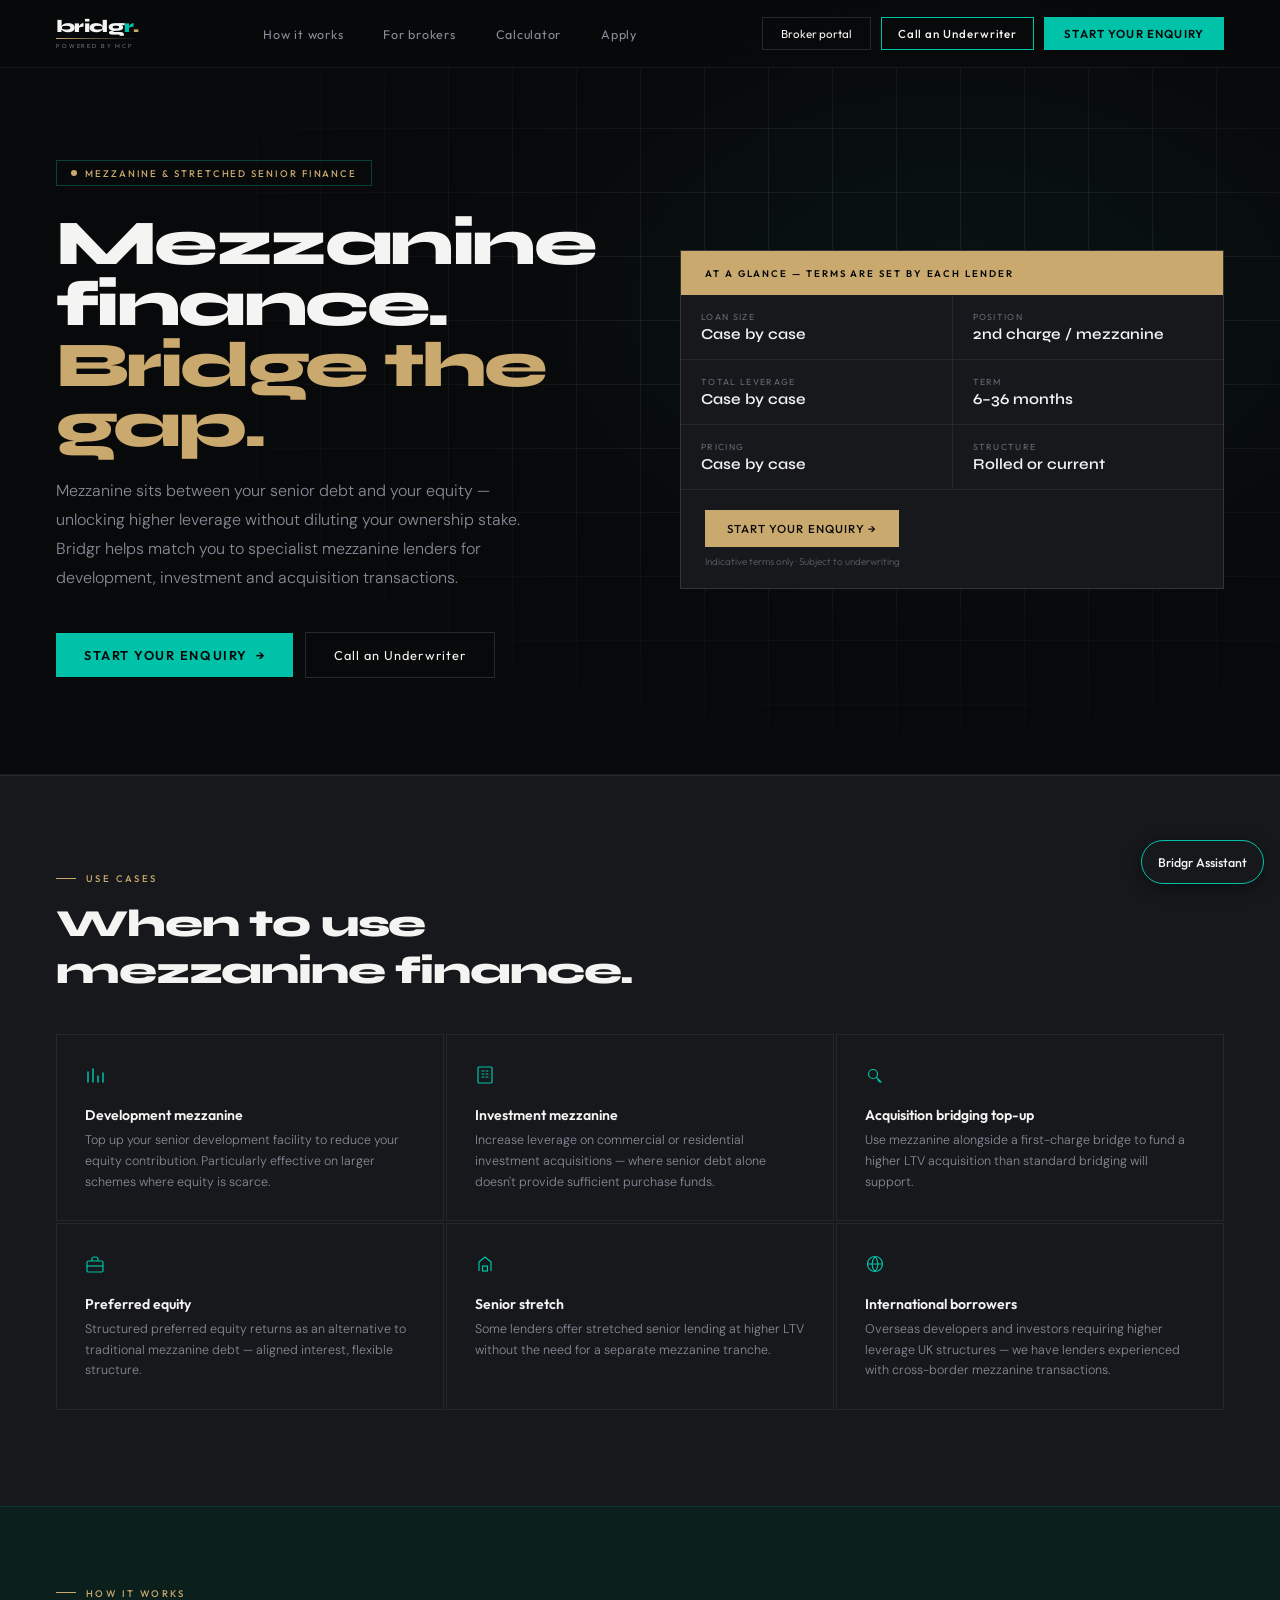
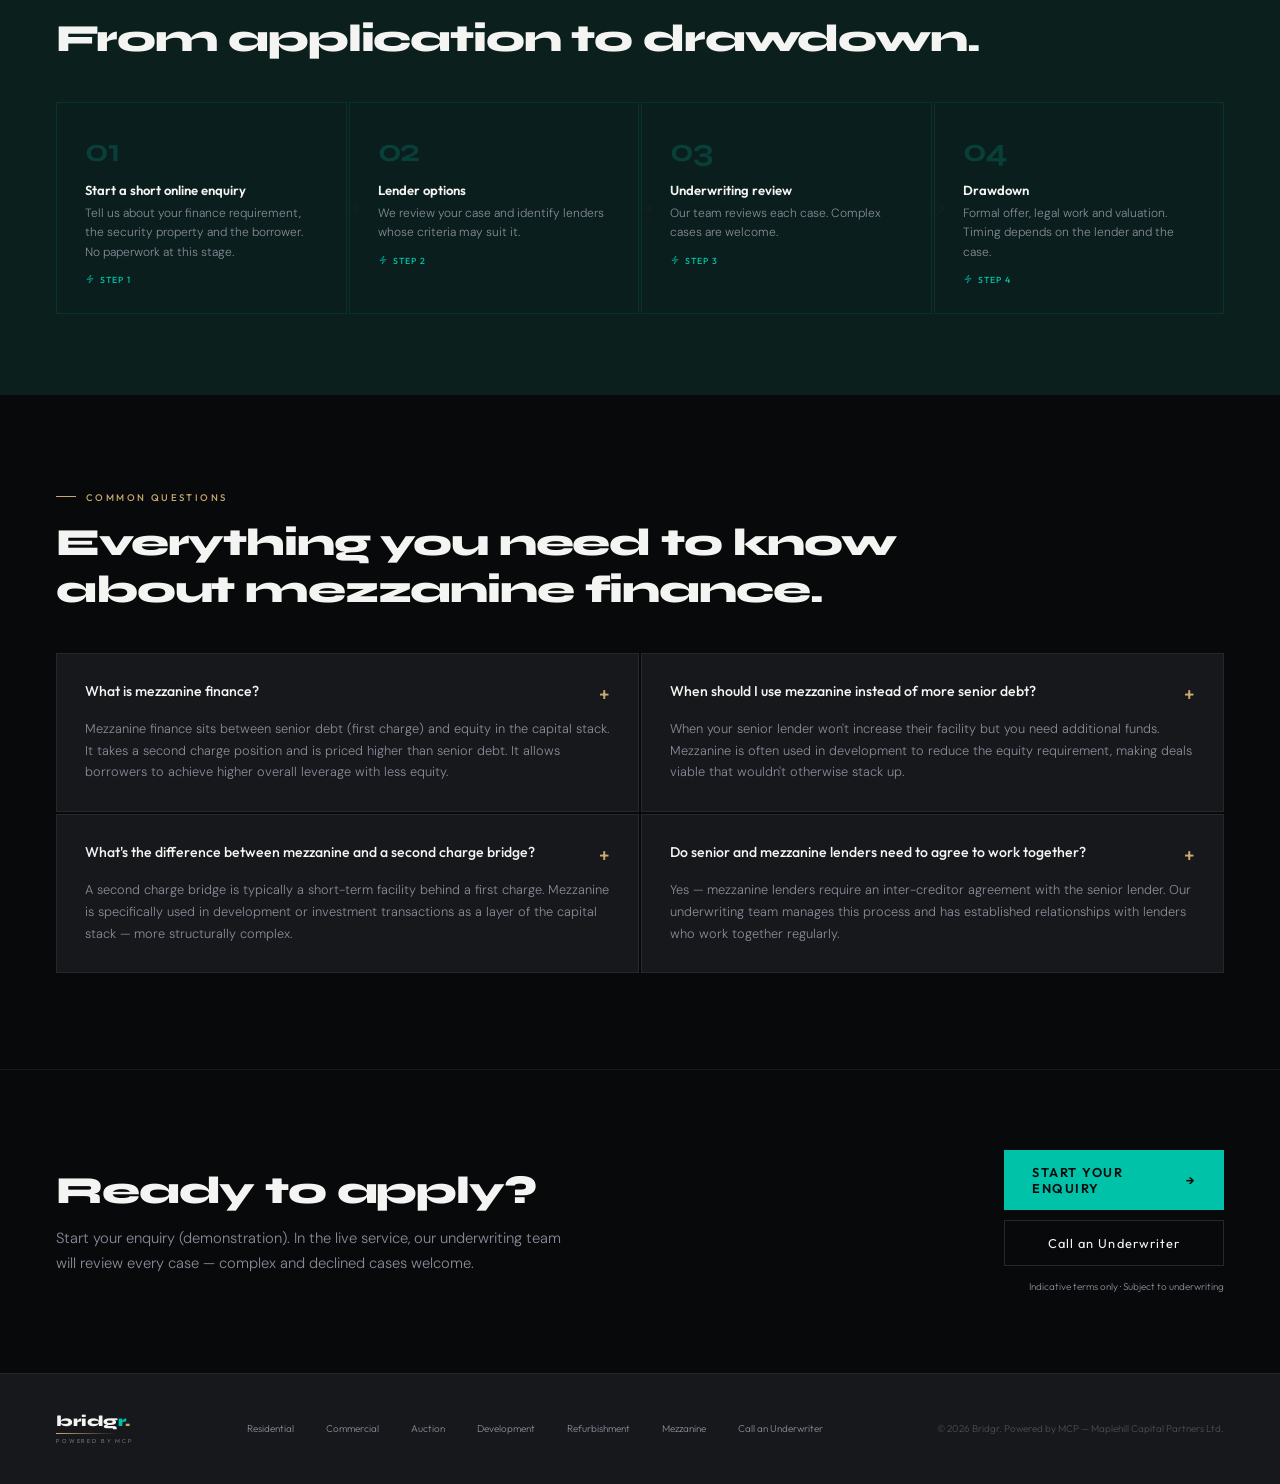
<file: mezzanine-finance.html>
<!DOCTYPE html>
<html lang="en">
<head>
<meta charset="UTF-8">
<meta name="viewport" content="width=device-width, initial-scale=1.0">
<title>Mezzanine Finance UK | Property Development | Bridgr</title>
<meta name="description" content="Mezzanine finance for UK property development and investment. Bridge the gap between senior debt and equity. Apply via Bridgr.">
<link href="https://fonts.googleapis.com/css2?family=Syne:wght@400;600;700;800&family=DM+Sans:wght@200;300;400;500&family=Outfit:wght@200;300;400;500;600&display=swap" rel="stylesheet">
<style>
:root{--void:#08090A;--carbon:#16181C;--graphite:#252830;--border:rgba(255,255,255,0.07);--border-md:rgba(255,255,255,0.12);--steel:#888C99;--chalk:#F4F4F2;--chalk-dim:#B8B8B4;--teal:#00C2A8;--deep-teal:#0B1F1D;--gold:#C9A96E;--accent:#C9A96E;--accent-glow:rgba(201,169,110,0.1);}
*,*::before,*::after{box-sizing:border-box;margin:0;padding:0}
html{scroll-behavior:smooth}
body{background:var(--void);color:var(--chalk);font-family:'DM Sans',sans-serif;font-weight:300;-webkit-font-smoothing:antialiased}
.logo-wrap{display:flex;flex-direction:column;gap:3px;text-decoration:none}
.logo-wm{display:flex;align-items:baseline}
.logo-word{font-family:'Syne',sans-serif;font-weight:800;letter-spacing:-0.03em;color:var(--chalk);line-height:1}
.logo-word .a{color:var(--teal)}
.logo-dot{border-radius:50%;background:var(--gold);flex-shrink:0;margin-bottom:1px}
.logo-line{width:100%;height:1px;background:linear-gradient(90deg,var(--gold),transparent)}
.logo-sub{font-family:'Outfit',sans-serif;font-weight:300;font-size:0.36rem;letter-spacing:0.32em;text-transform:uppercase;color:var(--steel)}
nav{position:fixed;top:0;left:0;right:0;z-index:100;height:68px;display:flex;align-items:center;justify-content:space-between;padding:0 3.5rem;background:rgba(8,9,10,0.9);backdrop-filter:blur(20px);border-bottom:1px solid var(--border)}
.nav-links{display:flex;align-items:center;gap:2.5rem;list-style:none}
.nav-links a{font-family:'Outfit',sans-serif;font-size:0.78rem;font-weight:400;letter-spacing:0.06em;color:var(--steel);text-decoration:none;transition:color 0.2s}
.nav-links a:hover{color:var(--chalk)}
.nav-actions{display:flex;align-items:center;gap:10px}
.nav-ghost{font-family:'Outfit',sans-serif;font-size:0.72rem;font-weight:400;color:var(--chalk);border:0.5px solid var(--graphite);padding:8px 18px;text-decoration:none}
.nav-primary{font-family:'Outfit',sans-serif;font-size:0.72rem;font-weight:600;letter-spacing:0.1em;text-transform:uppercase;color:var(--void);background:var(--teal);padding:9px 20px;text-decoration:none}
.nav-primary:hover{background:#00D4B8}
.hero{padding:10rem 3.5rem 6rem;display:grid;grid-template-columns:1fr 1fr;gap:5rem;align-items:center;position:relative;overflow:hidden;border-bottom:1px solid var(--border)}
.hero-bg{position:absolute;inset:0;background:radial-gradient(ellipse 55% 60% at 75% 40%,rgba(0,194,168,0.06) 0%,transparent 70%);pointer-events:none}
.hero-grid{position:absolute;inset:0;background-image:linear-gradient(var(--border) 1px,transparent 1px),linear-gradient(90deg,var(--border) 1px,transparent 1px);background-size:64px 64px;mask-image:radial-gradient(ellipse 80% 80% at 70% 40%,black 20%,transparent 80%);pointer-events:none}
.hero-left{position:relative;z-index:1}
.badge{display:inline-flex;align-items:center;gap:8px;font-family:'Outfit',sans-serif;font-size:0.6rem;font-weight:500;letter-spacing:0.2em;text-transform:uppercase;color:var(--accent);border:0.5px solid rgba(0,194,168,0.3);padding:6px 14px;margin-bottom:1.75rem}
.badge-dot{width:6px;height:6px;border-radius:50%;background:var(--accent);animation:pulse 2s ease-in-out infinite}
.page-h1{font-family:'Syne',sans-serif;font-weight:800;font-size:clamp(2.5rem,5vw,4.2rem);letter-spacing:-0.04em;line-height:0.95;color:var(--chalk);margin-bottom:1.25rem}
.page-h1 .accent{color:var(--accent)}
.hero-sub{font-size:1rem;font-weight:300;color:var(--steel);line-height:1.8;max-width:500px;margin-bottom:2.5rem}
.cta-row{display:flex;align-items:center;gap:12px}
.cta-p{font-family:'Outfit',sans-serif;font-weight:600;font-size:0.8rem;letter-spacing:0.12em;text-transform:uppercase;color:var(--void);background:var(--teal);padding:14px 28px;text-decoration:none;display:inline-flex;align-items:center;gap:8px;transition:background 0.2s}
.cta-p:hover{background:#00D4B8}.cta-p::after{content:'→'}
.cta-s{font-family:'Outfit',sans-serif;font-weight:400;font-size:0.8rem;letter-spacing:0.08em;color:var(--chalk);border:0.5px solid var(--graphite);padding:14px 28px;text-decoration:none}
.cta-s:hover{border-color:var(--steel)}
.specs-box{background:var(--carbon);border:1px solid var(--border-md);padding:0;overflow:hidden;position:relative;z-index:1}
.specs-header{background:var(--accent);padding:1rem 1.5rem;font-family:'Outfit',sans-serif;font-size:0.6rem;font-weight:600;letter-spacing:0.2em;text-transform:uppercase;color:var(--void)}
.specs-grid{display:grid;grid-template-columns:1fr 1fr;gap:1px;background:var(--border)}
.spec{background:var(--carbon);padding:1rem 1.25rem}
.spec-label{font-family:'Outfit',sans-serif;font-size:0.55rem;font-weight:400;letter-spacing:0.15em;text-transform:uppercase;color:var(--steel);opacity:0.7;margin-bottom:3px}
.spec-val{font-family:'Syne',sans-serif;font-weight:600;font-size:0.95rem;color:var(--chalk)}
.specs-apply{padding:1.25rem 1.5rem;border-top:1px solid var(--border)}
.section{padding:6rem 3.5rem;border-top:1px solid var(--border)}
.section.alt{background:var(--carbon)}
.eyebrow{font-family:'Outfit',sans-serif;font-size:0.6rem;font-weight:500;letter-spacing:0.25em;text-transform:uppercase;color:var(--accent);margin-bottom:1rem;display:flex;align-items:center;gap:10px}
.eyebrow::before{content:'';width:20px;height:1px;background:var(--accent)}
.section-title{font-family:'Syne',sans-serif;font-weight:800;font-size:clamp(1.8rem,3vw,2.6rem);letter-spacing:-0.03em;color:var(--chalk);margin-bottom:1rem}
.uc-grid{display:grid;grid-template-columns:repeat(3,1fr);gap:2px;margin-top:2.5rem}
.uc-card{background:var(--carbon);border:1px solid var(--border);padding:1.75rem;transition:border-color 0.3s}
.uc-card:hover{border-color:var(--border-md)}
.uc-icon{font-size:1.4rem;margin-bottom:0.85rem}
.uc-title{font-family:'Outfit',sans-serif;font-weight:600;font-size:0.88rem;color:var(--chalk);margin-bottom:0.4rem}
.uc-desc{font-size:0.78rem;font-weight:300;color:var(--steel);line-height:1.65}
.faq-grid{display:grid;grid-template-columns:1fr 1fr;gap:2px;margin-top:2.5rem}
.faq-item{background:var(--carbon);border:1px solid var(--border);padding:1.75rem}
.faq-q{font-family:'Outfit',sans-serif;font-weight:500;font-size:0.88rem;color:var(--chalk);margin-bottom:0.75rem;display:flex;justify-content:space-between;gap:1rem}
.faq-tog{color:var(--accent);font-size:1.2rem;flex-shrink:0}
.faq-a{font-size:0.8rem;font-weight:300;color:var(--steel);line-height:1.7}
.process{padding:5rem 3.5rem;background:var(--deep-teal);border-top:1px solid rgba(0,194,168,0.15)}
.process-steps{display:grid;grid-template-columns:repeat(4,1fr);gap:2px;margin-top:2.5rem}
.pstep{background:rgba(11,31,29,0.6);border:1px solid rgba(0,194,168,0.12);padding:1.75rem;position:relative}
.pstep:not(:last-child)::after{content:'→';position:absolute;right:-14px;top:50%;transform:translateY(-50%);color:var(--graphite);font-size:14px;z-index:1}
.pstep-num{font-family:'Syne',sans-serif;font-weight:700;font-size:2rem;letter-spacing:-0.04em;color:rgba(0,194,168,0.2);margin-bottom:0.75rem}
.pstep-title{font-family:'Outfit',sans-serif;font-weight:600;font-size:0.82rem;color:var(--chalk);margin-bottom:0.4rem}
.pstep-desc{font-size:0.75rem;font-weight:300;color:var(--steel);line-height:1.6}
.pstep-time{font-family:'Outfit',sans-serif;font-size:0.55rem;font-weight:500;letter-spacing:0.12em;text-transform:uppercase;color:var(--teal);margin-top:0.75rem;display:flex;align-items:center;gap:5px}
.pstep-time::before{content:'';display:inline-block;width:10px;height:10px;background:url("data:image/svg+xml,%3Csvg xmlns='http://www.w3.org/2000/svg' width='20' height='20' viewBox='0 0 20 20' fill='none'%3E%3Cpath d='M12 2L4 11h7l-3 7 8-9h-7l3-7z' stroke='%2300C2A8' stroke-width='1.2' stroke-linejoin='round'/%3E%3C/svg%3E") center/contain no-repeat}
.cta-bottom{background:var(--void);border-top:1px solid var(--border);padding:5rem 3.5rem;display:grid;grid-template-columns:1fr auto;gap:4rem;align-items:center}
.cta-bottom-title{font-family:'Syne',sans-serif;font-weight:800;font-size:clamp(1.8rem,3vw,2.6rem);letter-spacing:-0.03em;color:var(--chalk);margin-bottom:0.75rem}
.cta-bottom-sub{font-size:0.92rem;font-weight:300;color:var(--steel);line-height:1.7;max-width:520px}
.cta-bottom-actions{display:flex;flex-direction:column;gap:10px;align-items:flex-end}
footer{background:var(--carbon);border-top:1px solid var(--border);padding:2.5rem 3.5rem;display:flex;justify-content:space-between;align-items:center;flex-wrap:wrap;gap:1rem}
.footer-copy{font-family:'Outfit',sans-serif;font-size:0.62rem;color:var(--steel);opacity:0.45}
.footer-links{display:flex;gap:2rem}
.footer-links a{font-family:'Outfit',sans-serif;font-size:0.62rem;color:var(--steel);text-decoration:none}
.footer-links a:hover{color:var(--chalk)}
.reveal{opacity:0;transform:translateY(24px);transition:opacity 0.6s ease,transform 0.6s ease}
.reveal.visible{opacity:1;transform:translateY(0)}
@keyframes pulse{0%,100%{opacity:1;transform:scale(1)}50%{opacity:0.4;transform:scale(0.75)}}
@media(max-width:768px){
  nav{padding:0 1.5rem}.nav-links{display:none}
  .hero{grid-template-columns:1fr;padding:8rem 1.5rem 3rem;gap:3rem}
  .section{padding:4rem 1.5rem}.uc-grid{grid-template-columns:1fr}
  .faq-grid{grid-template-columns:1fr}.process-steps{grid-template-columns:1fr 1fr}
  .cta-bottom{grid-template-columns:1fr;padding:4rem 1.5rem}.cta-bottom-actions{align-items:flex-start}
  footer{flex-direction:column;text-align:center;padding:2rem 1.5rem}
}
@media (max-width:600px){.process-steps{grid-template-columns:1fr}.pstep{padding:1.25rem}}
@media (max-width:600px){.footer-links{flex-wrap:wrap;justify-content:center;gap:0.75rem 1.25rem}.footer-copy{display:block;overflow-wrap:anywhere}}
@media (prefers-reduced-motion:reduce){*,*::before,*::after{animation-duration:0.01ms!important;animation-iteration-count:1!important;transition-duration:0.01ms!important;scroll-behavior:auto!important}}
</style>
<link rel="stylesheet" href="concierge.css">
<link rel="stylesheet" href="calc.css">
<link rel="icon" type="image/svg+xml" href="favicon.svg">
</head>
<body>
<nav>
  <a href="index.html" class="logo-wrap">
    <div class="logo-wm"><div class="logo-word" style="font-size:1.1rem">bridg<span class="a">r</span><span style="color:var(--gold)">.</span></div></div>
    <div class="logo-line"></div><div class="logo-sub">Powered by MCP</div>
  </a>
  <ul class="nav-links">
    <li><a href="index.html#how">How it works</a></li>
    <li><a href="brokers.html">For brokers</a></li>
    <li><a href="calculator.html">Calculator</a></li>
    <li><a href="apply.html">Apply</a></li>
  </ul>
  <div class="nav-actions">
    <a href="brokers.html" class="nav-ghost">Broker portal</a>
    <a href="contact.html" class="nav-uw" data-uw>Call an Underwriter</a>
    <a href="apply.html" class="nav-primary">Start your enquiry</a>
  </div>
</nav>

<section class="hero">
  <div class="hero-bg"></div><div class="hero-grid"></div>
  <div class="hero-left">
    <div class="badge"><span class="badge-dot"></span>Mezzanine & Stretched Senior Finance</div>
    <h1 class="page-h1">Mezzanine finance.<br><span class="accent">Bridge the gap.</span></h1>
    <p class="hero-sub">Mezzanine sits between your senior debt and your equity — unlocking higher leverage without diluting your ownership stake. Bridgr helps match you to specialist mezzanine lenders for development, investment and acquisition transactions.</p>
    <div class="cta-row">
      <a href="apply.html" class="cta-p">Start your enquiry</a>
      <a href="contact.html" class="cta-s" data-uw>Call an Underwriter</a>
    </div>
  </div>
  <div style="position:relative;z-index:1">
    <div class="specs-box">
      <div class="specs-header">At a glance — terms are set by each lender</div>
      <div class="specs-grid">
        <div class="spec">
          <div class="spec-label">Loan size</div>
          <div class="spec-val">Case by case</div>
        </div>
        <div class="spec">
          <div class="spec-label">Position</div>
          <div class="spec-val">2nd charge / mezzanine</div>
        </div>
        <div class="spec">
          <div class="spec-label">Total leverage</div>
          <div class="spec-val">Case by case</div>
        </div>
        <div class="spec">
          <div class="spec-label">Term</div>
          <div class="spec-val">6–36 months</div>
        </div>
        <div class="spec">
          <div class="spec-label">Pricing</div>
          <div class="spec-val">Case by case</div>
        </div>
        <div class="spec">
          <div class="spec-label">Structure</div>
          <div class="spec-val">Rolled or current</div>
        </div></div>
      <div class="specs-apply">
        <a href="apply.html" style="font-family:'Outfit',sans-serif;font-size:0.72rem;font-weight:500;letter-spacing:0.1em;text-transform:uppercase;color:var(--void);background:var(--accent);padding:11px 22px;text-decoration:none;display:inline-flex;align-items:center;gap:8px">Start your enquiry →</a>
        <div style="font-family:'Outfit',sans-serif;font-size:0.62rem;color:var(--steel);opacity:0.6;margin-top:8px">Indicative terms only · Subject to underwriting</div>
      </div>
    </div>
  </div>
</section>

<section class="section alt">
  <div class="eyebrow reveal">Use cases</div>
  <h2 class="section-title reveal">When to use<br>mezzanine finance.</h2>
  <div class="uc-grid">
        <div class="uc-card">
          <div class="uc-icon"><svg width="20" height="20" viewBox="0 0 20 20" fill="none"><path d="M3 17V7M8 17V4M13 17v-6M18 17v-9" stroke="#00C2A8" stroke-width="1.5" stroke-linecap="round"/></svg></div>
          <div class="uc-title">Development mezzanine</div>
          <div class="uc-desc">Top up your senior development facility to reduce your equity contribution. Particularly effective on larger schemes where equity is scarce.</div>
        </div>
        <div class="uc-card">
          <div class="uc-icon"><svg width="20" height="20" viewBox="0 0 20 20" fill="none"><rect x="3" y="2" width="14" height="16" rx="1" stroke="#00C2A8" stroke-width="1.2" fill="none"/><path d="M7 6h2M11 6h2M7 9h2M11 9h2M7 12h2M11 12h2" stroke="#00C2A8" stroke-width="1.2" stroke-linecap="round"/></svg></div>
          <div class="uc-title">Investment mezzanine</div>
          <div class="uc-desc">Increase leverage on commercial or residential investment acquisitions — where senior debt alone doesn't provide sufficient purchase funds.</div>
        </div>
        <div class="uc-card">
          <div class="uc-icon"><svg width="20" height="20" viewBox="0 0 20 20" fill="none"><circle cx="8" cy="9" r="4.5" stroke="#00C2A8" stroke-width="1.2" fill="none"/><path d="M11.5 12.5L16 17M13 15l2 2" stroke="#00C2A8" stroke-width="1.2" stroke-linecap="round"/></svg></div>
          <div class="uc-title">Acquisition bridging top-up</div>
          <div class="uc-desc">Use mezzanine alongside a first-charge bridge to fund a higher LTV acquisition than standard bridging will support.</div>
        </div>
        <div class="uc-card">
          <div class="uc-icon"><svg width="20" height="20" viewBox="0 0 20 20" fill="none"><rect x="2" y="7" width="16" height="11" rx="1.5" stroke="#00C2A8" stroke-width="1.2" fill="none"/><path d="M7 7V5a2 2 0 012-2h2a2 2 0 012 2v2" stroke="#00C2A8" stroke-width="1.2" fill="none"/><path d="M2 12h16" stroke="#00C2A8" stroke-width="1.2"/></svg></div>
          <div class="uc-title">Preferred equity</div>
          <div class="uc-desc">Structured preferred equity returns as an alternative to traditional mezzanine debt — aligned interest, flexible structure.</div>
        </div>
        <div class="uc-card">
          <div class="uc-icon"><svg width="20" height="20" viewBox="0 0 20 20" fill="none"><path d="M4 17V8l6-5 6 5v9" stroke="#00C2A8" stroke-width="1.2" fill="none" stroke-linejoin="round"/><rect x="7.5" y="12" width="5" height="5" stroke="#00C2A8" stroke-width="1.2" fill="none"/></svg></div>
          <div class="uc-title">Senior stretch</div>
          <div class="uc-desc">Some lenders offer stretched senior lending at higher LTV without the need for a separate mezzanine tranche.</div>
        </div>
        <div class="uc-card">
          <div class="uc-icon"><svg width="20" height="20" viewBox="0 0 20 20" fill="none"><circle cx="10" cy="10" r="7.5" stroke="#00C2A8" stroke-width="1.2" fill="none"/><path d="M2.5 10h15M10 2.5C8 5 7 7.4 7 10s1 5 3 7.5M10 2.5C12 5 13 7.4 13 10s-1 5-3 7.5" stroke="#00C2A8" stroke-width="1.2"/></svg></div>
          <div class="uc-title">International borrowers</div>
          <div class="uc-desc">Overseas developers and investors requiring higher leverage UK structures — we have lenders experienced with cross-border mezzanine transactions.</div>
        </div></div>
</section>

<section class="process">
  <div class="eyebrow reveal">How it works</div>
  <h2 class="section-title reveal">From application to drawdown.</h2>
  <div class="process-steps">
    <div class="pstep reveal"><div class="pstep-num">01</div><div class="pstep-title">Start a short online enquiry</div><div class="pstep-desc">Tell us about your finance requirement, the security property and the borrower. No paperwork at this stage.</div><div class="pstep-time">Step 1</div></div>
    <div class="pstep reveal"><div class="pstep-num">02</div><div class="pstep-title">Lender options</div><div class="pstep-desc">We review your case and identify lenders whose criteria may suit it.</div><div class="pstep-time">Step 2</div></div>
    <div class="pstep reveal"><div class="pstep-num">03</div><div class="pstep-title">Underwriting review</div><div class="pstep-desc">Our team reviews each case. Complex cases are welcome.</div><div class="pstep-time">Step 3</div></div>
    <div class="pstep reveal"><div class="pstep-num">04</div><div class="pstep-title">Drawdown</div><div class="pstep-desc">Formal offer, legal work and valuation. Timing depends on the lender and the case.</div><div class="pstep-time">Step 4</div></div>
  </div>
</section>

<section class="section">
  <div class="eyebrow reveal">Common questions</div>
  <h2 class="section-title reveal">Everything you need to know<br>about mezzanine finance.</h2>
  <div class="faq-grid">
        <div class="faq-item">
          <div class="faq-q">What is mezzanine finance?<span class="faq-tog">+</span></div>
          <div class="faq-a">Mezzanine finance sits between senior debt (first charge) and equity in the capital stack. It takes a second charge position and is priced higher than senior debt. It allows borrowers to achieve higher overall leverage with less equity.</div>
        </div>
        <div class="faq-item">
          <div class="faq-q">When should I use mezzanine instead of more senior debt?<span class="faq-tog">+</span></div>
          <div class="faq-a">When your senior lender won't increase their facility but you need additional funds. Mezzanine is often used in development to reduce the equity requirement, making deals viable that wouldn't otherwise stack up.</div>
        </div>
        <div class="faq-item">
          <div class="faq-q">What's the difference between mezzanine and a second charge bridge?<span class="faq-tog">+</span></div>
          <div class="faq-a">A second charge bridge is typically a short-term facility behind a first charge. Mezzanine is specifically used in development or investment transactions as a layer of the capital stack — more structurally complex.</div>
        </div>
        <div class="faq-item">
          <div class="faq-q">Do senior and mezzanine lenders need to agree to work together?<span class="faq-tog">+</span></div>
          <div class="faq-a">Yes — mezzanine lenders require an inter-creditor agreement with the senior lender. Our underwriting team manages this process and has established relationships with lenders who work together regularly.</div>
        </div></div>
</section>

<div class="cta-bottom">
  <div>
    <h2 class="cta-bottom-title">Ready to apply?</h2>
    <p class="cta-bottom-sub">Start your enquiry (demonstration). In the live service, our underwriting team will review every case — complex and declined cases welcome.</p>
  </div>
  <div class="cta-bottom-actions">
    <a href="apply.html" class="cta-p" style="width:220px;justify-content:center">Start your enquiry</a>
    <a href="contact.html" class="cta-s" style="width:220px;text-align:center" data-uw>Call an Underwriter</a>
    <div style="font-family:'Outfit',sans-serif;font-size:0.62rem;color:var(--steel);text-align:center;margin-top:4px">Indicative terms only · Subject to underwriting</div>
  </div>
</div>

<footer>
  <a href="index.html" class="logo-wrap" style="display:inline-flex;flex-direction:column;gap:3px">
    <div class="logo-wm"><div class="logo-word" style="font-size:0.95rem">bridg<span class="a">r</span><span style="color:var(--gold)">.</span></div></div>
    <div class="logo-line" style="width:60px"></div><div class="logo-sub">Powered by MCP</div>
  </a>
  <div class="footer-links">
    <a href="residential-bridging.html">Residential</a>
    <a href="commercial-bridging.html">Commercial</a>
    <a href="auction-finance.html">Auction</a>
    <a href="development-finance.html">Development</a>
    <a href="refurbishment-loans.html">Refurbishment</a>
    <a href="mezzanine-finance.html">Mezzanine</a>
    <a href="contact.html" data-uw>Call an Underwriter</a>
  </div>
  <span class="footer-copy">© 2026 Bridgr. Powered by MCP — Maplehill Capital Partners Ltd.</span>
</footer>

<script>
const obs=new IntersectionObserver(e=>{e.forEach(x=>{if(x.isIntersecting){x.target.classList.add('visible');obs.unobserve(x.target)}});},{threshold:0.1});
document.querySelectorAll('.reveal').forEach(el=>obs.observe(el));
</script>
<script src="concierge.js" defer></script>
<script src="mobile-nav.js" defer></script>
</body>
</html>
</file>
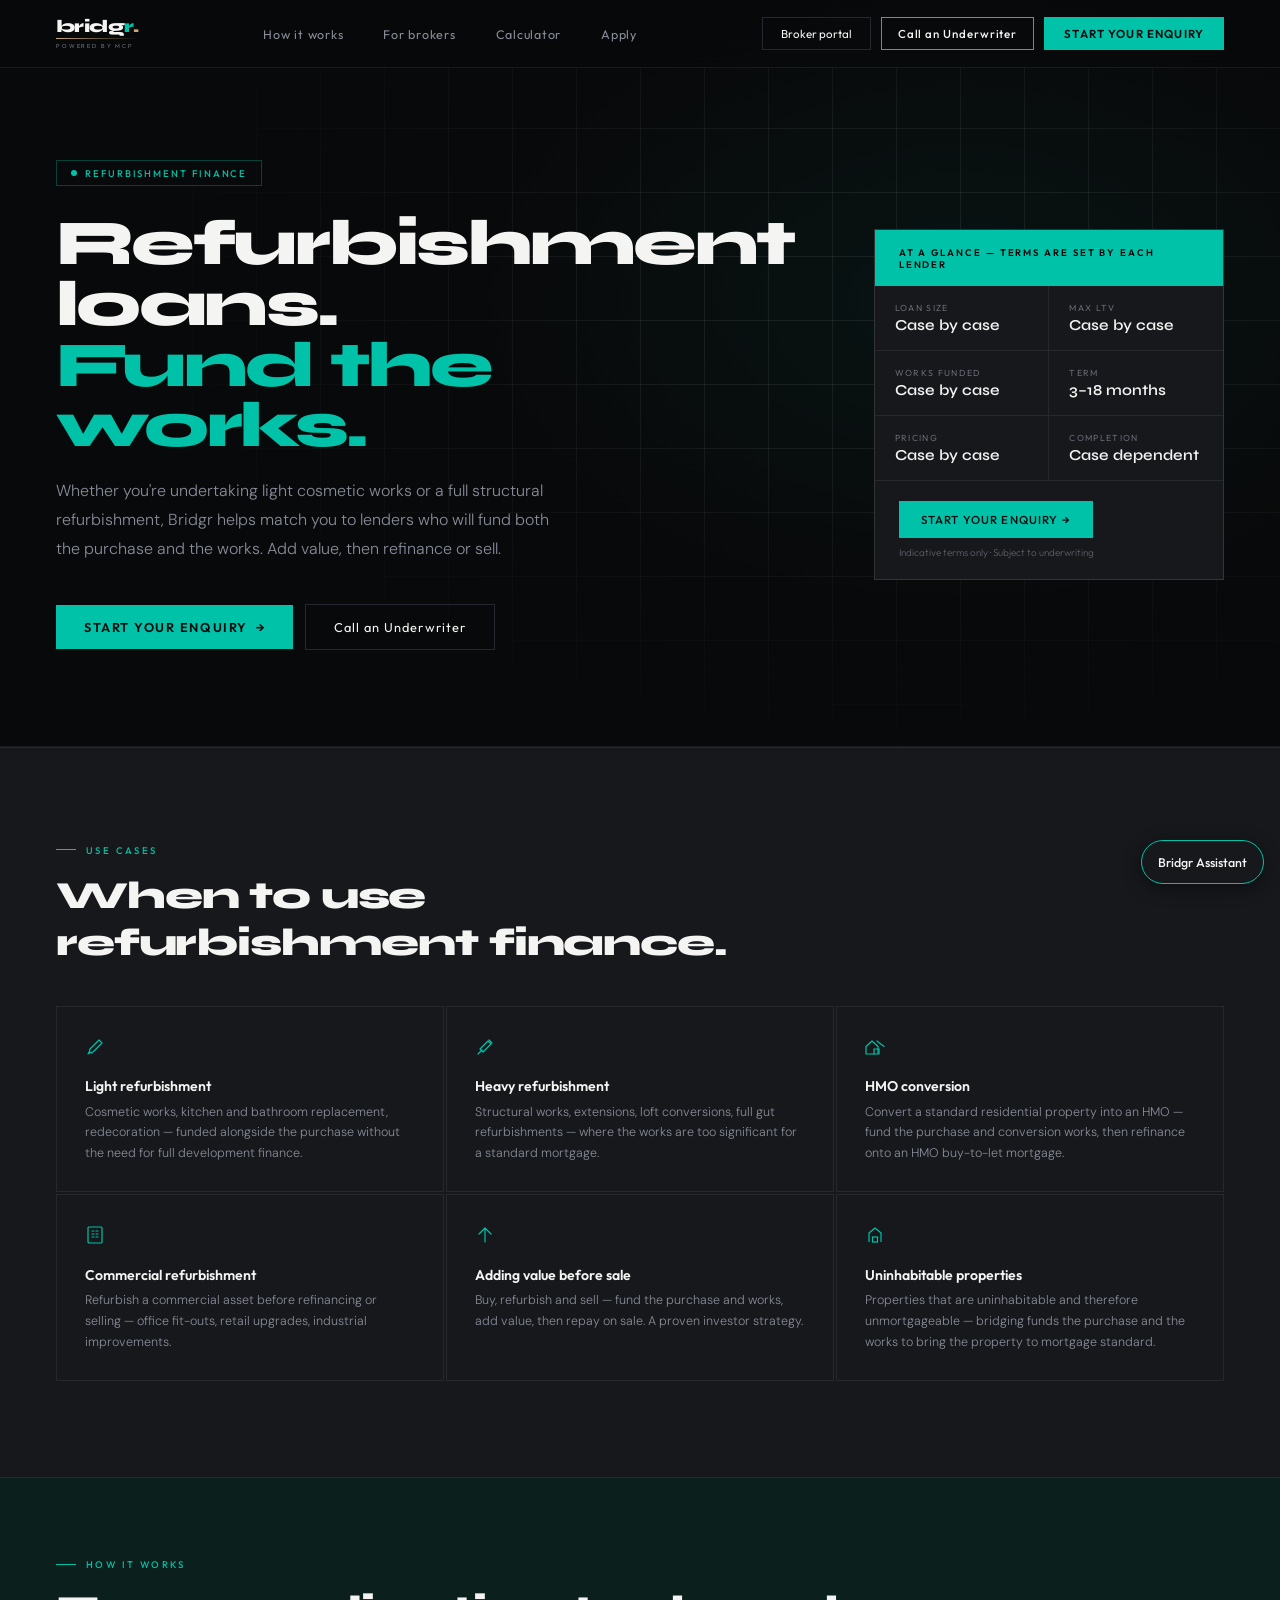
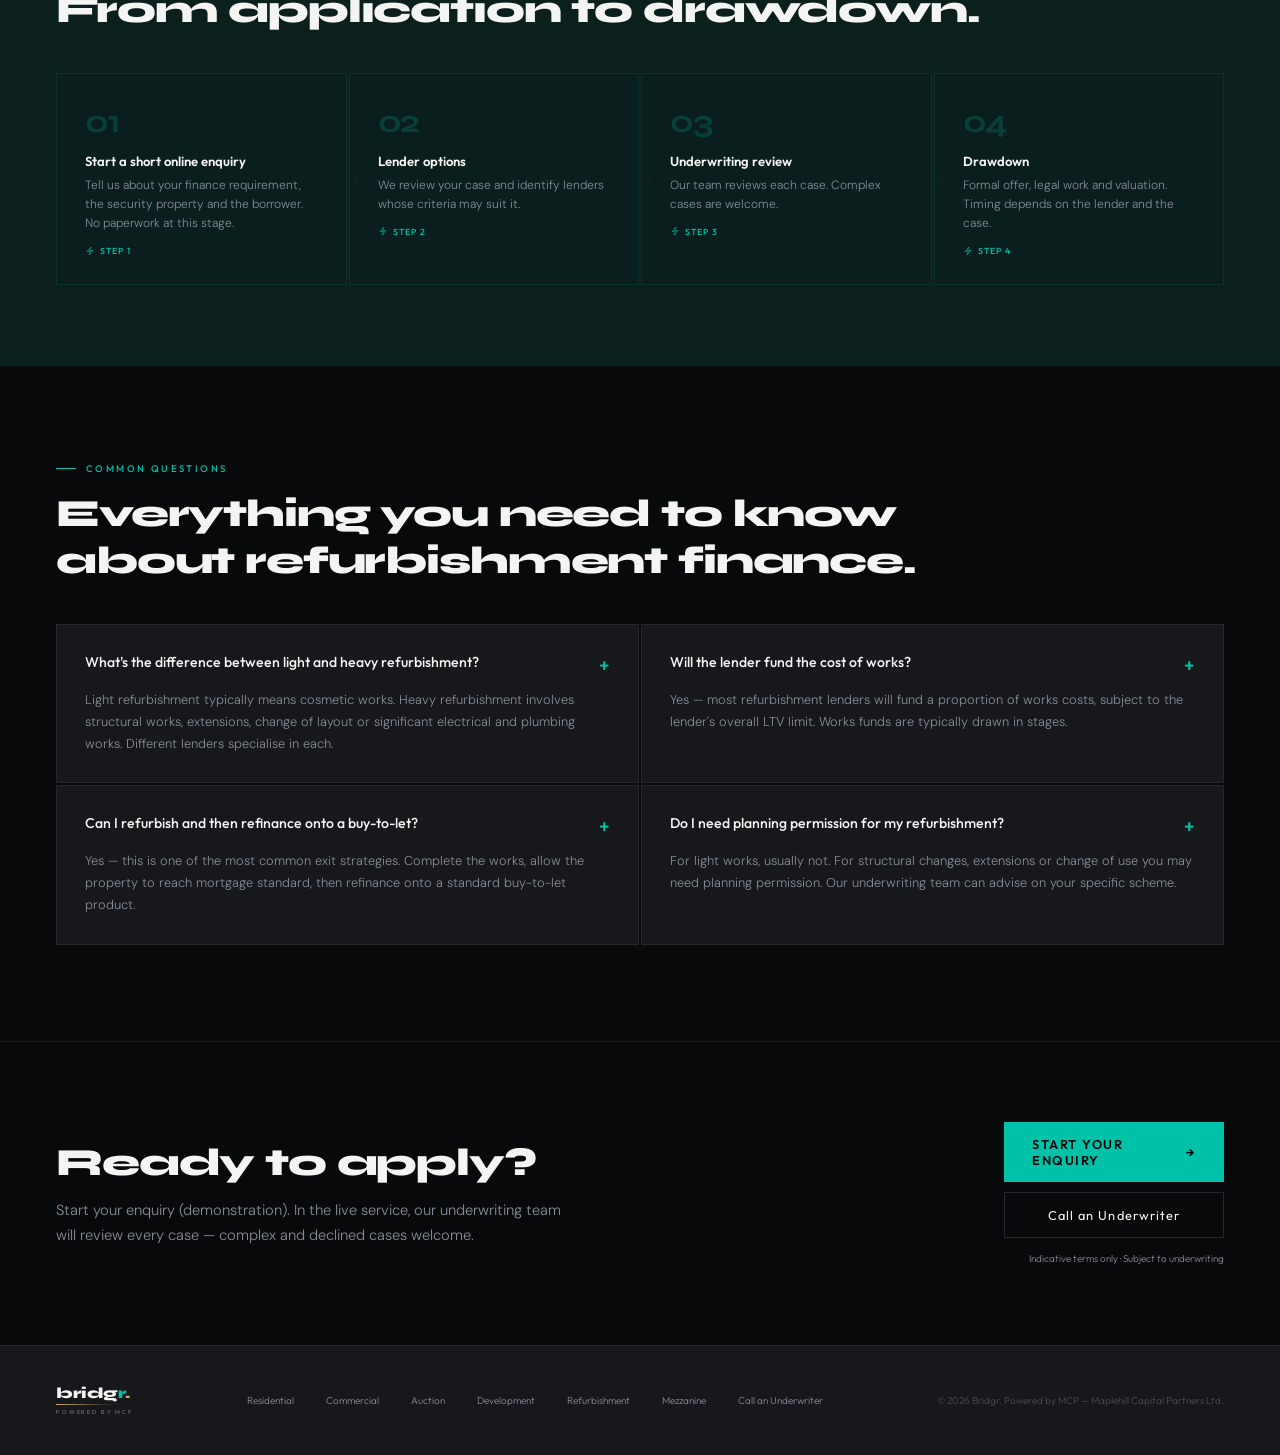
<file: refurbishment-loans.html>
<!DOCTYPE html>
<html lang="en">
<head>
<meta charset="UTF-8">
<meta name="viewport" content="width=device-width, initial-scale=1.0">
<title>Refurbishment Loans UK | Light & Heavy Refurb | Bridgr</title>
<meta name="description" content="Refurbishment bridging loans for light and heavy refurbishment across UK residential and commercial property. Apply via Bridgr.">
<link href="https://fonts.googleapis.com/css2?family=Syne:wght@400;600;700;800&family=DM+Sans:wght@200;300;400;500&family=Outfit:wght@200;300;400;500;600&display=swap" rel="stylesheet">
<style>
:root{--void:#08090A;--carbon:#16181C;--graphite:#252830;--border:rgba(255,255,255,0.07);--border-md:rgba(255,255,255,0.12);--steel:#888C99;--chalk:#F4F4F2;--chalk-dim:#B8B8B4;--teal:#00C2A8;--deep-teal:#0B1F1D;--gold:#C9A96E;--accent:#00C2A8;--accent-glow:rgba(0,194,168,0.12);}
*,*::before,*::after{box-sizing:border-box;margin:0;padding:0}
html{scroll-behavior:smooth}
body{background:var(--void);color:var(--chalk);font-family:'DM Sans',sans-serif;font-weight:300;-webkit-font-smoothing:antialiased}
.logo-wrap{display:flex;flex-direction:column;gap:3px;text-decoration:none}
.logo-wm{display:flex;align-items:baseline}
.logo-word{font-family:'Syne',sans-serif;font-weight:800;letter-spacing:-0.03em;color:var(--chalk);line-height:1}
.logo-word .a{color:var(--teal)}
.logo-dot{border-radius:50%;background:var(--gold);flex-shrink:0;margin-bottom:1px}
.logo-line{width:100%;height:1px;background:linear-gradient(90deg,var(--gold),transparent)}
.logo-sub{font-family:'Outfit',sans-serif;font-weight:300;font-size:0.36rem;letter-spacing:0.32em;text-transform:uppercase;color:var(--steel)}
nav{position:fixed;top:0;left:0;right:0;z-index:100;height:68px;display:flex;align-items:center;justify-content:space-between;padding:0 3.5rem;background:rgba(8,9,10,0.9);backdrop-filter:blur(20px);border-bottom:1px solid var(--border)}
.nav-links{display:flex;align-items:center;gap:2.5rem;list-style:none}
.nav-links a{font-family:'Outfit',sans-serif;font-size:0.78rem;font-weight:400;letter-spacing:0.06em;color:var(--steel);text-decoration:none;transition:color 0.2s}
.nav-links a:hover{color:var(--chalk)}
.nav-actions{display:flex;align-items:center;gap:10px}
.nav-ghost{font-family:'Outfit',sans-serif;font-size:0.72rem;font-weight:400;color:var(--chalk);border:0.5px solid var(--graphite);padding:8px 18px;text-decoration:none}
.nav-primary{font-family:'Outfit',sans-serif;font-size:0.72rem;font-weight:600;letter-spacing:0.1em;text-transform:uppercase;color:var(--void);background:var(--teal);padding:9px 20px;text-decoration:none}
.nav-primary:hover{background:#00D4B8}
.hero{padding:10rem 3.5rem 6rem;display:grid;grid-template-columns:1fr 1fr;gap:5rem;align-items:center;position:relative;overflow:hidden;border-bottom:1px solid var(--border)}
.hero-bg{position:absolute;inset:0;background:radial-gradient(ellipse 55% 60% at 75% 40%,rgba(0,194,168,0.06) 0%,transparent 70%);pointer-events:none}
.hero-grid{position:absolute;inset:0;background-image:linear-gradient(var(--border) 1px,transparent 1px),linear-gradient(90deg,var(--border) 1px,transparent 1px);background-size:64px 64px;mask-image:radial-gradient(ellipse 80% 80% at 70% 40%,black 20%,transparent 80%);pointer-events:none}
.hero-left{position:relative;z-index:1}
.badge{display:inline-flex;align-items:center;gap:8px;font-family:'Outfit',sans-serif;font-size:0.6rem;font-weight:500;letter-spacing:0.2em;text-transform:uppercase;color:var(--accent);border:0.5px solid rgba(0,194,168,0.3);padding:6px 14px;margin-bottom:1.75rem}
.badge-dot{width:6px;height:6px;border-radius:50%;background:var(--accent);animation:pulse 2s ease-in-out infinite}
.page-h1{font-family:'Syne',sans-serif;font-weight:800;font-size:clamp(2.5rem,5vw,4.2rem);letter-spacing:-0.04em;line-height:0.95;color:var(--chalk);margin-bottom:1.25rem}
.page-h1 .accent{color:var(--accent)}
.hero-sub{font-size:1rem;font-weight:300;color:var(--steel);line-height:1.8;max-width:500px;margin-bottom:2.5rem}
.cta-row{display:flex;align-items:center;gap:12px}
.cta-p{font-family:'Outfit',sans-serif;font-weight:600;font-size:0.8rem;letter-spacing:0.12em;text-transform:uppercase;color:var(--void);background:var(--teal);padding:14px 28px;text-decoration:none;display:inline-flex;align-items:center;gap:8px;transition:background 0.2s}
.cta-p:hover{background:#00D4B8}.cta-p::after{content:'→'}
.cta-s{font-family:'Outfit',sans-serif;font-weight:400;font-size:0.8rem;letter-spacing:0.08em;color:var(--chalk);border:0.5px solid var(--graphite);padding:14px 28px;text-decoration:none}
.cta-s:hover{border-color:var(--steel)}
.specs-box{background:var(--carbon);border:1px solid var(--border-md);padding:0;overflow:hidden;position:relative;z-index:1}
.specs-header{background:var(--accent);padding:1rem 1.5rem;font-family:'Outfit',sans-serif;font-size:0.6rem;font-weight:600;letter-spacing:0.2em;text-transform:uppercase;color:var(--void)}
.specs-grid{display:grid;grid-template-columns:1fr 1fr;gap:1px;background:var(--border)}
.spec{background:var(--carbon);padding:1rem 1.25rem}
.spec-label{font-family:'Outfit',sans-serif;font-size:0.55rem;font-weight:400;letter-spacing:0.15em;text-transform:uppercase;color:var(--steel);opacity:0.7;margin-bottom:3px}
.spec-val{font-family:'Syne',sans-serif;font-weight:600;font-size:0.95rem;color:var(--chalk)}
.specs-apply{padding:1.25rem 1.5rem;border-top:1px solid var(--border)}
.section{padding:6rem 3.5rem;border-top:1px solid var(--border)}
.section.alt{background:var(--carbon)}
.eyebrow{font-family:'Outfit',sans-serif;font-size:0.6rem;font-weight:500;letter-spacing:0.25em;text-transform:uppercase;color:var(--accent);margin-bottom:1rem;display:flex;align-items:center;gap:10px}
.eyebrow::before{content:'';width:20px;height:1px;background:var(--accent)}
.section-title{font-family:'Syne',sans-serif;font-weight:800;font-size:clamp(1.8rem,3vw,2.6rem);letter-spacing:-0.03em;color:var(--chalk);margin-bottom:1rem}
.uc-grid{display:grid;grid-template-columns:repeat(3,1fr);gap:2px;margin-top:2.5rem}
.uc-card{background:var(--carbon);border:1px solid var(--border);padding:1.75rem;transition:border-color 0.3s}
.uc-card:hover{border-color:var(--border-md)}
.uc-icon{font-size:1.4rem;margin-bottom:0.85rem}
.uc-title{font-family:'Outfit',sans-serif;font-weight:600;font-size:0.88rem;color:var(--chalk);margin-bottom:0.4rem}
.uc-desc{font-size:0.78rem;font-weight:300;color:var(--steel);line-height:1.65}
.faq-grid{display:grid;grid-template-columns:1fr 1fr;gap:2px;margin-top:2.5rem}
.faq-item{background:var(--carbon);border:1px solid var(--border);padding:1.75rem}
.faq-q{font-family:'Outfit',sans-serif;font-weight:500;font-size:0.88rem;color:var(--chalk);margin-bottom:0.75rem;display:flex;justify-content:space-between;gap:1rem}
.faq-tog{color:var(--accent);font-size:1.2rem;flex-shrink:0}
.faq-a{font-size:0.8rem;font-weight:300;color:var(--steel);line-height:1.7}
.process{padding:5rem 3.5rem;background:var(--deep-teal);border-top:1px solid rgba(0,194,168,0.15)}
.process-steps{display:grid;grid-template-columns:repeat(4,1fr);gap:2px;margin-top:2.5rem}
.pstep{background:rgba(11,31,29,0.6);border:1px solid rgba(0,194,168,0.12);padding:1.75rem;position:relative}
.pstep:not(:last-child)::after{content:'→';position:absolute;right:-14px;top:50%;transform:translateY(-50%);color:var(--graphite);font-size:14px;z-index:1}
.pstep-num{font-family:'Syne',sans-serif;font-weight:700;font-size:2rem;letter-spacing:-0.04em;color:rgba(0,194,168,0.2);margin-bottom:0.75rem}
.pstep-title{font-family:'Outfit',sans-serif;font-weight:600;font-size:0.82rem;color:var(--chalk);margin-bottom:0.4rem}
.pstep-desc{font-size:0.75rem;font-weight:300;color:var(--steel);line-height:1.6}
.pstep-time{font-family:'Outfit',sans-serif;font-size:0.55rem;font-weight:500;letter-spacing:0.12em;text-transform:uppercase;color:var(--teal);margin-top:0.75rem;display:flex;align-items:center;gap:5px}
.pstep-time::before{content:'';display:inline-block;width:10px;height:10px;background:url("data:image/svg+xml,%3Csvg xmlns='http://www.w3.org/2000/svg' width='20' height='20' viewBox='0 0 20 20' fill='none'%3E%3Cpath d='M12 2L4 11h7l-3 7 8-9h-7l3-7z' stroke='%2300C2A8' stroke-width='1.2' stroke-linejoin='round'/%3E%3C/svg%3E") center/contain no-repeat}
.cta-bottom{background:var(--void);border-top:1px solid var(--border);padding:5rem 3.5rem;display:grid;grid-template-columns:1fr auto;gap:4rem;align-items:center}
.cta-bottom-title{font-family:'Syne',sans-serif;font-weight:800;font-size:clamp(1.8rem,3vw,2.6rem);letter-spacing:-0.03em;color:var(--chalk);margin-bottom:0.75rem}
.cta-bottom-sub{font-size:0.92rem;font-weight:300;color:var(--steel);line-height:1.7;max-width:520px}
.cta-bottom-actions{display:flex;flex-direction:column;gap:10px;align-items:flex-end}
footer{background:var(--carbon);border-top:1px solid var(--border);padding:2.5rem 3.5rem;display:flex;justify-content:space-between;align-items:center;flex-wrap:wrap;gap:1rem}
.footer-copy{font-family:'Outfit',sans-serif;font-size:0.62rem;color:var(--steel);opacity:0.45}
.footer-links{display:flex;gap:2rem}
.footer-links a{font-family:'Outfit',sans-serif;font-size:0.62rem;color:var(--steel);text-decoration:none}
.footer-links a:hover{color:var(--chalk)}
.reveal{opacity:0;transform:translateY(24px);transition:opacity 0.6s ease,transform 0.6s ease}
.reveal.visible{opacity:1;transform:translateY(0)}
@keyframes pulse{0%,100%{opacity:1;transform:scale(1)}50%{opacity:0.4;transform:scale(0.75)}}
@media(max-width:768px){
  nav{padding:0 1.5rem}.nav-links{display:none}
  .hero{grid-template-columns:1fr;padding:8rem 1.5rem 3rem;gap:3rem}
  .section{padding:4rem 1.5rem}.uc-grid{grid-template-columns:1fr}
  .faq-grid{grid-template-columns:1fr}.process-steps{grid-template-columns:1fr 1fr}
  .cta-bottom{grid-template-columns:1fr;padding:4rem 1.5rem}.cta-bottom-actions{align-items:flex-start}
  footer{flex-direction:column;text-align:center;padding:2rem 1.5rem}
}
@media (max-width:600px){.process-steps{grid-template-columns:1fr}.pstep{padding:1.25rem}}
@media (max-width:600px){.footer-links{flex-wrap:wrap;justify-content:center;gap:0.75rem 1.25rem}.footer-copy{display:block;overflow-wrap:anywhere}}
@media (prefers-reduced-motion:reduce){*,*::before,*::after{animation-duration:0.01ms!important;animation-iteration-count:1!important;transition-duration:0.01ms!important;scroll-behavior:auto!important}}
</style>
<link rel="stylesheet" href="concierge.css">
<link rel="stylesheet" href="calc.css">
<link rel="icon" type="image/svg+xml" href="favicon.svg">
</head>
<body>
<nav>
  <a href="index.html" class="logo-wrap">
    <div class="logo-wm"><div class="logo-word" style="font-size:1.1rem">bridg<span class="a">r</span><span style="color:var(--gold)">.</span></div></div>
    <div class="logo-line"></div><div class="logo-sub">Powered by MCP</div>
  </a>
  <ul class="nav-links">
    <li><a href="index.html#how">How it works</a></li>
    <li><a href="brokers.html">For brokers</a></li>
    <li><a href="calculator.html">Calculator</a></li>
    <li><a href="apply.html">Apply</a></li>
  </ul>
  <div class="nav-actions">
    <a href="brokers.html" class="nav-ghost">Broker portal</a>
    <a href="contact.html" class="nav-uw" data-uw>Call an Underwriter</a>
    <a href="apply.html" class="nav-primary">Start your enquiry</a>
  </div>
</nav>

<section class="hero">
  <div class="hero-bg"></div><div class="hero-grid"></div>
  <div class="hero-left">
    <div class="badge"><span class="badge-dot"></span>Refurbishment Finance</div>
    <h1 class="page-h1">Refurbishment loans.<br><span class="accent">Fund the works.</span></h1>
    <p class="hero-sub">Whether you're undertaking light cosmetic works or a full structural refurbishment, Bridgr helps match you to lenders who will fund both the purchase and the works. Add value, then refinance or sell.</p>
    <div class="cta-row">
      <a href="apply.html" class="cta-p">Start your enquiry</a>
      <a href="contact.html" class="cta-s" data-uw>Call an Underwriter</a>
    </div>
  </div>
  <div style="position:relative;z-index:1">
    <div class="specs-box">
      <div class="specs-header">At a glance — terms are set by each lender</div>
      <div class="specs-grid">
        <div class="spec">
          <div class="spec-label">Loan size</div>
          <div class="spec-val">Case by case</div>
        </div>
        <div class="spec">
          <div class="spec-label">Max LTV</div>
          <div class="spec-val">Case by case</div>
        </div>
        <div class="spec">
          <div class="spec-label">Works funded</div>
          <div class="spec-val">Case by case</div>
        </div>
        <div class="spec">
          <div class="spec-label">Term</div>
          <div class="spec-val">3–18 months</div>
        </div>
        <div class="spec">
          <div class="spec-label">Pricing</div>
          <div class="spec-val">Case by case</div>
        </div>
        <div class="spec">
          <div class="spec-label">Completion</div>
          <div class="spec-val">Case dependent</div>
        </div></div>
      <div class="specs-apply">
        <a href="apply.html" style="font-family:'Outfit',sans-serif;font-size:0.72rem;font-weight:500;letter-spacing:0.1em;text-transform:uppercase;color:var(--void);background:var(--accent);padding:11px 22px;text-decoration:none;display:inline-flex;align-items:center;gap:8px">Start your enquiry →</a>
        <div style="font-family:'Outfit',sans-serif;font-size:0.62rem;color:var(--steel);opacity:0.6;margin-top:8px">Indicative terms only · Subject to underwriting</div>
      </div>
    </div>
  </div>
</section>

<section class="section alt">
  <div class="eyebrow reveal">Use cases</div>
  <h2 class="section-title reveal">When to use<br>refurbishment finance.</h2>
  <div class="uc-grid">
        <div class="uc-card">
          <div class="uc-icon"><svg width="20" height="20" viewBox="0 0 20 20" fill="none"><path d="M14 3l3 3L8 15l-4 1 1-4L14 3z" stroke="#00C2A8" stroke-width="1.2" fill="none" stroke-linejoin="round"/><path d="M3 17c1-2 3-2 4-1" stroke="#00C2A8" stroke-width="1.2" stroke-linecap="round"/></svg></div>
          <div class="uc-title">Light refurbishment</div>
          <div class="uc-desc">Cosmetic works, kitchen and bathroom replacement, redecoration — funded alongside the purchase without the need for full development finance.</div>
        </div>
        <div class="uc-card">
          <div class="uc-icon"><svg width="20" height="20" viewBox="0 0 20 20" fill="none"><path d="M13 4l3 3-8 8-3-3 8-8z" stroke="#00C2A8" stroke-width="1.2" fill="none" stroke-linejoin="round"/><path d="M3 17l4-4" stroke="#00C2A8" stroke-width="1.2" stroke-linecap="round"/><path d="M14 3l3 3" stroke="#00C2A8" stroke-width="1.2" stroke-linecap="round"/></svg></div>
          <div class="uc-title">Heavy refurbishment</div>
          <div class="uc-desc">Structural works, extensions, loft conversions, full gut refurbishments — where the works are too significant for a standard mortgage.</div>
        </div>
        <div class="uc-card">
          <div class="uc-icon"><svg width="20" height="20" viewBox="0 0 20 20" fill="none"><path d="M1 9.5L7 4l6 5.5V17H1V9.5z" stroke="#00C2A8" stroke-width="1.2" fill="none" stroke-linejoin="round"/><path d="M9 17v-5h5v5M12 4l7 5.5" stroke="#00C2A8" stroke-width="1.2" stroke-linecap="round"/></svg></div>
          <div class="uc-title">HMO conversion</div>
          <div class="uc-desc">Convert a standard residential property into an HMO — fund the purchase and conversion works, then refinance onto an HMO buy-to-let mortgage.</div>
        </div>
        <div class="uc-card">
          <div class="uc-icon"><svg width="20" height="20" viewBox="0 0 20 20" fill="none"><rect x="3" y="2" width="14" height="16" rx="1" stroke="#00C2A8" stroke-width="1.2" fill="none"/><path d="M7 6h2M11 6h2M7 9h2M11 9h2M7 12h2M11 12h2" stroke="#00C2A8" stroke-width="1.2" stroke-linecap="round"/></svg></div>
          <div class="uc-title">Commercial refurbishment</div>
          <div class="uc-desc">Refurbish a commercial asset before refinancing or selling — office fit-outs, retail upgrades, industrial improvements.</div>
        </div>
        <div class="uc-card">
          <div class="uc-icon"><svg width="20" height="20" viewBox="0 0 20 20" fill="none"><path d="M10 3v14M4 9l6-6 6 6" stroke="#00C2A8" stroke-width="1.2" stroke-linecap="round" stroke-linejoin="round"/></svg></div>
          <div class="uc-title">Adding value before sale</div>
          <div class="uc-desc">Buy, refurbish and sell — fund the purchase and works, add value, then repay on sale. A proven investor strategy.</div>
        </div>
        <div class="uc-card">
          <div class="uc-icon"><svg width="20" height="20" viewBox="0 0 20 20" fill="none"><path d="M4 17V8l6-5 6 5v9" stroke="#00C2A8" stroke-width="1.2" fill="none" stroke-linejoin="round"/><rect x="7.5" y="12" width="5" height="5" stroke="#00C2A8" stroke-width="1.2" fill="none"/></svg></div>
          <div class="uc-title">Uninhabitable properties</div>
          <div class="uc-desc">Properties that are uninhabitable and therefore unmortgageable — bridging funds the purchase and the works to bring the property to mortgage standard.</div>
        </div></div>
</section>

<section class="process">
  <div class="eyebrow reveal">How it works</div>
  <h2 class="section-title reveal">From application to drawdown.</h2>
  <div class="process-steps">
    <div class="pstep reveal"><div class="pstep-num">01</div><div class="pstep-title">Start a short online enquiry</div><div class="pstep-desc">Tell us about your finance requirement, the security property and the borrower. No paperwork at this stage.</div><div class="pstep-time">Step 1</div></div>
    <div class="pstep reveal"><div class="pstep-num">02</div><div class="pstep-title">Lender options</div><div class="pstep-desc">We review your case and identify lenders whose criteria may suit it.</div><div class="pstep-time">Step 2</div></div>
    <div class="pstep reveal"><div class="pstep-num">03</div><div class="pstep-title">Underwriting review</div><div class="pstep-desc">Our team reviews each case. Complex cases are welcome.</div><div class="pstep-time">Step 3</div></div>
    <div class="pstep reveal"><div class="pstep-num">04</div><div class="pstep-title">Drawdown</div><div class="pstep-desc">Formal offer, legal work and valuation. Timing depends on the lender and the case.</div><div class="pstep-time">Step 4</div></div>
  </div>
</section>

<section class="section">
  <div class="eyebrow reveal">Common questions</div>
  <h2 class="section-title reveal">Everything you need to know<br>about refurbishment finance.</h2>
  <div class="faq-grid">
        <div class="faq-item">
          <div class="faq-q">What's the difference between light and heavy refurbishment?<span class="faq-tog">+</span></div>
          <div class="faq-a">Light refurbishment typically means cosmetic works. Heavy refurbishment involves structural works, extensions, change of layout or significant electrical and plumbing works. Different lenders specialise in each.</div>
        </div>
        <div class="faq-item">
          <div class="faq-q">Will the lender fund the cost of works?<span class="faq-tog">+</span></div>
          <div class="faq-a">Yes — most refurbishment lenders will fund a proportion of works costs, subject to the lender's overall LTV limit. Works funds are typically drawn in stages.</div>
        </div>
        <div class="faq-item">
          <div class="faq-q">Can I refurbish and then refinance onto a buy-to-let?<span class="faq-tog">+</span></div>
          <div class="faq-a">Yes — this is one of the most common exit strategies. Complete the works, allow the property to reach mortgage standard, then refinance onto a standard buy-to-let product.</div>
        </div>
        <div class="faq-item">
          <div class="faq-q">Do I need planning permission for my refurbishment?<span class="faq-tog">+</span></div>
          <div class="faq-a">For light works, usually not. For structural changes, extensions or change of use you may need planning permission. Our underwriting team can advise on your specific scheme.</div>
        </div></div>
</section>

<div class="cta-bottom">
  <div>
    <h2 class="cta-bottom-title">Ready to apply?</h2>
    <p class="cta-bottom-sub">Start your enquiry (demonstration). In the live service, our underwriting team will review every case — complex and declined cases welcome.</p>
  </div>
  <div class="cta-bottom-actions">
    <a href="apply.html" class="cta-p" style="width:220px;justify-content:center">Start your enquiry</a>
    <a href="contact.html" class="cta-s" style="width:220px;text-align:center" data-uw>Call an Underwriter</a>
    <div style="font-family:'Outfit',sans-serif;font-size:0.62rem;color:var(--steel);text-align:center;margin-top:4px">Indicative terms only · Subject to underwriting</div>
  </div>
</div>

<footer>
  <a href="index.html" class="logo-wrap" style="display:inline-flex;flex-direction:column;gap:3px">
    <div class="logo-wm"><div class="logo-word" style="font-size:0.95rem">bridg<span class="a">r</span><span style="color:var(--gold)">.</span></div></div>
    <div class="logo-line" style="width:60px"></div><div class="logo-sub">Powered by MCP</div>
  </a>
  <div class="footer-links">
    <a href="residential-bridging.html">Residential</a>
    <a href="commercial-bridging.html">Commercial</a>
    <a href="auction-finance.html">Auction</a>
    <a href="development-finance.html">Development</a>
    <a href="refurbishment-loans.html">Refurbishment</a>
    <a href="mezzanine-finance.html">Mezzanine</a>
    <a href="contact.html" data-uw>Call an Underwriter</a>
  </div>
  <span class="footer-copy">© 2026 Bridgr. Powered by MCP — Maplehill Capital Partners Ltd.</span>
</footer>

<script>
const obs=new IntersectionObserver(e=>{e.forEach(x=>{if(x.isIntersecting){x.target.classList.add('visible');obs.unobserve(x.target)}});},{threshold:0.1});
document.querySelectorAll('.reveal').forEach(el=>obs.observe(el));
</script>
<script src="concierge.js" defer></script>
<script src="mobile-nav.js" defer></script>
</body>
</html>
</file>
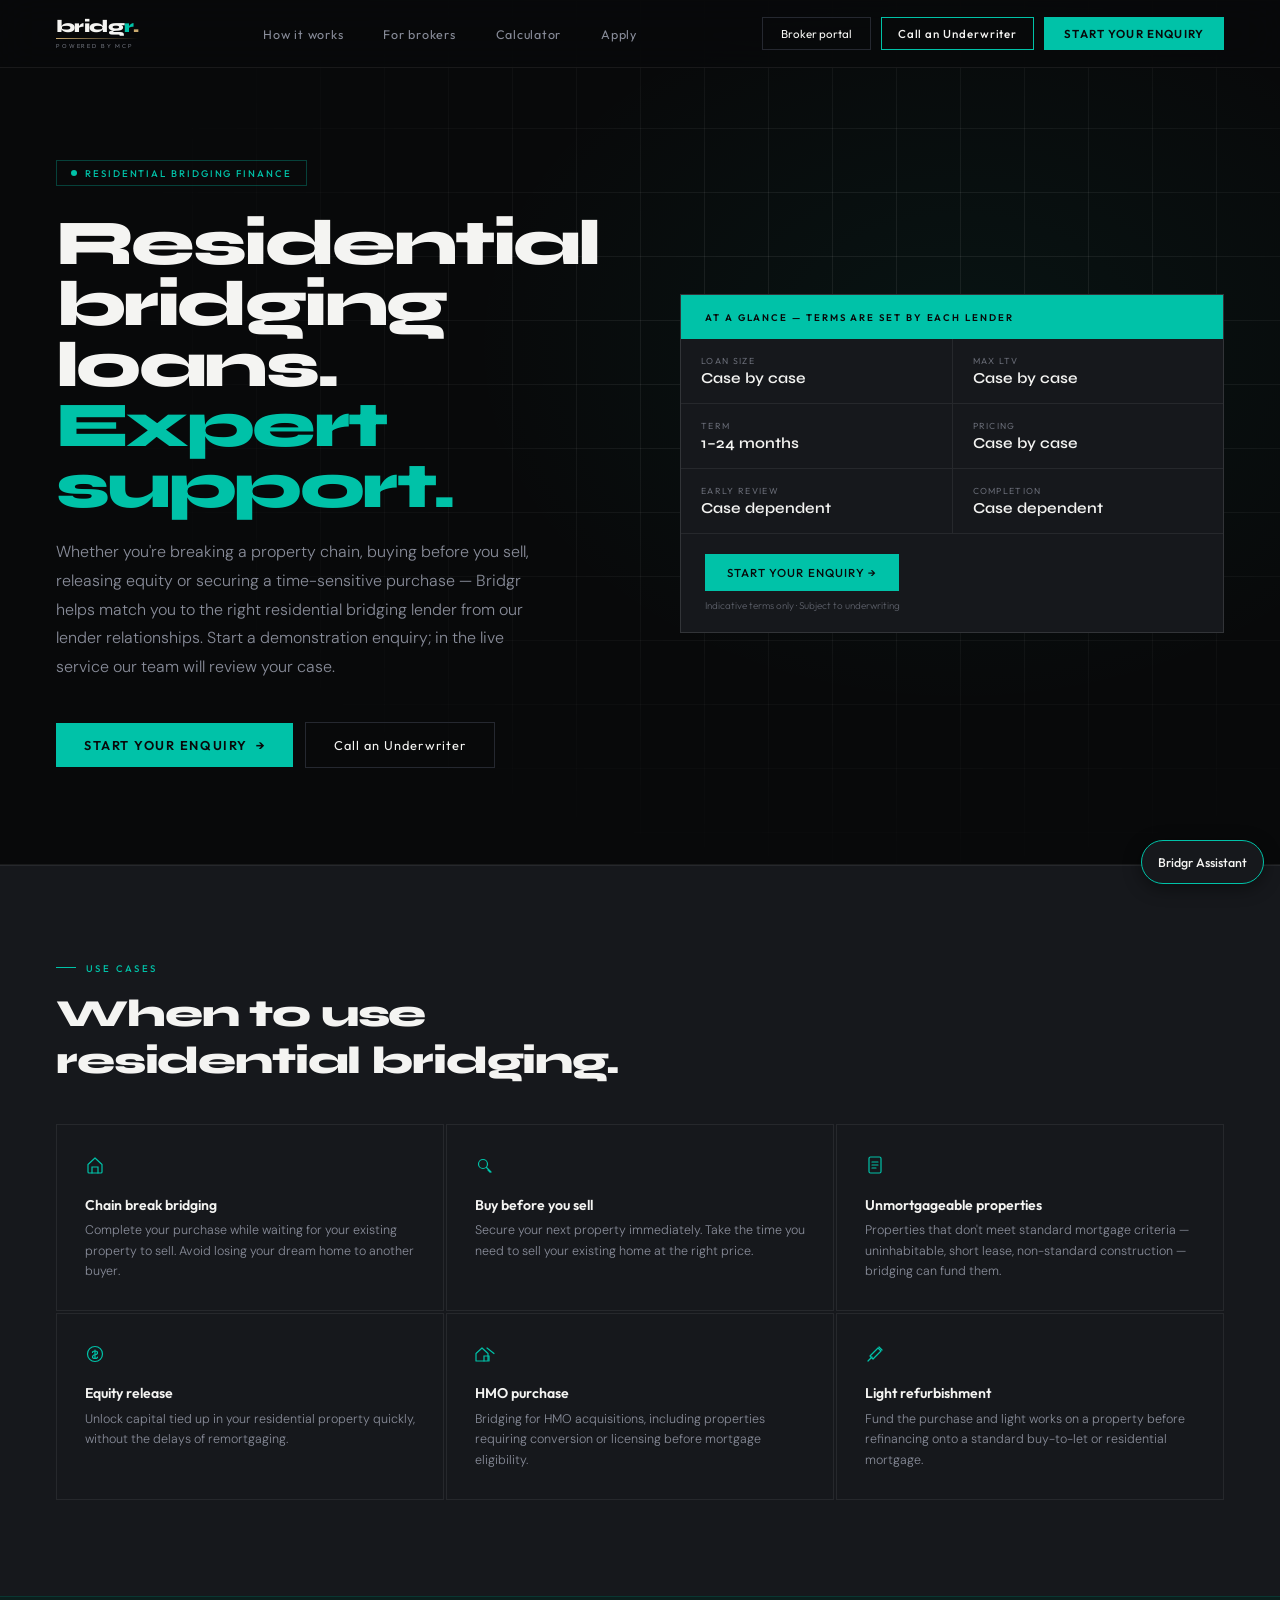
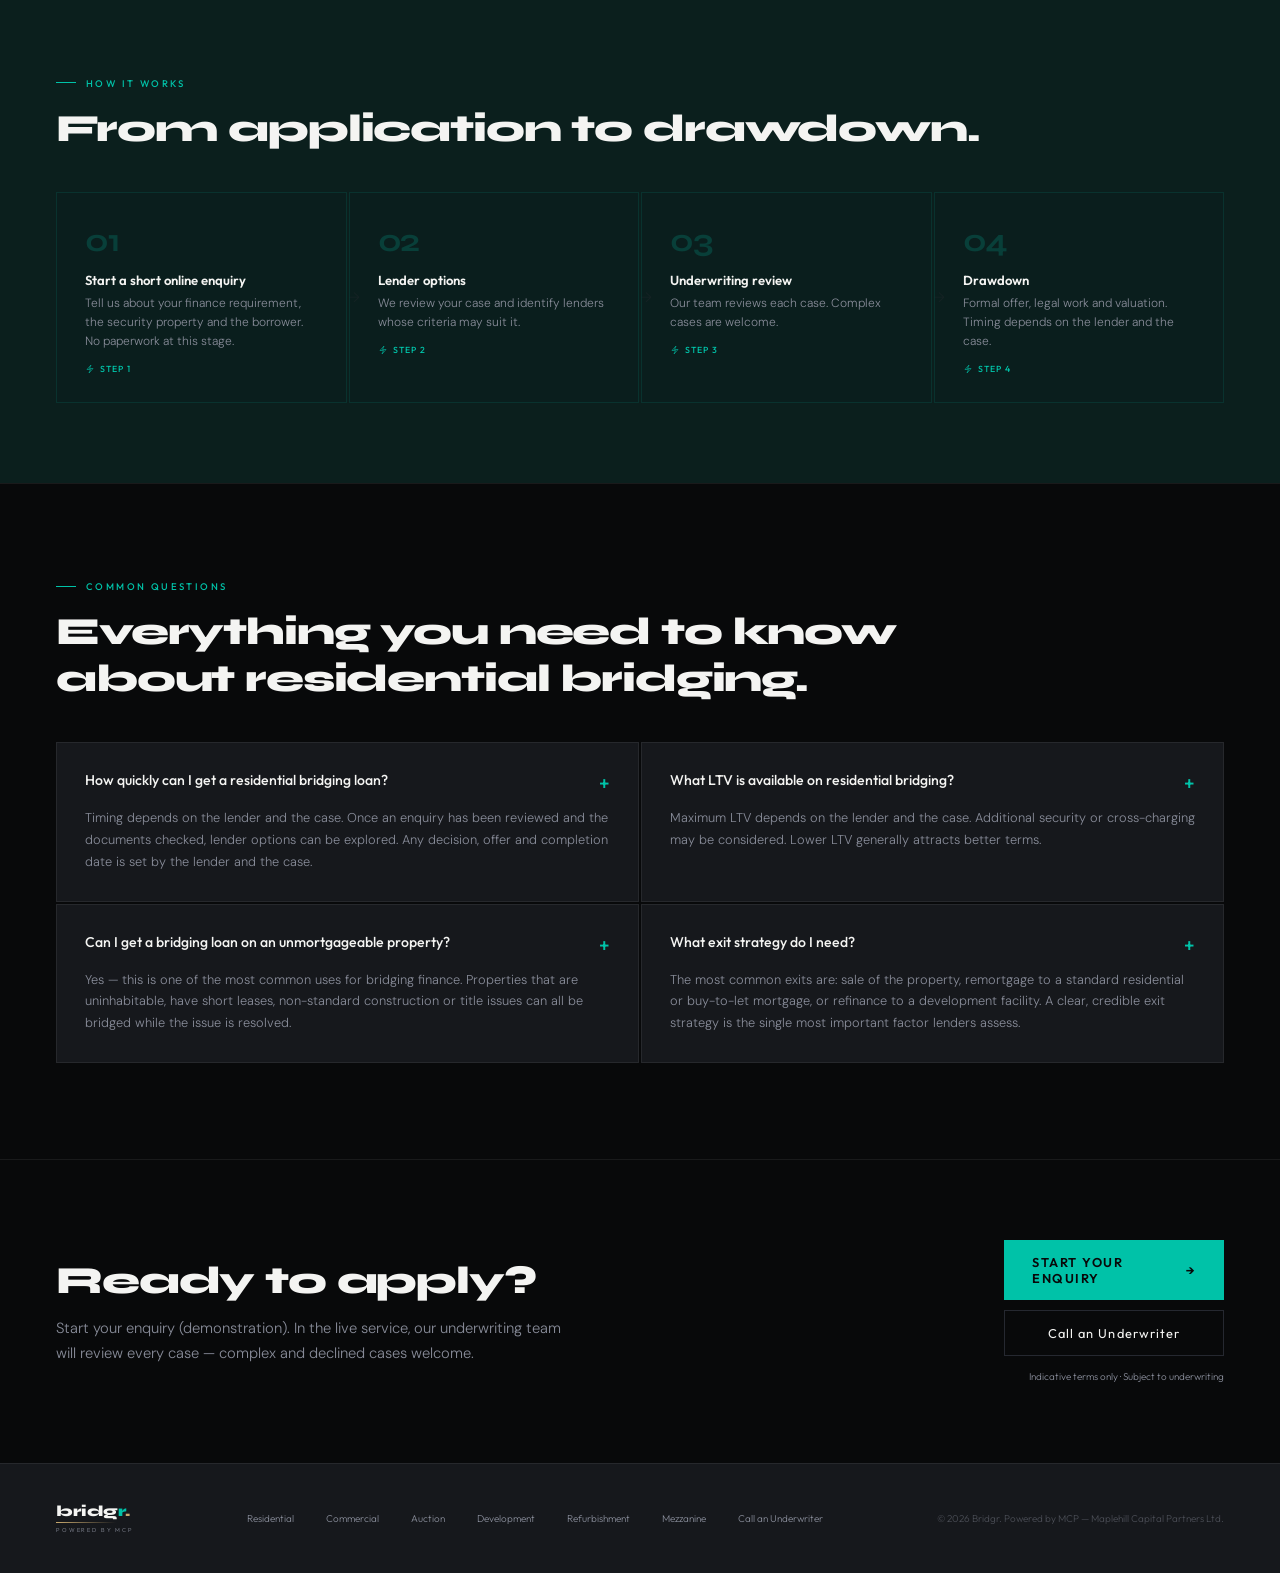
<file: residential-bridging.html>
<!DOCTYPE html>
<html lang="en">
<head>
<meta charset="UTF-8">
<meta name="viewport" content="width=device-width, initial-scale=1.0">
<title>Residential Bridging Loans UK | Bridgr</title>
<meta name="description" content="Residential bridging loans for UK property purchases, refinancing and chain breaks. Start an enquiry with Bridgr (demonstration), powered by MCP.">
<link href="https://fonts.googleapis.com/css2?family=Syne:wght@400;600;700;800&family=DM+Sans:wght@200;300;400;500&family=Outfit:wght@200;300;400;500;600&display=swap" rel="stylesheet">
<style>
:root{--void:#08090A;--carbon:#16181C;--graphite:#252830;--border:rgba(255,255,255,0.07);--border-md:rgba(255,255,255,0.12);--steel:#888C99;--chalk:#F4F4F2;--chalk-dim:#B8B8B4;--teal:#00C2A8;--deep-teal:#0B1F1D;--gold:#C9A96E;--accent:#00C2A8;--accent-glow:rgba(0,194,168,0.12);}
*,*::before,*::after{box-sizing:border-box;margin:0;padding:0}
html{scroll-behavior:smooth}
body{background:var(--void);color:var(--chalk);font-family:'DM Sans',sans-serif;font-weight:300;-webkit-font-smoothing:antialiased}
.logo-wrap{display:flex;flex-direction:column;gap:3px;text-decoration:none}
.logo-wm{display:flex;align-items:baseline}
.logo-word{font-family:'Syne',sans-serif;font-weight:800;letter-spacing:-0.03em;color:var(--chalk);line-height:1}
.logo-word .a{color:var(--teal)}
.logo-dot{border-radius:50%;background:var(--gold);flex-shrink:0;margin-bottom:1px}
.logo-line{width:100%;height:1px;background:linear-gradient(90deg,var(--gold),transparent)}
.logo-sub{font-family:'Outfit',sans-serif;font-weight:300;font-size:0.36rem;letter-spacing:0.32em;text-transform:uppercase;color:var(--steel)}
nav{position:fixed;top:0;left:0;right:0;z-index:100;height:68px;display:flex;align-items:center;justify-content:space-between;padding:0 3.5rem;background:rgba(8,9,10,0.9);backdrop-filter:blur(20px);border-bottom:1px solid var(--border)}
.nav-links{display:flex;align-items:center;gap:2.5rem;list-style:none}
.nav-links a{font-family:'Outfit',sans-serif;font-size:0.78rem;font-weight:400;letter-spacing:0.06em;color:var(--steel);text-decoration:none;transition:color 0.2s}
.nav-links a:hover{color:var(--chalk)}
.nav-actions{display:flex;align-items:center;gap:10px}
.nav-ghost{font-family:'Outfit',sans-serif;font-size:0.72rem;font-weight:400;color:var(--chalk);border:0.5px solid var(--graphite);padding:8px 18px;text-decoration:none}
.nav-primary{font-family:'Outfit',sans-serif;font-size:0.72rem;font-weight:600;letter-spacing:0.1em;text-transform:uppercase;color:var(--void);background:var(--teal);padding:9px 20px;text-decoration:none}
.nav-primary:hover{background:#00D4B8}
.hero{padding:10rem 3.5rem 6rem;display:grid;grid-template-columns:1fr 1fr;gap:5rem;align-items:center;position:relative;overflow:hidden;border-bottom:1px solid var(--border)}
.hero-bg{position:absolute;inset:0;background:radial-gradient(ellipse 55% 60% at 75% 40%,rgba(0,194,168,0.06) 0%,transparent 70%);pointer-events:none}
.hero-grid{position:absolute;inset:0;background-image:linear-gradient(var(--border) 1px,transparent 1px),linear-gradient(90deg,var(--border) 1px,transparent 1px);background-size:64px 64px;mask-image:radial-gradient(ellipse 80% 80% at 70% 40%,black 20%,transparent 80%);pointer-events:none}
.hero-left{position:relative;z-index:1}
.badge{display:inline-flex;align-items:center;gap:8px;font-family:'Outfit',sans-serif;font-size:0.6rem;font-weight:500;letter-spacing:0.2em;text-transform:uppercase;color:var(--accent);border:0.5px solid rgba(0,194,168,0.3);padding:6px 14px;margin-bottom:1.75rem}
.badge-dot{width:6px;height:6px;border-radius:50%;background:var(--accent);animation:pulse 2s ease-in-out infinite}
.page-h1{font-family:'Syne',sans-serif;font-weight:800;font-size:clamp(2.5rem,5vw,4.2rem);letter-spacing:-0.04em;line-height:0.95;color:var(--chalk);margin-bottom:1.25rem}
.page-h1 .accent{color:var(--accent)}
.hero-sub{font-size:1rem;font-weight:300;color:var(--steel);line-height:1.8;max-width:500px;margin-bottom:2.5rem}
.cta-row{display:flex;align-items:center;gap:12px}
.cta-p{font-family:'Outfit',sans-serif;font-weight:600;font-size:0.8rem;letter-spacing:0.12em;text-transform:uppercase;color:var(--void);background:var(--teal);padding:14px 28px;text-decoration:none;display:inline-flex;align-items:center;gap:8px;transition:background 0.2s}
.cta-p:hover{background:#00D4B8}.cta-p::after{content:'→'}
.cta-s{font-family:'Outfit',sans-serif;font-weight:400;font-size:0.8rem;letter-spacing:0.08em;color:var(--chalk);border:0.5px solid var(--graphite);padding:14px 28px;text-decoration:none}
.cta-s:hover{border-color:var(--steel)}
.specs-box{background:var(--carbon);border:1px solid var(--border-md);padding:0;overflow:hidden;position:relative;z-index:1}
.specs-header{background:var(--accent);padding:1rem 1.5rem;font-family:'Outfit',sans-serif;font-size:0.6rem;font-weight:600;letter-spacing:0.2em;text-transform:uppercase;color:var(--void)}
.specs-grid{display:grid;grid-template-columns:1fr 1fr;gap:1px;background:var(--border)}
.spec{background:var(--carbon);padding:1rem 1.25rem}
.spec-label{font-family:'Outfit',sans-serif;font-size:0.55rem;font-weight:400;letter-spacing:0.15em;text-transform:uppercase;color:var(--steel);opacity:0.7;margin-bottom:3px}
.spec-val{font-family:'Syne',sans-serif;font-weight:600;font-size:0.95rem;color:var(--chalk)}
.specs-apply{padding:1.25rem 1.5rem;border-top:1px solid var(--border)}
.section{padding:6rem 3.5rem;border-top:1px solid var(--border)}
.section.alt{background:var(--carbon)}
.eyebrow{font-family:'Outfit',sans-serif;font-size:0.6rem;font-weight:500;letter-spacing:0.25em;text-transform:uppercase;color:var(--accent);margin-bottom:1rem;display:flex;align-items:center;gap:10px}
.eyebrow::before{content:'';width:20px;height:1px;background:var(--accent)}
.section-title{font-family:'Syne',sans-serif;font-weight:800;font-size:clamp(1.8rem,3vw,2.6rem);letter-spacing:-0.03em;color:var(--chalk);margin-bottom:1rem}
.uc-grid{display:grid;grid-template-columns:repeat(3,1fr);gap:2px;margin-top:2.5rem}
.uc-card{background:var(--carbon);border:1px solid var(--border);padding:1.75rem;transition:border-color 0.3s}
.uc-card:hover{border-color:var(--border-md)}
.uc-icon{font-size:1.4rem;margin-bottom:0.85rem}
.uc-title{font-family:'Outfit',sans-serif;font-weight:600;font-size:0.88rem;color:var(--chalk);margin-bottom:0.4rem}
.uc-desc{font-size:0.78rem;font-weight:300;color:var(--steel);line-height:1.65}
.faq-grid{display:grid;grid-template-columns:1fr 1fr;gap:2px;margin-top:2.5rem}
.faq-item{background:var(--carbon);border:1px solid var(--border);padding:1.75rem}
.faq-q{font-family:'Outfit',sans-serif;font-weight:500;font-size:0.88rem;color:var(--chalk);margin-bottom:0.75rem;display:flex;justify-content:space-between;gap:1rem}
.faq-tog{color:var(--accent);font-size:1.2rem;flex-shrink:0}
.faq-a{font-size:0.8rem;font-weight:300;color:var(--steel);line-height:1.7}
.process{padding:5rem 3.5rem;background:var(--deep-teal);border-top:1px solid rgba(0,194,168,0.15)}
.process-steps{display:grid;grid-template-columns:repeat(4,1fr);gap:2px;margin-top:2.5rem}
.pstep{background:rgba(11,31,29,0.6);border:1px solid rgba(0,194,168,0.12);padding:1.75rem;position:relative}
.pstep:not(:last-child)::after{content:'→';position:absolute;right:-14px;top:50%;transform:translateY(-50%);color:var(--graphite);font-size:14px;z-index:1}
.pstep-num{font-family:'Syne',sans-serif;font-weight:700;font-size:2rem;letter-spacing:-0.04em;color:rgba(0,194,168,0.2);margin-bottom:0.75rem}
.pstep-title{font-family:'Outfit',sans-serif;font-weight:600;font-size:0.82rem;color:var(--chalk);margin-bottom:0.4rem}
.pstep-desc{font-size:0.75rem;font-weight:300;color:var(--steel);line-height:1.6}
.pstep-time{font-family:'Outfit',sans-serif;font-size:0.55rem;font-weight:500;letter-spacing:0.12em;text-transform:uppercase;color:var(--teal);margin-top:0.75rem;display:flex;align-items:center;gap:5px}
.pstep-time::before{content:'';display:inline-block;width:10px;height:10px;background:url("data:image/svg+xml,%3Csvg xmlns='http://www.w3.org/2000/svg' width='20' height='20' viewBox='0 0 20 20' fill='none'%3E%3Cpath d='M12 2L4 11h7l-3 7 8-9h-7l3-7z' stroke='%2300C2A8' stroke-width='1.2' stroke-linejoin='round'/%3E%3C/svg%3E") center/contain no-repeat}
.cta-bottom{background:var(--void);border-top:1px solid var(--border);padding:5rem 3.5rem;display:grid;grid-template-columns:1fr auto;gap:4rem;align-items:center}
.cta-bottom-title{font-family:'Syne',sans-serif;font-weight:800;font-size:clamp(1.8rem,3vw,2.6rem);letter-spacing:-0.03em;color:var(--chalk);margin-bottom:0.75rem}
.cta-bottom-sub{font-size:0.92rem;font-weight:300;color:var(--steel);line-height:1.7;max-width:520px}
.cta-bottom-actions{display:flex;flex-direction:column;gap:10px;align-items:flex-end}
footer{background:var(--carbon);border-top:1px solid var(--border);padding:2.5rem 3.5rem;display:flex;justify-content:space-between;align-items:center;flex-wrap:wrap;gap:1rem}
.footer-copy{font-family:'Outfit',sans-serif;font-size:0.62rem;color:var(--steel);opacity:0.45}
.footer-links{display:flex;gap:2rem}
.footer-links a{font-family:'Outfit',sans-serif;font-size:0.62rem;color:var(--steel);text-decoration:none}
.footer-links a:hover{color:var(--chalk)}
.reveal{opacity:0;transform:translateY(24px);transition:opacity 0.6s ease,transform 0.6s ease}
.reveal.visible{opacity:1;transform:translateY(0)}
@keyframes pulse{0%,100%{opacity:1;transform:scale(1)}50%{opacity:0.4;transform:scale(0.75)}}
@media(max-width:768px){
  nav{padding:0 1.5rem}.nav-links{display:none}
  .hero{grid-template-columns:1fr;padding:8rem 1.5rem 3rem;gap:3rem}
  .section{padding:4rem 1.5rem}.uc-grid{grid-template-columns:1fr}
  .faq-grid{grid-template-columns:1fr}.process-steps{grid-template-columns:1fr 1fr}
  .cta-bottom{grid-template-columns:1fr;padding:4rem 1.5rem}.cta-bottom-actions{align-items:flex-start}
  footer{flex-direction:column;text-align:center;padding:2rem 1.5rem}
}
@media (max-width:600px){.process-steps{grid-template-columns:1fr}.pstep{padding:1.25rem}}
@media (max-width:600px){.footer-links{flex-wrap:wrap;justify-content:center;gap:0.75rem 1.25rem}.footer-copy{display:block;overflow-wrap:anywhere}}
@media (prefers-reduced-motion:reduce){*,*::before,*::after{animation-duration:0.01ms!important;animation-iteration-count:1!important;transition-duration:0.01ms!important;scroll-behavior:auto!important}}
</style>
<link rel="stylesheet" href="concierge.css">
<link rel="stylesheet" href="calc.css">
<link rel="icon" type="image/svg+xml" href="favicon.svg">
</head>
<body>
<nav>
  <a href="index.html" class="logo-wrap">
    <div class="logo-wm"><div class="logo-word" style="font-size:1.1rem">bridg<span class="a">r</span><span style="color:var(--gold)">.</span></div></div>
    <div class="logo-line"></div><div class="logo-sub">Powered by MCP</div>
  </a>
  <ul class="nav-links">
    <li><a href="index.html#how">How it works</a></li>
    <li><a href="brokers.html">For brokers</a></li>
    <li><a href="calculator.html">Calculator</a></li>
    <li><a href="apply.html">Apply</a></li>
  </ul>
  <div class="nav-actions">
    <a href="brokers.html" class="nav-ghost">Broker portal</a>
    <a href="contact.html" class="nav-uw" data-uw>Call an Underwriter</a>
    <a href="apply.html" class="nav-primary">Start your enquiry</a>
  </div>
</nav>

<section class="hero">
  <div class="hero-bg"></div><div class="hero-grid"></div>
  <div class="hero-left">
    <div class="badge"><span class="badge-dot"></span>Residential Bridging Finance</div>
    <h1 class="page-h1">Residential bridging loans.<br><span class="accent">Expert support.</span></h1>
    <p class="hero-sub">Whether you're breaking a property chain, buying before you sell, releasing equity or securing a time-sensitive purchase — Bridgr helps match you to the right residential bridging lender from our lender relationships. Start a demonstration enquiry; in the live service our team will review your case.</p>
    <div class="cta-row">
      <a href="apply.html" class="cta-p">Start your enquiry</a>
      <a href="contact.html" class="cta-s" data-uw>Call an Underwriter</a>
    </div>
  </div>
  <div style="position:relative;z-index:1">
    <div class="specs-box">
      <div class="specs-header">At a glance — terms are set by each lender</div>
      <div class="specs-grid">
        <div class="spec">
          <div class="spec-label">Loan size</div>
          <div class="spec-val">Case by case</div>
        </div>
        <div class="spec">
          <div class="spec-label">Max LTV</div>
          <div class="spec-val">Case by case</div>
        </div>
        <div class="spec">
          <div class="spec-label">Term</div>
          <div class="spec-val">1–24 months</div>
        </div>
        <div class="spec">
          <div class="spec-label">Pricing</div>
          <div class="spec-val">Case by case</div>
        </div>
        <div class="spec">
          <div class="spec-label">Early review</div>
          <div class="spec-val">Case dependent</div>
        </div>
        <div class="spec">
          <div class="spec-label">Completion</div>
          <div class="spec-val">Case dependent</div>
        </div></div>
      <div class="specs-apply">
        <a href="apply.html" style="font-family:'Outfit',sans-serif;font-size:0.72rem;font-weight:500;letter-spacing:0.1em;text-transform:uppercase;color:var(--void);background:var(--accent);padding:11px 22px;text-decoration:none;display:inline-flex;align-items:center;gap:8px">Start your enquiry →</a>
        <div style="font-family:'Outfit',sans-serif;font-size:0.62rem;color:var(--steel);opacity:0.6;margin-top:8px">Indicative terms only · Subject to underwriting</div>
      </div>
    </div>
  </div>
</section>

<section class="section alt">
  <div class="eyebrow reveal">Use cases</div>
  <h2 class="section-title reveal">When to use<br>residential bridging.</h2>
  <div class="uc-grid">
        <div class="uc-card">
          <div class="uc-icon"><svg width="20" height="20" viewBox="0 0 20 20" fill="none"><path d="M3 9.5L10 3l7 6.5V17a1 1 0 01-1 1H4a1 1 0 01-1-1V9.5z" stroke="#00C2A8" stroke-width="1.2" fill="none" stroke-linejoin="round"/><path d="M7 18V12h6v6" stroke="#00C2A8" stroke-width="1.2" stroke-linecap="round"/></svg></div>
          <div class="uc-title">Chain break bridging</div>
          <div class="uc-desc">Complete your purchase while waiting for your existing property to sell. Avoid losing your dream home to another buyer.</div>
        </div>
        <div class="uc-card">
          <div class="uc-icon"><svg width="20" height="20" viewBox="0 0 20 20" fill="none"><circle cx="8" cy="9" r="4.5" stroke="#00C2A8" stroke-width="1.2" fill="none"/><path d="M11.5 12.5L16 17M13 15l2 2" stroke="#00C2A8" stroke-width="1.2" stroke-linecap="round"/></svg></div>
          <div class="uc-title">Buy before you sell</div>
          <div class="uc-desc">Secure your next property immediately. Take the time you need to sell your existing home at the right price.</div>
        </div>
        <div class="uc-card">
          <div class="uc-icon"><svg width="20" height="20" viewBox="0 0 20 20" fill="none"><rect x="4" y="2" width="12" height="16" rx="1.5" stroke="#00C2A8" stroke-width="1.2" fill="none"/><path d="M7 7h6M7 10h6M7 13h4" stroke="#00C2A8" stroke-width="1.2" stroke-linecap="round"/></svg></div>
          <div class="uc-title">Unmortgageable properties</div>
          <div class="uc-desc">Properties that don't meet standard mortgage criteria — uninhabitable, short lease, non-standard construction — bridging can fund them.</div>
        </div>
        <div class="uc-card">
          <div class="uc-icon"><svg width="20" height="20" viewBox="0 0 20 20" fill="none"><circle cx="10" cy="10" r="7.5" stroke="#00C2A8" stroke-width="1.2" fill="none"/><path d="M10 6v8M7.5 8.5C7.5 7.5 8.5 7 10 7s2.5.7 2.5 1.75-1 1.75-2.5 2c-1.5.25-2.5 1-2.5 2.25S8.5 14.5 10 14.5s2.5-.7 2.5-1.5" stroke="#00C2A8" stroke-width="1.2" stroke-linecap="round"/></svg></div>
          <div class="uc-title">Equity release</div>
          <div class="uc-desc">Unlock capital tied up in your residential property quickly, without the delays of remortgaging.</div>
        </div>
        <div class="uc-card">
          <div class="uc-icon"><svg width="20" height="20" viewBox="0 0 20 20" fill="none"><path d="M1 9.5L7 4l6 5.5V17H1V9.5z" stroke="#00C2A8" stroke-width="1.2" fill="none" stroke-linejoin="round"/><path d="M9 17v-5h5v5M12 4l7 5.5" stroke="#00C2A8" stroke-width="1.2" stroke-linecap="round"/></svg></div>
          <div class="uc-title">HMO purchase</div>
          <div class="uc-desc">Bridging for HMO acquisitions, including properties requiring conversion or licensing before mortgage eligibility.</div>
        </div>
        <div class="uc-card">
          <div class="uc-icon"><svg width="20" height="20" viewBox="0 0 20 20" fill="none"><path d="M13 4l3 3-8 8-3-3 8-8z" stroke="#00C2A8" stroke-width="1.2" fill="none" stroke-linejoin="round"/><path d="M3 17l4-4" stroke="#00C2A8" stroke-width="1.2" stroke-linecap="round"/><path d="M14 3l3 3" stroke="#00C2A8" stroke-width="1.2" stroke-linecap="round"/></svg></div>
          <div class="uc-title">Light refurbishment</div>
          <div class="uc-desc">Fund the purchase and light works on a property before refinancing onto a standard buy-to-let or residential mortgage.</div>
        </div></div>
</section>

<section class="process">
  <div class="eyebrow reveal">How it works</div>
  <h2 class="section-title reveal">From application to drawdown.</h2>
  <div class="process-steps">
    <div class="pstep reveal"><div class="pstep-num">01</div><div class="pstep-title">Start a short online enquiry</div><div class="pstep-desc">Tell us about your finance requirement, the security property and the borrower. No paperwork at this stage.</div><div class="pstep-time">Step 1</div></div>
    <div class="pstep reveal"><div class="pstep-num">02</div><div class="pstep-title">Lender options</div><div class="pstep-desc">We review your case and identify lenders whose criteria may suit it.</div><div class="pstep-time">Step 2</div></div>
    <div class="pstep reveal"><div class="pstep-num">03</div><div class="pstep-title">Underwriting review</div><div class="pstep-desc">Our team reviews each case. Complex cases are welcome.</div><div class="pstep-time">Step 3</div></div>
    <div class="pstep reveal"><div class="pstep-num">04</div><div class="pstep-title">Drawdown</div><div class="pstep-desc">Formal offer, legal work and valuation. Timing depends on the lender and the case.</div><div class="pstep-time">Step 4</div></div>
  </div>
</section>

<section class="section">
  <div class="eyebrow reveal">Common questions</div>
  <h2 class="section-title reveal">Everything you need to know<br>about residential bridging.</h2>
  <div class="faq-grid">
        <div class="faq-item">
          <div class="faq-q">How quickly can I get a residential bridging loan?<span class="faq-tog">+</span></div>
          <div class="faq-a">Timing depends on the lender and the case. Once an enquiry has been reviewed and the documents checked, lender options can be explored. Any decision, offer and completion date is set by the lender and the case.</div>
        </div>
        <div class="faq-item">
          <div class="faq-q">What LTV is available on residential bridging?<span class="faq-tog">+</span></div>
          <div class="faq-a">Maximum LTV depends on the lender and the case. Additional security or cross-charging may be considered. Lower LTV generally attracts better terms.</div>
        </div>
        <div class="faq-item">
          <div class="faq-q">Can I get a bridging loan on an unmortgageable property?<span class="faq-tog">+</span></div>
          <div class="faq-a">Yes — this is one of the most common uses for bridging finance. Properties that are uninhabitable, have short leases, non-standard construction or title issues can all be bridged while the issue is resolved.</div>
        </div>
        <div class="faq-item">
          <div class="faq-q">What exit strategy do I need?<span class="faq-tog">+</span></div>
          <div class="faq-a">The most common exits are: sale of the property, remortgage to a standard residential or buy-to-let mortgage, or refinance to a development facility. A clear, credible exit strategy is the single most important factor lenders assess.</div>
        </div></div>
</section>

<div class="cta-bottom">
  <div>
    <h2 class="cta-bottom-title">Ready to apply?</h2>
    <p class="cta-bottom-sub">Start your enquiry (demonstration). In the live service, our underwriting team will review every case — complex and declined cases welcome.</p>
  </div>
  <div class="cta-bottom-actions">
    <a href="apply.html" class="cta-p" style="width:220px;justify-content:center">Start your enquiry</a>
    <a href="contact.html" class="cta-s" style="width:220px;text-align:center" data-uw>Call an Underwriter</a>
    <div style="font-family:'Outfit',sans-serif;font-size:0.62rem;color:var(--steel);text-align:center;margin-top:4px">Indicative terms only · Subject to underwriting</div>
  </div>
</div>

<footer>
  <a href="index.html" class="logo-wrap" style="display:inline-flex;flex-direction:column;gap:3px">
    <div class="logo-wm"><div class="logo-word" style="font-size:0.95rem">bridg<span class="a">r</span><span style="color:var(--gold)">.</span></div></div>
    <div class="logo-line" style="width:60px"></div><div class="logo-sub">Powered by MCP</div>
  </a>
  <div class="footer-links">
    <a href="residential-bridging.html">Residential</a>
    <a href="commercial-bridging.html">Commercial</a>
    <a href="auction-finance.html">Auction</a>
    <a href="development-finance.html">Development</a>
    <a href="refurbishment-loans.html">Refurbishment</a>
    <a href="mezzanine-finance.html">Mezzanine</a>
    <a href="contact.html" data-uw>Call an Underwriter</a>
  </div>
  <span class="footer-copy">© 2026 Bridgr. Powered by MCP — Maplehill Capital Partners Ltd.</span>
</footer>

<script>
const obs=new IntersectionObserver(e=>{e.forEach(x=>{if(x.isIntersecting){x.target.classList.add('visible');obs.unobserve(x.target)}});},{threshold:0.1});
document.querySelectorAll('.reveal').forEach(el=>obs.observe(el));
</script>
<script src="concierge.js" defer></script>
<script src="mobile-nav.js" defer></script>
</body>
</html>
</file>
<file: concierge.css>
/* Bridgr human-contact dialog and demonstration assistant (BR-005). Prefixed bx- to avoid page clashes. */
.nav-uw{display:none;font-family:'Outfit',sans-serif;font-size:0.72rem;font-weight:500;letter-spacing:0.08em;color:var(--chalk,#F4F4F2);border:0.5px solid var(--teal,#00C2A8);padding:8px 16px;text-decoration:none;white-space:nowrap}
.nav-uw:hover{background:rgba(0,194,168,0.1)}
@media (min-width:901px){.nav-uw{display:inline-block}}
.bx-textlink{font-family:'Outfit',sans-serif;font-size:0.8rem;color:var(--teal,#00C2A8);text-decoration:underline;text-underline-offset:3px;background:none;border:0;padding:0;cursor:pointer}
.bx-sub{font-family:'Outfit',sans-serif;font-size:0.72rem;color:var(--steel,#8A8F98);margin-top:6px;line-height:1.5}
.bx-phone{font-family:'Outfit',sans-serif;font-size:0.85rem;color:var(--chalk,#F4F4F2);border:1px dashed var(--gold,#C9A96E);border-radius:6px;padding:0.7rem 0.9rem;display:inline-block}
.bx-phone[href]{border-style:solid;border-color:var(--teal,#00C2A8);text-decoration:none;font-weight:600}

/* dialog */
dialog.bx-dialog{border:1px solid var(--border,#2a2a30);border-radius:10px;background:var(--carbon,#111216);color:var(--chalk,#F4F4F2);padding:0;width:min(440px,calc(100vw - 24px));max-height:calc(100vh - 24px);font-family:'Outfit',sans-serif}
dialog.bx-dialog::backdrop{background:rgba(0,0,0,0.65)}
.bx-d-in{padding:1.4rem 1.4rem 1.2rem;overflow-y:auto;max-height:calc(100vh - 24px)}
.bx-d-head{display:flex;justify-content:space-between;align-items:flex-start;gap:12px;margin-bottom:0.9rem}
.bx-d-title{font-family:'Syne',sans-serif;font-weight:800;font-size:1.25rem;letter-spacing:-0.02em;margin:0}
.bx-x{background:none;border:1px solid var(--border,#2a2a30);color:var(--chalk,#F4F4F2);border-radius:6px;width:44px;height:44px;font-size:1.2rem;cursor:pointer;flex-shrink:0}
.bx-demo{display:flex;gap:8px;align-items:flex-start;border:1px solid var(--gold,#C9A96E);border-radius:6px;background:rgba(201,169,110,0.08);padding:0.6rem 0.8rem;font-size:0.74rem;line-height:1.5;margin-bottom:1rem}
.bx-demo strong{color:var(--gold,#C9A96E);letter-spacing:0.08em;text-transform:uppercase;font-size:0.66rem;white-space:nowrap}
.bx-d-text{font-size:0.88rem;color:var(--steel,#8A8F98);line-height:1.6;margin:0 0 1rem}
.bx-btn{display:inline-flex;align-items:center;justify-content:center;font-family:'Outfit',sans-serif;font-size:0.78rem;font-weight:600;letter-spacing:0.08em;text-transform:uppercase;text-decoration:none;border-radius:4px;padding:0 18px;min-height:44px;cursor:pointer;border:1px solid var(--teal,#00C2A8);background:var(--teal,#00C2A8);color:var(--void,#050507)}
.bx-btn.sec{background:transparent;color:var(--chalk,#F4F4F2);border-color:var(--graphite,#3a3a42)}
.bx-btn.sec:hover{border-color:var(--steel,#8A8F98)}
.bx-row{display:flex;flex-wrap:wrap;gap:10px;margin-top:1rem}
.bx-field{margin-bottom:0.9rem}
.bx-field label{display:block;font-size:0.68rem;letter-spacing:0.12em;text-transform:uppercase;color:var(--steel,#8A8F98);margin-bottom:5px}
.bx-field input,.bx-field select,.bx-field textarea{width:100%;box-sizing:border-box;min-height:44px;background:var(--void,#050507);border:1px solid var(--border,#2a2a30);border-radius:6px;color:var(--chalk,#F4F4F2);font-family:'Outfit',sans-serif;font-size:16px;padding:10px 12px}
.bx-field textarea{min-height:84px;resize:vertical}
.bx-field input:focus,.bx-field select:focus,.bx-field textarea:focus,.bx-btn:focus-visible,.bx-x:focus-visible,.bx-chip:focus-visible,.bx-launch:focus-visible{outline:2px solid var(--teal,#00C2A8);outline-offset:2px}
.bx-err{color:#ff8a80;font-size:0.72rem;margin-top:4px}
.bx-count{font-size:0.66rem;color:var(--steel,#8A8F98);text-align:right;margin-top:3px}
.bx-result{border:1px solid var(--gold,#C9A96E);border-radius:6px;padding:0.8rem 1rem;font-size:0.88rem;line-height:1.6;margin-top:1rem}
.bx-result strong{color:var(--gold,#C9A96E)}
@media (max-width:520px){dialog.bx-dialog{margin:auto auto 0;width:100vw;max-width:100vw;border-radius:12px 12px 0 0;max-height:92vh}.bx-d-in{max-height:92vh}.bx-btn{width:100%}}

/* assistant */
.bx-launch{position:fixed;right:16px;bottom:16px;z-index:90;display:flex;align-items:center;gap:8px;min-height:44px;padding:0 16px;border-radius:999px;background:var(--carbon,#111216);color:var(--chalk,#F4F4F2);border:1px solid var(--teal,#00C2A8);font-family:'Outfit',sans-serif;font-size:0.78rem;font-weight:500;cursor:pointer;box-shadow:0 4px 18px rgba(0,0,0,0.45)}
.bx-launch:hover{background:#16181d}
.bx-panel{position:fixed;right:16px;bottom:16px;z-index:95;width:min(380px,calc(100vw - 32px));height:min(560px,calc(100vh - 32px));display:none;flex-direction:column;background:var(--carbon,#111216);border:1px solid var(--border,#2a2a30);border-radius:10px;box-shadow:0 10px 40px rgba(0,0,0,0.6);font-family:'Outfit',sans-serif;color:var(--chalk,#F4F4F2)}
.bx-panel.open{display:flex}
.bx-p-head{display:flex;justify-content:space-between;align-items:center;gap:8px;padding:0.8rem 1rem;border-bottom:1px solid var(--border,#2a2a30)}
.bx-p-title{font-family:'Syne',sans-serif;font-weight:800;font-size:0.95rem}
.bx-p-badge{font-size:0.58rem;letter-spacing:0.12em;text-transform:uppercase;color:var(--gold,#C9A96E);border:1px solid var(--gold,#C9A96E);border-radius:3px;padding:2px 6px;margin-left:8px;white-space:nowrap}
.bx-p-note{font-size:0.7rem;line-height:1.5;color:var(--steel,#8A8F98);padding:0.6rem 1rem;border-bottom:1px solid var(--border,#2a2a30)}
.bx-msgs{flex:1;overflow-y:auto;padding:0.8rem 1rem;display:flex;flex-direction:column;gap:10px}
.bx-m{max-width:92%;font-size:0.82rem;line-height:1.55;padding:0.6rem 0.8rem;border-radius:8px;overflow-wrap:anywhere}
.bx-m.bot{background:var(--void,#050507);border:1px solid var(--border,#2a2a30);align-self:flex-start}
.bx-m.me{background:rgba(0,194,168,0.14);align-self:flex-end}
.bx-chips{display:flex;flex-wrap:wrap;gap:6px;margin-top:6px}
.bx-chip{font-family:'Outfit',sans-serif;font-size:0.72rem;color:var(--chalk,#F4F4F2);background:transparent;border:1px solid var(--graphite,#3a3a42);border-radius:999px;padding:0 12px;min-height:36px;cursor:pointer;text-decoration:none;display:inline-flex;align-items:center}
.bx-chip.go{border-color:var(--teal,#00C2A8);color:var(--teal,#00C2A8)}
.bx-form{display:flex;gap:8px;padding:0.7rem 1rem;border-top:1px solid var(--border,#2a2a30)}
.bx-form input{flex:1;min-width:0;min-height:44px;background:var(--void,#050507);border:1px solid var(--border,#2a2a30);border-radius:6px;color:var(--chalk,#F4F4F2);font-family:'Outfit',sans-serif;font-size:16px;padding:0 10px}
.bx-form input:focus{outline:2px solid var(--teal,#00C2A8);outline-offset:1px}
.bx-form .bx-btn{width:auto;padding:0 14px}
.bx-hint{font-size:0.62rem;color:var(--steel,#8A8F98);padding:0 1rem 0.6rem}
@media (max-width:520px){.bx-launch{right:12px;bottom:12px;padding:0 14px}.bx-panel{right:0;bottom:0;width:100vw;height:80vh;height:80dvh;border-radius:12px 12px 0 0}}
@media (prefers-reduced-motion:no-preference){.bx-panel.open{animation:bxIn .18s ease-out}@keyframes bxIn{from{opacity:0;transform:translateY(8px)}to{opacity:1;transform:none}}}

/* footer link rows (brokers, contact) wrap rather than overflow on narrow screens */
.footer-links-row{flex-wrap:wrap;row-gap:0.5rem}
@media (max-width:480px){.footer-links-row{gap:0.5rem 1.25rem}}

/* BR-008: compact circular launcher on mobile; hidden while the homepage calculator is on screen */
@media (max-width:768px){
  .bx-launch{width:44px;height:44px;min-height:44px;padding:0;justify-content:center;font-size:0;gap:0;right:12px;bottom:12px;background:var(--carbon,#111216) url("data:image/svg+xml,%3Csvg xmlns='http://www.w3.org/2000/svg' width='22' height='22' viewBox='0 0 24 24' fill='none' stroke='%2300C2A8' stroke-width='2' stroke-linecap='round' stroke-linejoin='round'%3E%3Cpath d='M21 12a8 8 0 0 1-11.6 7.1L3 20l1-4.8A8 8 0 1 1 21 12z'/%3E%3C/svg%3E") center/22px 22px no-repeat}
}
html.bx-calc-visible .bx-launch{display:none}
</file>
<file: calc.css>
/* Bridgr calculator component (BR-008). Shared by calculator.html and the homepage hero. */
.cx{--cx-void:var(--void,#08090A);--cx-card:var(--carbon,#16181C);--cx-line:var(--border-md,rgba(255,255,255,.12));font-family:'Outfit',sans-serif;color:var(--chalk,#F4F4F2)}
.cx *,.cx *::before,.cx *::after{box-sizing:border-box}
.cx-full{display:grid;grid-template-columns:minmax(0,1.15fr) minmax(0,1fr);gap:1.5rem;align-items:start}
.cx-col{display:flex;flex-direction:column;gap:1.25rem;min-width:0}
.cx-card{background:var(--cx-card);border:1px solid var(--cx-line);border-radius:12px;padding:1.5rem}
.cx-h{display:flex;align-items:center;gap:10px;font-family:'Syne',sans-serif;font-weight:700;font-size:1rem;letter-spacing:-0.01em;margin:0 0 1.1rem}
.cx-n{display:inline-flex;align-items:center;justify-content:center;width:24px;height:24px;border-radius:50%;border:1px solid var(--teal,#00C2A8);color:var(--teal,#00C2A8);font-family:'Outfit',sans-serif;font-size:0.72rem;font-weight:600}
.cx-sub{font-size:0.8rem;font-weight:300;color:var(--steel,#888C99);line-height:1.6;margin:-0.4rem 0 1.1rem}
.cx-field{margin:0 0 1.1rem;padding:0;border:0;min-width:0}
.cx-label{display:flex;justify-content:space-between;align-items:baseline;gap:8px;font-size:0.68rem;font-weight:500;letter-spacing:0.12em;text-transform:uppercase;color:var(--steel,#888C99);margin-bottom:6px;padding:0}
.cx-label output{color:var(--chalk,#F4F4F2);letter-spacing:0;text-transform:none;font-size:0.85rem;font-weight:600}
.cx-money{display:flex;align-items:center;background:var(--cx-void);border:1px solid var(--cx-line);border-radius:8px;padding:0 14px;min-height:52px}
.cx-money:focus-within,.cx-num:focus,.cx-seg input:focus-visible+span{outline:2px solid var(--teal,#00C2A8);outline-offset:1px}
.cx-pound{font-family:'Syne',sans-serif;font-weight:700;color:var(--teal,#00C2A8);font-size:1.1rem;margin-right:6px}
.cx-money input{flex:1;min-width:0;background:none;border:0;outline:0;color:var(--chalk,#F4F4F2);font-family:'Syne',sans-serif;font-weight:700;font-size:1.15rem;letter-spacing:-0.01em;padding:12px 0}
.cx-big .cx-money{min-height:64px;border-color:rgba(0,194,168,.45)}
.cx-big .cx-money input{font-size:1.7rem}
.cx-field.invalid .cx-money{border-color:#E05252}
.cx-msg{font-size:0.72rem;font-weight:300;color:var(--steel,#888C99);margin-top:6px;line-height:1.5;min-height:1em}
.cx-msg.bad{color:#ff8a80}
.cx-seg{display:grid;grid-template-columns:repeat(3,1fr);gap:2px;background:var(--graphite,#252830);padding:3px;border-radius:8px}
.cx-seg label{display:block;position:relative}
.cx-seg input{position:absolute;opacity:0;inset:0;width:100%;height:100%;margin:0;cursor:pointer}
.cx-seg span{display:flex;align-items:center;justify-content:center;min-height:44px;border-radius:6px;font-size:0.8rem;font-weight:500;color:var(--steel,#888C99);text-align:center;padding:0 6px}
.cx-seg input:checked+span{background:var(--teal,#00C2A8);color:var(--cx-void)}
.cx-custom{margin-top:0.8rem}
.cx-custom[hidden]{display:none}
.cx-num{width:120px;min-height:48px;background:var(--cx-void);border:1px solid var(--cx-line);border-radius:8px;color:var(--chalk,#F4F4F2);font-family:'Syne',sans-serif;font-weight:700;font-size:1.1rem;padding:0 14px}
.cx-num[aria-invalid="true"]{border-color:#E05252}
.cx-pair{display:grid;grid-template-columns:1fr 1fr;gap:1rem}
.cx-slide input[type=range]{width:100%}
.cx-scale{display:flex;justify-content:space-between;font-size:0.6rem;color:var(--steel,#888C99);margin-top:4px}
.cx-badge{display:inline-block;font-size:0.6rem;font-weight:600;letter-spacing:0.12em;text-transform:uppercase;color:var(--gold,#C9A96E);border:1px solid var(--gold,#C9A96E);border-radius:4px;padding:3px 8px;margin-bottom:1rem}
.cx-total-l{font-size:0.68rem;letter-spacing:0.14em;text-transform:uppercase;color:var(--steel,#888C99)}
.cx-total{font-family:'Syne',sans-serif;font-weight:800;font-size:clamp(2rem,6vw,2.8rem);letter-spacing:-0.03em;line-height:1.1;margin:4px 0}
.cx-total-s{font-size:0.72rem;color:var(--steel,#888C99);margin-bottom:1.2rem}
.cx-row{display:flex;justify-content:space-between;gap:10px;font-size:0.8rem;color:var(--steel,#888C99);margin-bottom:5px}
.cx-row b{color:var(--chalk,#F4F4F2);font-weight:600}
.cx-track{height:5px;background:var(--graphite,#252830);border-radius:3px;overflow:hidden}
.cx-fill{height:100%;width:0;background:var(--teal,#00C2A8);border-radius:3px}
.cx-fill.gold{background:var(--gold,#C9A96E)}.cx-fill.dim{background:var(--steel,#888C99)}
.cx-ltv{background:var(--cx-void);border:1px solid var(--cx-line);border-radius:8px;padding:0.9rem 1rem;margin-bottom:1rem}
.cx-note{font-size:0.7rem;font-weight:300;color:var(--steel,#888C99);margin-top:8px;line-height:1.5}
.cx-bars{display:flex;flex-direction:column;gap:0.8rem;margin-bottom:1rem}
.cx-cards{display:grid;grid-template-columns:1fr 1fr;gap:8px;margin-bottom:1rem}
.cx-cards div{background:var(--cx-void);border:1px solid var(--cx-line);border-radius:8px;padding:0.8rem 0.9rem;min-width:0}
.cx-cards span{display:block;font-size:0.58rem;letter-spacing:0.13em;text-transform:uppercase;color:var(--steel,#888C99);margin-bottom:4px}
.cx-cards b{font-family:'Syne',sans-serif;font-weight:700;font-size:1.05rem;overflow-wrap:anywhere}
.cx-cards .teal{color:var(--teal,#00C2A8)}.cx-cards .gold{color:var(--gold,#C9A96E)}
.cx-assume{font-size:0.72rem;font-weight:300;color:var(--steel,#888C99);line-height:1.6;margin:0 0 1rem}
.cx-assume a{color:var(--teal,#00C2A8)}
.cx-cta{display:flex;align-items:center;justify-content:center;min-height:48px;background:var(--teal,#00C2A8);color:var(--cx-void);font-weight:600;font-size:0.8rem;letter-spacing:0.12em;text-transform:uppercase;text-decoration:none;border-radius:4px;padding:0 20px}
.cx-cta:hover{background:#00D4B8}
.cx-cta:focus-visible,.cx-assume a:focus-visible{outline:2px solid var(--chalk,#F4F4F2);outline-offset:2px}
.cx-fine{font-size:0.66rem;font-weight:300;color:var(--steel,#888C99);line-height:1.6;margin:0.9rem 0 0}
.cx-invalid .cx-total,.cx-invalid .cx-cards b{color:var(--steel,#888C99)}
/* compact (homepage hero) */
.cx-compact{display:block;background:var(--cx-card);border:1px solid var(--cx-line);border-radius:12px;box-shadow:0 40px 80px rgba(0,0,0,.5);overflow:hidden}
.cx-compact .cx-col{gap:0}
.cx-compact .cx-card{border:0;border-radius:0;padding:1.25rem 1.4rem}
.cx-compact .cx-est{border-top:1px solid var(--cx-line);background:rgba(0,194,168,.04)}
.cx-compact .cx-big .cx-money{min-height:56px}.cx-compact .cx-big .cx-money input{font-size:1.45rem}
.cx-compact .cx-total{font-size:2rem}
.cx-compact .cx-field{margin-bottom:0.9rem}
.cx-bar-title{display:flex;align-items:center;justify-content:space-between;padding:0.8rem 1.4rem;background:var(--cx-void);border-bottom:1px solid var(--cx-line);font-size:0.62rem;letter-spacing:0.16em;text-transform:uppercase;color:var(--teal,#00C2A8)}
@media (max-width:900px){.cx-full{grid-template-columns:1fr}}
@media (max-width:520px){.cx-pair{grid-template-columns:1fr}.cx-card{padding:1.15rem}.cx-cards b{font-size:0.95rem}.cx-compact .cx-card{padding:1.1rem}}
@media (prefers-reduced-motion:no-preference){.cx-fill{transition:width .25s ease}}

/* BR-008 mobile navigation */
.bmn-btn{display:none;width:44px;height:44px;border:1px solid rgba(255,255,255,.18);border-radius:8px;background:transparent;cursor:pointer;flex-direction:column;justify-content:center;align-items:center;gap:5px;margin-left:auto;padding:0}
.bmn-btn span{display:block;width:20px;height:2px;background:#f2f2ee;transition:transform .2s,opacity .2s}
.bmn-btn[aria-expanded="true"] span:nth-child(1){transform:translateY(7px) rotate(45deg)}
.bmn-btn[aria-expanded="true"] span:nth-child(2){opacity:0}
.bmn-btn[aria-expanded="true"] span:nth-child(3){transform:translateY(-7px) rotate(-45deg)}
.bmn-btn:focus-visible,.bmn-menu a:focus-visible{outline:2px solid #2dd4bf;outline-offset:2px}
.bmn-menu{display:none}
@media (max-width:900px){
  .bmn-btn{display:flex}
  nav .nav-actions{display:none!important}
  nav .nav-links{display:none!important}
  .bmn-menu:not([hidden]){display:block;position:fixed;top:68px;left:0;right:0;bottom:0;overflow-y:auto;background:#0b0f14;z-index:999;padding:1rem 1.5rem 2rem;border-top:1px solid rgba(255,255,255,.1)}
  .bmn-menu ul{list-style:none;margin:0 0 1.25rem;padding:0}
  .bmn-menu li a{display:block;padding:.95rem 0;color:#f2f2ee;text-decoration:none;border-bottom:1px solid rgba(255,255,255,.08);font-size:1rem;min-height:44px;box-sizing:border-box}
  .bmn-menu a[aria-current="page"]{color:#2dd4bf}
  .bmn-primary,.bmn-call{display:block;text-align:center;padding:.9rem;border-radius:8px;text-decoration:none;font-weight:600;margin-top:.75rem}
  .bmn-primary{background:#2dd4bf;color:#0b0f14}
  .bmn-call{border:1px solid rgba(255,255,255,.3);color:#f2f2ee}
}

/* BR-008 QA fixes */
.hero-right{min-width:0}
.cx-compact,.cx-full{max-width:100%;box-sizing:border-box}
@media (max-width:900px){nav .nav-cta{display:none!important}}
@media (max-width:768px){.hero{grid-template-columns:minmax(0,1fr)!important}.hero-left,.hero-right{min-width:0}}
</file>
<file: demo-notice.css>
/* Demonstration notice: shown on every page that contains a form which does not yet submit anywhere. */
.demo-notice{display:flex;align-items:flex-start;gap:10px;margin:0 0 1.25rem;padding:0.8rem 1rem;border:1px solid var(--gold,#C9A96E);border-radius:6px;background:rgba(201,169,110,0.08);color:var(--chalk,#F4F4F2);font-family:'Outfit',sans-serif;font-size:0.78rem;font-weight:400;line-height:1.5}
.demo-notice strong{font-weight:600;color:var(--gold,#C9A96E);letter-spacing:0.08em;text-transform:uppercase;font-size:0.68rem;white-space:nowrap}
.demo-result{margin-top:1rem;padding:0.8rem 1rem;border:1px solid var(--gold,#C9A96E);border-radius:6px;background:rgba(201,169,110,0.08);color:var(--chalk,#F4F4F2);font-family:'Outfit',sans-serif;font-size:0.82rem;line-height:1.5}
button[disabled].ob-btn{opacity:0.5;cursor:not-allowed}
@media (prefers-reduced-motion:reduce){.demo-notice,.demo-result{transition:none;animation:none}}
</file>
